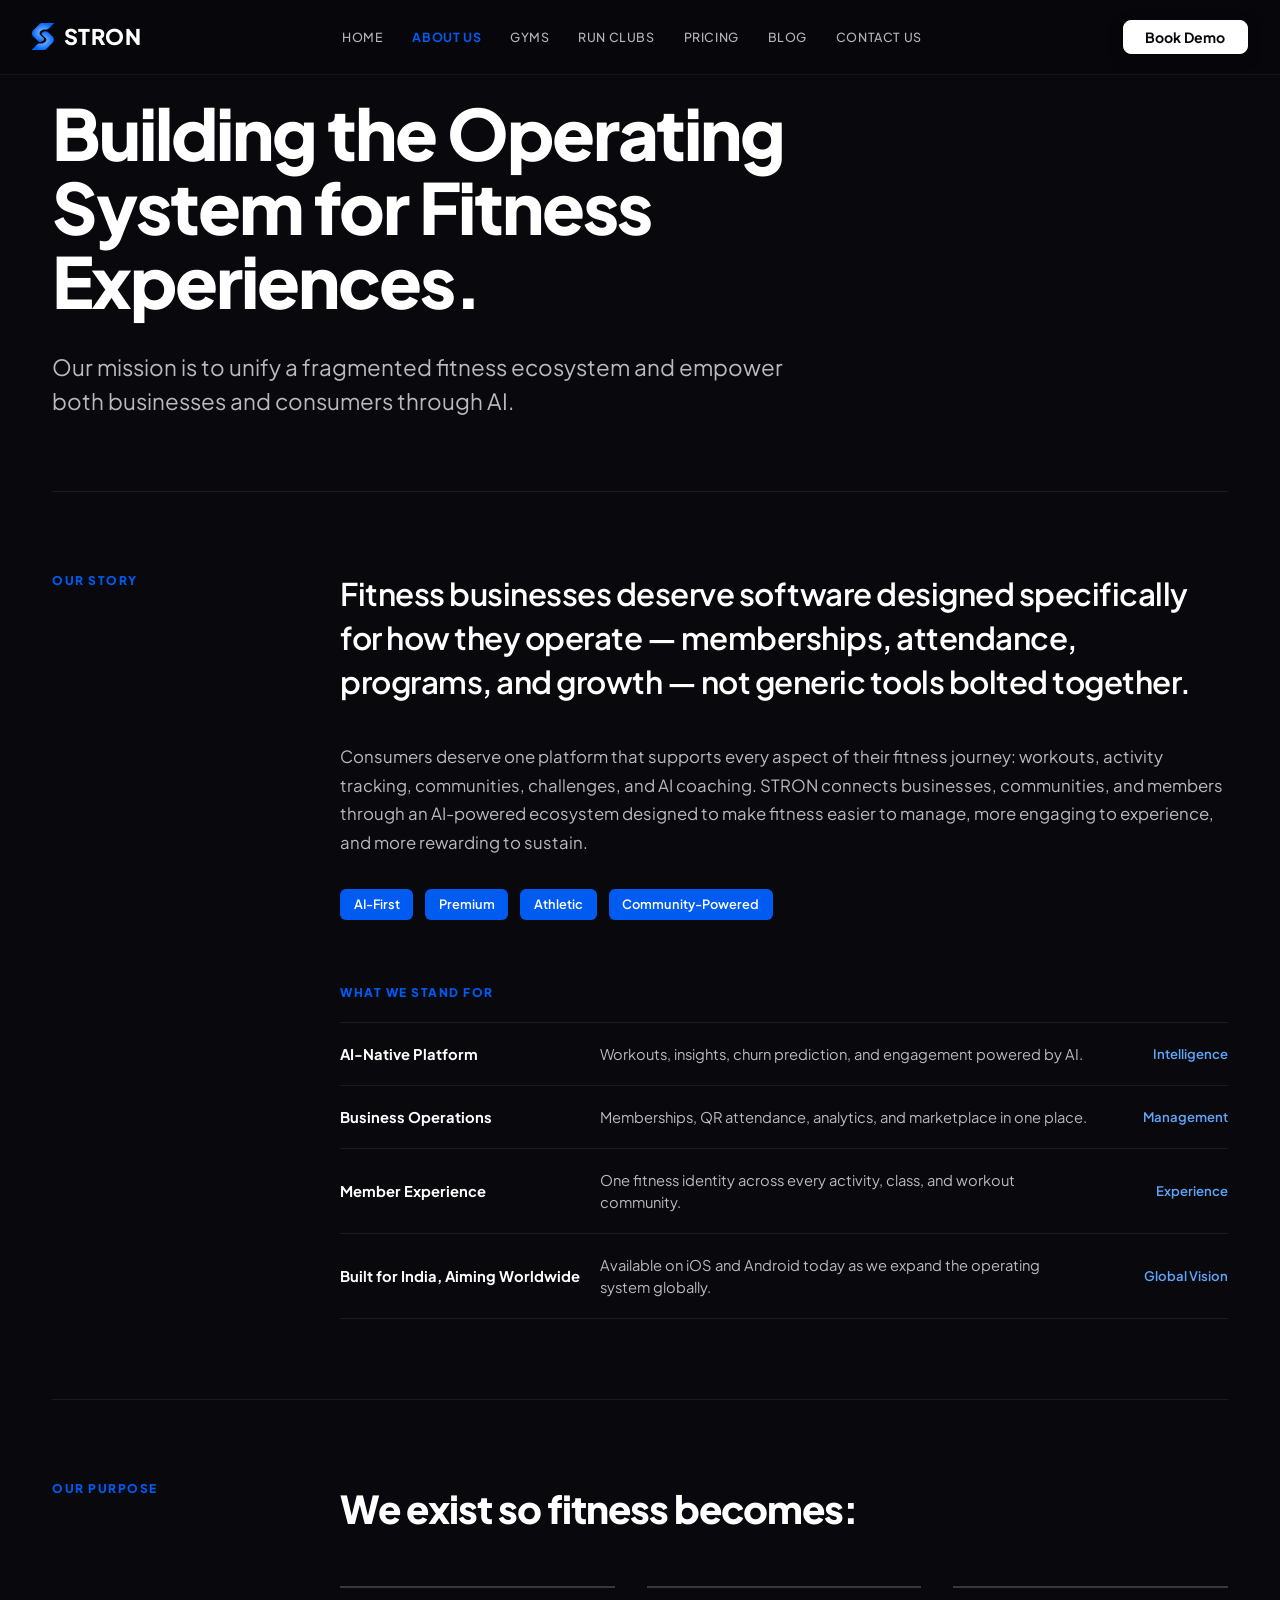
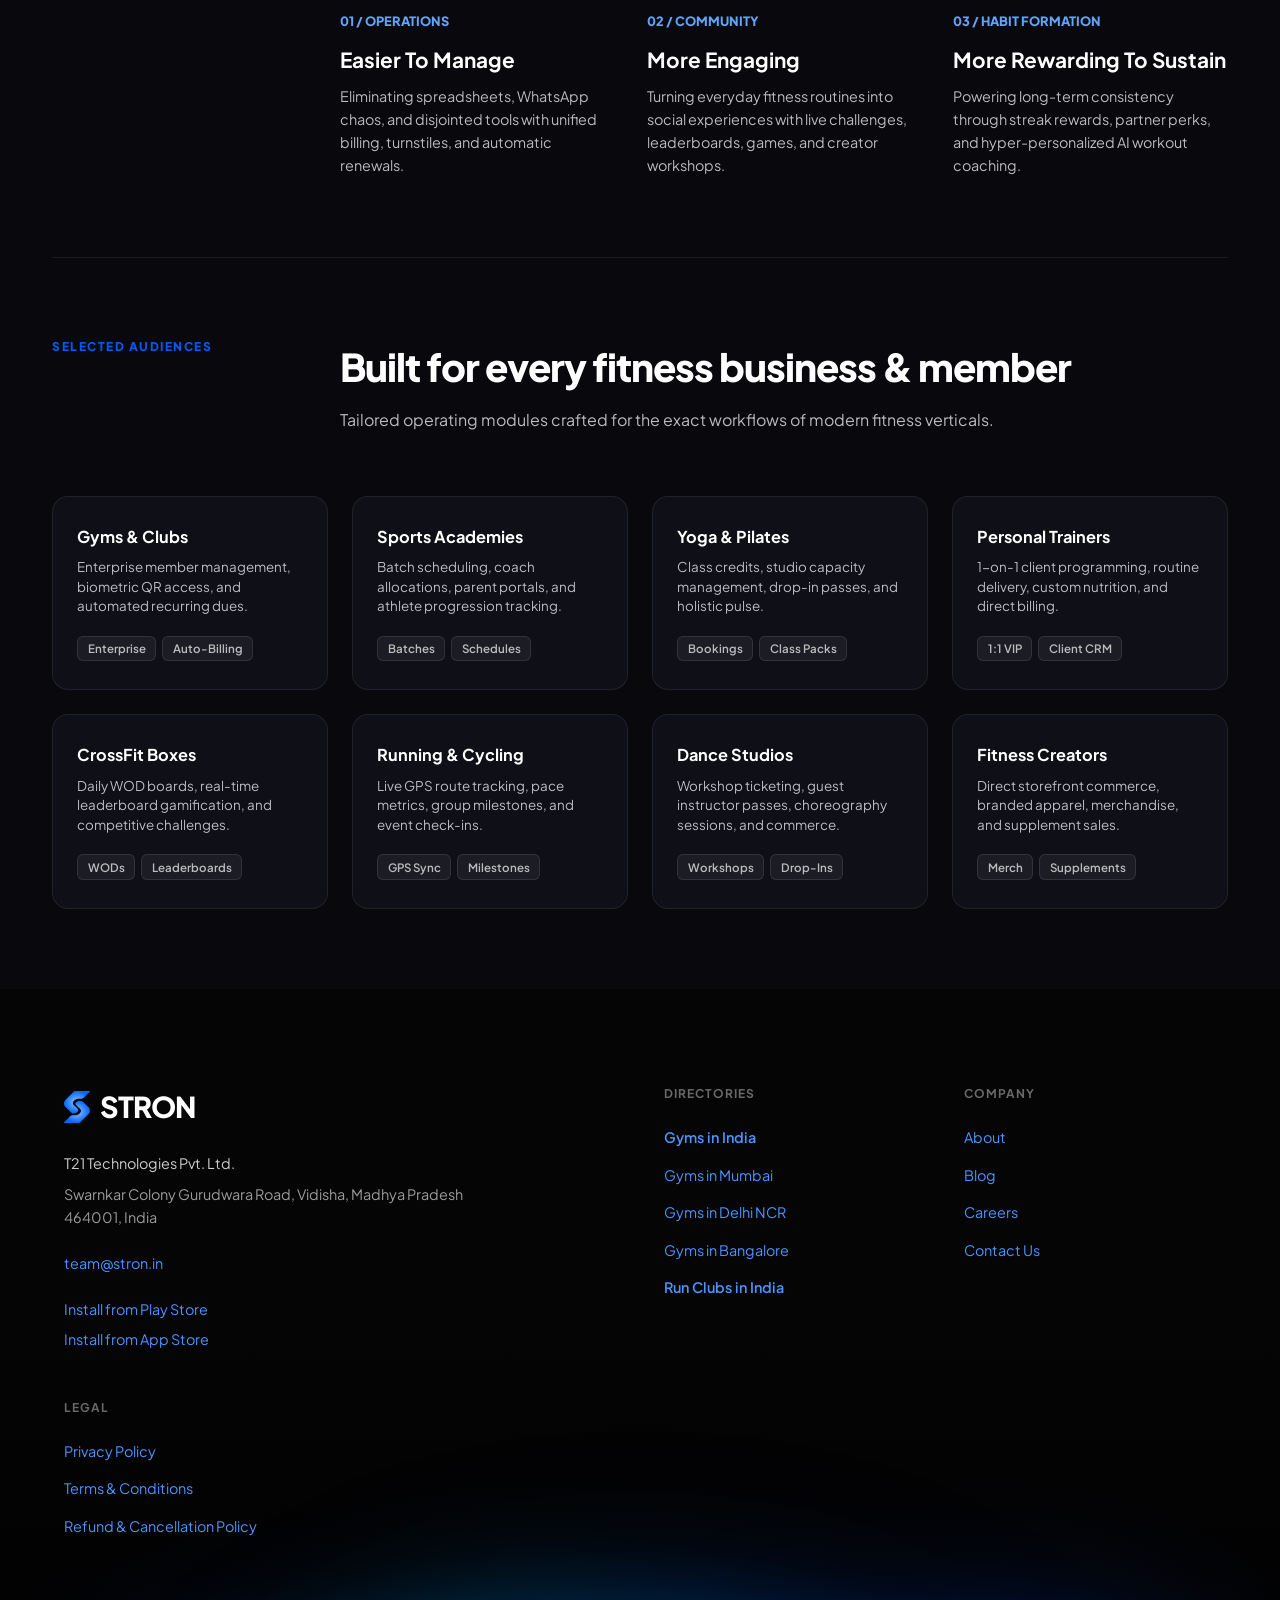
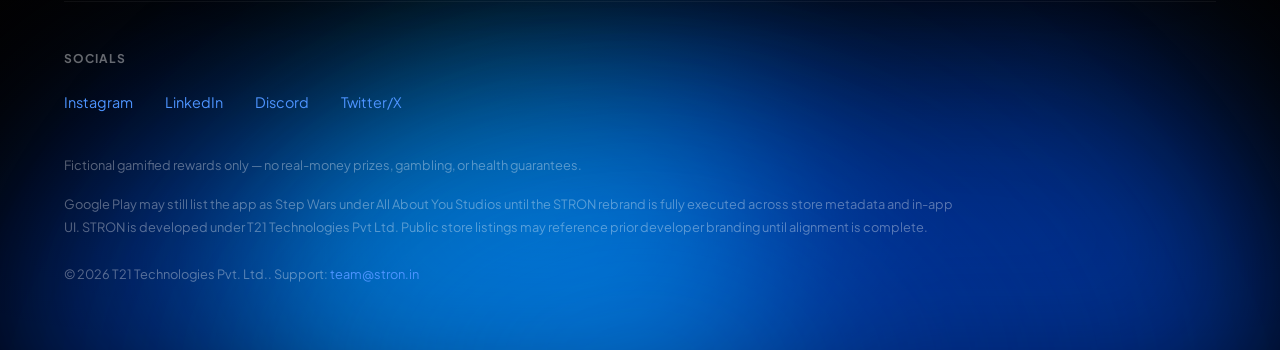
<file: about.html>
<!DOCTYPE html>
<html lang="en">
<head>
    <meta charset="UTF-8">
    <meta name="viewport" content="width=device-width, initial-scale=1.0">
    <title>About — STRON | The Fitness Operating Platform</title>
    <meta name="description" content="Building the Operating System for Fitness Experiences. Unifying a fragmented fitness ecosystem through AI.">

    <link rel="preconnect" href="https://fonts.googleapis.com">
    <link rel="preconnect" href="https://fonts.gstatic.com" crossorigin>
    <link href="https://fonts.googleapis.com/css2?family=Plus+Jakarta+Sans:wght@400;500;600;700;800&family=Instrument+Serif:ital@0;1&display=swap" rel="stylesheet">
    <link rel="stylesheet" href="style.css?v=2">

    <style>
        :root {
            --bg-color: #08080d;
            --card-bg: #0e0f17;
            --card-hover: #141522;
            --text-primary: #ffffff;
            --text-secondary: rgba(255, 255, 255, 0.72);
            --text-muted: rgba(255, 255, 255, 0.45);
            --border-light: rgba(255, 255, 255, 0.08);
            --accent-blue: #005bf0;
            --font-main: 'Plus Jakarta Sans', -apple-system, BlinkMacSystemFont, sans-serif;
        }

        body {
            background-color: var(--bg-color);
            color: var(--text-primary);
            font-family: var(--font-main);
            margin: 0;
            padding: 0;
            -webkit-font-smoothing: antialiased;
        }

        /* Minimal Dark Navigation */
        .about-nav {
            position: sticky;
            top: 0;
            z-index: 1000;
            background: rgba(8, 8, 13, 0.95);
            backdrop-filter: blur(14px);
            -webkit-backdrop-filter: blur(14px);
            border-bottom: 1px solid var(--border-light);
            padding: 1.1rem 2.5rem;
            display: flex;
            justify-content: space-between;
            align-items: center;
        }

        .about-nav-logo {
            font-size: 1.15rem;
            font-weight: 800;
            letter-spacing: -0.5px;
            color: #ffffff;
            text-decoration: none;
            display: inline-flex;
            align-items: center;
            gap: 8px;
        }

        .about-nav-links {
            display: flex;
            align-items: center;
            gap: 2rem;
        }

        .about-nav-link {
            font-size: 0.82rem;
            font-weight: 600;
            color: var(--text-muted);
            text-decoration: none;
            letter-spacing: 0.5px;
            transition: color 0.2s ease;
        }

        .about-nav-link:hover, .about-nav-link.active {
            color: #ffffff;
        }

        .about-nav-cta {
            display: flex;
            align-items: center;
            gap: 10px;
        }

        .btn-white-pill {
            background: #ffffff;
            color: #08080d;
            border-radius: 999px;
            padding: 0.55rem 1.35rem;
            font-size: 0.82rem;
            font-weight: 700;
            text-decoration: none;
            display: inline-flex;
            align-items: center;
            gap: 6px;
            border: none;
            transition: all 0.2s ease;
        }

        .btn-white-pill:hover {
            background: #e2e8f0;
            transform: translateY(-1px);
        }

        /* Container */
        .editorial-container {
            max-width: 1240px;
            margin: 0 auto;
            padding: 0 2rem;
        }

        /* Section Layouts */
        .editorial-section {
            padding: 5rem 0;
            border-bottom: 1px solid var(--border-light);
        }

        .editorial-section:last-child {
            border-bottom: none;
        }

        .section-label {
            font-size: 0.75rem;
            font-weight: 800;
            letter-spacing: 1.5px;
            color: #005bf0;
            text-transform: uppercase;
            margin-bottom: 1.5rem;
            display: block;
        }

        /* Hero Header */
        .hero-statement {
            font-size: clamp(2.5rem, 5.5vw, 4.5rem);
            font-weight: 800;
            line-height: 1.05;
            letter-spacing: -2px;
            margin: 0 0 2rem 0;
            color: #ffffff;
            max-width: 980px;
        }

        .hero-lead {
            font-size: clamp(1.1rem, 2vw, 1.4rem);
            line-height: 1.55;
            color: var(--text-secondary);
            max-width: 780px;
            margin: 0;
            font-weight: 400;
        }

        /* Outcomes / Metrics Grid (Dark Theme) */
        .outcomes-grid {
            display: grid;
            grid-template-columns: repeat(4, 1fr);
            border-top: 1px solid var(--border-light);
            border-left: 1px solid var(--border-light);
            margin-top: 2.5rem;
        }

        .outcome-col {
            border-right: 1px solid var(--border-light);
            border-bottom: 1px solid var(--border-light);
            padding: 3rem 2rem 2.5rem 2rem;
            display: flex;
            flex-direction: column;
            justify-content: space-between;
            min-height: 280px;
            background: var(--card-bg);
            transition: background 0.2s ease;
        }

        .outcome-col:hover {
            background: var(--card-hover);
        }

        .outcome-col-header {
            font-size: 0.8rem;
            font-weight: 700;
            color: var(--text-muted);
            letter-spacing: 0.5px;
            display: flex;
            align-items: center;
            justify-content: space-between;
        }

        .outcome-number {
            font-size: clamp(3rem, 4.5vw, 4.2rem);
            font-weight: 800;
            line-height: 1;
            letter-spacing: -2px;
            color: #ffffff;
            margin: 2rem 0 0.5rem 0;
        }

        .outcome-desc {
            font-size: 0.88rem;
            line-height: 1.45;
            color: var(--text-secondary);
            margin: 0;
            font-weight: 400;
        }

        /* 2-Column Asymmetric Row */
        .asym-row {
            display: grid;
            grid-template-columns: 240px 1fr;
            gap: 3rem;
        }

        .statement-text {
            font-size: clamp(1.4rem, 2.5vw, 1.95rem);
            font-weight: 600;
            line-height: 1.4;
            letter-spacing: -0.5px;
            color: #ffffff;
            margin-bottom: 2.5rem;
        }

        /* Directory / Tabular Roster */
        .roster-table {
            width: 100%;
            border-top: 1px solid var(--border-light);
        }

        .roster-row {
            display: grid;
            grid-template-columns: 260px 1fr 140px;
            padding: 1.25rem 0;
            border-bottom: 1px solid var(--border-light);
            font-size: 0.92rem;
            align-items: center;
            transition: background 0.15s ease;
        }

        .roster-row:hover {
            background: rgba(255, 255, 255, 0.03);
        }

        .roster-title {
            font-weight: 700;
            color: #ffffff;
        }

        .roster-desc {
            color: var(--text-secondary);
            font-weight: 400;
        }

        .roster-tag {
            color: #60a5fa;
            text-align: right;
            font-size: 0.82rem;
            font-weight: 600;
        }

        /* Selected Audiences Grid (Dark Theme) */
        .clients-grid {
            display: grid;
            grid-template-columns: repeat(4, 1fr);
            gap: 1.5rem;
            margin-top: 1rem;
        }

        .client-card {
            background: var(--card-bg);
            border: 1px solid var(--border-light);
            border-radius: 16px;
            padding: 1.75rem 1.5rem;
            display: flex;
            flex-direction: column;
            justify-content: space-between;
            min-height: 190px;
            transition: transform 0.2s ease, border-color 0.2s ease, box-shadow 0.2s ease;
        }

        .client-card:hover {
            border-color: rgba(255, 255, 255, 0.2);
            background: var(--card-hover);
            transform: translateY(-2px);
            box-shadow: 0 10px 30px rgba(0,0,0,0.5);
        }

        .client-icon-title {
            display: flex;
            align-items: center;
            gap: 8px;
            font-weight: 700;
            font-size: 1.02rem;
            color: #ffffff;
            margin-bottom: 0.5rem;
        }

        .client-card p {
            font-size: 0.84rem;
            line-height: 1.45;
            color: var(--text-secondary);
            margin: 0 0 1.25rem 0;
            font-weight: 400;
        }

        .client-tags {
            display: flex;
            flex-wrap: wrap;
            gap: 6px;
        }

        .client-tag {
            font-size: 0.72rem;
            font-weight: 600;
            background: rgba(255, 255, 255, 0.06);
            color: rgba(255, 255, 255, 0.7);
            border: 1px solid rgba(255, 255, 255, 0.1);
            padding: 0.2rem 0.6rem;
            border-radius: 6px;
        }

        /* Philosophy 3-Cols */
        .philosophy-grid {
            display: grid;
            grid-template-columns: repeat(3, 1fr);
            gap: 2rem;
        }

        .philosophy-card {
            border-top: 2px solid rgba(255, 255, 255, 0.2);
            padding-top: 1.5rem;
        }

        .philosophy-num {
            font-size: 0.8rem;
            font-weight: 800;
            color: #60a5fa;
            margin-bottom: 1rem;
            display: block;
        }

        .philosophy-title {
            font-size: 1.3rem;
            font-weight: 700;
            color: #ffffff;
            margin: 0 0 0.75rem 0;
            line-height: 1.25;
        }

        .philosophy-desc {
            font-size: 0.9rem;
            line-height: 1.6;
            color: var(--text-secondary);
            margin: 0;
        }

        /* Legal Box */
        .legal-box {
            background: #0e1019;
            border: 1px solid rgba(255, 255, 255, 0.1);
            color: #ffffff;
            border-radius: 24px;
            padding: 3.5rem;
            display: grid;
            grid-template-columns: 1.2fr 1fr;
            gap: 3rem;
            align-items: center;
        }

        /* Footer minimal */
        .editorial-footer {
            padding: 3.5rem 0 4rem 0;
            border-top: 1px solid var(--border-light);
            display: flex;
            justify-content: space-between;
            align-items: center;
            color: var(--text-muted);
            font-size: 0.82rem;
        }

        /* Mobile Responsive */
        @media (max-width: 960px) {
            .outcomes-grid { grid-template-columns: repeat(2, 1fr); }
            .clients-grid { grid-template-columns: repeat(2, 1fr); }
            .philosophy-grid { grid-template-columns: 1fr; }
            .asym-row { grid-template-columns: 1fr; gap: 1rem; }
            .legal-box { grid-template-columns: 1fr; gap: 2rem; padding: 2rem; }
            .roster-row { grid-template-columns: 1fr; gap: 0.5rem; }
            .roster-tag { text-align: left; }
            .about-nav-links { display: none; }
        }

        @media (max-width: 600px) {
            .outcomes-grid { grid-template-columns: 1fr; }
            .clients-grid { grid-template-columns: 1fr; }
            .about-nav { padding: 1rem 1.5rem; }
            .editorial-section { padding: 3.5rem 0; }
        }
    </style>
            <link rel="icon" type="image/svg+xml" href="assets/stron-logo.svg">
</head>
<body>
    <!-- Minimalist Dark Navigation Bar -->
                <!-- Top Black Navigation Bar -->
        <nav class="nav new-nav">
            <div class="nav-container">
                <a href="index.html" class="logo">
                    <svg class="logo-icon" width="22" height="27" viewBox="0 0 207 254" fill="none" xmlns="http://www.w3.org/2000/svg">
                        <g>
                            <path d="M119.61 254H2.19376C1.37286 253.073 0.592382 252.178 -0.421875 251.452V250.891C3.44531 246.013 8.56581 241.421 13.0834 237.075L31.8728 218.886C38.3569 212.604 47.3205 202.12 54.2921 197.125C57.6344 194.773 61.5206 193.311 65.5843 192.876C68.734 192.508 72.9636 192.65 76.1591 192.638C85.9774 192.605 94.4669 193.851 104.113 190.7C107.746 189.514 109.817 188.971 113.178 186.753C116.354 184.657 119.265 183.018 122 180.5C125.295 177.467 127.652 174.89 130.544 171.37C134.824 166.16 135.874 161.624 135.212 155.003C134.498 147.851 130.367 143.802 125.343 139.053C123.724 137.523 122.715 136.394 120.878 134.917C116.255 131.202 111.481 126.819 107.188 122.747C104.383 120.086 98.19 114.933 96.5099 111.966C93.3748 107.814 89.9271 103.588 90.5 98.5004C90.808 93.0054 97.5716 89.1618 101.73 85.9311C103.238 84.7593 107.549 81.9455 109.344 81.2072C116.141 78.4123 128.041 76.6711 135.212 79.0002C139.656 78.9809 146.045 81.143 149.166 83.9515C153.592 87.9066 157.954 91.933 162.25 96.0294C164.477 98.1724 166.621 100.4 168.835 102.555C170.472 104.136 172.208 105.536 173.851 107.115C180.424 113.431 186.955 119.819 193.508 126.151C195.379 127.959 197.227 129.785 198.705 131.889C204.995 140.827 207.49 151.893 205.643 162.665C203.741 173.518 199.319 180.541 191.128 187.607C190.314 188.308 189.383 189.307 188.604 190.08L167.775 210.587C157.96 220.266 148.639 229.798 138.663 239.42L131.487 246.211C128.523 249.063 126.535 251.624 122.436 252.833C121.597 253.081 120.291 253.481 119.61 254Z" fill="url(#paint0_radial_logo_nav)"/>
                            <path d="M86.3885 0H203.805C204.626 0.927005 205.406 1.82229 206.421 2.54762V3.10913C202.553 7.98727 197.433 12.5793 192.915 16.9249L174.126 35.1137C167.642 41.3963 158.678 51.8801 151.707 56.8751C148.364 59.2269 144.478 60.6892 140.414 61.1239C137.265 61.492 133.035 61.3505 129.84 61.3615C120.021 61.3953 111.532 60.1488 101.886 63.2995C98.2527 64.4864 96.1824 65.0287 92.8213 67.2471C89.6451 69.3434 86.7343 71.482 83.999 74C80.7043 77.0329 78.3469 79.1098 75.4548 82.63C71.1747 87.8398 70.1247 92.3757 70.7866 98.9974C71.5011 106.149 75.6321 110.198 80.6561 114.947C82.2749 116.477 83.2837 117.606 85.121 119.083C89.7435 122.798 94.5177 127.181 98.8107 131.253C101.616 133.914 107.809 139.067 109.489 142.034C112.624 146.186 112.995 150.333 112.422 155.42C112.114 160.915 108.427 164.838 104.269 168.069C102.761 169.241 98.4501 172.055 96.6547 172.793C89.8578 175.588 77.3399 181.262 70.169 178.933C65.7253 178.952 59.9542 172.857 56.8332 170.049C52.407 166.093 48.0452 162.067 43.7493 157.971C41.5223 155.828 39.3785 153.6 37.1642 151.445C35.5273 149.864 33.7911 148.464 32.1477 146.885C25.5751 140.569 19.0443 134.181 12.4911 127.849C10.6202 126.041 8.77172 124.215 7.29434 122.111C1.00402 113.173 -1.49052 102.107 0.356312 91.3347C2.25794 80.482 6.6798 73.459 14.8713 66.3933C15.6846 65.6917 16.6155 64.6929 17.3953 63.92L38.2243 43.413C48.0391 33.734 57.36 24.2024 67.336 14.5802L74.5115 7.78897C77.4759 4.93724 79.4642 2.37637 83.5625 1.16656C84.4022 0.918715 85.7083 0.518667 86.3885 0Z" fill="url(#paint1_radial_logo_nav)"/>
                        </g>
                        <defs>
                            <radialGradient id="paint0_radial_logo_nav" cx="0" cy="0" r="1" gradientUnits="userSpaceOnUse" gradientTransform="translate(102.908 164.26) rotate(90) scale(89.7406 103.33)">
                                <stop stop-color="#96C1FF"/>
                                <stop offset="1" stop-color="#0067FF"/>
                            </radialGradient>
                            <radialGradient id="paint1_radial_logo_nav" cx="0" cy="0" r="1" gradientUnits="userSpaceOnUse" gradientTransform="translate(103.091 89.7406) rotate(90) scale(89.7406 103.33)">
                                <stop stop-color="#96C1FF"/>
                                <stop offset="1" stop-color="#0067FF"/>
                            </radialGradient>
                        </defs>
                    </svg>
                    STRON
                </a>
                <div class="nav-links">
                    <a href="index.html" class="nav-link">HOME</a>
                    <a href="about.html" class="nav-link active">ABOUT US</a>
                    <a href="gyms.html" class="nav-link">GYMS</a>
                    <a href="run-clubs.html" class="nav-link">RUN CLUBS</a>
                    <a href="pricing.html" class="nav-link">PRICING</a>
                    <a href="blog.html" class="nav-link">BLOG</a>
                    <a href="contact.html" class="nav-link">CONTACT US</a>
                </div>
                <div class="nav-cta" style="display: flex; align-items: center;">
                <a href="contact.html" class="nav-pill-btn btn-nav-demo">
                    Book Demo
                </a>
            </div>
            <button class="mobile-menu-toggle" aria-label="Toggle menu">
                    <span></span>
                    <span></span>
                </button>
            </div>
        </nav>

    <main class="editorial-container">
        
        <!-- SECTION 1: HERO HEADER -->
        <section class="editorial-section" style="padding-top: 6rem; padding-bottom: 4.5rem;">
                        <h1 class="hero-statement">
                Building the Operating System for Fitness Experiences.
            </h1>
            <p class="hero-lead">
                Our mission is to unify a fragmented fitness ecosystem and empower both businesses and consumers through AI.
            </p>
        </section>

        <!-- SECTION 3: OUR STORY & WHAT WE STAND FOR (Editorial Two-Column Layout) -->
        <section class="editorial-section">
            <div class="asym-row">
                <div>
                    <span class="section-label">OUR STORY</span>
                </div>
                <div>
                    <div class="statement-text">
                        Fitness businesses deserve software designed specifically for how they operate — memberships, attendance, programs, and growth — not generic tools bolted together.
                    </div>
                    <p style="font-size: 1.05rem; line-height: 1.7; color: var(--text-secondary); margin-bottom: 2rem;">
                        Consumers deserve one platform that supports every aspect of their fitness journey: workouts, activity tracking, communities, challenges, and AI coaching. STRON connects businesses, communities, and members through an AI-powered ecosystem designed to make fitness easier to manage, more engaging to experience, and more rewarding to sustain.
                    </p>
                    
                    <div style="display: flex; gap: 12px; margin-bottom: 4rem; flex-wrap: wrap;">
                        <span class="client-tag" style="padding: 0.35rem 0.85rem; font-size: 0.8rem; background: #005bf0; color: #fff; border: none;">AI-First</span>
                        <span class="client-tag" style="padding: 0.35rem 0.85rem; font-size: 0.8rem; background: #005bf0; color: #fff; border: none;">Premium</span>
                        <span class="client-tag" style="padding: 0.35rem 0.85rem; font-size: 0.8rem; background: #005bf0; color: #fff; border: none;">Athletic</span>
                        <span class="client-tag" style="padding: 0.35rem 0.85rem; font-size: 0.8rem; background: #005bf0; color: #fff; border: none;">Community-Powered</span>
                    </div>

                    <!-- Tabular Directory Structure (What We Stand For) -->
                    <span class="section-label" style="margin-bottom: 1.25rem;">WHAT WE STAND FOR</span>
                    <div class="roster-table">
                        
                        <div class="roster-row">
                            <span class="roster-title">AI-Native Platform</span>
                            <span class="roster-desc">Workouts, insights, churn prediction, and engagement powered by AI.</span>
                            <span class="roster-tag">Intelligence</span>
                        </div>

                        <div class="roster-row">
                            <span class="roster-title">Business Operations</span>
                            <span class="roster-desc">Memberships, QR attendance, analytics, and marketplace in one place.</span>
                            <span class="roster-tag">Management</span>
                        </div>

                        <div class="roster-row">
                            <span class="roster-title">Member Experience</span>
                            <span class="roster-desc">One fitness identity across every activity, class, and workout community.</span>
                            <span class="roster-tag">Experience</span>
                        </div>

                        <div class="roster-row">
                            <span class="roster-title">Built for India, Aiming Worldwide</span>
                            <span class="roster-desc">Available on iOS and Android today as we expand the operating system globally.</span>
                            <span class="roster-tag">Global Vision</span>
                        </div>

                    </div>
                </div>
            </div>
        </section>

        <!-- SECTION 4: OUR PHILOSOPHY (3 Core Pillars) -->
        <section class="editorial-section">
            <div class="asym-row">
                <div>
                    <span class="section-label">OUR PURPOSE</span>
                </div>
                <div>
                    <h2 style="font-size: clamp(1.8rem, 3.2vw, 2.4rem); font-weight: 800; letter-spacing: -1px; margin: 0 0 3rem 0; color: #ffffff;">
                        We exist so fitness becomes:
                    </h2>

                    <div class="philosophy-grid">
                        <div class="philosophy-card">
                            <span class="philosophy-num">01 / OPERATIONS</span>
                            <h3 class="philosophy-title">Easier To Manage</h3>
                            <p class="philosophy-desc">Eliminating spreadsheets, WhatsApp chaos, and disjointed tools with unified billing, turnstiles, and automatic renewals.</p>
                        </div>

                        <div class="philosophy-card">
                            <span class="philosophy-num">02 / COMMUNITY</span>
                            <h3 class="philosophy-title">More Engaging</h3>
                            <p class="philosophy-desc">Turning everyday fitness routines into social experiences with live challenges, leaderboards, games, and creator workshops.</p>
                        </div>

                        <div class="philosophy-card">
                            <span class="philosophy-num">03 / HABIT FORMATION</span>
                            <h3 class="philosophy-title">More Rewarding To Sustain</h3>
                            <p class="philosophy-desc">Powering long-term consistency through streak rewards, partner perks, and hyper-personalized AI workout coaching.</p>
                        </div>
                    </div>
                </div>
            </div>
        </section>

        <!-- SECTION 5: BUILT FOR EVERY FITNESS SEGMENT (Selected Audiences Grid) -->
        <section class="editorial-section">
            <div class="asym-row" style="margin-bottom: 2rem;">
                <div>
                    <span class="section-label">SELECTED AUDIENCES</span>
                </div>
                <div>
                    <h2 style="font-size: clamp(1.8rem, 3.2vw, 2.4rem); font-weight: 800; letter-spacing: -1px; margin: 0 0 0.75rem 0; color: #ffffff;">
                        Built for every fitness business & member
                    </h2>
                    <p style="font-size: 1rem; color: var(--text-secondary); margin: 0 0 2rem 0;">
                        Tailored operating modules crafted for the exact workflows of modern fitness verticals.
                    </p>
                </div>
            </div>

            <div class="clients-grid">
                <!-- Card 1 -->
                <div class="client-card">
                    <div>
                        <div class="client-icon-title">Gyms & Clubs</div>
                        <p>Enterprise member management, biometric QR access, and automated recurring dues.</p>
                    </div>
                    <div class="client-tags">
                        <span class="client-tag">Enterprise</span>
                        <span class="client-tag">Auto-Billing</span>
                    </div>
                </div>

                <!-- Card 2 -->
                <div class="client-card">
                    <div>
                        <div class="client-icon-title">Sports Academies</div>
                        <p>Batch scheduling, coach allocations, parent portals, and athlete progression tracking.</p>
                    </div>
                    <div class="client-tags">
                        <span class="client-tag">Batches</span>
                        <span class="client-tag">Schedules</span>
                    </div>
                </div>

                <!-- Card 3 -->
                <div class="client-card">
                    <div>
                        <div class="client-icon-title">Yoga & Pilates</div>
                        <p>Class credits, studio capacity management, drop-in passes, and holistic pulse.</p>
                    </div>
                    <div class="client-tags">
                        <span class="client-tag">Bookings</span>
                        <span class="client-tag">Class Packs</span>
                    </div>
                </div>

                <!-- Card 4 -->
                <div class="client-card">
                    <div>
                        <div class="client-icon-title">Personal Trainers</div>
                        <p>1-on-1 client programming, routine delivery, custom nutrition, and direct billing.</p>
                    </div>
                    <div class="client-tags">
                        <span class="client-tag">1:1 VIP</span>
                        <span class="client-tag">Client CRM</span>
                    </div>
                </div>

                <!-- Card 5 -->
                <div class="client-card">
                    <div>
                        <div class="client-icon-title">CrossFit Boxes</div>
                        <p>Daily WOD boards, real-time leaderboard gamification, and competitive challenges.</p>
                    </div>
                    <div class="client-tags">
                        <span class="client-tag">WODs</span>
                        <span class="client-tag">Leaderboards</span>
                    </div>
                </div>

                <!-- Card 6 -->
                <div class="client-card">
                    <div>
                        <div class="client-icon-title">Running & Cycling</div>
                        <p>Live GPS route tracking, pace metrics, group milestones, and event check-ins.</p>
                    </div>
                    <div class="client-tags">
                        <span class="client-tag">GPS Sync</span>
                        <span class="client-tag">Milestones</span>
                    </div>
                </div>

                <!-- Card 7 -->
                <div class="client-card">
                    <div>
                        <div class="client-icon-title">Dance Studios</div>
                        <p>Workshop ticketing, guest instructor passes, choreography sessions, and commerce.</p>
                    </div>
                    <div class="client-tags">
                        <span class="client-tag">Workshops</span>
                        <span class="client-tag">Drop-Ins</span>
                    </div>
                </div>

                <!-- Card 8 -->
                <div class="client-card">
                    <div>
                        <div class="client-icon-title">Fitness Creators</div>
                        <p>Direct storefront commerce, branded apparel, merchandise, and supplement sales.</p>
                    </div>
                    <div class="client-tags">
                        <span class="client-tag">Merch</span>
                        <span class="client-tag">Supplements</span>
                    </div>
                </div>
            </div>
        </section>

        </main>

        <footer id="contact" class="new-footer" style="padding: 6rem 4rem 4rem 4rem; min-height: 60vh; display: flex; flex-direction: column; justify-content: flex-end; position: relative; overflow: hidden; background: #000;">
        <div class="footer-blob-container">
            <div class="footer-blob footer-blob-1"></div>
            <div class="footer-blob footer-blob-2"></div>
            <div class="footer-blob footer-blob-3"></div>
            <div class="footer-blob footer-blob-4"></div>
        </div>
        <div class="footer-blobs-overlay"></div>
        <div class="footer-glow"></div>
        
        <div class="footer-content" style="position: relative; z-index: 10; max-width: 1200px; margin: 0 auto; width: 100%; display: flex; flex-direction: column; gap: 4rem;">
            
            <!-- Top 4 Columns -->
            <div style="display: grid; grid-template-columns: repeat(auto-fit, minmax(200px, 1fr)); gap: 3rem;">
                <!-- Col 1 -->
                <div style="grid-column: span 2;">
                    <div style="display: inline-flex; align-items: center; gap: 10px; font-size: 1.8rem; font-weight: 800; letter-spacing: -1px; margin-bottom: 1.5rem; color: #fff;">
                        <svg width="26" height="32" viewBox="0 0 207 254" fill="none" xmlns="http://www.w3.org/2000/svg">
                            <path d="M119.61 254H2.19376C1.37286 253.073 0.592382 252.178 -0.421875 251.452V250.891C3.44531 246.013 8.56581 241.421 13.0834 237.075L31.8728 218.886C38.3569 212.604 47.3205 202.12 54.2921 197.125C57.6344 194.773 61.5206 193.311 65.5843 192.876C68.734 192.508 72.9636 192.65 76.1591 192.638C85.9774 192.605 94.4669 193.851 104.113 190.7C107.746 189.514 109.817 188.971 113.178 186.753C116.354 184.657 119.265 183.018 122 180.5C125.295 177.467 127.652 174.89 130.544 171.37C134.824 166.16 135.874 161.624 135.212 155.003C134.498 147.851 130.367 143.802 125.343 139.053C123.724 137.523 122.715 136.394 120.878 134.917C116.255 131.202 111.481 126.819 107.188 122.747C104.383 120.086 98.19 114.933 96.5099 111.966C93.3748 107.814 89.9271 103.588 90.5 98.5004C90.808 93.0054 97.5716 89.1618 101.73 85.9311C103.238 84.7593 107.549 81.9455 109.344 81.2072C116.141 78.4123 128.041 76.6711 135.212 79.0002C139.656 78.9809 146.045 81.143 149.166 83.9515C153.592 87.9066 157.954 91.933 162.25 96.0294C164.477 98.1724 166.621 100.4 168.835 102.555C170.472 104.136 172.208 105.536 173.851 107.115C180.424 113.431 186.955 119.819 193.508 126.151C195.379 127.959 197.227 129.785 198.705 131.889C204.995 140.827 207.49 151.893 205.643 162.665C203.741 173.518 199.319 180.541 191.128 187.607C190.314 188.308 189.383 189.307 188.604 190.08L167.775 210.587C157.96 220.266 148.639 229.798 138.663 239.42L131.487 246.211C128.523 249.063 126.535 251.624 122.436 252.833C121.597 253.081 120.291 253.481 119.61 254Z" fill="url(#paint0_radial_logo_ft)"/>
                            <path d="M86.3885 0H203.805C204.626 0.927005 205.406 1.82229 206.421 2.54762V3.10913C202.553 7.98727 197.433 12.5793 192.915 16.9249L174.126 35.1137C167.642 41.3963 158.678 51.8801 151.707 56.8751C148.364 59.2269 144.478 60.6892 140.414 61.1239C137.265 61.492 133.035 61.3505 129.84 61.3615C120.021 61.3953 111.532 60.1488 101.886 63.2995C98.2527 64.4864 96.1824 65.0287 92.8213 67.2471C89.6451 69.3434 86.7343 71.482 83.999 74C80.7043 77.0329 78.3469 79.1098 75.4548 82.63C71.1747 87.8398 70.1247 92.3757 70.7866 98.9974C71.5011 106.149 75.6321 110.198 80.6561 114.947C82.2749 116.477 83.2837 117.606 85.121 119.083C89.7435 122.798 94.5177 127.181 98.8107 131.253C101.616 133.914 107.809 139.067 109.489 142.034C112.624 146.186 112.995 150.333 112.422 155.42C112.114 160.915 108.427 164.838 104.269 168.069C102.761 169.241 98.4501 172.055 96.6547 172.793C89.8578 175.588 77.3399 181.262 70.169 178.933C65.7253 178.952 59.9542 172.857 56.8332 170.049C52.407 166.093 48.0452 162.067 43.7493 157.971C41.5223 155.828 39.3785 153.6 37.1642 151.445C35.5273 149.864 33.7911 148.464 32.1477 146.885C25.5751 140.569 19.0443 134.181 12.4911 127.849C10.6202 126.041 8.77172 124.215 7.29434 122.111C1.00402 113.173 -1.49052 102.107 0.356312 91.3347C2.25794 80.482 6.6798 73.459 14.8713 66.3933C15.6846 65.6917 16.6155 64.6929 17.3953 63.92L38.2243 43.413C48.0391 33.734 57.36 24.2024 67.336 14.5802L74.5115 7.78897C77.4759 4.93724 79.4642 2.37637 83.5625 1.16656C84.4022 0.918715 85.7083 0.518667 86.3885 0Z" fill="url(#paint1_radial_logo_ft)"/>
                        <defs>
                            <radialGradient id="paint0_radial_logo_ft" cx="0" cy="0" r="1" gradientUnits="userSpaceOnUse" gradientTransform="translate(102.908 164.26) rotate(90) scale(89.7406 103.33)">
                                <stop stop-color="#96C1FF"/>
                                <stop offset="1" stop-color="#0067FF"/>
                            </radialGradient>
                            <radialGradient id="paint1_radial_logo_ft" cx="0" cy="0" r="1" gradientUnits="userSpaceOnUse" gradientTransform="translate(103.091 89.7406) rotate(90) scale(89.7406 103.33)">
                                <stop stop-color="#96C1FF"/>
                                <stop offset="1" stop-color="#0067FF"/>
                            </radialGradient>
                        </defs>
                    </svg>
                    STRON
                </div>
                    <div style="color: rgba(255,255,255,0.6); font-size: 0.9rem; line-height: 1.6; margin-bottom: 1.5rem;">
                        <div style="color: rgba(255,255,255,0.8); margin-bottom: 0.5rem;">T21 Technologies Pvt. Ltd.</div>
                        Swarnkar Colony Gurudwara Road, Vidisha, Madhya Pradesh<br>
                        464001, India<br><br>
                        <a href="mailto:team@stron.in" style="color: #4d94ff; text-decoration: none;">team@stron.in</a>
                    </div>
                    <div style="display: flex; flex-direction: column; gap: 0.5rem;">
                        <a href="https://play.google.com/store/apps/details?id=com.stepwars.stepwarsnew_app" target="_blank" style="color: #4d94ff; text-decoration: none; font-size: 0.9rem;">Install from Play Store</a>
                        <a href="https://apps.apple.com" target="_blank" style="color: #4d94ff; text-decoration: none; font-size: 0.9rem;">Install from App Store</a>
                    </div>
                </div>

                <!-- Col 2: Directories -->
                <div>
                    <div style="font-size: 0.75rem; font-weight: 700; color: rgba(255,255,255,0.4); letter-spacing: 1px; margin-bottom: 1.5rem; text-transform: uppercase;">Directories</div>
                    <div style="display: flex; flex-direction: column; gap: 1rem;">
                        <a href="gyms.html" style="color: #4d94ff; text-decoration: none; font-size: 0.9rem; font-weight: 600;">Gyms in India</a>
                        <a href="gyms-mumbai.html" style="color: #4d94ff; text-decoration: none; font-size: 0.9rem;">Gyms in Mumbai</a>
                        <a href="gyms-delhi.html" style="color: #4d94ff; text-decoration: none; font-size: 0.9rem;">Gyms in Delhi NCR</a>
                        <a href="gyms-bangalore.html" style="color: #4d94ff; text-decoration: none; font-size: 0.9rem;">Gyms in Bangalore</a>
                        <a href="run-clubs.html" style="color: #4d94ff; text-decoration: none; font-size: 0.9rem; font-weight: 600;">Run Clubs in India</a>
                    </div>
                </div>

                <!-- Col 3 -->
                <div>
                    <div style="font-size: 0.75rem; font-weight: 700; color: rgba(255,255,255,0.4); letter-spacing: 1px; margin-bottom: 1.5rem; text-transform: uppercase;">Company</div>
                    <div style="display: flex; flex-direction: column; gap: 1rem;">
                        <a href="about.html" style="color: #4d94ff; text-decoration: none; font-size: 0.9rem;">About</a>
                        <a href="blog.html" style="color: #4d94ff; text-decoration: none; font-size: 0.9rem;">Blog</a>
                        <a href="#" style="color: #4d94ff; text-decoration: none; font-size: 0.9rem;">Careers</a>
                        <a href="contact.html" style="color: #4d94ff; text-decoration: none; font-size: 0.9rem;">Contact Us</a>
                    </div>
                </div>

                <!-- Col 4 -->
                <div>
                    <div style="font-size: 0.75rem; font-weight: 700; color: rgba(255,255,255,0.4); letter-spacing: 1px; margin-bottom: 1.5rem; text-transform: uppercase;">Legal</div>
                    <div style="display: flex; flex-direction: column; gap: 1rem;">
                        <a href="#" style="color: #4d94ff; text-decoration: none; font-size: 0.9rem;">Privacy Policy</a>
                        <a href="#" style="color: #4d94ff; text-decoration: none; font-size: 0.9rem;">Terms & Conditions</a>
                        <a href="#" style="color: #4d94ff; text-decoration: none; font-size: 0.9rem;">Refund & Cancellation Policy</a>
                    </div>
                </div>
            </div>

            <!-- Bottom Info -->
            <div style="display: flex; flex-direction: column; gap: 2.5rem; border-top: 1px solid rgba(255,255,255,0.05); padding-top: 3rem;">
                <div>
                    <div style="font-size: 0.75rem; font-weight: 700; color: rgba(255,255,255,0.4); letter-spacing: 1px; margin-bottom: 1.5rem; text-transform: uppercase;">Socials</div>
                    <div style="display: flex; gap: 2rem;">
                        <a href="#" style="color: #4d94ff; text-decoration: none; font-size: 0.9rem;">Instagram</a>
                        <a href="#" style="color: #4d94ff; text-decoration: none; font-size: 0.9rem;">LinkedIn</a>
                        <a href="#" style="color: #4d94ff; text-decoration: none; font-size: 0.9rem;">Discord</a>
                        <a href="#" style="color: #4d94ff; text-decoration: none; font-size: 0.9rem;">Twitter/X</a>
                    </div>
                </div>
                
                <div style="color: rgba(255,255,255,0.35); font-size: 0.8rem; line-height: 1.8; max-width: 900px;">
                    <p style="margin-bottom: 1rem;">Fictional gamified rewards only — no real-money prizes, gambling, or health guarantees.</p>
                    <p style="margin-bottom: 1.5rem;">Google Play may still list the app as Step Wars under All About You Studios until the STRON rebrand is fully executed across store metadata and in-app UI. STRON is developed under T21 Technologies Pvt Ltd. Public store listings may reference prior developer branding until alignment is complete.</p>
                    <p>© 2026 T21 Technologies Pvt. Ltd.. Support: <a href="mailto:team@stron.in" style="color: #4d94ff; text-decoration: none;">team@stron.in</a></p>
                </div>
            </div>

        </div>
    </footer>

        <script src="script.js?v=11"></script>
</body>
</html>
</file>
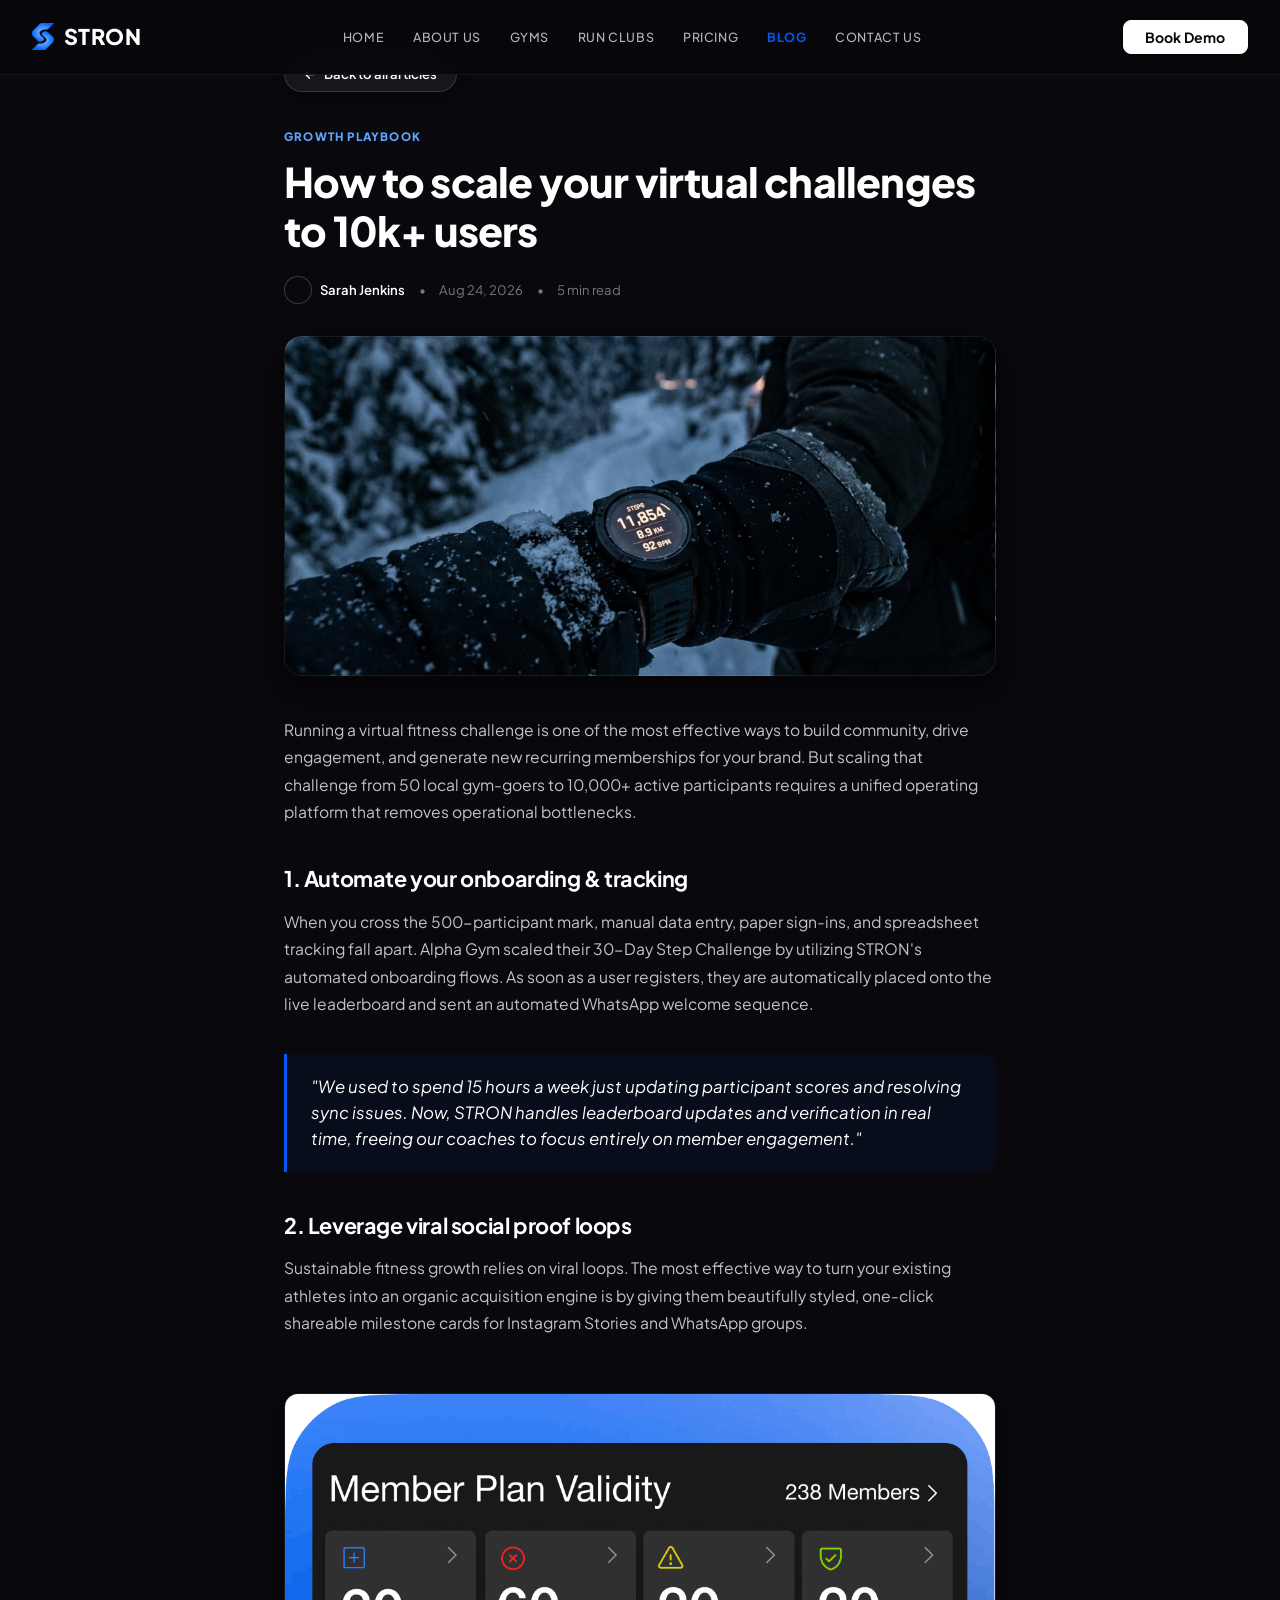
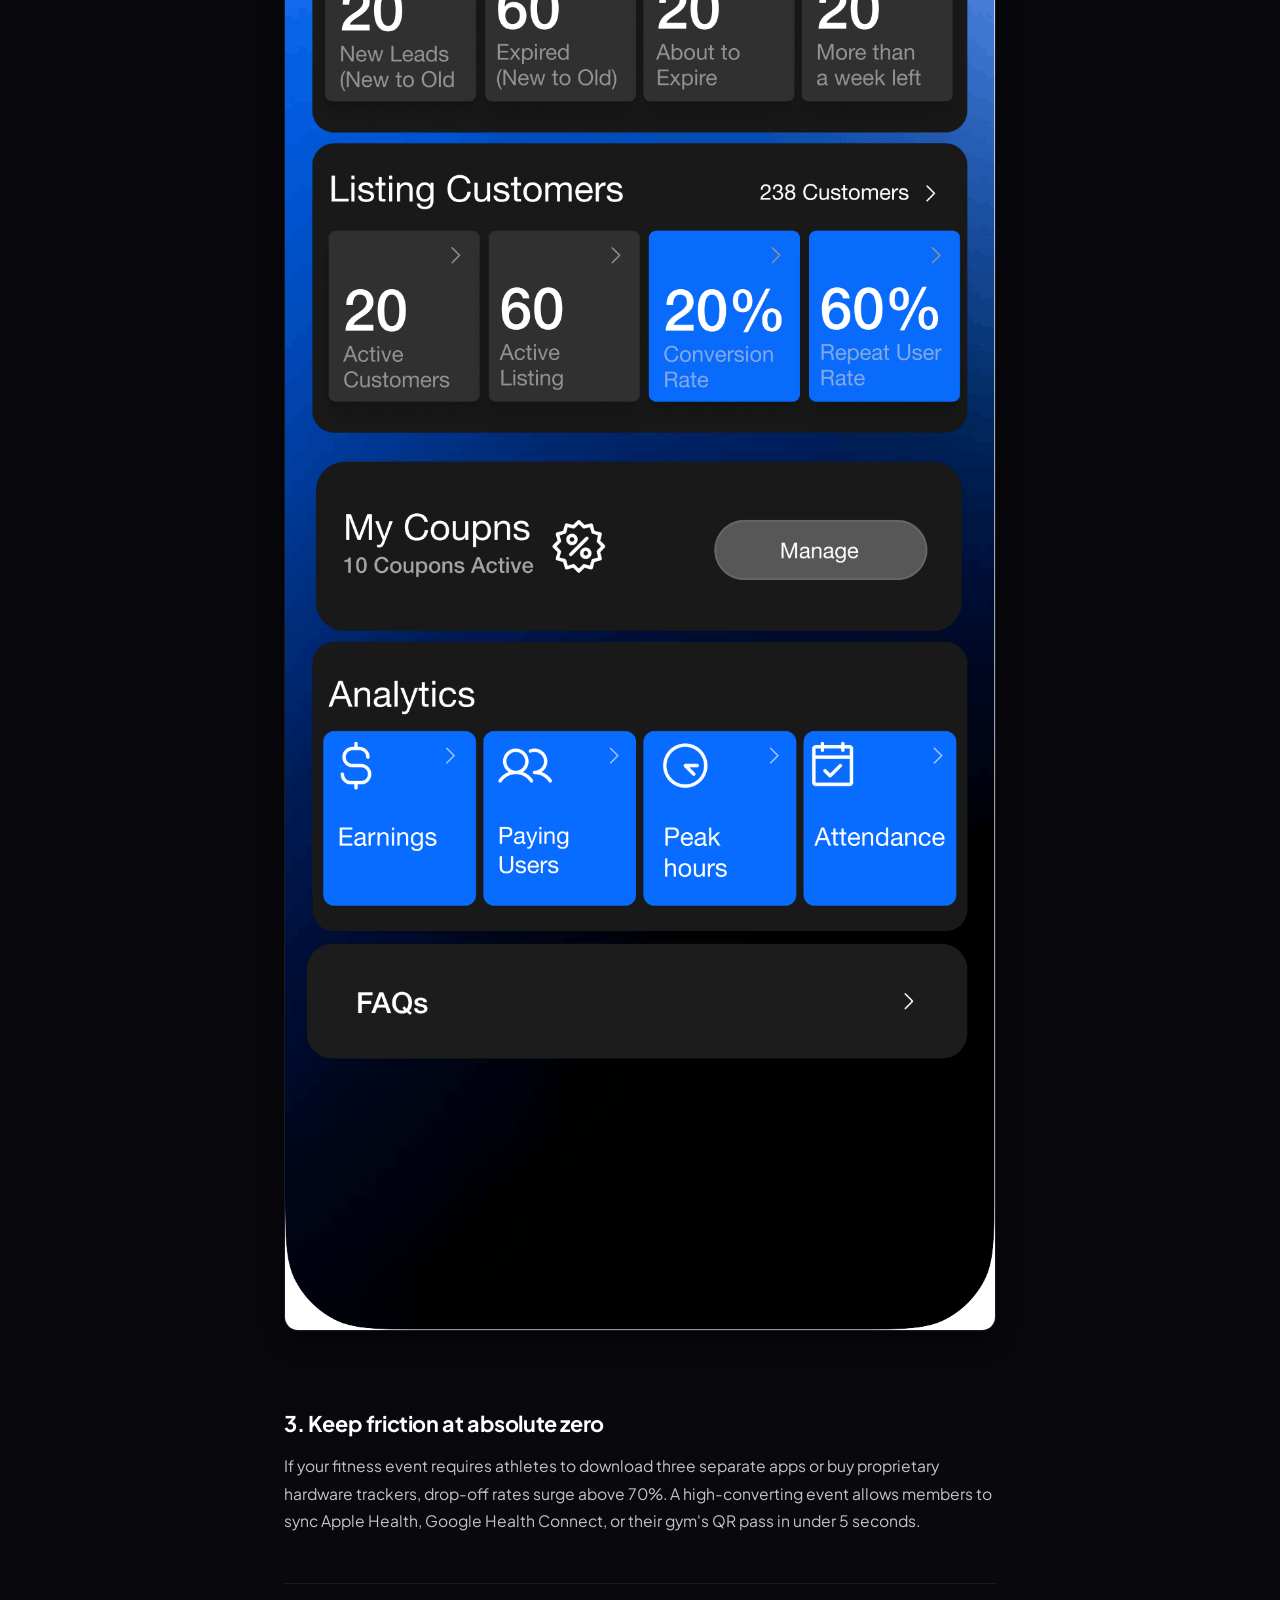
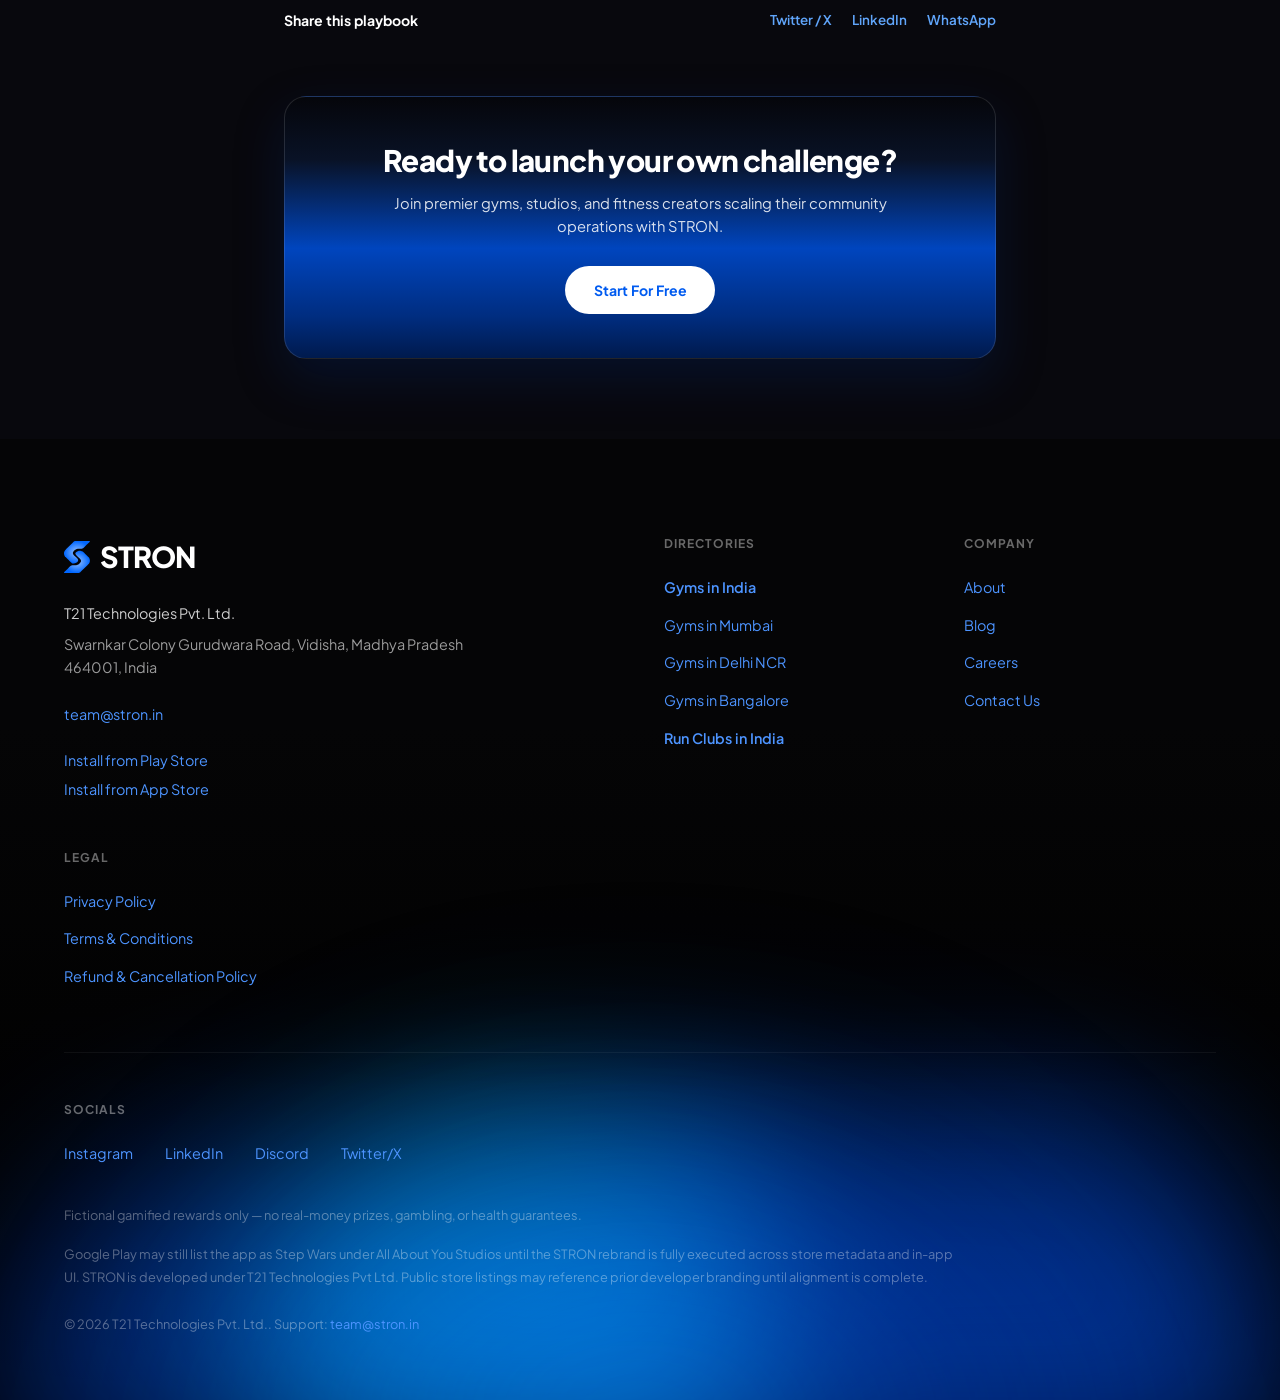
<file: blog-post.html>
<!DOCTYPE html>
<html lang="en">
<head>
    <meta charset="UTF-8">
    <meta name="viewport" content="width=device-width, initial-scale=1.0">
    <title>How to scale your virtual challenges to 10k+ users — STRON Blog</title>
    <meta name="description" content="Learn the exact playbook Alpha Gym used to create a viral step challenge that reached across the globe.">

    <link rel="preconnect" href="https://fonts.googleapis.com">
    <link rel="preconnect" href="https://fonts.gstatic.com" crossorigin>
    <link href="https://fonts.googleapis.com/css2?family=Plus+Jakarta+Sans:wght@400;500;600;700;800&family=Instrument+Serif:ital@0;1&display=swap" rel="stylesheet">
    <link rel="stylesheet" href="style.css?v=2">

    <style>
        :root {
            --bg-color: #08080d;
            --text-primary: #ffffff;
            --text-secondary: rgba(255, 255, 255, 0.76);
            --text-muted: rgba(255, 255, 255, 0.45);
            --accent-blue: #005bf0;
            --font-main: 'Plus Jakarta Sans', -apple-system, BlinkMacSystemFont, sans-serif;
        }

        body {
            background-color: var(--bg-color);
            color: var(--text-primary);
            font-family: var(--font-main);
            margin: 0;
            padding: 0;
            -webkit-font-smoothing: antialiased;
        }

        .article-container {
            max-width: 760px;
            margin: 0 auto;
            padding: 3.5rem 1.5rem 5rem 1.5rem;
            position: relative;
            z-index: 10;
        }

        .article-body {
            font-size: 0.98rem;
            line-height: 1.75;
            color: var(--text-secondary);
        }

        .article-body h2 {
            color: #ffffff;
            font-size: 1.35rem;
            font-weight: 700;
            margin: 2.5rem 0 0.9rem 0;
            letter-spacing: -0.4px;
            line-height: 1.3;
        }

        .article-body p {
            margin-bottom: 1.5rem;
        }

        .article-body blockquote {
            border-left: 3px solid #005bf0;
            background: rgba(0, 91, 240, 0.06);
            border-radius: 0 14px 14px 0;
            padding: 1.25rem 1.5rem;
            margin: 2.25rem 0;
            font-size: 1.05rem;
            font-style: italic;
            color: #ffffff;
            line-height: 1.55;
        }

        .article-hero-img {
            width: 100%;
            height: 340px;
            border-radius: 18px;
            overflow: hidden;
            background-image: url('assets/virtual_challenge_photo_1786782933816.jpg');
            background-size: cover;
            background-position: center;
            margin: 2rem 0 2.5rem 0;
            border: 1px solid rgba(255, 255, 255, 0.08);
            box-shadow: 0 15px 35px rgba(0, 0, 0, 0.45);
        }

        .cta-box {
            background: linear-gradient(180deg, #05060b 0%, #091226 24%, #0045be 58%, #002d80 84%, #001a4d 100%);
            border: 1px solid rgba(255, 255, 255, 0.12);
            border-radius: 22px;
            padding: 2.75rem 2rem;
            text-align: center;
            margin-top: 4rem;
            box-shadow: 0 20px 50px rgba(0, 45, 128, 0.25);
        }

        @media (max-width: 768px) {
            .article-hero-img { height: 220px; }
            .article-container { padding: 2.5rem 1.25rem 3.5rem 1.25rem; }
        }
    </style>
            <link rel="icon" type="image/svg+xml" href="assets/stron-logo.svg">
</head>
<body>
    <!-- Top Black Navigation Bar -->
        <nav class="nav new-nav">
            <div class="nav-container">
                <a href="index.html" class="logo">
                    <svg class="logo-icon" width="22" height="27" viewBox="0 0 207 254" fill="none" xmlns="http://www.w3.org/2000/svg">
                        <g>
                            <path d="M119.61 254H2.19376C1.37286 253.073 0.592382 252.178 -0.421875 251.452V250.891C3.44531 246.013 8.56581 241.421 13.0834 237.075L31.8728 218.886C38.3569 212.604 47.3205 202.12 54.2921 197.125C57.6344 194.773 61.5206 193.311 65.5843 192.876C68.734 192.508 72.9636 192.65 76.1591 192.638C85.9774 192.605 94.4669 193.851 104.113 190.7C107.746 189.514 109.817 188.971 113.178 186.753C116.354 184.657 119.265 183.018 122 180.5C125.295 177.467 127.652 174.89 130.544 171.37C134.824 166.16 135.874 161.624 135.212 155.003C134.498 147.851 130.367 143.802 125.343 139.053C123.724 137.523 122.715 136.394 120.878 134.917C116.255 131.202 111.481 126.819 107.188 122.747C104.383 120.086 98.19 114.933 96.5099 111.966C93.3748 107.814 89.9271 103.588 90.5 98.5004C90.808 93.0054 97.5716 89.1618 101.73 85.9311C103.238 84.7593 107.549 81.9455 109.344 81.2072C116.141 78.4123 128.041 76.6711 135.212 79.0002C139.656 78.9809 146.045 81.143 149.166 83.9515C153.592 87.9066 157.954 91.933 162.25 96.0294C164.477 98.1724 166.621 100.4 168.835 102.555C170.472 104.136 172.208 105.536 173.851 107.115C180.424 113.431 186.955 119.819 193.508 126.151C195.379 127.959 197.227 129.785 198.705 131.889C204.995 140.827 207.49 151.893 205.643 162.665C203.741 173.518 199.319 180.541 191.128 187.607C190.314 188.308 189.383 189.307 188.604 190.08L167.775 210.587C157.96 220.266 148.639 229.798 138.663 239.42L131.487 246.211C128.523 249.063 126.535 251.624 122.436 252.833C121.597 253.081 120.291 253.481 119.61 254Z" fill="url(#paint0_radial_logo_nav)"/>
                            <path d="M86.3885 0H203.805C204.626 0.927005 205.406 1.82229 206.421 2.54762V3.10913C202.553 7.98727 197.433 12.5793 192.915 16.9249L174.126 35.1137C167.642 41.3963 158.678 51.8801 151.707 56.8751C148.364 59.2269 144.478 60.6892 140.414 61.1239C137.265 61.492 133.035 61.3505 129.84 61.3615C120.021 61.3953 111.532 60.1488 101.886 63.2995C98.2527 64.4864 96.1824 65.0287 92.8213 67.2471C89.6451 69.3434 86.7343 71.482 83.999 74C80.7043 77.0329 78.3469 79.1098 75.4548 82.63C71.1747 87.8398 70.1247 92.3757 70.7866 98.9974C71.5011 106.149 75.6321 110.198 80.6561 114.947C82.2749 116.477 83.2837 117.606 85.121 119.083C89.7435 122.798 94.5177 127.181 98.8107 131.253C101.616 133.914 107.809 139.067 109.489 142.034C112.624 146.186 112.995 150.333 112.422 155.42C112.114 160.915 108.427 164.838 104.269 168.069C102.761 169.241 98.4501 172.055 96.6547 172.793C89.8578 175.588 77.3399 181.262 70.169 178.933C65.7253 178.952 59.9542 172.857 56.8332 170.049C52.407 166.093 48.0452 162.067 43.7493 157.971C41.5223 155.828 39.3785 153.6 37.1642 151.445C35.5273 149.864 33.7911 148.464 32.1477 146.885C25.5751 140.569 19.0443 134.181 12.4911 127.849C10.6202 126.041 8.77172 124.215 7.29434 122.111C1.00402 113.173 -1.49052 102.107 0.356312 91.3347C2.25794 80.482 6.6798 73.459 14.8713 66.3933C15.6846 65.6917 16.6155 64.6929 17.3953 63.92L38.2243 43.413C48.0391 33.734 57.36 24.2024 67.336 14.5802L74.5115 7.78897C77.4759 4.93724 79.4642 2.37637 83.5625 1.16656C84.4022 0.918715 85.7083 0.518667 86.3885 0Z" fill="url(#paint1_radial_logo_nav)"/>
                        </g>
                        <defs>
                            <radialGradient id="paint0_radial_logo_nav" cx="0" cy="0" r="1" gradientUnits="userSpaceOnUse" gradientTransform="translate(102.908 164.26) rotate(90) scale(89.7406 103.33)">
                                <stop stop-color="#96C1FF"/>
                                <stop offset="1" stop-color="#0067FF"/>
                            </radialGradient>
                            <radialGradient id="paint1_radial_logo_nav" cx="0" cy="0" r="1" gradientUnits="userSpaceOnUse" gradientTransform="translate(103.091 89.7406) rotate(90) scale(89.7406 103.33)">
                                <stop stop-color="#96C1FF"/>
                                <stop offset="1" stop-color="#0067FF"/>
                            </radialGradient>
                        </defs>
                    </svg>
                    STRON
                </a>
                <div class="nav-links">
                    <a href="index.html" class="nav-link">HOME</a>
                    <a href="about.html" class="nav-link">ABOUT US</a>
                    <a href="gyms.html" class="nav-link">GYMS</a>
                    <a href="run-clubs.html" class="nav-link">RUN CLUBS</a>
                    <a href="pricing.html" class="nav-link">PRICING</a>
                    <a href="blog.html" class="nav-link active">BLOG</a>
                    <a href="contact.html" class="nav-link">CONTACT US</a>
                </div>
                <div class="nav-cta" style="display: flex; align-items: center;">
                <a href="contact.html" class="nav-pill-btn btn-nav-demo">
                    Book Demo
                </a>
            </div>
            <button class="mobile-menu-toggle" aria-label="Toggle menu">
                    <span></span>
                    <span></span>
                </button>
            </div>
        </nav>

    <!-- Main Article Content -->
    <main class="article-container">
        
        <!-- Back Navigation Pill Button -->
        <div style="margin-bottom: 2.25rem;">
            <a href="blog.html" class="nav-pill-btn" style="display: inline-flex; align-items: center; justify-content: center; gap: 8px; background: rgba(255, 255, 255, 0.06); color: #ffffff; border: 1px solid rgba(255, 255, 255, 0.14); border-radius: 999px; font-weight: 600; font-size: 0.82rem; padding: 0.45rem 1.15rem; text-decoration: none; transition: all 0.2s ease; box-shadow: 0 4px 12px rgba(0,0,0,0.2);">
                <svg width="13" height="13" viewBox="0 0 24 24" fill="none" stroke="currentColor" stroke-width="2.5" stroke-linecap="round" stroke-linejoin="round"><line x1="19" y1="12" x2="5" y2="12"></line><polyline points="12 19 5 12 12 5"></polyline></svg>
                Back to all articles
            </a>
        </div>

        <!-- Article Kicker & Refined Title -->
        <div style="font-size: 0.72rem; color: #60a5fa; font-weight: 800; text-transform: uppercase; margin-bottom: 0.75rem; letter-spacing: 1.2px;">Growth Playbook</div>
        <h1 style="font-size: clamp(1.85rem, 3.2vw, 2.6rem); font-weight: 800; letter-spacing: -0.8px; line-height: 1.2; margin: 0 0 1.25rem 0; color: #ffffff;">
            How to scale your virtual challenges to 10k+ users
        </h1>

        <!-- Author & Metadata (Refined Minimal Size) -->
        <div style="display: flex; align-items: center; gap: 0.85rem; color: var(--text-muted); font-size: 0.82rem; margin-bottom: 2rem; flex-wrap: wrap;">
            <div style="display: flex; align-items: center; gap: 0.5rem;">
                <div style="width: 28px; height: 28px; border-radius: 50%; background-image: url('https://images.unsplash.com/photo-1534528741775-53994a69daeb?auto=format&fit=crop&w=80&h=80'); background-size: cover; background-position: center; border: 1px solid rgba(255,255,255,0.2);"></div>
                <span style="color: #ffffff; font-weight: 600;">Sarah Jenkins</span>
            </div>
            <span>•</span>
            <span>Aug 24, 2026</span>
            <span>•</span>
            <span>5 min read</span>
        </div>

        <!-- Featured Cover Image -->
        <div class="article-hero-img"></div>

        <!-- Article Prose Content -->
        <article class="article-body">
            <p>
                Running a virtual fitness challenge is one of the most effective ways to build community, drive engagement, and generate new recurring memberships for your brand. But scaling that challenge from 50 local gym-goers to 10,000+ active participants requires a unified operating platform that removes operational bottlenecks.
            </p>
            
            <h2>1. Automate your onboarding & tracking</h2>
            <p>
                When you cross the 500-participant mark, manual data entry, paper sign-ins, and spreadsheet tracking fall apart. Alpha Gym scaled their 30-Day Step Challenge by utilizing STRON's automated onboarding flows. As soon as a user registers, they are automatically placed onto the live leaderboard and sent an automated WhatsApp welcome sequence.
            </p>
            
            <blockquote>
                "We used to spend 15 hours a week just updating participant scores and resolving sync issues. Now, STRON handles leaderboard updates and verification in real time, freeing our coaches to focus entirely on member engagement."
            </blockquote>
            
            <h2>2. Leverage viral social proof loops</h2>
            <p>
                Sustainable fitness growth relies on viral loops. The most effective way to turn your existing athletes into an organic acquisition engine is by giving them beautifully styled, one-click shareable milestone cards for Instagram Stories and WhatsApp groups.
            </p>

            <img src="assets/3r23-1.png" alt="STRON Analytics Dashboard" style="width: 100%; border-radius: 14px; margin: 2rem 0; border: 1px solid rgba(255,255,255,0.08); box-shadow: 0 10px 25px rgba(0,0,0,0.4);">
            
            <h2>3. Keep friction at absolute zero</h2>
            <p>
                If your fitness event requires athletes to download three separate apps or buy proprietary hardware trackers, drop-off rates surge above 70%. A high-converting event allows members to sync Apple Health, Google Health Connect, or their gym's QR pass in under 5 seconds.
            </p>
            
            <!-- Social Share Bar -->
            <div style="display: flex; justify-content: space-between; align-items: center; border-top: 1px solid rgba(255,255,255,0.08); padding-top: 1.5rem; margin-top: 3rem; flex-wrap: wrap; gap: 1rem;">
                <div style="font-weight: 700; color: #ffffff; font-size: 0.88rem;">Share this playbook</div>
                <div style="display: flex; gap: 1.25rem;">
                    <a href="#" style="color: #60a5fa; text-decoration: none; font-weight: 600; font-size: 0.84rem;">Twitter / X</a>
                    <a href="#" style="color: #60a5fa; text-decoration: none; font-weight: 600; font-size: 0.84rem;">LinkedIn</a>
                    <a href="#" style="color: #60a5fa; text-decoration: none; font-weight: 600; font-size: 0.84rem;">WhatsApp</a>
                </div>
            </div>

            <!-- Bottom Callout Card -->
            <div class="cta-box">
                <h2 style="font-size: clamp(1.4rem, 2.5vw, 1.85rem); font-weight: 800; color: #ffffff; margin: 0 0 0.75rem 0; letter-spacing: -0.6px;">
                    Ready to launch your own challenge?
                </h2>
                <p style="font-size: 0.92rem; color: rgba(255,255,255,0.85); margin: 0 0 1.75rem 0; max-width: 500px; margin-inline: auto; line-height: 1.55;">
                    Join premier gyms, studios, and fitness creators scaling their community operations with STRON.
                </p>
                <a href="pricing.html" style="display: inline-block; background: #ffffff; color: #005bf0; padding: 0.75rem 1.8rem; border-radius: 999px; font-weight: 700; font-size: 0.88rem; text-decoration: none; transition: transform 0.2s ease;">
                    Start For Free
                </a>
            </div>

        </article>

    </main>

    <!-- Glowing Blue Blobs Footer -->
        <footer id="contact" class="new-footer" style="padding: 6rem 4rem 4rem 4rem; min-height: 60vh; display: flex; flex-direction: column; justify-content: flex-end; position: relative; overflow: hidden; background: #000;">
        <div class="footer-blob-container">
            <div class="footer-blob footer-blob-1"></div>
            <div class="footer-blob footer-blob-2"></div>
            <div class="footer-blob footer-blob-3"></div>
            <div class="footer-blob footer-blob-4"></div>
        </div>
        <div class="footer-blobs-overlay"></div>
        <div class="footer-glow"></div>
        
        <div class="footer-content" style="position: relative; z-index: 10; max-width: 1200px; margin: 0 auto; width: 100%; display: flex; flex-direction: column; gap: 4rem;">
            
            <!-- Top 4 Columns -->
            <div style="display: grid; grid-template-columns: repeat(auto-fit, minmax(200px, 1fr)); gap: 3rem;">
                <!-- Col 1 -->
                <div style="grid-column: span 2;">
                    <div style="display: inline-flex; align-items: center; gap: 10px; font-size: 1.8rem; font-weight: 800; letter-spacing: -1px; margin-bottom: 1.5rem; color: #fff;">
                        <svg width="26" height="32" viewBox="0 0 207 254" fill="none" xmlns="http://www.w3.org/2000/svg">
                            <path d="M119.61 254H2.19376C1.37286 253.073 0.592382 252.178 -0.421875 251.452V250.891C3.44531 246.013 8.56581 241.421 13.0834 237.075L31.8728 218.886C38.3569 212.604 47.3205 202.12 54.2921 197.125C57.6344 194.773 61.5206 193.311 65.5843 192.876C68.734 192.508 72.9636 192.65 76.1591 192.638C85.9774 192.605 94.4669 193.851 104.113 190.7C107.746 189.514 109.817 188.971 113.178 186.753C116.354 184.657 119.265 183.018 122 180.5C125.295 177.467 127.652 174.89 130.544 171.37C134.824 166.16 135.874 161.624 135.212 155.003C134.498 147.851 130.367 143.802 125.343 139.053C123.724 137.523 122.715 136.394 120.878 134.917C116.255 131.202 111.481 126.819 107.188 122.747C104.383 120.086 98.19 114.933 96.5099 111.966C93.3748 107.814 89.9271 103.588 90.5 98.5004C90.808 93.0054 97.5716 89.1618 101.73 85.9311C103.238 84.7593 107.549 81.9455 109.344 81.2072C116.141 78.4123 128.041 76.6711 135.212 79.0002C139.656 78.9809 146.045 81.143 149.166 83.9515C153.592 87.9066 157.954 91.933 162.25 96.0294C164.477 98.1724 166.621 100.4 168.835 102.555C170.472 104.136 172.208 105.536 173.851 107.115C180.424 113.431 186.955 119.819 193.508 126.151C195.379 127.959 197.227 129.785 198.705 131.889C204.995 140.827 207.49 151.893 205.643 162.665C203.741 173.518 199.319 180.541 191.128 187.607C190.314 188.308 189.383 189.307 188.604 190.08L167.775 210.587C157.96 220.266 148.639 229.798 138.663 239.42L131.487 246.211C128.523 249.063 126.535 251.624 122.436 252.833C121.597 253.081 120.291 253.481 119.61 254Z" fill="url(#paint0_radial_logo_ft)"/>
                            <path d="M86.3885 0H203.805C204.626 0.927005 205.406 1.82229 206.421 2.54762V3.10913C202.553 7.98727 197.433 12.5793 192.915 16.9249L174.126 35.1137C167.642 41.3963 158.678 51.8801 151.707 56.8751C148.364 59.2269 144.478 60.6892 140.414 61.1239C137.265 61.492 133.035 61.3505 129.84 61.3615C120.021 61.3953 111.532 60.1488 101.886 63.2995C98.2527 64.4864 96.1824 65.0287 92.8213 67.2471C89.6451 69.3434 86.7343 71.482 83.999 74C80.7043 77.0329 78.3469 79.1098 75.4548 82.63C71.1747 87.8398 70.1247 92.3757 70.7866 98.9974C71.5011 106.149 75.6321 110.198 80.6561 114.947C82.2749 116.477 83.2837 117.606 85.121 119.083C89.7435 122.798 94.5177 127.181 98.8107 131.253C101.616 133.914 107.809 139.067 109.489 142.034C112.624 146.186 112.995 150.333 112.422 155.42C112.114 160.915 108.427 164.838 104.269 168.069C102.761 169.241 98.4501 172.055 96.6547 172.793C89.8578 175.588 77.3399 181.262 70.169 178.933C65.7253 178.952 59.9542 172.857 56.8332 170.049C52.407 166.093 48.0452 162.067 43.7493 157.971C41.5223 155.828 39.3785 153.6 37.1642 151.445C35.5273 149.864 33.7911 148.464 32.1477 146.885C25.5751 140.569 19.0443 134.181 12.4911 127.849C10.6202 126.041 8.77172 124.215 7.29434 122.111C1.00402 113.173 -1.49052 102.107 0.356312 91.3347C2.25794 80.482 6.6798 73.459 14.8713 66.3933C15.6846 65.6917 16.6155 64.6929 17.3953 63.92L38.2243 43.413C48.0391 33.734 57.36 24.2024 67.336 14.5802L74.5115 7.78897C77.4759 4.93724 79.4642 2.37637 83.5625 1.16656C84.4022 0.918715 85.7083 0.518667 86.3885 0Z" fill="url(#paint1_radial_logo_ft)"/>
                        <defs>
                            <radialGradient id="paint0_radial_logo_ft" cx="0" cy="0" r="1" gradientUnits="userSpaceOnUse" gradientTransform="translate(102.908 164.26) rotate(90) scale(89.7406 103.33)">
                                <stop stop-color="#96C1FF"/>
                                <stop offset="1" stop-color="#0067FF"/>
                            </radialGradient>
                            <radialGradient id="paint1_radial_logo_ft" cx="0" cy="0" r="1" gradientUnits="userSpaceOnUse" gradientTransform="translate(103.091 89.7406) rotate(90) scale(89.7406 103.33)">
                                <stop stop-color="#96C1FF"/>
                                <stop offset="1" stop-color="#0067FF"/>
                            </radialGradient>
                        </defs>
                    </svg>
                    STRON
                </div>
                    <div style="color: rgba(255,255,255,0.6); font-size: 0.9rem; line-height: 1.6; margin-bottom: 1.5rem;">
                        <div style="color: rgba(255,255,255,0.8); margin-bottom: 0.5rem;">T21 Technologies Pvt. Ltd.</div>
                        Swarnkar Colony Gurudwara Road, Vidisha, Madhya Pradesh<br>
                        464001, India<br><br>
                        <a href="mailto:team@stron.in" style="color: #4d94ff; text-decoration: none;">team@stron.in</a>
                    </div>
                    <div style="display: flex; flex-direction: column; gap: 0.5rem;">
                        <a href="https://play.google.com/store/apps/details?id=com.stepwars.stepwarsnew_app" target="_blank" style="color: #4d94ff; text-decoration: none; font-size: 0.9rem;">Install from Play Store</a>
                        <a href="https://apps.apple.com" target="_blank" style="color: #4d94ff; text-decoration: none; font-size: 0.9rem;">Install from App Store</a>
                    </div>
                </div>

                <!-- Col 2: Directories -->
                <div>
                    <div style="font-size: 0.75rem; font-weight: 700; color: rgba(255,255,255,0.4); letter-spacing: 1px; margin-bottom: 1.5rem; text-transform: uppercase;">Directories</div>
                    <div style="display: flex; flex-direction: column; gap: 1rem;">
                        <a href="gyms.html" style="color: #4d94ff; text-decoration: none; font-size: 0.9rem; font-weight: 600;">Gyms in India</a>
                        <a href="gyms-mumbai.html" style="color: #4d94ff; text-decoration: none; font-size: 0.9rem;">Gyms in Mumbai</a>
                        <a href="gyms-delhi.html" style="color: #4d94ff; text-decoration: none; font-size: 0.9rem;">Gyms in Delhi NCR</a>
                        <a href="gyms-bangalore.html" style="color: #4d94ff; text-decoration: none; font-size: 0.9rem;">Gyms in Bangalore</a>
                        <a href="run-clubs.html" style="color: #4d94ff; text-decoration: none; font-size: 0.9rem; font-weight: 600;">Run Clubs in India</a>
                    </div>
                </div>

                <!-- Col 3 -->
                <div>
                    <div style="font-size: 0.75rem; font-weight: 700; color: rgba(255,255,255,0.4); letter-spacing: 1px; margin-bottom: 1.5rem; text-transform: uppercase;">Company</div>
                    <div style="display: flex; flex-direction: column; gap: 1rem;">
                        <a href="about.html" style="color: #4d94ff; text-decoration: none; font-size: 0.9rem;">About</a>
                        <a href="blog.html" style="color: #4d94ff; text-decoration: none; font-size: 0.9rem;">Blog</a>
                        <a href="#" style="color: #4d94ff; text-decoration: none; font-size: 0.9rem;">Careers</a>
                        <a href="contact.html" style="color: #4d94ff; text-decoration: none; font-size: 0.9rem;">Contact Us</a>
                    </div>
                </div>

                <!-- Col 4 -->
                <div>
                    <div style="font-size: 0.75rem; font-weight: 700; color: rgba(255,255,255,0.4); letter-spacing: 1px; margin-bottom: 1.5rem; text-transform: uppercase;">Legal</div>
                    <div style="display: flex; flex-direction: column; gap: 1rem;">
                        <a href="#" style="color: #4d94ff; text-decoration: none; font-size: 0.9rem;">Privacy Policy</a>
                        <a href="#" style="color: #4d94ff; text-decoration: none; font-size: 0.9rem;">Terms & Conditions</a>
                        <a href="#" style="color: #4d94ff; text-decoration: none; font-size: 0.9rem;">Refund & Cancellation Policy</a>
                    </div>
                </div>
            </div>

            <!-- Bottom Info -->
            <div style="display: flex; flex-direction: column; gap: 2.5rem; border-top: 1px solid rgba(255,255,255,0.05); padding-top: 3rem;">
                <div>
                    <div style="font-size: 0.75rem; font-weight: 700; color: rgba(255,255,255,0.4); letter-spacing: 1px; margin-bottom: 1.5rem; text-transform: uppercase;">Socials</div>
                    <div style="display: flex; gap: 2rem;">
                        <a href="#" style="color: #4d94ff; text-decoration: none; font-size: 0.9rem;">Instagram</a>
                        <a href="#" style="color: #4d94ff; text-decoration: none; font-size: 0.9rem;">LinkedIn</a>
                        <a href="#" style="color: #4d94ff; text-decoration: none; font-size: 0.9rem;">Discord</a>
                        <a href="#" style="color: #4d94ff; text-decoration: none; font-size: 0.9rem;">Twitter/X</a>
                    </div>
                </div>
                
                <div style="color: rgba(255,255,255,0.35); font-size: 0.8rem; line-height: 1.8; max-width: 900px;">
                    <p style="margin-bottom: 1rem;">Fictional gamified rewards only — no real-money prizes, gambling, or health guarantees.</p>
                    <p style="margin-bottom: 1.5rem;">Google Play may still list the app as Step Wars under All About You Studios until the STRON rebrand is fully executed across store metadata and in-app UI. STRON is developed under T21 Technologies Pvt Ltd. Public store listings may reference prior developer branding until alignment is complete.</p>
                    <p>© 2026 T21 Technologies Pvt. Ltd.. Support: <a href="mailto:team@stron.in" style="color: #4d94ff; text-decoration: none;">team@stron.in</a></p>
                </div>
            </div>

        </div>
    </footer>

        <script src="script.js?v=11"></script>
</body>
</html>
</file>
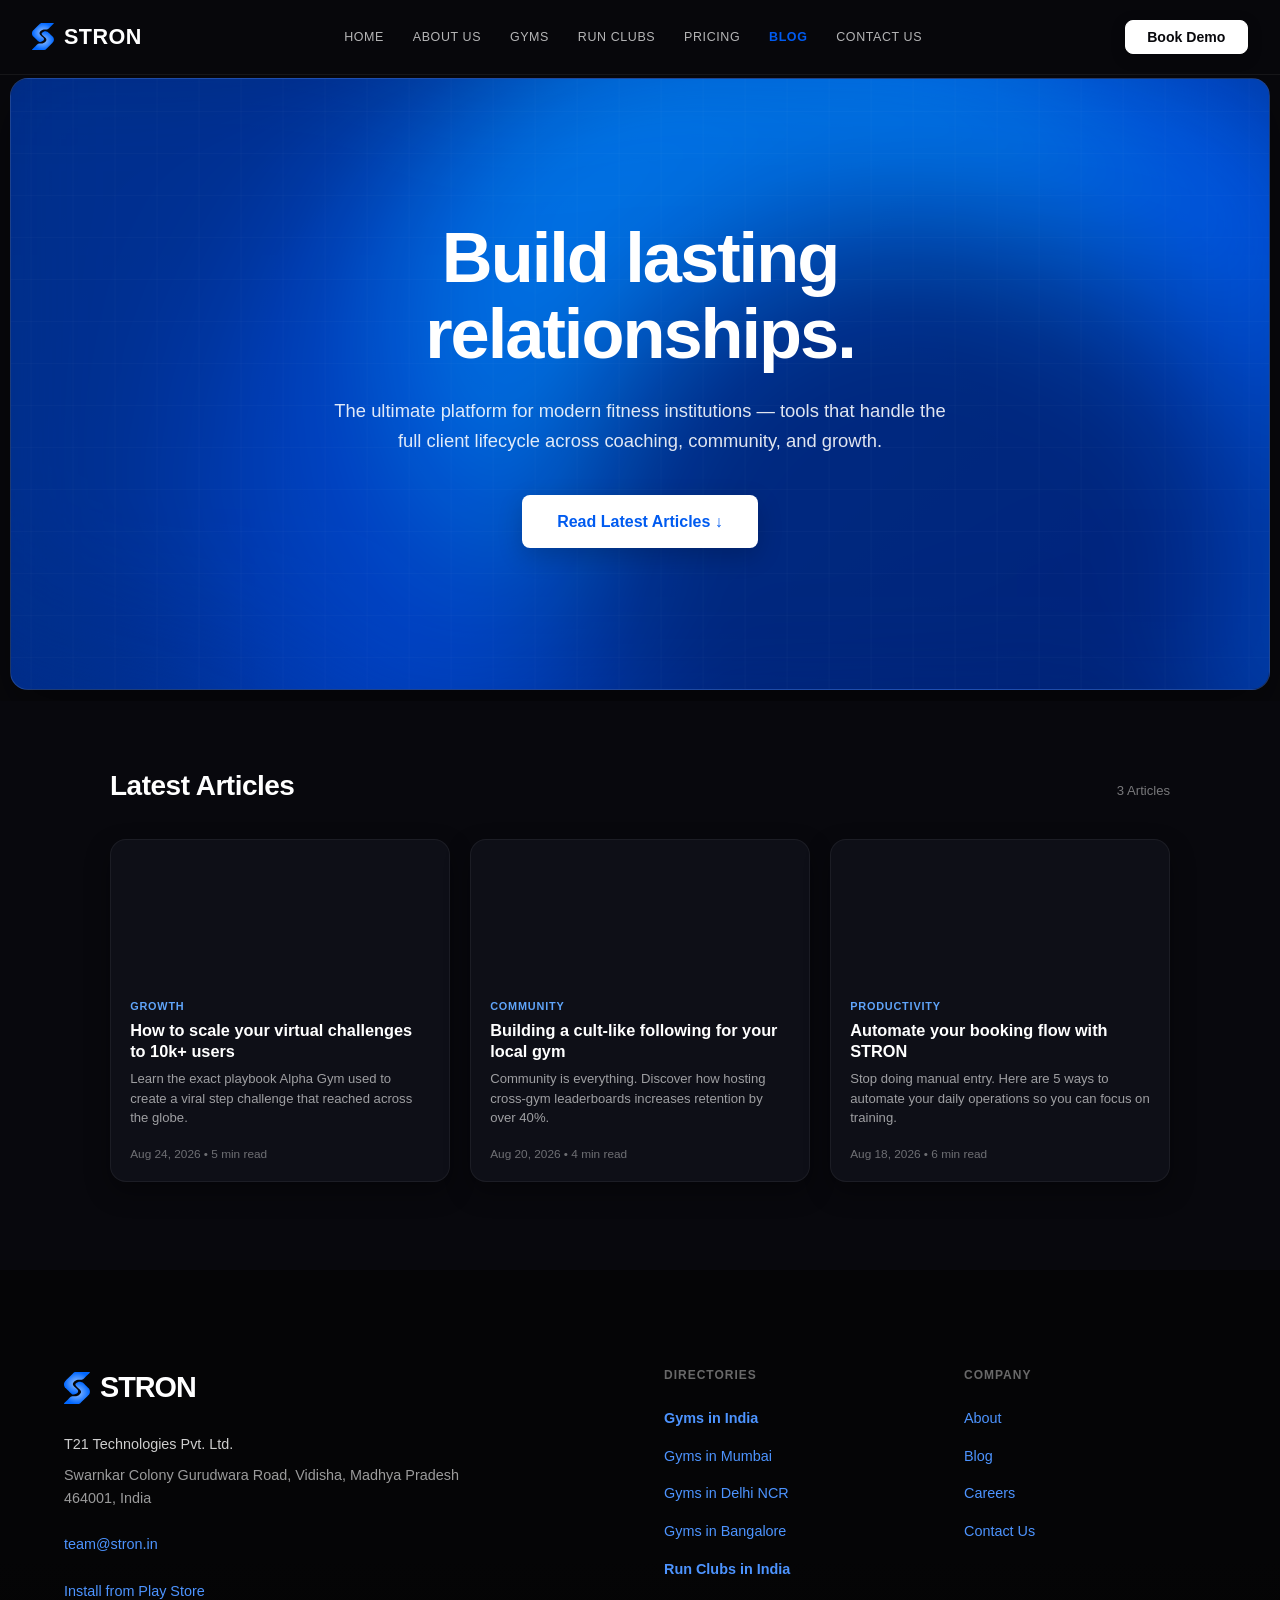
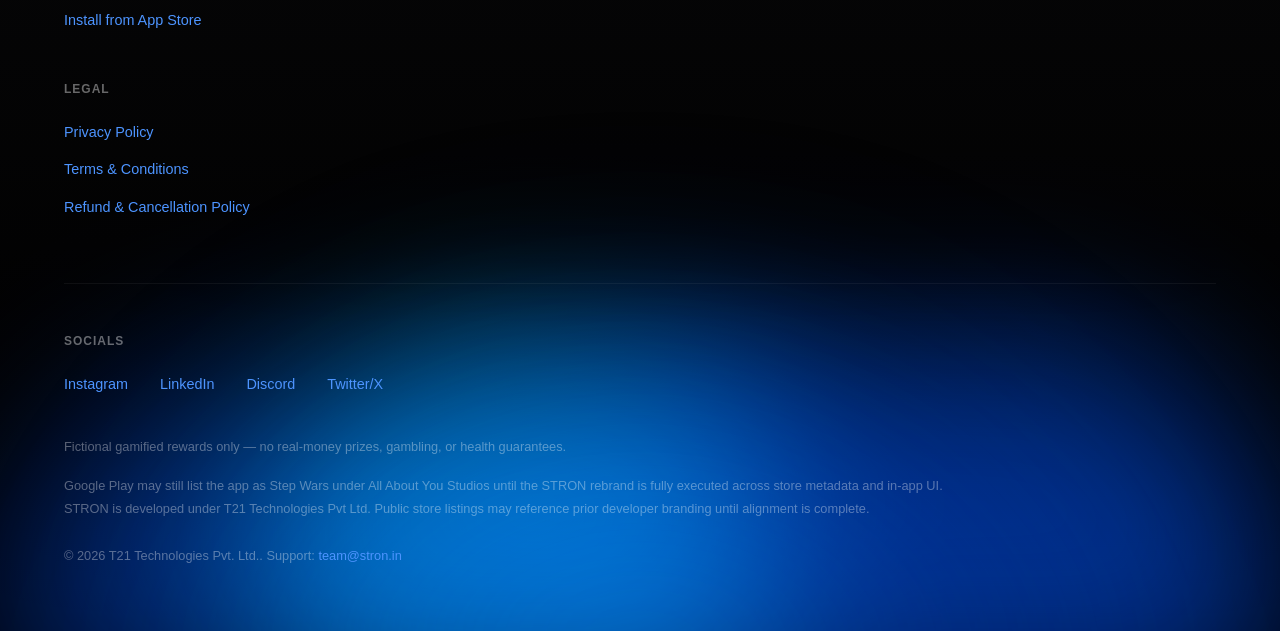
<file: blog.html>
<!DOCTYPE html>
<html lang="en">
<head>
    <meta charset="UTF-8">
    <meta name="viewport" content="width=device-width, initial-scale=1.0">
    <title>Blog — STRON | The Fitness Operating Platform</title>
    <meta name="description" content="One platform for every fitness experience. Run your fitness business, organize events and track every workout.">

    <link rel="preconnect" href="https://fonts.googleapis.com">
    <link rel="preconnect" href="https://fonts.gstatic.com" crossorigin>
    <link href="https://fonts.googleapis.com/css2?family=Plus+Jakarta+Sans:wght@400;500;600;700;800&family=Instrument+Serif:ital@0;1&display=swap" rel="stylesheet">
    <link rel="stylesheet" href="style.css?v=2">
            <link rel="icon" type="image/svg+xml" href="assets/stron-logo.svg">
</head>
<body class="theme-dark" style="background: #08080d; color: #fff;">
    <!-- Top Black Navigation Bar -->
        <nav class="nav new-nav">
            <div class="nav-container">
                <a href="index.html" class="logo">
                    <svg class="logo-icon" width="22" height="27" viewBox="0 0 207 254" fill="none" xmlns="http://www.w3.org/2000/svg">
                        <g>
                            <path d="M119.61 254H2.19376C1.37286 253.073 0.592382 252.178 -0.421875 251.452V250.891C3.44531 246.013 8.56581 241.421 13.0834 237.075L31.8728 218.886C38.3569 212.604 47.3205 202.12 54.2921 197.125C57.6344 194.773 61.5206 193.311 65.5843 192.876C68.734 192.508 72.9636 192.65 76.1591 192.638C85.9774 192.605 94.4669 193.851 104.113 190.7C107.746 189.514 109.817 188.971 113.178 186.753C116.354 184.657 119.265 183.018 122 180.5C125.295 177.467 127.652 174.89 130.544 171.37C134.824 166.16 135.874 161.624 135.212 155.003C134.498 147.851 130.367 143.802 125.343 139.053C123.724 137.523 122.715 136.394 120.878 134.917C116.255 131.202 111.481 126.819 107.188 122.747C104.383 120.086 98.19 114.933 96.5099 111.966C93.3748 107.814 89.9271 103.588 90.5 98.5004C90.808 93.0054 97.5716 89.1618 101.73 85.9311C103.238 84.7593 107.549 81.9455 109.344 81.2072C116.141 78.4123 128.041 76.6711 135.212 79.0002C139.656 78.9809 146.045 81.143 149.166 83.9515C153.592 87.9066 157.954 91.933 162.25 96.0294C164.477 98.1724 166.621 100.4 168.835 102.555C170.472 104.136 172.208 105.536 173.851 107.115C180.424 113.431 186.955 119.819 193.508 126.151C195.379 127.959 197.227 129.785 198.705 131.889C204.995 140.827 207.49 151.893 205.643 162.665C203.741 173.518 199.319 180.541 191.128 187.607C190.314 188.308 189.383 189.307 188.604 190.08L167.775 210.587C157.96 220.266 148.639 229.798 138.663 239.42L131.487 246.211C128.523 249.063 126.535 251.624 122.436 252.833C121.597 253.081 120.291 253.481 119.61 254Z" fill="url(#paint0_radial_logo_nav)"/>
                            <path d="M86.3885 0H203.805C204.626 0.927005 205.406 1.82229 206.421 2.54762V3.10913C202.553 7.98727 197.433 12.5793 192.915 16.9249L174.126 35.1137C167.642 41.3963 158.678 51.8801 151.707 56.8751C148.364 59.2269 144.478 60.6892 140.414 61.1239C137.265 61.492 133.035 61.3505 129.84 61.3615C120.021 61.3953 111.532 60.1488 101.886 63.2995C98.2527 64.4864 96.1824 65.0287 92.8213 67.2471C89.6451 69.3434 86.7343 71.482 83.999 74C80.7043 77.0329 78.3469 79.1098 75.4548 82.63C71.1747 87.8398 70.1247 92.3757 70.7866 98.9974C71.5011 106.149 75.6321 110.198 80.6561 114.947C82.2749 116.477 83.2837 117.606 85.121 119.083C89.7435 122.798 94.5177 127.181 98.8107 131.253C101.616 133.914 107.809 139.067 109.489 142.034C112.624 146.186 112.995 150.333 112.422 155.42C112.114 160.915 108.427 164.838 104.269 168.069C102.761 169.241 98.4501 172.055 96.6547 172.793C89.8578 175.588 77.3399 181.262 70.169 178.933C65.7253 178.952 59.9542 172.857 56.8332 170.049C52.407 166.093 48.0452 162.067 43.7493 157.971C41.5223 155.828 39.3785 153.6 37.1642 151.445C35.5273 149.864 33.7911 148.464 32.1477 146.885C25.5751 140.569 19.0443 134.181 12.4911 127.849C10.6202 126.041 8.77172 124.215 7.29434 122.111C1.00402 113.173 -1.49052 102.107 0.356312 91.3347C2.25794 80.482 6.6798 73.459 14.8713 66.3933C15.6846 65.6917 16.6155 64.6929 17.3953 63.92L38.2243 43.413C48.0391 33.734 57.36 24.2024 67.336 14.5802L74.5115 7.78897C77.4759 4.93724 79.4642 2.37637 83.5625 1.16656C84.4022 0.918715 85.7083 0.518667 86.3885 0Z" fill="url(#paint1_radial_logo_nav)"/>
                        </g>
                        <defs>
                            <radialGradient id="paint0_radial_logo_nav" cx="0" cy="0" r="1" gradientUnits="userSpaceOnUse" gradientTransform="translate(102.908 164.26) rotate(90) scale(89.7406 103.33)">
                                <stop stop-color="#96C1FF"/>
                                <stop offset="1" stop-color="#0067FF"/>
                            </radialGradient>
                            <radialGradient id="paint1_radial_logo_nav" cx="0" cy="0" r="1" gradientUnits="userSpaceOnUse" gradientTransform="translate(103.091 89.7406) rotate(90) scale(89.7406 103.33)">
                                <stop stop-color="#96C1FF"/>
                                <stop offset="1" stop-color="#0067FF"/>
                            </radialGradient>
                        </defs>
                    </svg>
                    STRON
                </a>
                <div class="nav-links">
                    <a href="index.html" class="nav-link">HOME</a>
                    <a href="about.html" class="nav-link">ABOUT US</a>
                    <a href="gyms.html" class="nav-link">GYMS</a>
                    <a href="run-clubs.html" class="nav-link">RUN CLUBS</a>
                    <a href="pricing.html" class="nav-link">PRICING</a>
                    <a href="blog.html" class="nav-link active">BLOG</a>
                    <a href="contact.html" class="nav-link">CONTACT US</a>
                </div>
                <div class="nav-cta" style="display: flex; align-items: center;">
                <a href="contact.html" class="nav-pill-btn btn-nav-demo">
                    Book Demo
                </a>
            </div>
            <button class="mobile-menu-toggle" aria-label="Toggle menu">
                    <span></span>
                    <span></span>
                </button>
            </div>
        </nav>

    <!-- HERO CARD WRAPPER WITH MOVING BLUE GRADIENT AND GRID (CENTERED CLEAN) -->
    <div class="hero-card-wrapper">
        <div class="hero-card" style="min-height: 68vh; display: flex; align-items: center; justify-content: center; text-align: center; padding: 4.5rem 2rem;">
            <!-- Organic Moving Blue Gradient Blobs -->
            <div class="hero-blob-container">
                <div class="hero-blob hero-blob-1"></div>
                <div class="hero-blob hero-blob-2"></div>
                <div class="hero-blob hero-blob-3"></div>
                <div class="hero-blob hero-blob-4"></div>
                <div class="hero-blob hero-blob-5"></div>
            </div>
            <div class="hero-blobs-overlay"></div>

            <!-- Centered Content: Heading, Subheading & CTA Only -->
            <div style="position: relative; z-index: 10; max-width: 820px; margin: 0 auto; display: flex; flex-direction: column; align-items: center; justify-content: center; text-align: center;">
                <h1 style="font-size: clamp(2.8rem, 5.5vw, 5rem); font-weight: 700; letter-spacing: -2px; line-height: 1.08; margin: 0 0 1.5rem 0; color: #ffffff;">
                    Build lasting<br>relationships.
                </h1>
                <p style="font-size: 1.15rem; color: rgba(255, 255, 255, 0.88); margin: 0 0 2.5rem 0; max-width: 620px; line-height: 1.6; font-weight: 400;">
                    The ultimate platform for modern fitness institutions — tools that handle the full client lifecycle across coaching, community, and growth.
                </p>
                <a href="#articles" style="display: inline-flex; align-items: center; justify-content: center; background: #ffffff; color: #005bf0; padding: 0.9rem 2.2rem; border-radius: 8px; font-weight: 700; font-size: 1rem; text-decoration: none; box-shadow: 0 8px 25px rgba(0,0,0,0.18); transition: transform 0.2s ease;">
                    Read Latest Articles &darr;
                </a>
            </div>
        </div>
    </div>

        <!-- Blog Articles Grid Section (Minimal & Compact) -->
    <section id="articles" style="padding: 4rem 1.5rem 5.5rem; background: #08080d; position: relative; z-index: 10;">
        <div style="max-width: 1060px; margin: 0 auto;">
            <div style="display: flex; justify-content: space-between; align-items: baseline; margin-bottom: 2rem;">
                <h2 style="font-size: 1.75rem; font-weight: 700; color: #fff; letter-spacing: -0.5px; margin: 0;">Latest Articles</h2>
                <span style="font-size: 0.82rem; color: rgba(255,255,255,0.45); font-weight: 500;">3 Articles</span>
            </div>
            
            <div style="display: grid; grid-template-columns: repeat(auto-fill, minmax(290px, 1fr)); gap: 1.25rem;">
                
                <!-- Article Card 1 -->
                <a href="blog-post.html" class="blog-card" style="background: #0e0f17; border: 1px solid rgba(255,255,255,0.06); border-radius: 16px; overflow: hidden; text-decoration: none; color: inherit; display: flex; flex-direction: column; justify-content: space-between; transition: transform 0.25s ease, border-color 0.25s ease, box-shadow 0.25s ease; box-shadow: 0 10px 25px rgba(0,0,0,0.35);">
                    <div>
                        <div style="width: 100%; height: 140px; background-image: url('https://images.unsplash.com/photo-1552674605-db6ffd4facb5?w=700&q=80'); background-size: cover; background-position: center;"></div>
                        <div style="padding: 1.15rem 1.2rem 0.6rem 1.2rem;">
                            <div style="font-size: 0.68rem; color: #60a5fa; font-weight: 700; text-transform: uppercase; margin-bottom: 0.35rem; letter-spacing: 0.8px;">Growth</div>
                            <h3 style="font-size: 1.02rem; font-weight: 700; color: #fff; margin: 0 0 0.45rem 0; line-height: 1.3;">How to scale your virtual challenges to 10k+ users</h3>
                            <p style="color: rgba(255,255,255,0.6); font-size: 0.82rem; line-height: 1.45; margin: 0;">Learn the exact playbook Alpha Gym used to create a viral step challenge that reached across the globe.</p>
                        </div>
                    </div>
                    <div style="padding: 0.6rem 1.2rem 1.1rem 1.2rem; font-size: 0.74rem; color: rgba(255,255,255,0.4); font-weight: 500;">
                        Aug 24, 2026 • 5 min read
                    </div>
                </a>
                
                <!-- Article Card 2 -->
                <a href="blog-post.html" class="blog-card" style="background: #0e0f17; border: 1px solid rgba(255,255,255,0.06); border-radius: 16px; overflow: hidden; text-decoration: none; color: inherit; display: flex; flex-direction: column; justify-content: space-between; transition: transform 0.25s ease, border-color 0.25s ease, box-shadow 0.25s ease; box-shadow: 0 10px 25px rgba(0,0,0,0.35);">
                    <div>
                        <div style="width: 100%; height: 140px; background-image: url('https://images.unsplash.com/photo-1534438327276-14e5300c3a48?w=700&q=80'); background-size: cover; background-position: center;"></div>
                        <div style="padding: 1.15rem 1.2rem 0.6rem 1.2rem;">
                            <div style="font-size: 0.68rem; color: #60a5fa; font-weight: 700; text-transform: uppercase; margin-bottom: 0.35rem; letter-spacing: 0.8px;">Community</div>
                            <h3 style="font-size: 1.02rem; font-weight: 700; color: #fff; margin: 0 0 0.45rem 0; line-height: 1.3;">Building a cult-like following for your local gym</h3>
                            <p style="color: rgba(255,255,255,0.6); font-size: 0.82rem; line-height: 1.45; margin: 0;">Community is everything. Discover how hosting cross-gym leaderboards increases retention by over 40%.</p>
                        </div>
                    </div>
                    <div style="padding: 0.6rem 1.2rem 1.1rem 1.2rem; font-size: 0.74rem; color: rgba(255,255,255,0.4); font-weight: 500;">
                        Aug 20, 2026 • 4 min read
                    </div>
                </a>

                <!-- Article Card 3 -->
                <a href="blog-post.html" class="blog-card" style="background: #0e0f17; border: 1px solid rgba(255,255,255,0.06); border-radius: 16px; overflow: hidden; text-decoration: none; color: inherit; display: flex; flex-direction: column; justify-content: space-between; transition: transform 0.25s ease, border-color 0.25s ease, box-shadow 0.25s ease; box-shadow: 0 10px 25px rgba(0,0,0,0.35);">
                    <div>
                        <div style="width: 100%; height: 140px; background-image: url('https://images.unsplash.com/photo-1517838277536-f5f99be501cd?w=700&q=80'); background-size: cover; background-position: center;"></div>
                        <div style="padding: 1.15rem 1.2rem 0.6rem 1.2rem;">
                            <div style="font-size: 0.68rem; color: #60a5fa; font-weight: 700; text-transform: uppercase; margin-bottom: 0.35rem; letter-spacing: 0.8px;">Productivity</div>
                            <h3 style="font-size: 1.02rem; font-weight: 700; color: #fff; margin: 0 0 0.45rem 0; line-height: 1.3;">Automate your booking flow with STRON</h3>
                            <p style="color: rgba(255,255,255,0.6); font-size: 0.82rem; line-height: 1.45; margin: 0;">Stop doing manual entry. Here are 5 ways to automate your daily operations so you can focus on training.</p>
                        </div>
                    </div>
                    <div style="padding: 0.6rem 1.2rem 1.1rem 1.2rem; font-size: 0.74rem; color: rgba(255,255,255,0.4); font-weight: 500;">
                        Aug 18, 2026 • 6 min read
                    </div>
                </a>

            </div>
        </div>
    </section>

    <!-- Glowing Blue Blobs Footer -->
        <footer id="contact" class="new-footer" style="padding: 6rem 4rem 4rem 4rem; min-height: 60vh; display: flex; flex-direction: column; justify-content: flex-end; position: relative; overflow: hidden; background: #000;">
        <div class="footer-blob-container">
            <div class="footer-blob footer-blob-1"></div>
            <div class="footer-blob footer-blob-2"></div>
            <div class="footer-blob footer-blob-3"></div>
            <div class="footer-blob footer-blob-4"></div>
        </div>
        <div class="footer-blobs-overlay"></div>
        <div class="footer-glow"></div>
        
        <div class="footer-content" style="position: relative; z-index: 10; max-width: 1200px; margin: 0 auto; width: 100%; display: flex; flex-direction: column; gap: 4rem;">
            
            <!-- Top 4 Columns -->
            <div style="display: grid; grid-template-columns: repeat(auto-fit, minmax(200px, 1fr)); gap: 3rem;">
                <!-- Col 1 -->
                <div style="grid-column: span 2;">
                    <div style="display: inline-flex; align-items: center; gap: 10px; font-size: 1.8rem; font-weight: 800; letter-spacing: -1px; margin-bottom: 1.5rem; color: #fff;">
                        <svg width="26" height="32" viewBox="0 0 207 254" fill="none" xmlns="http://www.w3.org/2000/svg">
                            <path d="M119.61 254H2.19376C1.37286 253.073 0.592382 252.178 -0.421875 251.452V250.891C3.44531 246.013 8.56581 241.421 13.0834 237.075L31.8728 218.886C38.3569 212.604 47.3205 202.12 54.2921 197.125C57.6344 194.773 61.5206 193.311 65.5843 192.876C68.734 192.508 72.9636 192.65 76.1591 192.638C85.9774 192.605 94.4669 193.851 104.113 190.7C107.746 189.514 109.817 188.971 113.178 186.753C116.354 184.657 119.265 183.018 122 180.5C125.295 177.467 127.652 174.89 130.544 171.37C134.824 166.16 135.874 161.624 135.212 155.003C134.498 147.851 130.367 143.802 125.343 139.053C123.724 137.523 122.715 136.394 120.878 134.917C116.255 131.202 111.481 126.819 107.188 122.747C104.383 120.086 98.19 114.933 96.5099 111.966C93.3748 107.814 89.9271 103.588 90.5 98.5004C90.808 93.0054 97.5716 89.1618 101.73 85.9311C103.238 84.7593 107.549 81.9455 109.344 81.2072C116.141 78.4123 128.041 76.6711 135.212 79.0002C139.656 78.9809 146.045 81.143 149.166 83.9515C153.592 87.9066 157.954 91.933 162.25 96.0294C164.477 98.1724 166.621 100.4 168.835 102.555C170.472 104.136 172.208 105.536 173.851 107.115C180.424 113.431 186.955 119.819 193.508 126.151C195.379 127.959 197.227 129.785 198.705 131.889C204.995 140.827 207.49 151.893 205.643 162.665C203.741 173.518 199.319 180.541 191.128 187.607C190.314 188.308 189.383 189.307 188.604 190.08L167.775 210.587C157.96 220.266 148.639 229.798 138.663 239.42L131.487 246.211C128.523 249.063 126.535 251.624 122.436 252.833C121.597 253.081 120.291 253.481 119.61 254Z" fill="url(#paint0_radial_logo_ft)"/>
                            <path d="M86.3885 0H203.805C204.626 0.927005 205.406 1.82229 206.421 2.54762V3.10913C202.553 7.98727 197.433 12.5793 192.915 16.9249L174.126 35.1137C167.642 41.3963 158.678 51.8801 151.707 56.8751C148.364 59.2269 144.478 60.6892 140.414 61.1239C137.265 61.492 133.035 61.3505 129.84 61.3615C120.021 61.3953 111.532 60.1488 101.886 63.2995C98.2527 64.4864 96.1824 65.0287 92.8213 67.2471C89.6451 69.3434 86.7343 71.482 83.999 74C80.7043 77.0329 78.3469 79.1098 75.4548 82.63C71.1747 87.8398 70.1247 92.3757 70.7866 98.9974C71.5011 106.149 75.6321 110.198 80.6561 114.947C82.2749 116.477 83.2837 117.606 85.121 119.083C89.7435 122.798 94.5177 127.181 98.8107 131.253C101.616 133.914 107.809 139.067 109.489 142.034C112.624 146.186 112.995 150.333 112.422 155.42C112.114 160.915 108.427 164.838 104.269 168.069C102.761 169.241 98.4501 172.055 96.6547 172.793C89.8578 175.588 77.3399 181.262 70.169 178.933C65.7253 178.952 59.9542 172.857 56.8332 170.049C52.407 166.093 48.0452 162.067 43.7493 157.971C41.5223 155.828 39.3785 153.6 37.1642 151.445C35.5273 149.864 33.7911 148.464 32.1477 146.885C25.5751 140.569 19.0443 134.181 12.4911 127.849C10.6202 126.041 8.77172 124.215 7.29434 122.111C1.00402 113.173 -1.49052 102.107 0.356312 91.3347C2.25794 80.482 6.6798 73.459 14.8713 66.3933C15.6846 65.6917 16.6155 64.6929 17.3953 63.92L38.2243 43.413C48.0391 33.734 57.36 24.2024 67.336 14.5802L74.5115 7.78897C77.4759 4.93724 79.4642 2.37637 83.5625 1.16656C84.4022 0.918715 85.7083 0.518667 86.3885 0Z" fill="url(#paint1_radial_logo_ft)"/>
                        <defs>
                            <radialGradient id="paint0_radial_logo_ft" cx="0" cy="0" r="1" gradientUnits="userSpaceOnUse" gradientTransform="translate(102.908 164.26) rotate(90) scale(89.7406 103.33)">
                                <stop stop-color="#96C1FF"/>
                                <stop offset="1" stop-color="#0067FF"/>
                            </radialGradient>
                            <radialGradient id="paint1_radial_logo_ft" cx="0" cy="0" r="1" gradientUnits="userSpaceOnUse" gradientTransform="translate(103.091 89.7406) rotate(90) scale(89.7406 103.33)">
                                <stop stop-color="#96C1FF"/>
                                <stop offset="1" stop-color="#0067FF"/>
                            </radialGradient>
                        </defs>
                    </svg>
                    STRON
                </div>
                    <div style="color: rgba(255,255,255,0.6); font-size: 0.9rem; line-height: 1.6; margin-bottom: 1.5rem;">
                        <div style="color: rgba(255,255,255,0.8); margin-bottom: 0.5rem;">T21 Technologies Pvt. Ltd.</div>
                        Swarnkar Colony Gurudwara Road, Vidisha, Madhya Pradesh<br>
                        464001, India<br><br>
                        <a href="mailto:team@stron.in" style="color: #4d94ff; text-decoration: none;">team@stron.in</a>
                    </div>
                    <div style="display: flex; flex-direction: column; gap: 0.5rem;">
                        <a href="https://play.google.com/store/apps/details?id=com.stepwars.stepwarsnew_app" target="_blank" style="color: #4d94ff; text-decoration: none; font-size: 0.9rem;">Install from Play Store</a>
                        <a href="https://apps.apple.com" target="_blank" style="color: #4d94ff; text-decoration: none; font-size: 0.9rem;">Install from App Store</a>
                    </div>
                </div>

                <!-- Col 2: Directories -->
                <div>
                    <div style="font-size: 0.75rem; font-weight: 700; color: rgba(255,255,255,0.4); letter-spacing: 1px; margin-bottom: 1.5rem; text-transform: uppercase;">Directories</div>
                    <div style="display: flex; flex-direction: column; gap: 1rem;">
                        <a href="gyms.html" style="color: #4d94ff; text-decoration: none; font-size: 0.9rem; font-weight: 600;">Gyms in India</a>
                        <a href="gyms-mumbai.html" style="color: #4d94ff; text-decoration: none; font-size: 0.9rem;">Gyms in Mumbai</a>
                        <a href="gyms-delhi.html" style="color: #4d94ff; text-decoration: none; font-size: 0.9rem;">Gyms in Delhi NCR</a>
                        <a href="gyms-bangalore.html" style="color: #4d94ff; text-decoration: none; font-size: 0.9rem;">Gyms in Bangalore</a>
                        <a href="run-clubs.html" style="color: #4d94ff; text-decoration: none; font-size: 0.9rem; font-weight: 600;">Run Clubs in India</a>
                    </div>
                </div>

                <!-- Col 3 -->
                <div>
                    <div style="font-size: 0.75rem; font-weight: 700; color: rgba(255,255,255,0.4); letter-spacing: 1px; margin-bottom: 1.5rem; text-transform: uppercase;">Company</div>
                    <div style="display: flex; flex-direction: column; gap: 1rem;">
                        <a href="about.html" style="color: #4d94ff; text-decoration: none; font-size: 0.9rem;">About</a>
                        <a href="blog.html" style="color: #4d94ff; text-decoration: none; font-size: 0.9rem;">Blog</a>
                        <a href="#" style="color: #4d94ff; text-decoration: none; font-size: 0.9rem;">Careers</a>
                        <a href="contact.html" style="color: #4d94ff; text-decoration: none; font-size: 0.9rem;">Contact Us</a>
                    </div>
                </div>

                <!-- Col 4 -->
                <div>
                    <div style="font-size: 0.75rem; font-weight: 700; color: rgba(255,255,255,0.4); letter-spacing: 1px; margin-bottom: 1.5rem; text-transform: uppercase;">Legal</div>
                    <div style="display: flex; flex-direction: column; gap: 1rem;">
                        <a href="#" style="color: #4d94ff; text-decoration: none; font-size: 0.9rem;">Privacy Policy</a>
                        <a href="#" style="color: #4d94ff; text-decoration: none; font-size: 0.9rem;">Terms & Conditions</a>
                        <a href="#" style="color: #4d94ff; text-decoration: none; font-size: 0.9rem;">Refund & Cancellation Policy</a>
                    </div>
                </div>
            </div>

            <!-- Bottom Info -->
            <div style="display: flex; flex-direction: column; gap: 2.5rem; border-top: 1px solid rgba(255,255,255,0.05); padding-top: 3rem;">
                <div>
                    <div style="font-size: 0.75rem; font-weight: 700; color: rgba(255,255,255,0.4); letter-spacing: 1px; margin-bottom: 1.5rem; text-transform: uppercase;">Socials</div>
                    <div style="display: flex; gap: 2rem;">
                        <a href="#" style="color: #4d94ff; text-decoration: none; font-size: 0.9rem;">Instagram</a>
                        <a href="#" style="color: #4d94ff; text-decoration: none; font-size: 0.9rem;">LinkedIn</a>
                        <a href="#" style="color: #4d94ff; text-decoration: none; font-size: 0.9rem;">Discord</a>
                        <a href="#" style="color: #4d94ff; text-decoration: none; font-size: 0.9rem;">Twitter/X</a>
                    </div>
                </div>
                
                <div style="color: rgba(255,255,255,0.35); font-size: 0.8rem; line-height: 1.8; max-width: 900px;">
                    <p style="margin-bottom: 1rem;">Fictional gamified rewards only — no real-money prizes, gambling, or health guarantees.</p>
                    <p style="margin-bottom: 1.5rem;">Google Play may still list the app as Step Wars under All About You Studios until the STRON rebrand is fully executed across store metadata and in-app UI. STRON is developed under T21 Technologies Pvt Ltd. Public store listings may reference prior developer branding until alignment is complete.</p>
                    <p>© 2026 T21 Technologies Pvt. Ltd.. Support: <a href="mailto:team@stron.in" style="color: #4d94ff; text-decoration: none;">team@stron.in</a></p>
                </div>
            </div>

        </div>
    </footer>

        <script src="script.js?v=11"></script>
</body>
</html>
</file>
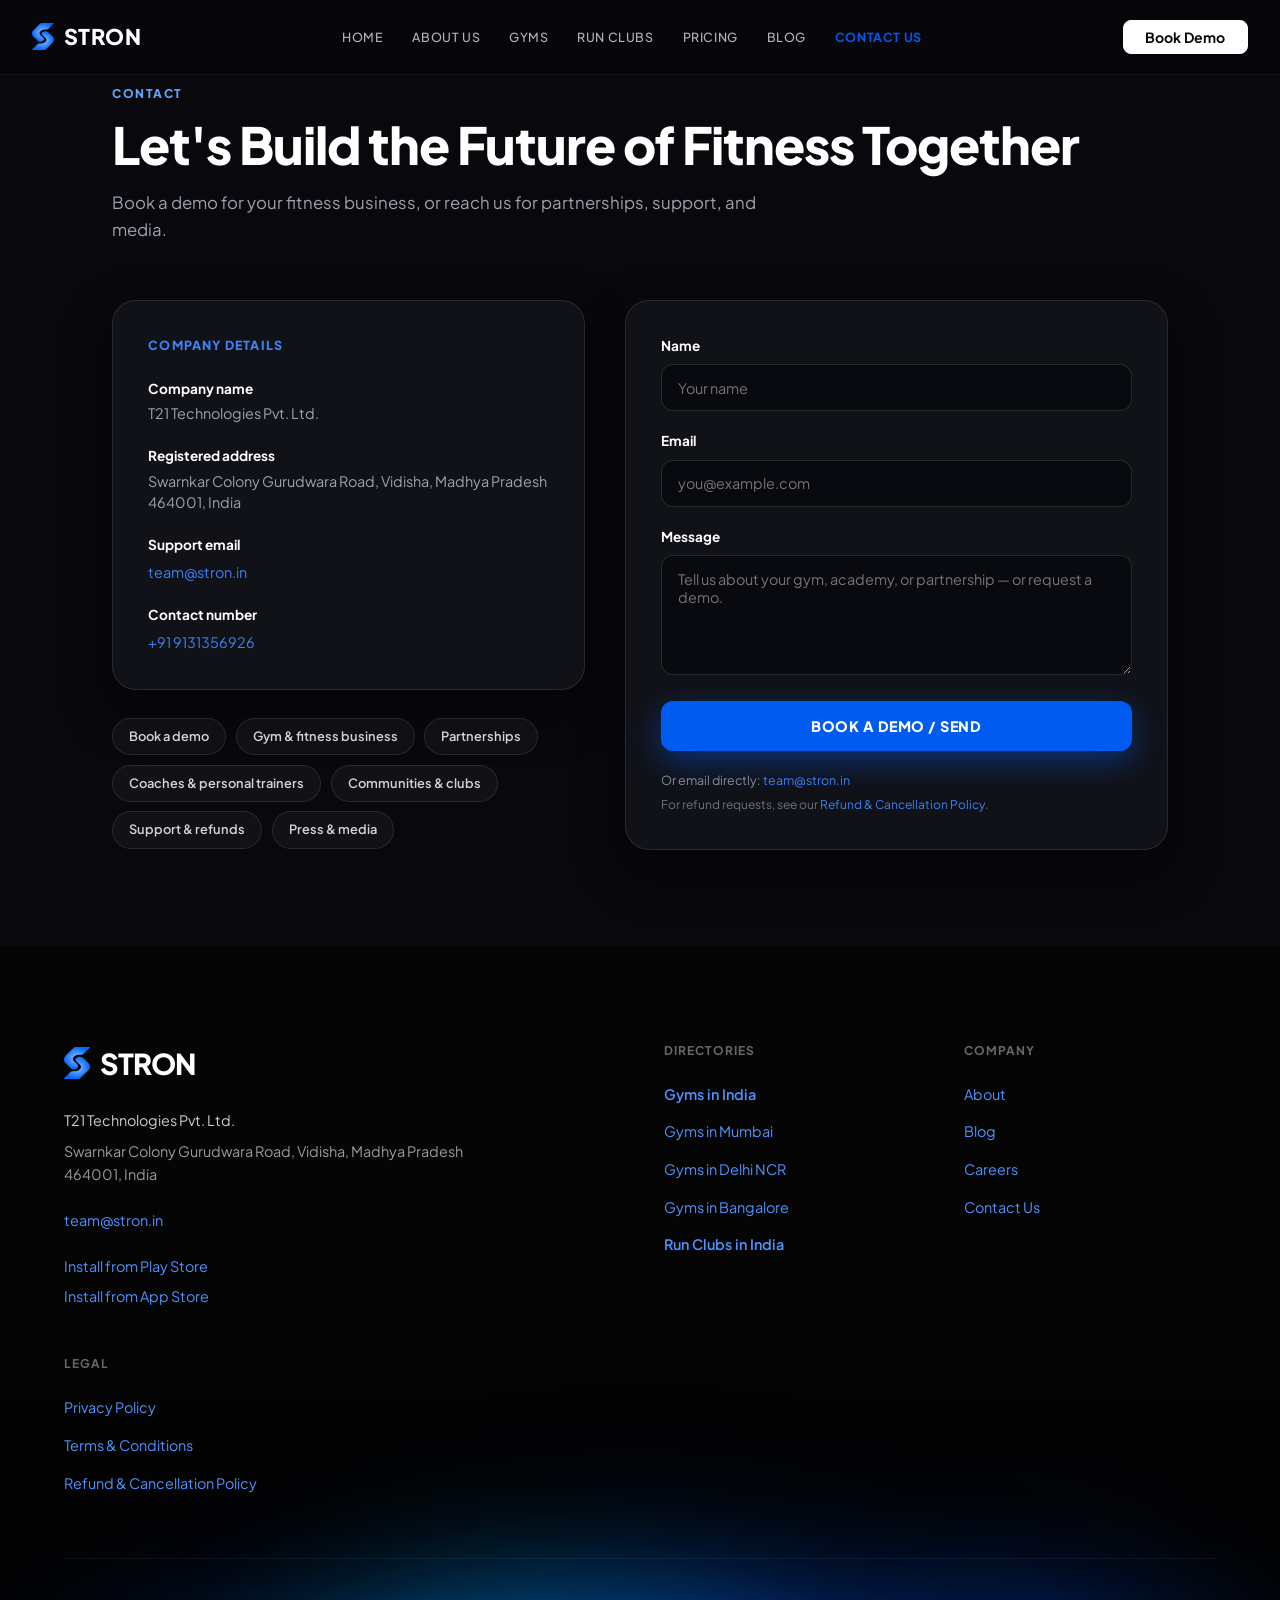
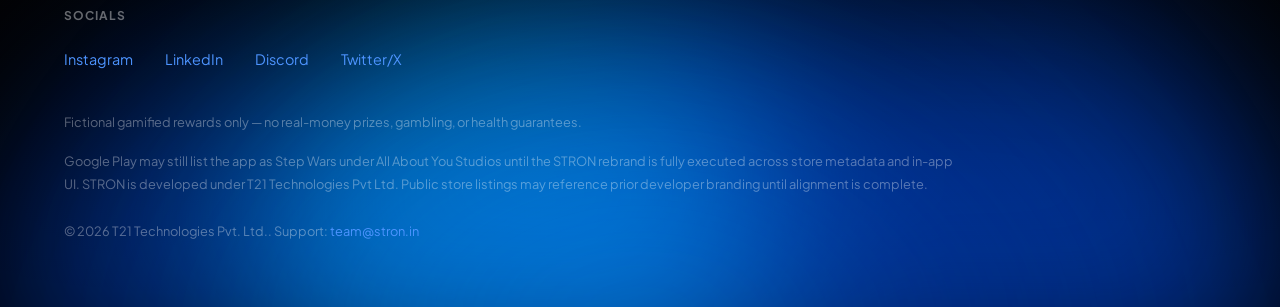
<file: contact.html>
<!DOCTYPE html>
<html lang="en">
<head>
    <meta charset="UTF-8">
    <meta name="viewport" content="width=device-width, initial-scale=1.0">
    <title>Contact Us — STRON | Build the Future of Fitness Together</title>
    <meta name="description" content="Book a demo for your fitness business, or reach us for partnerships, support, and media.">

    <link rel="icon" type="image/svg+xml" href="assets/stron-logo.svg">
    <link rel="preconnect" href="https://fonts.googleapis.com">
    <link rel="preconnect" href="https://fonts.gstatic.com" crossorigin>
    <link href="https://fonts.googleapis.com/css2?family=Plus+Jakarta+Sans:wght@400;500;600;700;800&family=Instrument+Serif:ital@0;1&display=swap" rel="stylesheet">
    <link rel="stylesheet" href="style.css?v=2">

    <style>
        :root {
            --bg-color: #08080d;
            --card-bg: #111218;
            --text-primary: #ffffff;
            --text-muted: #9ca3af;
            --border-light: rgba(255, 255, 255, 0.1);
            --accent-blue: #005bf0;
            --font-main: 'Plus Jakarta Sans', -apple-system, BlinkMacSystemFont, sans-serif;
        }

        body {
            background-color: var(--bg-color);
            color: var(--text-primary);
            font-family: var(--font-main);
            margin: 0;
            padding: 0;
            -webkit-font-smoothing: antialiased;
        }

        .contact-container {
            max-width: 1120px;
            margin: 0 auto;
            padding: 5rem 2rem 6rem;
        }

        .contact-grid {
            display: grid;
            grid-template-columns: 1fr 1.15fr;
            gap: 2.5rem;
            align-items: start;
        }

        .contact-card {
            background: var(--card-bg);
            border: 1px solid var(--border-light);
            border-radius: 24px;
            padding: 2.2rem;
            box-shadow: 0 20px 50px rgba(0, 0, 0, 0.4);
        }

        .category-pill {
            background: rgba(255, 255, 255, 0.04);
            border: 1px solid rgba(255, 255, 255, 0.1);
            color: #d1d5db;
            font-size: 0.8rem;
            font-weight: 600;
            padding: 0.5rem 1rem;
            border-radius: 999px;
            cursor: pointer;
            transition: all 0.2s ease;
            text-decoration: none;
            display: inline-block;
        }

        .category-pill:hover {
            background: rgba(0, 91, 240, 0.15);
            border-color: rgba(0, 91, 240, 0.4);
            color: #ffffff;
            transform: translateY(-1px);
        }

        .form-input, .form-textarea {
            width: 100%;
            background: #090a0f;
            border: 1px solid rgba(255, 255, 255, 0.12);
            border-radius: 12px;
            padding: 0.85rem 1rem;
            color: #ffffff;
            font-family: inherit;
            font-size: 0.9rem;
            margin-bottom: 1.25rem;
            outline: none;
            box-sizing: border-box;
            transition: border-color 0.2s, box-shadow 0.2s;
        }

        .form-input:focus, .form-textarea:focus {
            border-color: #005bf0;
            box-shadow: 0 0 0 3px rgba(0, 91, 240, 0.2);
        }

        .btn-submit {
            width: 100%;
            background: #005bf0;
            color: #ffffff;
            border: none;
            border-radius: 12px;
            padding: 1rem;
            font-size: 0.9rem;
            font-weight: 800;
            letter-spacing: 0.5px;
            cursor: pointer;
            box-shadow: 0 10px 30px rgba(0, 91, 240, 0.45);
            transition: transform 0.2s, background 0.2s, box-shadow 0.2s;
        }

        .btn-submit:hover {
            background: #004ecc;
            transform: translateY(-2px);
            box-shadow: 0 14px 35px rgba(0, 91, 240, 0.6);
        }

        @media (max-width: 860px) {
            .contact-grid {
                grid-template-columns: 1fr;
                gap: 2rem;
            }
            .contact-container {
                padding-top: 3.5rem;
            }
        }
    </style>
</head>
<body>
    <!-- Top Black Navigation Bar -->
        <nav class="nav new-nav">
            <div class="nav-container">
                <a href="index.html" class="logo">
                    <svg class="logo-icon" width="22" height="27" viewBox="0 0 207 254" fill="none" xmlns="http://www.w3.org/2000/svg">
                        <g>
                            <path d="M119.61 254H2.19376C1.37286 253.073 0.592382 252.178 -0.421875 251.452V250.891C3.44531 246.013 8.56581 241.421 13.0834 237.075L31.8728 218.886C38.3569 212.604 47.3205 202.12 54.2921 197.125C57.6344 194.773 61.5206 193.311 65.5843 192.876C68.734 192.508 72.9636 192.65 76.1591 192.638C85.9774 192.605 94.4669 193.851 104.113 190.7C107.746 189.514 109.817 188.971 113.178 186.753C116.354 184.657 119.265 183.018 122 180.5C125.295 177.467 127.652 174.89 130.544 171.37C134.824 166.16 135.874 161.624 135.212 155.003C134.498 147.851 130.367 143.802 125.343 139.053C123.724 137.523 122.715 136.394 120.878 134.917C116.255 131.202 111.481 126.819 107.188 122.747C104.383 120.086 98.19 114.933 96.5099 111.966C93.3748 107.814 89.9271 103.588 90.5 98.5004C90.808 93.0054 97.5716 89.1618 101.73 85.9311C103.238 84.7593 107.549 81.9455 109.344 81.2072C116.141 78.4123 128.041 76.6711 135.212 79.0002C139.656 78.9809 146.045 81.143 149.166 83.9515C153.592 87.9066 157.954 91.933 162.25 96.0294C164.477 98.1724 166.621 100.4 168.835 102.555C170.472 104.136 172.208 105.536 173.851 107.115C180.424 113.431 186.955 119.819 193.508 126.151C195.379 127.959 197.227 129.785 198.705 131.889C204.995 140.827 207.49 151.893 205.643 162.665C203.741 173.518 199.319 180.541 191.128 187.607C190.314 188.308 189.383 189.307 188.604 190.08L167.775 210.587C157.96 220.266 148.639 229.798 138.663 239.42L131.487 246.211C128.523 249.063 126.535 251.624 122.436 252.833C121.597 253.081 120.291 253.481 119.61 254Z" fill="url(#paint0_radial_logo_nav)"/>
                            <path d="M86.3885 0H203.805C204.626 0.927005 205.406 1.82229 206.421 2.54762V3.10913C202.553 7.98727 197.433 12.5793 192.915 16.9249L174.126 35.1137C167.642 41.3963 158.678 51.8801 151.707 56.8751C148.364 59.2269 144.478 60.6892 140.414 61.1239C137.265 61.492 133.035 61.3505 129.84 61.3615C120.021 61.3953 111.532 60.1488 101.886 63.2995C98.2527 64.4864 96.1824 65.0287 92.8213 67.2471C89.6451 69.3434 86.7343 71.482 83.999 74C80.7043 77.0329 78.3469 79.1098 75.4548 82.63C71.1747 87.8398 70.1247 92.3757 70.7866 98.9974C71.5011 106.149 75.6321 110.198 80.6561 114.947C82.2749 116.477 83.2837 117.606 85.121 119.083C89.7435 122.798 94.5177 127.181 98.8107 131.253C101.616 133.914 107.809 139.067 109.489 142.034C112.624 146.186 112.995 150.333 112.422 155.42C112.114 160.915 108.427 164.838 104.269 168.069C102.761 169.241 98.4501 172.055 96.6547 172.793C89.8578 175.588 77.3399 181.262 70.169 178.933C65.7253 178.952 59.9542 172.857 56.8332 170.049C52.407 166.093 48.0452 162.067 43.7493 157.971C41.5223 155.828 39.3785 153.6 37.1642 151.445C35.5273 149.864 33.7911 148.464 32.1477 146.885C25.5751 140.569 19.0443 134.181 12.4911 127.849C10.6202 126.041 8.77172 124.215 7.29434 122.111C1.00402 113.173 -1.49052 102.107 0.356312 91.3347C2.25794 80.482 6.6798 73.459 14.8713 66.3933C15.6846 65.6917 16.6155 64.6929 17.3953 63.92L38.2243 43.413C48.0391 33.734 57.36 24.2024 67.336 14.5802L74.5115 7.78897C77.4759 4.93724 79.4642 2.37637 83.5625 1.16656C84.4022 0.918715 85.7083 0.518667 86.3885 0Z" fill="url(#paint1_radial_logo_nav)"/>
                        </g>
                        <defs>
                            <radialGradient id="paint0_radial_logo_nav" cx="0" cy="0" r="1" gradientUnits="userSpaceOnUse" gradientTransform="translate(102.908 164.26) rotate(90) scale(89.7406 103.33)">
                                <stop stop-color="#96C1FF"/>
                                <stop offset="1" stop-color="#0067FF"/>
                            </radialGradient>
                            <radialGradient id="paint1_radial_logo_nav" cx="0" cy="0" r="1" gradientUnits="userSpaceOnUse" gradientTransform="translate(103.091 89.7406) rotate(90) scale(89.7406 103.33)">
                                <stop stop-color="#96C1FF"/>
                                <stop offset="1" stop-color="#0067FF"/>
                            </radialGradient>
                        </defs>
                    </svg>
                    STRON
                </a>
                <div class="nav-links">
                    <a href="index.html" class="nav-link">HOME</a>
                    <a href="about.html" class="nav-link">ABOUT US</a>
                    <a href="gyms.html" class="nav-link">GYMS</a>
                    <a href="run-clubs.html" class="nav-link">RUN CLUBS</a>
                    <a href="pricing.html" class="nav-link">PRICING</a>
                    <a href="blog.html" class="nav-link">BLOG</a>
                    <a href="contact.html" class="nav-link active">CONTACT US</a>
                </div>
                <div class="nav-cta" style="display: flex; align-items: center;">
                <a href="contact.html" class="nav-pill-btn btn-nav-demo">
                    Book Demo
                </a>
            </div>
            <button class="mobile-menu-toggle" aria-label="Toggle menu">
                    <span></span>
                    <span></span>
                </button>
            </div>
        </nav>

    <!-- Main Content -->
    <main class="contact-container">
        <div style="margin-bottom: 3.5rem;">
            <span style="font-size: 0.75rem; font-weight: 800; color: #60a5fa; letter-spacing: 1.5px; text-transform: uppercase; margin-bottom: 0.75rem; display: inline-block;">CONTACT</span>
            <h1 style="font-size: clamp(2rem, 4vw, 3.4rem); font-weight: 800; color: #ffffff; letter-spacing: -1px; line-height: 1.15; margin: 0 0 1rem 0;">Let's Build the Future of Fitness Together</h1>
            <p style="font-size: 1.05rem; color: #9ca3af; max-width: 650px; line-height: 1.6; margin: 0;">Book a demo for your fitness business, or reach us for partnerships, support, and media.</p>
        </div>

        <div class="contact-grid">
            <!-- Left Column: Company Details -->
            <div>
                <div class="contact-card">
                    <div style="font-size: 0.78rem; font-weight: 800; color: #3b82f6; letter-spacing: 1.2px; text-transform: uppercase; margin-bottom: 1.5rem;">COMPANY DETAILS</div>
                    
                    <div style="margin-bottom: 1.35rem;">
                        <div style="font-size: 0.85rem; font-weight: 700; color: #ffffff; margin-bottom: 0.25rem;">Company name</div>
                        <div style="font-size: 0.9rem; color: #9ca3af;">T21 Technologies Pvt. Ltd.</div>
                    </div>

                    <div style="margin-bottom: 1.35rem;">
                        <div style="font-size: 0.85rem; font-weight: 700; color: #ffffff; margin-bottom: 0.25rem;">Registered address</div>
                        <div style="font-size: 0.9rem; color: #9ca3af; line-height: 1.5;">Swarnkar Colony Gurudwara Road, Vidisha, Madhya Pradesh 464001, India</div>
                    </div>

                    <div style="margin-bottom: 1.35rem;">
                        <div style="font-size: 0.85rem; font-weight: 700; color: #ffffff; margin-bottom: 0.25rem;">Support email</div>
                        <a href="mailto:team@stron.in" style="font-size: 0.9rem; color: #3b82f6; text-decoration: none;">team@stron.in</a>
                    </div>

                    <div>
                        <div style="font-size: 0.85rem; font-weight: 700; color: #ffffff; margin-bottom: 0.25rem;">Contact number</div>
                        <a href="tel:+919131356926" style="font-size: 0.9rem; color: #3b82f6; text-decoration: none;">+91 9131356926</a>
                    </div>
                </div>

                <!-- Category Tags -->
                <div style="display: flex; flex-wrap: wrap; gap: 0.6rem; margin-top: 1.75rem;">
                    <span class="category-pill">Book a demo</span>
                    <span class="category-pill">Gym & fitness business</span>
                    <span class="category-pill">Partnerships</span>
                    <span class="category-pill">Coaches & personal trainers</span>
                    <span class="category-pill">Communities & clubs</span>
                    <span class="category-pill">Support & refunds</span>
                    <span class="category-pill">Press & media</span>
                </div>
            </div>

            <!-- Right Column: Form -->
            <div>
                <div class="contact-card">
                    <form onsubmit="alert('Thank you for reaching out! The STRON team will get back to you shortly.'); return false;">
                        <div>
                            <label style="font-size: 0.85rem; font-weight: 700; color: #ffffff; display: block; margin-bottom: 0.5rem;">Name</label>
                            <input type="text" required class="form-input" placeholder="Your name">
                        </div>

                        <div>
                            <label style="font-size: 0.85rem; font-weight: 700; color: #ffffff; display: block; margin-bottom: 0.5rem;">Email</label>
                            <input type="email" required class="form-input" placeholder="you@example.com">
                        </div>

                        <div>
                            <label style="font-size: 0.85rem; font-weight: 700; color: #ffffff; display: block; margin-bottom: 0.5rem;">Message</label>
                            <textarea rows="5" required class="form-textarea" placeholder="Tell us about your gym, academy, or partnership — or request a demo."></textarea>
                        </div>

                        <button type="submit" class="btn-submit">BOOK A DEMO / SEND</button>

                        <div style="font-size: 0.78rem; color: #888b9c; margin-top: 1.25rem; text-align: left;">
                            Or email directly: <a href="mailto:team@stron.in" style="color: #3b82f6; text-decoration: none;">team@stron.in</a>
                        </div>
                        <div style="font-size: 0.75rem; color: #6b7280; margin-top: 0.4rem; text-align: left;">
                            For refund requests, see our <a href="#" style="color: #3b82f6; text-decoration: none;">Refund & Cancellation Policy</a>.
                        </div>
                    </form>
                </div>
            </div>
        </div>
    </main>

    <!-- Glowing Blue STRON Footer -->
        <footer id="contact" class="new-footer" style="padding: 6rem 4rem 4rem 4rem; min-height: 60vh; display: flex; flex-direction: column; justify-content: flex-end; position: relative; overflow: hidden; background: #000;">
        <div class="footer-blob-container">
            <div class="footer-blob footer-blob-1"></div>
            <div class="footer-blob footer-blob-2"></div>
            <div class="footer-blob footer-blob-3"></div>
            <div class="footer-blob footer-blob-4"></div>
        </div>
        <div class="footer-blobs-overlay"></div>
        <div class="footer-glow"></div>
        
        <div class="footer-content" style="position: relative; z-index: 10; max-width: 1200px; margin: 0 auto; width: 100%; display: flex; flex-direction: column; gap: 4rem;">
            
            <!-- Top 4 Columns -->
            <div style="display: grid; grid-template-columns: repeat(auto-fit, minmax(200px, 1fr)); gap: 3rem;">
                <!-- Col 1 -->
                <div style="grid-column: span 2;">
                    <div style="display: inline-flex; align-items: center; gap: 10px; font-size: 1.8rem; font-weight: 800; letter-spacing: -1px; margin-bottom: 1.5rem; color: #fff;">
                        <svg width="26" height="32" viewBox="0 0 207 254" fill="none" xmlns="http://www.w3.org/2000/svg">
                            <path d="M119.61 254H2.19376C1.37286 253.073 0.592382 252.178 -0.421875 251.452V250.891C3.44531 246.013 8.56581 241.421 13.0834 237.075L31.8728 218.886C38.3569 212.604 47.3205 202.12 54.2921 197.125C57.6344 194.773 61.5206 193.311 65.5843 192.876C68.734 192.508 72.9636 192.65 76.1591 192.638C85.9774 192.605 94.4669 193.851 104.113 190.7C107.746 189.514 109.817 188.971 113.178 186.753C116.354 184.657 119.265 183.018 122 180.5C125.295 177.467 127.652 174.89 130.544 171.37C134.824 166.16 135.874 161.624 135.212 155.003C134.498 147.851 130.367 143.802 125.343 139.053C123.724 137.523 122.715 136.394 120.878 134.917C116.255 131.202 111.481 126.819 107.188 122.747C104.383 120.086 98.19 114.933 96.5099 111.966C93.3748 107.814 89.9271 103.588 90.5 98.5004C90.808 93.0054 97.5716 89.1618 101.73 85.9311C103.238 84.7593 107.549 81.9455 109.344 81.2072C116.141 78.4123 128.041 76.6711 135.212 79.0002C139.656 78.9809 146.045 81.143 149.166 83.9515C153.592 87.9066 157.954 91.933 162.25 96.0294C164.477 98.1724 166.621 100.4 168.835 102.555C170.472 104.136 172.208 105.536 173.851 107.115C180.424 113.431 186.955 119.819 193.508 126.151C195.379 127.959 197.227 129.785 198.705 131.889C204.995 140.827 207.49 151.893 205.643 162.665C203.741 173.518 199.319 180.541 191.128 187.607C190.314 188.308 189.383 189.307 188.604 190.08L167.775 210.587C157.96 220.266 148.639 229.798 138.663 239.42L131.487 246.211C128.523 249.063 126.535 251.624 122.436 252.833C121.597 253.081 120.291 253.481 119.61 254Z" fill="url(#paint0_radial_logo_ft)"/>
                            <path d="M86.3885 0H203.805C204.626 0.927005 205.406 1.82229 206.421 2.54762V3.10913C202.553 7.98727 197.433 12.5793 192.915 16.9249L174.126 35.1137C167.642 41.3963 158.678 51.8801 151.707 56.8751C148.364 59.2269 144.478 60.6892 140.414 61.1239C137.265 61.492 133.035 61.3505 129.84 61.3615C120.021 61.3953 111.532 60.1488 101.886 63.2995C98.2527 64.4864 96.1824 65.0287 92.8213 67.2471C89.6451 69.3434 86.7343 71.482 83.999 74C80.7043 77.0329 78.3469 79.1098 75.4548 82.63C71.1747 87.8398 70.1247 92.3757 70.7866 98.9974C71.5011 106.149 75.6321 110.198 80.6561 114.947C82.2749 116.477 83.2837 117.606 85.121 119.083C89.7435 122.798 94.5177 127.181 98.8107 131.253C101.616 133.914 107.809 139.067 109.489 142.034C112.624 146.186 112.995 150.333 112.422 155.42C112.114 160.915 108.427 164.838 104.269 168.069C102.761 169.241 98.4501 172.055 96.6547 172.793C89.8578 175.588 77.3399 181.262 70.169 178.933C65.7253 178.952 59.9542 172.857 56.8332 170.049C52.407 166.093 48.0452 162.067 43.7493 157.971C41.5223 155.828 39.3785 153.6 37.1642 151.445C35.5273 149.864 33.7911 148.464 32.1477 146.885C25.5751 140.569 19.0443 134.181 12.4911 127.849C10.6202 126.041 8.77172 124.215 7.29434 122.111C1.00402 113.173 -1.49052 102.107 0.356312 91.3347C2.25794 80.482 6.6798 73.459 14.8713 66.3933C15.6846 65.6917 16.6155 64.6929 17.3953 63.92L38.2243 43.413C48.0391 33.734 57.36 24.2024 67.336 14.5802L74.5115 7.78897C77.4759 4.93724 79.4642 2.37637 83.5625 1.16656C84.4022 0.918715 85.7083 0.518667 86.3885 0Z" fill="url(#paint1_radial_logo_ft)"/>
                        <defs>
                            <radialGradient id="paint0_radial_logo_ft" cx="0" cy="0" r="1" gradientUnits="userSpaceOnUse" gradientTransform="translate(102.908 164.26) rotate(90) scale(89.7406 103.33)">
                                <stop stop-color="#96C1FF"/>
                                <stop offset="1" stop-color="#0067FF"/>
                            </radialGradient>
                            <radialGradient id="paint1_radial_logo_ft" cx="0" cy="0" r="1" gradientUnits="userSpaceOnUse" gradientTransform="translate(103.091 89.7406) rotate(90) scale(89.7406 103.33)">
                                <stop stop-color="#96C1FF"/>
                                <stop offset="1" stop-color="#0067FF"/>
                            </radialGradient>
                        </defs>
                    </svg>
                    STRON
                </div>
                    <div style="color: rgba(255,255,255,0.6); font-size: 0.9rem; line-height: 1.6; margin-bottom: 1.5rem;">
                        <div style="color: rgba(255,255,255,0.8); margin-bottom: 0.5rem;">T21 Technologies Pvt. Ltd.</div>
                        Swarnkar Colony Gurudwara Road, Vidisha, Madhya Pradesh<br>
                        464001, India<br><br>
                        <a href="mailto:team@stron.in" style="color: #4d94ff; text-decoration: none;">team@stron.in</a>
                    </div>
                    <div style="display: flex; flex-direction: column; gap: 0.5rem;">
                        <a href="https://play.google.com/store/apps/details?id=com.stepwars.stepwarsnew_app" target="_blank" style="color: #4d94ff; text-decoration: none; font-size: 0.9rem;">Install from Play Store</a>
                        <a href="https://apps.apple.com" target="_blank" style="color: #4d94ff; text-decoration: none; font-size: 0.9rem;">Install from App Store</a>
                    </div>
                </div>

                <!-- Col 2: Directories -->
                <div>
                    <div style="font-size: 0.75rem; font-weight: 700; color: rgba(255,255,255,0.4); letter-spacing: 1px; margin-bottom: 1.5rem; text-transform: uppercase;">Directories</div>
                    <div style="display: flex; flex-direction: column; gap: 1rem;">
                        <a href="gyms.html" style="color: #4d94ff; text-decoration: none; font-size: 0.9rem; font-weight: 600;">Gyms in India</a>
                        <a href="gyms-mumbai.html" style="color: #4d94ff; text-decoration: none; font-size: 0.9rem;">Gyms in Mumbai</a>
                        <a href="gyms-delhi.html" style="color: #4d94ff; text-decoration: none; font-size: 0.9rem;">Gyms in Delhi NCR</a>
                        <a href="gyms-bangalore.html" style="color: #4d94ff; text-decoration: none; font-size: 0.9rem;">Gyms in Bangalore</a>
                        <a href="run-clubs.html" style="color: #4d94ff; text-decoration: none; font-size: 0.9rem; font-weight: 600;">Run Clubs in India</a>
                    </div>
                </div>

                <!-- Col 3 -->
                <div>
                    <div style="font-size: 0.75rem; font-weight: 700; color: rgba(255,255,255,0.4); letter-spacing: 1px; margin-bottom: 1.5rem; text-transform: uppercase;">Company</div>
                    <div style="display: flex; flex-direction: column; gap: 1rem;">
                        <a href="about.html" style="color: #4d94ff; text-decoration: none; font-size: 0.9rem;">About</a>
                        <a href="blog.html" style="color: #4d94ff; text-decoration: none; font-size: 0.9rem;">Blog</a>
                        <a href="#" style="color: #4d94ff; text-decoration: none; font-size: 0.9rem;">Careers</a>
                        <a href="contact.html" style="color: #4d94ff; text-decoration: none; font-size: 0.9rem;">Contact Us</a>
                    </div>
                </div>

                <!-- Col 4 -->
                <div>
                    <div style="font-size: 0.75rem; font-weight: 700; color: rgba(255,255,255,0.4); letter-spacing: 1px; margin-bottom: 1.5rem; text-transform: uppercase;">Legal</div>
                    <div style="display: flex; flex-direction: column; gap: 1rem;">
                        <a href="#" style="color: #4d94ff; text-decoration: none; font-size: 0.9rem;">Privacy Policy</a>
                        <a href="#" style="color: #4d94ff; text-decoration: none; font-size: 0.9rem;">Terms & Conditions</a>
                        <a href="#" style="color: #4d94ff; text-decoration: none; font-size: 0.9rem;">Refund & Cancellation Policy</a>
                    </div>
                </div>
            </div>

            <!-- Bottom Info -->
            <div style="display: flex; flex-direction: column; gap: 2.5rem; border-top: 1px solid rgba(255,255,255,0.05); padding-top: 3rem;">
                <div>
                    <div style="font-size: 0.75rem; font-weight: 700; color: rgba(255,255,255,0.4); letter-spacing: 1px; margin-bottom: 1.5rem; text-transform: uppercase;">Socials</div>
                    <div style="display: flex; gap: 2rem;">
                        <a href="#" style="color: #4d94ff; text-decoration: none; font-size: 0.9rem;">Instagram</a>
                        <a href="#" style="color: #4d94ff; text-decoration: none; font-size: 0.9rem;">LinkedIn</a>
                        <a href="#" style="color: #4d94ff; text-decoration: none; font-size: 0.9rem;">Discord</a>
                        <a href="#" style="color: #4d94ff; text-decoration: none; font-size: 0.9rem;">Twitter/X</a>
                    </div>
                </div>
                
                <div style="color: rgba(255,255,255,0.35); font-size: 0.8rem; line-height: 1.8; max-width: 900px;">
                    <p style="margin-bottom: 1rem;">Fictional gamified rewards only — no real-money prizes, gambling, or health guarantees.</p>
                    <p style="margin-bottom: 1.5rem;">Google Play may still list the app as Step Wars under All About You Studios until the STRON rebrand is fully executed across store metadata and in-app UI. STRON is developed under T21 Technologies Pvt Ltd. Public store listings may reference prior developer branding until alignment is complete.</p>
                    <p>© 2026 T21 Technologies Pvt. Ltd.. Support: <a href="mailto:team@stron.in" style="color: #4d94ff; text-decoration: none;">team@stron.in</a></p>
                </div>
            </div>

        </div>
    </footer>

        <script src="script.js?v=11"></script>
</body>
</html>
</file>
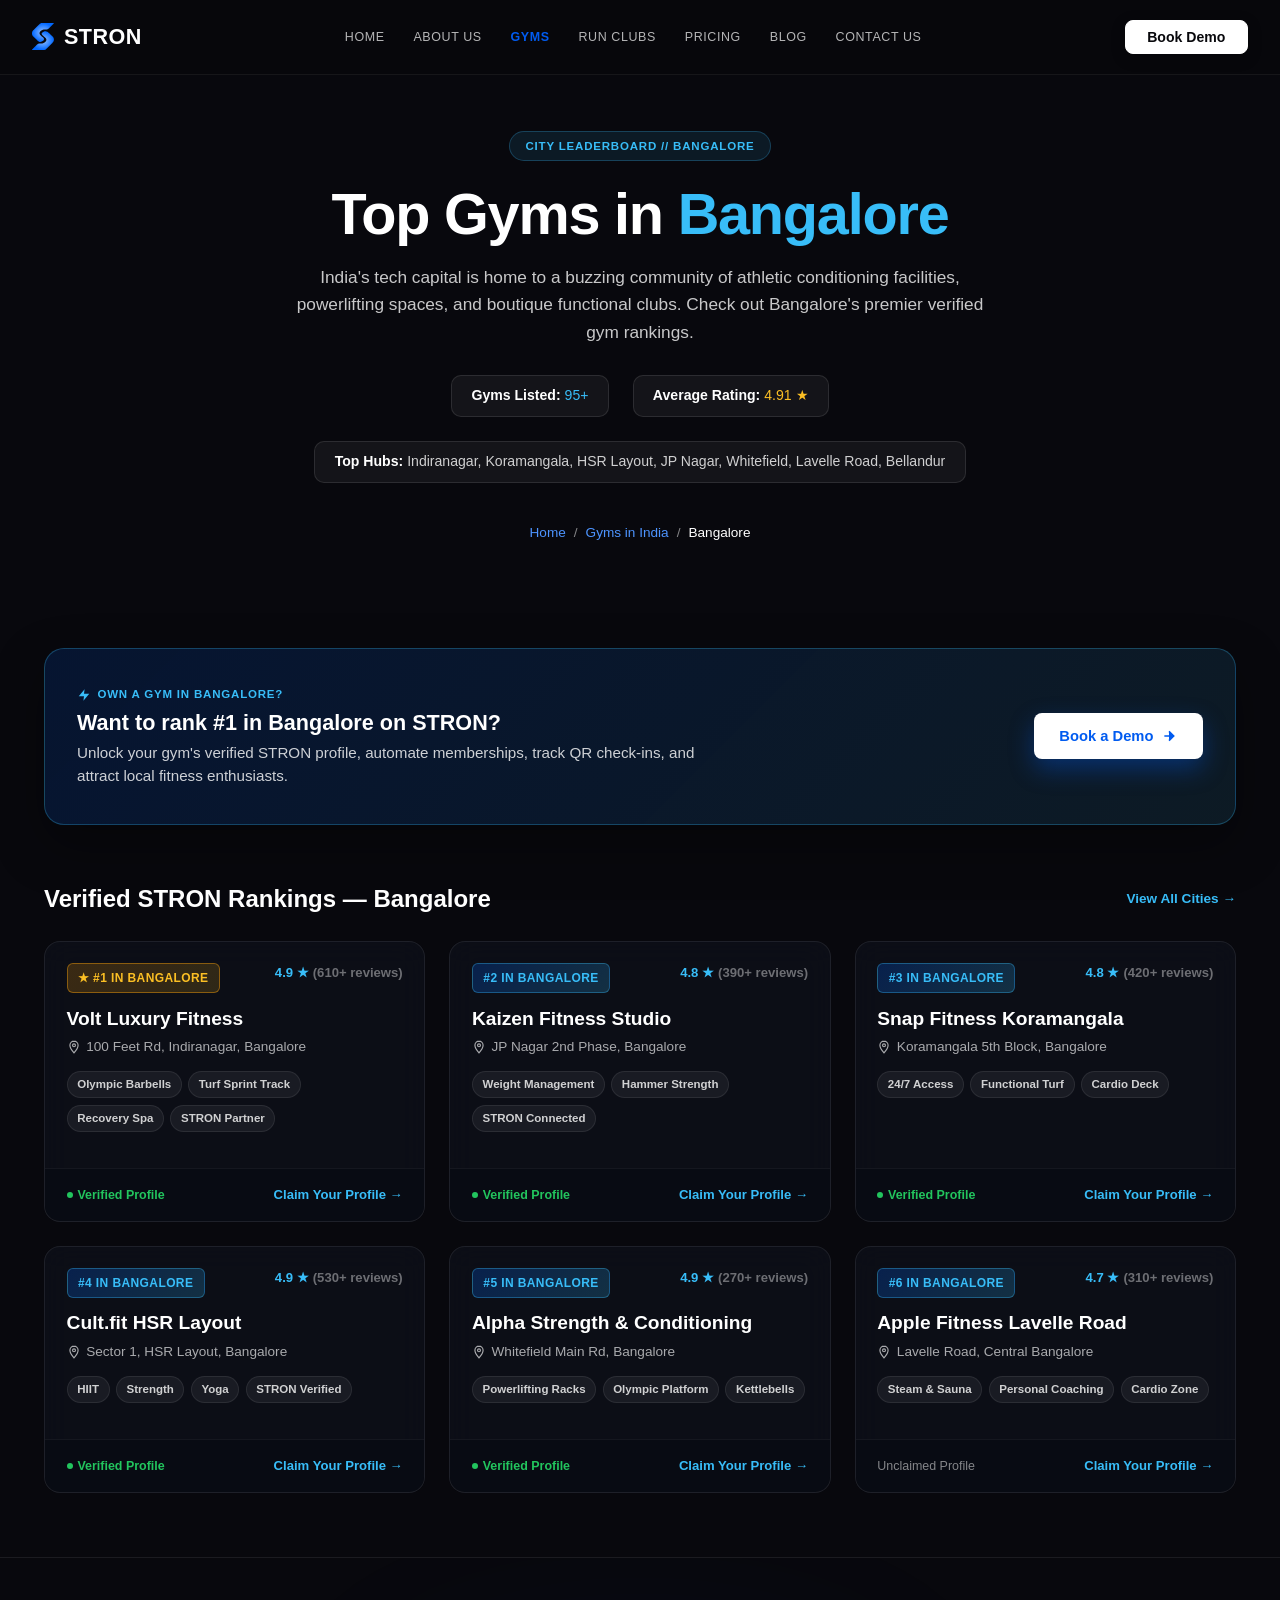
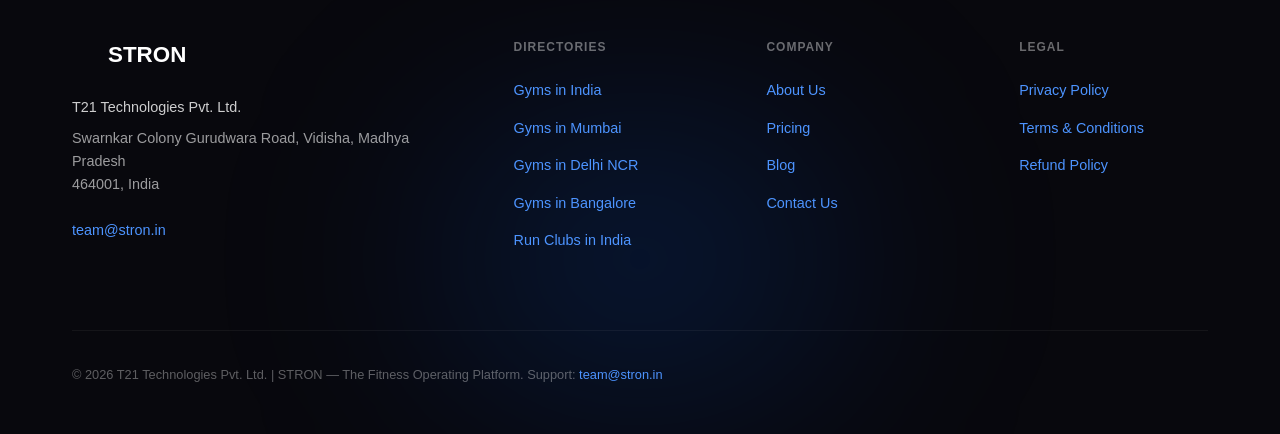
<file: gyms-bangalore.html>
<!DOCTYPE html>
<html lang="en">

<head>
    <meta charset="UTF-8">
    <meta name="viewport" content="width=device-width, initial-scale=1.0">
    <title>Top Gyms in Bangalore — STRON City Rankings & Guide | STRON</title>
    <meta name="description" content="Discover the top gyms in Bangalore ranked by STRON. Find best fitness studios in Indiranagar, Koramangala, HSR Layout, Whitefield, and JP Nagar.">
    <meta name="keywords" content="top gyms in Bangalore, best gyms Bangalore, fitness centers Bangalore, stron rankings Bangalore">
    
    <!-- Open Graph -->
    <meta property="og:title" content="Top Gyms in Bangalore — STRON City Rankings & Guide | STRON">
    <meta property="og:description" content="Discover the top gyms in Bangalore ranked by STRON. Find best fitness studios in Indiranagar, Koramangala, HSR Layout, Whitefield, and JP Nagar.">
    <meta property="og:type" content="website">
    <meta property="og:url" content="https://stron-website.vercel.app/gyms-bangalore.html">
    <meta property="og:image" content="assets/Frame%2012270.svg">

    <!-- Fonts & CSS -->
    <link rel="preconnect" href="https://fonts.googleapis.com">
    <link rel="preconnect" href="https://fonts.gstatic.com" crossorigin>
    <link href="https://fonts.googleapis.com/css2?family=Plus+Jakarta+Sans:wght@300;400;500;600;700;800&display=swap" rel="stylesheet">
    <link rel="stylesheet" href="style.css?v=12">
    <link rel="icon" type="image/svg+xml" href="assets/stron-logo.svg">
</head>

<body class="theme-dark" style="background: #08080d; color: #fff;">

    <!-- Single Global Fixed Navigation Bar -->
    <nav class="nav new-nav">
        <div class="nav-container">
            <a href="index.html" class="logo">
                <svg class="logo-icon" width="22" height="27" viewBox="0 0 207 254" fill="none" xmlns="http://www.w3.org/2000/svg">
                    <g>
                        <path d="M119.61 254H2.19376C1.37286 253.073 0.592382 252.178 -0.421875 251.452V250.891C3.44531 246.013 8.56581 241.421 13.0834 237.075L31.8728 218.886C38.3569 212.604 47.3205 202.12 54.2921 197.125C57.6344 194.773 61.5206 193.311 65.5843 192.876C68.734 192.508 72.9636 192.65 76.1591 192.638C85.9774 192.605 94.4669 193.851 104.113 190.7C107.746 189.514 109.817 188.971 113.178 186.753C116.354 184.657 119.265 183.018 122 180.5C125.295 177.467 127.652 174.89 130.544 171.37C134.824 166.16 135.874 161.624 135.212 155.003C134.498 147.851 130.367 143.802 125.343 139.053C123.724 137.523 122.715 136.394 120.878 134.917C116.255 131.202 111.481 126.819 107.188 122.747C104.383 120.086 98.19 114.933 96.5099 111.966C93.3748 107.814 89.9271 103.588 90.5 98.5004C90.808 93.0054 97.5716 89.1618 101.73 85.9311C103.238 84.7593 107.549 81.9455 109.344 81.2072C116.141 78.4123 128.041 76.6711 135.212 79.0002C139.656 78.9809 146.045 81.143 149.166 83.9515C153.592 87.9066 157.954 91.933 162.25 96.0294C164.477 98.1724 166.621 100.4 168.835 102.555C170.472 104.136 172.208 105.536 173.851 107.115C180.424 113.431 186.955 119.819 193.508 126.151C195.379 127.959 197.227 129.785 198.705 131.889C204.995 140.827 207.49 151.893 205.643 162.665C203.741 173.518 199.319 180.541 191.128 187.607C190.314 188.308 189.383 189.307 188.604 190.08L167.775 210.587C157.96 220.266 148.639 229.798 138.663 239.42L131.487 246.211C128.523 249.063 126.535 251.624 122.436 252.833C121.597 253.081 120.291 253.481 119.61 254Z" fill="url(#paint0_radial_logo_nav)"/>
                        <path d="M86.3885 0H203.805C204.626 0.927005 205.406 1.82229 206.421 2.54762V3.10913C202.553 7.98727 197.433 12.5793 192.915 16.9249L174.126 35.1137C167.642 41.3963 158.678 51.8801 151.707 56.8751C148.364 59.2269 144.478 60.6892 140.414 61.1239C137.265 61.492 133.035 61.3505 129.84 61.3615C120.021 61.3953 111.532 60.1488 101.886 63.2995C98.2527 64.4864 96.1824 65.0287 92.8213 67.2471C89.6451 69.3434 86.7343 71.482 83.999 74C80.7043 77.0329 78.3469 79.1098 75.4548 82.63C71.1747 87.8398 70.1247 92.3757 70.7866 98.9974C71.5011 106.149 75.6321 110.198 80.6561 114.947C82.2749 116.477 83.2837 117.606 85.121 119.083C89.7435 122.798 94.5177 127.181 98.8107 131.253C101.616 133.914 107.809 139.067 109.489 142.034C112.624 146.186 112.995 150.333 112.422 155.42C112.114 160.915 108.427 164.838 104.269 168.069C102.761 169.241 98.4501 172.055 96.6547 172.793C89.8578 175.588 77.3399 181.262 70.169 178.933C65.7253 178.952 59.9542 172.857 56.8332 170.049C52.407 166.093 48.0452 162.067 43.7493 157.971C41.5223 155.828 39.3785 153.6 37.1642 151.445C35.5273 149.864 33.7911 148.464 32.1477 146.885C25.5751 140.569 19.0443 134.181 12.4911 127.849C10.6202 126.041 8.77172 124.215 7.29434 122.111C1.00402 113.173 -1.49052 102.107 0.356312 91.3347C2.25794 80.482 6.6798 73.459 14.8713 66.3933C15.6846 65.6917 16.6155 64.6929 17.3953 63.92L38.2243 43.413C48.0391 33.734 57.36 24.2024 67.336 14.5802L74.5115 7.78897C77.4759 4.93724 79.4642 2.37637 83.5625 1.16656C84.4022 0.918715 85.7083 0.518667 86.3885 0Z" fill="url(#paint1_radial_logo_nav)"/>
                    </g>
                    <defs>
                        <radialGradient id="paint0_radial_logo_nav" cx="0" cy="0" r="1" gradientUnits="userSpaceOnUse" gradientTransform="translate(102.908 164.26) rotate(90) scale(89.7406 103.33)">
                            <stop stop-color="#96C1FF"/>
                            <stop offset="1" stop-color="#0067FF"/>
                        </radialGradient>
                        <radialGradient id="paint1_radial_logo_nav" cx="0" cy="0" r="1" gradientUnits="userSpaceOnUse" gradientTransform="translate(103.091 89.7406) rotate(90) scale(89.7406 103.33)">
                            <stop stop-color="#96C1FF"/>
                            <stop offset="1" stop-color="#0067FF"/>
                        </radialGradient>
                    </defs>
                </svg>
                STRON
            </a>
            <div class="nav-links">
                <a href="index.html" class="nav-link">HOME</a>
                <a href="about.html" class="nav-link">ABOUT US</a>
                <a href="gyms.html" class="nav-link active">GYMS</a>
                <a href="run-clubs.html" class="nav-link">RUN CLUBS</a>
                <a href="pricing.html" class="nav-link">PRICING</a>
                <a href="blog.html" class="nav-link">BLOG</a>
                <a href="contact.html" class="nav-link">CONTACT US</a>
            </div>
            <div class="nav-cta" style="display: flex; align-items: center;">
                <a href="contact.html" class="nav-pill-btn btn-nav-demo">
                    Book Demo
                </a>
            </div>
            <button class="mobile-menu-toggle" aria-label="Toggle menu">
                <span></span>
                <span></span>
            </button>
        </div>
    </nav>

    <!-- Main Content -->
    <main class="editorial-container" style="padding-top: 75px; max-width: 1240px; margin: 0 auto; padding-left: 1.5rem; padding-right: 1.5rem;">
        
        <!-- CITY HEADER -->
        <section class="directory-hero-section">
            <div style="display: inline-flex; align-items: center; gap: 0.5rem; padding: 0.35rem 0.95rem; border-radius: 999px; background: rgba(56, 189, 248, 0.1); border: 1px solid rgba(56, 189, 248, 0.25); margin-bottom: 1.25rem;">
                <span style="font-size: 0.72rem; font-weight: 700; color: #38bdf8; letter-spacing: 0.8px; text-transform: uppercase;">
                    CITY LEADERBOARD // Bangalore
                </span>
            </div>
            
            <h1 style="font-size: clamp(2.2rem, 4.5vw, 3.8rem); font-weight: 800; color: #ffffff; letter-spacing: -1.2px; line-height: 1.15; margin: 0 0 1rem 0;">
                Top Gyms in <span style="color: #38bdf8;">Bangalore</span>
            </h1>
            
            <p style="font-size: 1.08rem; color: rgba(255, 255, 255, 0.78); max-width: 720px; margin: 0 auto 1.75rem auto; line-height: 1.6;">
                India's tech capital is home to a buzzing community of athletic conditioning facilities, powerlifting spaces, and boutique functional clubs. Check out Bangalore's premier verified gym rankings.
            </p>

            <div style="display: flex; gap: 1.5rem; justify-content: center; flex-wrap: wrap; margin-bottom: 2.5rem;">
                <div style="background: rgba(255,255,255,0.05); border: 1px solid rgba(255,255,255,0.1); padding: 0.6rem 1.2rem; border-radius: 10px; font-size: 0.88rem;">
                    <strong>Gyms Listed:</strong> <span style="color: #38bdf8;">95+</span>
                </div>
                <div style="background: rgba(255,255,255,0.05); border: 1px solid rgba(255,255,255,0.1); padding: 0.6rem 1.2rem; border-radius: 10px; font-size: 0.88rem;">
                    <strong>Average Rating:</strong> <span style="color: #fbbf24;">4.91 ★</span>
                </div>
                <div style="background: rgba(255,255,255,0.05); border: 1px solid rgba(255,255,255,0.1); padding: 0.6rem 1.2rem; border-radius: 10px; font-size: 0.88rem;">
                    <strong>Top Hubs:</strong> <span style="color: rgba(255,255,255,0.8);">Indiranagar, Koramangala, HSR Layout, JP Nagar, Whitefield, Lavelle Road, Bellandur</span>
                </div>
            </div>

            <!-- Breadcrumb Navigation -->
            <div style="display: flex; justify-content: center; align-items: center; gap: 0.5rem; font-size: 0.85rem; color: rgba(255,255,255,0.5); margin-bottom: 1.5rem;">
                <a href="index.html" style="color: #4d94ff; text-decoration: none;">Home</a>
                <span>/</span>
                <a href="gyms.html" style="color: #4d94ff; text-decoration: none;">Gyms in India</a>
                <span>/</span>
                <span style="color: #ffffff;">Bangalore</span>
            </div>
        </section>

        <!-- LOCAL GYM OWNER CONVERSION BANNER -->
        <div class="directory-lead-banner">
            <div>
                <div style="display: inline-flex; align-items: center; gap: 0.4rem; font-size: 0.72rem; font-weight: 800; color: #38bdf8; letter-spacing: 0.8px; text-transform: uppercase; margin-bottom: 0.4rem;">
                    <svg viewBox="0 0 24 24" width="14" height="14" fill="currentColor"><path d="M13 2L3 14h9l-1 8 10-12h-9l1-8z"/></svg>
                    OWN A GYM IN Bangalore?
                </div>
                <h3 style="font-size: 1.35rem; font-weight: 800; color: #ffffff; margin: 0 0 0.35rem 0; line-height: 1.25;">
                    Want to rank #1 in Bangalore on STRON?
                </h3>
                <p style="font-size: 0.95rem; color: rgba(255, 255, 255, 0.8); margin: 0; max-width: 620px; line-height: 1.5;">
                    Unlock your gym's verified STRON profile, automate memberships, track QR check-ins, and attract local fitness enthusiasts.
                </p>
            </div>
            <div>
                <a href="contact.html" class="hero-store-btn" style="background: #ffffff; color: #005bf0; font-weight: 800; padding: 0.75rem 1.6rem; border-radius: 8px; text-decoration: none; display: inline-flex; align-items: center; gap: 0.5rem; white-space: nowrap; box-shadow: 0 10px 25px rgba(0, 91, 240, 0.35);">
                    Book a Demo
                    <svg viewBox="0 0 24 24" width="16" height="16" fill="none" stroke="currentColor" stroke-width="2.5"><path d="M5 12h14M12 5l7 7-7 7"/></svg>
                </a>
            </div>
        </div>

        <!-- RANKINGS GRID -->
        <section style="margin-bottom: 4rem;">
            <div style="display: flex; justify-content: space-between; align-items: center; margin-bottom: 1.5rem;">
                <h2 style="font-size: 1.5rem; font-weight: 800; color: #ffffff; margin: 0;">Verified STRON Rankings — Bangalore</h2>
                <a href="gyms.html" style="font-size: 0.85rem; color: #38bdf8; text-decoration: none; font-weight: 700;">View All Cities →</a>
            </div>

            <div class="directory-grid">
                <div class="directory-card">
                    <div>
                        <div class="directory-card-header">
                            <div>
                                <span class="stron-rank-badge top-rank">★ #1 in Bangalore</span>
                            </div>
                            <div style="font-size: 0.82rem; font-weight: 700; color: #38bdf8; display: flex; align-items: center; gap: 0.25rem;">
                                4.9 ★ <span style="color: rgba(255,255,255,0.4);">(610+ reviews)</span>
                            </div>
                        </div>
                        <div class="directory-card-body">
                            <h3 class="directory-card-title">Volt Luxury Fitness</h3>
                            <div class="directory-card-location">
                                <svg viewBox="0 0 24 24" width="14" height="14" fill="none" stroke="currentColor" stroke-width="2"><path d="M12 2C8.13 2 5 5.13 5 9c0 5.25 7 13 7 13s7-7.75 7-13c0-3.87-3.13-7-7-7z"/><circle cx="12" cy="9" r="2.5"/></svg>
                                100 Feet Rd, Indiranagar, Bangalore
                            </div>
                            <div class="directory-card-tags">
                                <span class="directory-tag">Olympic Barbells</span><span class="directory-tag">Turf Sprint Track</span><span class="directory-tag">Recovery Spa</span><span class="directory-tag">STRON Partner</span>
                            </div>
                        </div>
                    </div>
                    <div class="directory-card-footer">
                        <span style="font-size: 0.78rem; color: #22c55e; font-weight: 700; display: inline-flex; align-items: center; gap: 0.3rem;"><span style="width: 6px; height: 6px; border-radius: 50%; background: #22c55e;"></span> Verified Profile</span>
                        <a href="contact.html" style="color: #38bdf8; font-size: 0.82rem; font-weight: 700; text-decoration: none;">Claim Your Profile →</a>
                    </div>
                </div>
                <div class="directory-card">
                    <div>
                        <div class="directory-card-header">
                            <div>
                                <span class="stron-rank-badge">#2 in Bangalore</span>
                            </div>
                            <div style="font-size: 0.82rem; font-weight: 700; color: #38bdf8; display: flex; align-items: center; gap: 0.25rem;">
                                4.8 ★ <span style="color: rgba(255,255,255,0.4);">(390+ reviews)</span>
                            </div>
                        </div>
                        <div class="directory-card-body">
                            <h3 class="directory-card-title">Kaizen Fitness Studio</h3>
                            <div class="directory-card-location">
                                <svg viewBox="0 0 24 24" width="14" height="14" fill="none" stroke="currentColor" stroke-width="2"><path d="M12 2C8.13 2 5 5.13 5 9c0 5.25 7 13 7 13s7-7.75 7-13c0-3.87-3.13-7-7-7z"/><circle cx="12" cy="9" r="2.5"/></svg>
                                JP Nagar 2nd Phase, Bangalore
                            </div>
                            <div class="directory-card-tags">
                                <span class="directory-tag">Weight Management</span><span class="directory-tag">Hammer Strength</span><span class="directory-tag">STRON Connected</span>
                            </div>
                        </div>
                    </div>
                    <div class="directory-card-footer">
                        <span style="font-size: 0.78rem; color: #22c55e; font-weight: 700; display: inline-flex; align-items: center; gap: 0.3rem;"><span style="width: 6px; height: 6px; border-radius: 50%; background: #22c55e;"></span> Verified Profile</span>
                        <a href="contact.html" style="color: #38bdf8; font-size: 0.82rem; font-weight: 700; text-decoration: none;">Claim Your Profile →</a>
                    </div>
                </div>
                <div class="directory-card">
                    <div>
                        <div class="directory-card-header">
                            <div>
                                <span class="stron-rank-badge">#3 in Bangalore</span>
                            </div>
                            <div style="font-size: 0.82rem; font-weight: 700; color: #38bdf8; display: flex; align-items: center; gap: 0.25rem;">
                                4.8 ★ <span style="color: rgba(255,255,255,0.4);">(420+ reviews)</span>
                            </div>
                        </div>
                        <div class="directory-card-body">
                            <h3 class="directory-card-title">Snap Fitness Koramangala</h3>
                            <div class="directory-card-location">
                                <svg viewBox="0 0 24 24" width="14" height="14" fill="none" stroke="currentColor" stroke-width="2"><path d="M12 2C8.13 2 5 5.13 5 9c0 5.25 7 13 7 13s7-7.75 7-13c0-3.87-3.13-7-7-7z"/><circle cx="12" cy="9" r="2.5"/></svg>
                                Koramangala 5th Block, Bangalore
                            </div>
                            <div class="directory-card-tags">
                                <span class="directory-tag">24/7 Access</span><span class="directory-tag">Functional Turf</span><span class="directory-tag">Cardio Deck</span>
                            </div>
                        </div>
                    </div>
                    <div class="directory-card-footer">
                        <span style="font-size: 0.78rem; color: #22c55e; font-weight: 700; display: inline-flex; align-items: center; gap: 0.3rem;"><span style="width: 6px; height: 6px; border-radius: 50%; background: #22c55e;"></span> Verified Profile</span>
                        <a href="contact.html" style="color: #38bdf8; font-size: 0.82rem; font-weight: 700; text-decoration: none;">Claim Your Profile →</a>
                    </div>
                </div>
                <div class="directory-card">
                    <div>
                        <div class="directory-card-header">
                            <div>
                                <span class="stron-rank-badge">#4 in Bangalore</span>
                            </div>
                            <div style="font-size: 0.82rem; font-weight: 700; color: #38bdf8; display: flex; align-items: center; gap: 0.25rem;">
                                4.9 ★ <span style="color: rgba(255,255,255,0.4);">(530+ reviews)</span>
                            </div>
                        </div>
                        <div class="directory-card-body">
                            <h3 class="directory-card-title">Cult.fit HSR Layout</h3>
                            <div class="directory-card-location">
                                <svg viewBox="0 0 24 24" width="14" height="14" fill="none" stroke="currentColor" stroke-width="2"><path d="M12 2C8.13 2 5 5.13 5 9c0 5.25 7 13 7 13s7-7.75 7-13c0-3.87-3.13-7-7-7z"/><circle cx="12" cy="9" r="2.5"/></svg>
                                Sector 1, HSR Layout, Bangalore
                            </div>
                            <div class="directory-card-tags">
                                <span class="directory-tag">HIIT</span><span class="directory-tag">Strength</span><span class="directory-tag">Yoga</span><span class="directory-tag">STRON Verified</span>
                            </div>
                        </div>
                    </div>
                    <div class="directory-card-footer">
                        <span style="font-size: 0.78rem; color: #22c55e; font-weight: 700; display: inline-flex; align-items: center; gap: 0.3rem;"><span style="width: 6px; height: 6px; border-radius: 50%; background: #22c55e;"></span> Verified Profile</span>
                        <a href="contact.html" style="color: #38bdf8; font-size: 0.82rem; font-weight: 700; text-decoration: none;">Claim Your Profile →</a>
                    </div>
                </div>
                <div class="directory-card">
                    <div>
                        <div class="directory-card-header">
                            <div>
                                <span class="stron-rank-badge">#5 in Bangalore</span>
                            </div>
                            <div style="font-size: 0.82rem; font-weight: 700; color: #38bdf8; display: flex; align-items: center; gap: 0.25rem;">
                                4.9 ★ <span style="color: rgba(255,255,255,0.4);">(270+ reviews)</span>
                            </div>
                        </div>
                        <div class="directory-card-body">
                            <h3 class="directory-card-title">Alpha Strength & Conditioning</h3>
                            <div class="directory-card-location">
                                <svg viewBox="0 0 24 24" width="14" height="14" fill="none" stroke="currentColor" stroke-width="2"><path d="M12 2C8.13 2 5 5.13 5 9c0 5.25 7 13 7 13s7-7.75 7-13c0-3.87-3.13-7-7-7z"/><circle cx="12" cy="9" r="2.5"/></svg>
                                Whitefield Main Rd, Bangalore
                            </div>
                            <div class="directory-card-tags">
                                <span class="directory-tag">Powerlifting Racks</span><span class="directory-tag">Olympic Platform</span><span class="directory-tag">Kettlebells</span>
                            </div>
                        </div>
                    </div>
                    <div class="directory-card-footer">
                        <span style="font-size: 0.78rem; color: #22c55e; font-weight: 700; display: inline-flex; align-items: center; gap: 0.3rem;"><span style="width: 6px; height: 6px; border-radius: 50%; background: #22c55e;"></span> Verified Profile</span>
                        <a href="contact.html" style="color: #38bdf8; font-size: 0.82rem; font-weight: 700; text-decoration: none;">Claim Your Profile →</a>
                    </div>
                </div>
                <div class="directory-card">
                    <div>
                        <div class="directory-card-header">
                            <div>
                                <span class="stron-rank-badge">#6 in Bangalore</span>
                            </div>
                            <div style="font-size: 0.82rem; font-weight: 700; color: #38bdf8; display: flex; align-items: center; gap: 0.25rem;">
                                4.7 ★ <span style="color: rgba(255,255,255,0.4);">(310+ reviews)</span>
                            </div>
                        </div>
                        <div class="directory-card-body">
                            <h3 class="directory-card-title">Apple Fitness Lavelle Road</h3>
                            <div class="directory-card-location">
                                <svg viewBox="0 0 24 24" width="14" height="14" fill="none" stroke="currentColor" stroke-width="2"><path d="M12 2C8.13 2 5 5.13 5 9c0 5.25 7 13 7 13s7-7.75 7-13c0-3.87-3.13-7-7-7z"/><circle cx="12" cy="9" r="2.5"/></svg>
                                Lavelle Road, Central Bangalore
                            </div>
                            <div class="directory-card-tags">
                                <span class="directory-tag">Steam & Sauna</span><span class="directory-tag">Personal Coaching</span><span class="directory-tag">Cardio Zone</span>
                            </div>
                        </div>
                    </div>
                    <div class="directory-card-footer">
                        <span style="font-size: 0.78rem; color: rgba(255,255,255,0.5);">Unclaimed Profile</span>
                        <a href="contact.html" style="color: #38bdf8; font-size: 0.82rem; font-weight: 700; text-decoration: none;">Claim Your Profile →</a>
                    </div>
                </div>

            </div>
        </section>

    </main>

    <!-- Glowing Footer -->
    <footer class="new-footer" style="background: #08080d; border-top: 1px solid rgba(255,255,255,0.08); padding: 5rem 0 3rem 0; position: relative; overflow: hidden;">
        <div style="position: absolute; bottom: 0; left: 50%; transform: translateX(-50%); width: 800px; height: 350px; background: radial-gradient(circle, rgba(0,91,240,0.2) 0%, rgba(0,0,0,0) 70%); filter: blur(90px); pointer-events: none; z-index: 0;"></div>

        <div style="max-width: 1200px; margin: 0 auto; padding: 0 2rem; position: relative; z-index: 1;">
            
            <div style="display: grid; grid-template-columns: 2fr 1fr 1fr 1fr; gap: 4rem; margin-bottom: 4rem;">
                <!-- Col 1 -->
                <div>
                    <div style="display: flex; align-items: center; gap: 0.75rem; font-weight: 800; font-size: 1.4rem; color: #fff; margin-bottom: 1.5rem;">
                        <svg class="logo-icon" width="24" height="30" viewBox="0 0 207 254" fill="none">
                            <path d="M119.61 254H2.19376C1.37286 253.073 0.592382 252.178 -0.421875 251.452V250.891C3.44531 246.013 8.56581 241.421 13.0834 237.075L31.8728 218.886C38.3569 212.604 47.3205 202.12 54.2921 197.125C57.6344 194.773 61.5206 193.311 65.5843 192.876C68.734 192.508 72.9636 192.65 76.1591 192.638C85.9774 192.605 94.4669 193.851 104.113 190.7C107.746 189.514 109.817 188.971 113.178 186.753C116.354 184.657 119.265 183.018 122 180.5C125.295 177.467 127.652 174.89 130.544 171.37C134.824 166.16 135.874 161.624 135.212 155.003C134.498 147.851 130.367 143.802 125.343 139.053C123.724 137.523 122.715 136.394 120.878 134.917C116.255 131.202 111.481 126.819 107.188 122.747C104.383 120.086 98.19 114.933 96.5099 111.966C93.3748 107.814 89.9271 103.588 90.5 98.5004C90.808 93.0054 97.5716 89.1618 101.73 85.9311C103.238 84.7593 107.549 81.9455 109.344 81.2072C116.141 78.4123 128.041 76.6711 135.212 79.0002C139.656 78.9809 146.045 81.143 149.166 83.9515C153.592 87.9066 157.954 91.933 162.25 96.0294C164.477 98.1724 166.621 100.4 168.835 102.555C170.472 104.136 172.208 105.536 173.851 107.115C180.424 113.431 186.955 119.819 193.508 126.151C195.379 127.959 197.227 129.785 198.705 131.889C204.995 140.827 207.49 151.893 205.643 162.665C203.741 173.518 199.319 180.541 191.128 187.607C190.314 188.308 189.383 189.307 188.604 190.08L167.775 210.587C157.96 220.266 148.639 229.798 138.663 239.42L131.487 246.211C128.523 249.063 126.535 251.624 122.436 252.833C121.597 253.081 120.291 253.481 119.61 254Z" fill="url(#paint0_radial_logo_ft)"/>
                            <path d="M86.3885 0H203.805C204.626 0.927005 205.406 1.82229 206.421 2.54762V3.10913C202.553 7.98727 197.433 12.5793 192.915 16.9249L174.126 35.1137C167.642 41.3963 158.678 51.8801 151.707 56.8751C148.364 59.2269 144.478 60.6892 140.414 61.1239C137.265 61.492 133.035 61.3505 129.84 61.3615C120.021 61.3953 111.532 60.1488 101.886 63.2995C98.2527 64.4864 96.1824 65.0287 92.8213 67.2471C89.6451 69.3434 86.7343 71.482 83.999 74C80.7043 77.0329 78.3469 79.1098 75.4548 82.63C71.1747 87.8398 70.1247 92.3757 70.7866 98.9974C71.5011 106.149 75.6321 110.198 80.6561 114.947C82.2749 116.477 83.2837 117.606 85.121 119.083C89.7435 122.798 94.5177 127.181 98.8107 131.253C101.616 133.914 107.809 139.067 109.489 142.034C112.624 146.186 112.995 150.333 112.422 155.42C112.114 160.915 108.427 164.838 104.269 168.069C102.761 169.241 98.4501 172.055 96.6547 172.793C89.8578 175.588 77.3399 181.262 70.169 178.933C65.7253 178.952 59.9542 172.857 56.8332 170.049C52.407 166.093 48.0452 162.067 43.7493 157.971C41.5223 155.828 39.3785 153.6 37.1642 151.445C35.5273 149.864 33.7911 148.464 32.1477 146.885C25.5751 140.569 19.0443 134.181 12.4911 127.849C10.6202 126.041 8.77172 124.215 7.29434 122.111C1.00402 113.173 -1.49052 102.107 0.356312 91.3347C2.25794 80.482 6.6798 73.459 14.8713 66.3933C15.6846 65.6917 16.6155 64.6929 17.3953 63.92L38.2243 43.413C48.0391 33.734 57.36 24.2024 67.336 14.5802L74.5115 7.78897C77.4759 4.93724 79.4642 2.37637 83.5625 1.16656C84.4022 0.918715 85.7083 0.518667 86.3885 0Z" fill="url(#paint1_radial_logo_ft)"/>
                        </svg>
                        STRON
                    </div>
                    <div style="color: rgba(255,255,255,0.6); font-size: 0.9rem; line-height: 1.6; margin-bottom: 1.5rem;">
                        <div style="color: rgba(255,255,255,0.8); margin-bottom: 0.5rem;">T21 Technologies Pvt. Ltd.</div>
                        Swarnkar Colony Gurudwara Road, Vidisha, Madhya Pradesh<br>
                        464001, India<br><br>
                        <a href="mailto:team@stron.in" style="color: #4d94ff; text-decoration: none;">team@stron.in</a>
                    </div>
                </div>

                <!-- Col 2: Directories -->
                <div>
                    <div style="font-size: 0.75rem; font-weight: 700; color: rgba(255,255,255,0.4); letter-spacing: 1px; margin-bottom: 1.5rem; text-transform: uppercase;">Directories</div>
                    <div style="display: flex; flex-direction: column; gap: 1rem;">
                        <a href="gyms.html" style="color: #4d94ff; text-decoration: none; font-size: 0.9rem;">Gyms in India</a>
                        <a href="gyms-mumbai.html" style="color: #4d94ff; text-decoration: none; font-size: 0.9rem;">Gyms in Mumbai</a>
                        <a href="gyms-delhi.html" style="color: #4d94ff; text-decoration: none; font-size: 0.9rem;">Gyms in Delhi NCR</a>
                        <a href="gyms-bangalore.html" style="color: #4d94ff; text-decoration: none; font-size: 0.9rem;">Gyms in Bangalore</a>
                        <a href="run-clubs.html" style="color: #4d94ff; text-decoration: none; font-size: 0.9rem;">Run Clubs in India</a>
                    </div>
                </div>

                <!-- Col 3: Company -->
                <div>
                    <div style="font-size: 0.75rem; font-weight: 700; color: rgba(255,255,255,0.4); letter-spacing: 1px; margin-bottom: 1.5rem; text-transform: uppercase;">Company</div>
                    <div style="display: flex; flex-direction: column; gap: 1rem;">
                        <a href="about.html" style="color: #4d94ff; text-decoration: none; font-size: 0.9rem;">About Us</a>
                        <a href="pricing.html" style="color: #4d94ff; text-decoration: none; font-size: 0.9rem;">Pricing</a>
                        <a href="blog.html" style="color: #4d94ff; text-decoration: none; font-size: 0.9rem;">Blog</a>
                        <a href="contact.html" style="color: #4d94ff; text-decoration: none; font-size: 0.9rem;">Contact Us</a>
                    </div>
                </div>

                <!-- Col 4: Legal -->
                <div>
                    <div style="font-size: 0.75rem; font-weight: 700; color: rgba(255,255,255,0.4); letter-spacing: 1px; margin-bottom: 1.5rem; text-transform: uppercase;">Legal</div>
                    <div style="display: flex; flex-direction: column; gap: 1rem;">
                        <a href="#" style="color: #4d94ff; text-decoration: none; font-size: 0.9rem;">Privacy Policy</a>
                        <a href="#" style="color: #4d94ff; text-decoration: none; font-size: 0.9rem;">Terms & Conditions</a>
                        <a href="#" style="color: #4d94ff; text-decoration: none; font-size: 0.9rem;">Refund Policy</a>
                    </div>
                </div>
            </div>

            <!-- Bottom Info -->
            <div style="display: flex; flex-direction: column; gap: 1.5rem; border-top: 1px solid rgba(255,255,255,0.05); padding-top: 2rem;">
                <div style="color: rgba(255,255,255,0.35); font-size: 0.8rem; line-height: 1.8;">
                    <p>© 2026 T21 Technologies Pvt. Ltd. | STRON — The Fitness Operating Platform. Support: <a href="mailto:team@stron.in" style="color: #4d94ff; text-decoration: none;">team@stron.in</a></p>
                </div>
            </div>

        </div>
    </footer>

    <script src="script.js?v=12"></script>
</body>
</html>
</file>
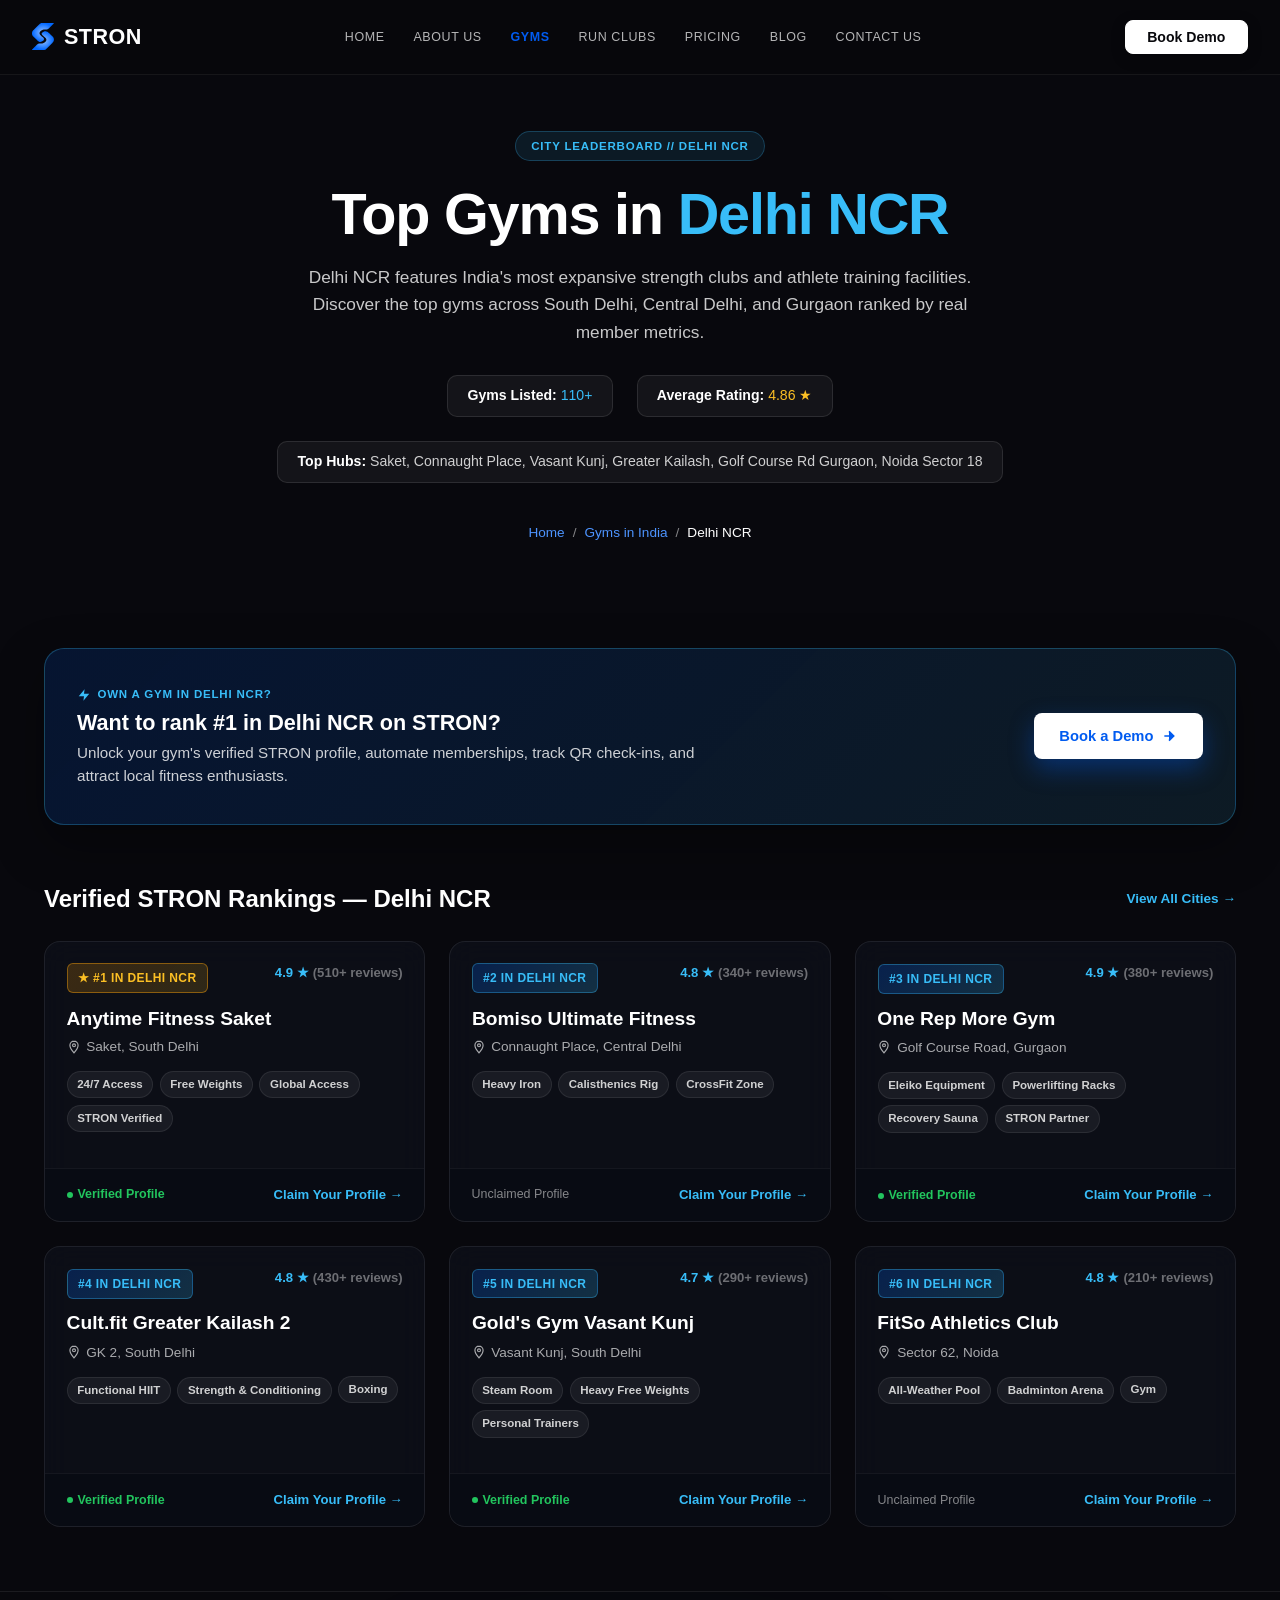
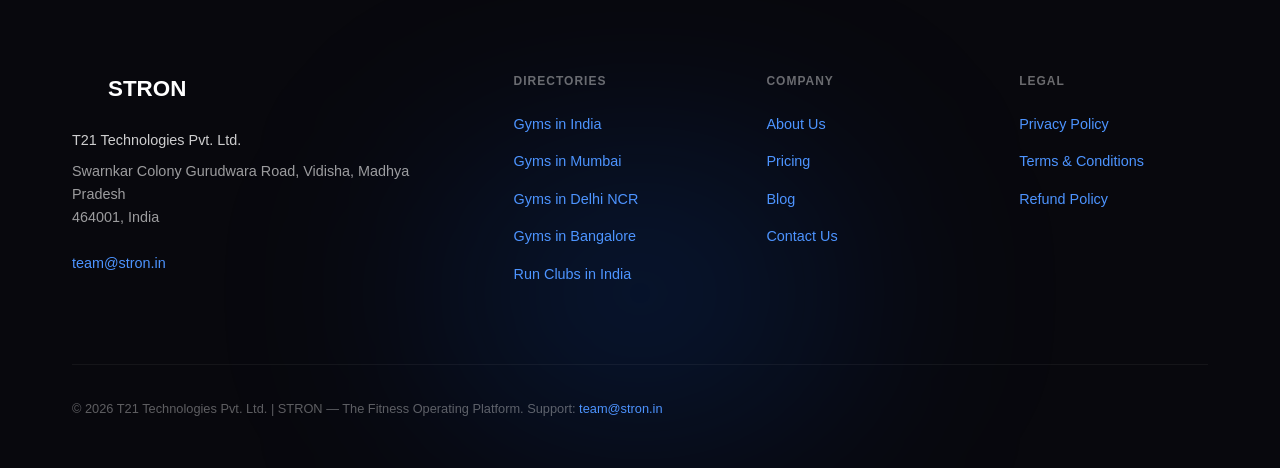
<file: gyms-delhi.html>
<!DOCTYPE html>
<html lang="en">

<head>
    <meta charset="UTF-8">
    <meta name="viewport" content="width=device-width, initial-scale=1.0">
    <title>Top Gyms in Delhi NCR — STRON City Rankings & Guide | STRON</title>
    <meta name="description" content="Explore top gyms in Delhi NCR ranked by STRON. Discover best fitness centers in Saket, Connaught Place, Gurgaon Golf Course Rd, and South Delhi.">
    <meta name="keywords" content="top gyms in Delhi NCR, best gyms Delhi NCR, fitness centers Delhi NCR, stron rankings Delhi NCR">
    
    <!-- Open Graph -->
    <meta property="og:title" content="Top Gyms in Delhi NCR — STRON City Rankings & Guide | STRON">
    <meta property="og:description" content="Explore top gyms in Delhi NCR ranked by STRON. Discover best fitness centers in Saket, Connaught Place, Gurgaon Golf Course Rd, and South Delhi.">
    <meta property="og:type" content="website">
    <meta property="og:url" content="https://stron-website.vercel.app/gyms-delhi.html">
    <meta property="og:image" content="assets/Frame%2012270.svg">

    <!-- Fonts & CSS -->
    <link rel="preconnect" href="https://fonts.googleapis.com">
    <link rel="preconnect" href="https://fonts.gstatic.com" crossorigin>
    <link href="https://fonts.googleapis.com/css2?family=Plus+Jakarta+Sans:wght@300;400;500;600;700;800&display=swap" rel="stylesheet">
    <link rel="stylesheet" href="style.css?v=12">
    <link rel="icon" type="image/svg+xml" href="assets/stron-logo.svg">
</head>

<body class="theme-dark" style="background: #08080d; color: #fff;">

    <!-- Single Global Fixed Navigation Bar -->
    <nav class="nav new-nav">
        <div class="nav-container">
            <a href="index.html" class="logo">
                <svg class="logo-icon" width="22" height="27" viewBox="0 0 207 254" fill="none" xmlns="http://www.w3.org/2000/svg">
                    <g>
                        <path d="M119.61 254H2.19376C1.37286 253.073 0.592382 252.178 -0.421875 251.452V250.891C3.44531 246.013 8.56581 241.421 13.0834 237.075L31.8728 218.886C38.3569 212.604 47.3205 202.12 54.2921 197.125C57.6344 194.773 61.5206 193.311 65.5843 192.876C68.734 192.508 72.9636 192.65 76.1591 192.638C85.9774 192.605 94.4669 193.851 104.113 190.7C107.746 189.514 109.817 188.971 113.178 186.753C116.354 184.657 119.265 183.018 122 180.5C125.295 177.467 127.652 174.89 130.544 171.37C134.824 166.16 135.874 161.624 135.212 155.003C134.498 147.851 130.367 143.802 125.343 139.053C123.724 137.523 122.715 136.394 120.878 134.917C116.255 131.202 111.481 126.819 107.188 122.747C104.383 120.086 98.19 114.933 96.5099 111.966C93.3748 107.814 89.9271 103.588 90.5 98.5004C90.808 93.0054 97.5716 89.1618 101.73 85.9311C103.238 84.7593 107.549 81.9455 109.344 81.2072C116.141 78.4123 128.041 76.6711 135.212 79.0002C139.656 78.9809 146.045 81.143 149.166 83.9515C153.592 87.9066 157.954 91.933 162.25 96.0294C164.477 98.1724 166.621 100.4 168.835 102.555C170.472 104.136 172.208 105.536 173.851 107.115C180.424 113.431 186.955 119.819 193.508 126.151C195.379 127.959 197.227 129.785 198.705 131.889C204.995 140.827 207.49 151.893 205.643 162.665C203.741 173.518 199.319 180.541 191.128 187.607C190.314 188.308 189.383 189.307 188.604 190.08L167.775 210.587C157.96 220.266 148.639 229.798 138.663 239.42L131.487 246.211C128.523 249.063 126.535 251.624 122.436 252.833C121.597 253.081 120.291 253.481 119.61 254Z" fill="url(#paint0_radial_logo_nav)"/>
                        <path d="M86.3885 0H203.805C204.626 0.927005 205.406 1.82229 206.421 2.54762V3.10913C202.553 7.98727 197.433 12.5793 192.915 16.9249L174.126 35.1137C167.642 41.3963 158.678 51.8801 151.707 56.8751C148.364 59.2269 144.478 60.6892 140.414 61.1239C137.265 61.492 133.035 61.3505 129.84 61.3615C120.021 61.3953 111.532 60.1488 101.886 63.2995C98.2527 64.4864 96.1824 65.0287 92.8213 67.2471C89.6451 69.3434 86.7343 71.482 83.999 74C80.7043 77.0329 78.3469 79.1098 75.4548 82.63C71.1747 87.8398 70.1247 92.3757 70.7866 98.9974C71.5011 106.149 75.6321 110.198 80.6561 114.947C82.2749 116.477 83.2837 117.606 85.121 119.083C89.7435 122.798 94.5177 127.181 98.8107 131.253C101.616 133.914 107.809 139.067 109.489 142.034C112.624 146.186 112.995 150.333 112.422 155.42C112.114 160.915 108.427 164.838 104.269 168.069C102.761 169.241 98.4501 172.055 96.6547 172.793C89.8578 175.588 77.3399 181.262 70.169 178.933C65.7253 178.952 59.9542 172.857 56.8332 170.049C52.407 166.093 48.0452 162.067 43.7493 157.971C41.5223 155.828 39.3785 153.6 37.1642 151.445C35.5273 149.864 33.7911 148.464 32.1477 146.885C25.5751 140.569 19.0443 134.181 12.4911 127.849C10.6202 126.041 8.77172 124.215 7.29434 122.111C1.00402 113.173 -1.49052 102.107 0.356312 91.3347C2.25794 80.482 6.6798 73.459 14.8713 66.3933C15.6846 65.6917 16.6155 64.6929 17.3953 63.92L38.2243 43.413C48.0391 33.734 57.36 24.2024 67.336 14.5802L74.5115 7.78897C77.4759 4.93724 79.4642 2.37637 83.5625 1.16656C84.4022 0.918715 85.7083 0.518667 86.3885 0Z" fill="url(#paint1_radial_logo_nav)"/>
                    </g>
                    <defs>
                        <radialGradient id="paint0_radial_logo_nav" cx="0" cy="0" r="1" gradientUnits="userSpaceOnUse" gradientTransform="translate(102.908 164.26) rotate(90) scale(89.7406 103.33)">
                            <stop stop-color="#96C1FF"/>
                            <stop offset="1" stop-color="#0067FF"/>
                        </radialGradient>
                        <radialGradient id="paint1_radial_logo_nav" cx="0" cy="0" r="1" gradientUnits="userSpaceOnUse" gradientTransform="translate(103.091 89.7406) rotate(90) scale(89.7406 103.33)">
                            <stop stop-color="#96C1FF"/>
                            <stop offset="1" stop-color="#0067FF"/>
                        </radialGradient>
                    </defs>
                </svg>
                STRON
            </a>
            <div class="nav-links">
                <a href="index.html" class="nav-link">HOME</a>
                <a href="about.html" class="nav-link">ABOUT US</a>
                <a href="gyms.html" class="nav-link active">GYMS</a>
                <a href="run-clubs.html" class="nav-link">RUN CLUBS</a>
                <a href="pricing.html" class="nav-link">PRICING</a>
                <a href="blog.html" class="nav-link">BLOG</a>
                <a href="contact.html" class="nav-link">CONTACT US</a>
            </div>
            <div class="nav-cta" style="display: flex; align-items: center;">
                <a href="contact.html" class="nav-pill-btn btn-nav-demo">
                    Book Demo
                </a>
            </div>
            <button class="mobile-menu-toggle" aria-label="Toggle menu">
                <span></span>
                <span></span>
            </button>
        </div>
    </nav>

    <!-- Main Content -->
    <main class="editorial-container" style="padding-top: 75px; max-width: 1240px; margin: 0 auto; padding-left: 1.5rem; padding-right: 1.5rem;">
        
        <!-- CITY HEADER -->
        <section class="directory-hero-section">
            <div style="display: inline-flex; align-items: center; gap: 0.5rem; padding: 0.35rem 0.95rem; border-radius: 999px; background: rgba(56, 189, 248, 0.1); border: 1px solid rgba(56, 189, 248, 0.25); margin-bottom: 1.25rem;">
                <span style="font-size: 0.72rem; font-weight: 700; color: #38bdf8; letter-spacing: 0.8px; text-transform: uppercase;">
                    CITY LEADERBOARD // Delhi NCR
                </span>
            </div>
            
            <h1 style="font-size: clamp(2.2rem, 4.5vw, 3.8rem); font-weight: 800; color: #ffffff; letter-spacing: -1.2px; line-height: 1.15; margin: 0 0 1rem 0;">
                Top Gyms in <span style="color: #38bdf8;">Delhi NCR</span>
            </h1>
            
            <p style="font-size: 1.08rem; color: rgba(255, 255, 255, 0.78); max-width: 720px; margin: 0 auto 1.75rem auto; line-height: 1.6;">
                Delhi NCR features India's most expansive strength clubs and athlete training facilities. Discover the top gyms across South Delhi, Central Delhi, and Gurgaon ranked by real member metrics.
            </p>

            <div style="display: flex; gap: 1.5rem; justify-content: center; flex-wrap: wrap; margin-bottom: 2.5rem;">
                <div style="background: rgba(255,255,255,0.05); border: 1px solid rgba(255,255,255,0.1); padding: 0.6rem 1.2rem; border-radius: 10px; font-size: 0.88rem;">
                    <strong>Gyms Listed:</strong> <span style="color: #38bdf8;">110+</span>
                </div>
                <div style="background: rgba(255,255,255,0.05); border: 1px solid rgba(255,255,255,0.1); padding: 0.6rem 1.2rem; border-radius: 10px; font-size: 0.88rem;">
                    <strong>Average Rating:</strong> <span style="color: #fbbf24;">4.86 ★</span>
                </div>
                <div style="background: rgba(255,255,255,0.05); border: 1px solid rgba(255,255,255,0.1); padding: 0.6rem 1.2rem; border-radius: 10px; font-size: 0.88rem;">
                    <strong>Top Hubs:</strong> <span style="color: rgba(255,255,255,0.8);">Saket, Connaught Place, Vasant Kunj, Greater Kailash, Golf Course Rd Gurgaon, Noida Sector 18</span>
                </div>
            </div>

            <!-- Breadcrumb Navigation -->
            <div style="display: flex; justify-content: center; align-items: center; gap: 0.5rem; font-size: 0.85rem; color: rgba(255,255,255,0.5); margin-bottom: 1.5rem;">
                <a href="index.html" style="color: #4d94ff; text-decoration: none;">Home</a>
                <span>/</span>
                <a href="gyms.html" style="color: #4d94ff; text-decoration: none;">Gyms in India</a>
                <span>/</span>
                <span style="color: #ffffff;">Delhi NCR</span>
            </div>
        </section>

        <!-- LOCAL GYM OWNER CONVERSION BANNER -->
        <div class="directory-lead-banner">
            <div>
                <div style="display: inline-flex; align-items: center; gap: 0.4rem; font-size: 0.72rem; font-weight: 800; color: #38bdf8; letter-spacing: 0.8px; text-transform: uppercase; margin-bottom: 0.4rem;">
                    <svg viewBox="0 0 24 24" width="14" height="14" fill="currentColor"><path d="M13 2L3 14h9l-1 8 10-12h-9l1-8z"/></svg>
                    OWN A GYM IN Delhi NCR?
                </div>
                <h3 style="font-size: 1.35rem; font-weight: 800; color: #ffffff; margin: 0 0 0.35rem 0; line-height: 1.25;">
                    Want to rank #1 in Delhi NCR on STRON?
                </h3>
                <p style="font-size: 0.95rem; color: rgba(255, 255, 255, 0.8); margin: 0; max-width: 620px; line-height: 1.5;">
                    Unlock your gym's verified STRON profile, automate memberships, track QR check-ins, and attract local fitness enthusiasts.
                </p>
            </div>
            <div>
                <a href="contact.html" class="hero-store-btn" style="background: #ffffff; color: #005bf0; font-weight: 800; padding: 0.75rem 1.6rem; border-radius: 8px; text-decoration: none; display: inline-flex; align-items: center; gap: 0.5rem; white-space: nowrap; box-shadow: 0 10px 25px rgba(0, 91, 240, 0.35);">
                    Book a Demo
                    <svg viewBox="0 0 24 24" width="16" height="16" fill="none" stroke="currentColor" stroke-width="2.5"><path d="M5 12h14M12 5l7 7-7 7"/></svg>
                </a>
            </div>
        </div>

        <!-- RANKINGS GRID -->
        <section style="margin-bottom: 4rem;">
            <div style="display: flex; justify-content: space-between; align-items: center; margin-bottom: 1.5rem;">
                <h2 style="font-size: 1.5rem; font-weight: 800; color: #ffffff; margin: 0;">Verified STRON Rankings — Delhi NCR</h2>
                <a href="gyms.html" style="font-size: 0.85rem; color: #38bdf8; text-decoration: none; font-weight: 700;">View All Cities →</a>
            </div>

            <div class="directory-grid">
                <div class="directory-card">
                    <div>
                        <div class="directory-card-header">
                            <div>
                                <span class="stron-rank-badge top-rank">★ #1 in Delhi NCR</span>
                            </div>
                            <div style="font-size: 0.82rem; font-weight: 700; color: #38bdf8; display: flex; align-items: center; gap: 0.25rem;">
                                4.9 ★ <span style="color: rgba(255,255,255,0.4);">(510+ reviews)</span>
                            </div>
                        </div>
                        <div class="directory-card-body">
                            <h3 class="directory-card-title">Anytime Fitness Saket</h3>
                            <div class="directory-card-location">
                                <svg viewBox="0 0 24 24" width="14" height="14" fill="none" stroke="currentColor" stroke-width="2"><path d="M12 2C8.13 2 5 5.13 5 9c0 5.25 7 13 7 13s7-7.75 7-13c0-3.87-3.13-7-7-7z"/><circle cx="12" cy="9" r="2.5"/></svg>
                                Saket, South Delhi
                            </div>
                            <div class="directory-card-tags">
                                <span class="directory-tag">24/7 Access</span><span class="directory-tag">Free Weights</span><span class="directory-tag">Global Access</span><span class="directory-tag">STRON Verified</span>
                            </div>
                        </div>
                    </div>
                    <div class="directory-card-footer">
                        <span style="font-size: 0.78rem; color: #22c55e; font-weight: 700; display: inline-flex; align-items: center; gap: 0.3rem;"><span style="width: 6px; height: 6px; border-radius: 50%; background: #22c55e;"></span> Verified Profile</span>
                        <a href="contact.html" style="color: #38bdf8; font-size: 0.82rem; font-weight: 700; text-decoration: none;">Claim Your Profile →</a>
                    </div>
                </div>
                <div class="directory-card">
                    <div>
                        <div class="directory-card-header">
                            <div>
                                <span class="stron-rank-badge">#2 in Delhi NCR</span>
                            </div>
                            <div style="font-size: 0.82rem; font-weight: 700; color: #38bdf8; display: flex; align-items: center; gap: 0.25rem;">
                                4.8 ★ <span style="color: rgba(255,255,255,0.4);">(340+ reviews)</span>
                            </div>
                        </div>
                        <div class="directory-card-body">
                            <h3 class="directory-card-title">Bomiso Ultimate Fitness</h3>
                            <div class="directory-card-location">
                                <svg viewBox="0 0 24 24" width="14" height="14" fill="none" stroke="currentColor" stroke-width="2"><path d="M12 2C8.13 2 5 5.13 5 9c0 5.25 7 13 7 13s7-7.75 7-13c0-3.87-3.13-7-7-7z"/><circle cx="12" cy="9" r="2.5"/></svg>
                                Connaught Place, Central Delhi
                            </div>
                            <div class="directory-card-tags">
                                <span class="directory-tag">Heavy Iron</span><span class="directory-tag">Calisthenics Rig</span><span class="directory-tag">CrossFit Zone</span>
                            </div>
                        </div>
                    </div>
                    <div class="directory-card-footer">
                        <span style="font-size: 0.78rem; color: rgba(255,255,255,0.5);">Unclaimed Profile</span>
                        <a href="contact.html" style="color: #38bdf8; font-size: 0.82rem; font-weight: 700; text-decoration: none;">Claim Your Profile →</a>
                    </div>
                </div>
                <div class="directory-card">
                    <div>
                        <div class="directory-card-header">
                            <div>
                                <span class="stron-rank-badge">#3 in Delhi NCR</span>
                            </div>
                            <div style="font-size: 0.82rem; font-weight: 700; color: #38bdf8; display: flex; align-items: center; gap: 0.25rem;">
                                4.9 ★ <span style="color: rgba(255,255,255,0.4);">(380+ reviews)</span>
                            </div>
                        </div>
                        <div class="directory-card-body">
                            <h3 class="directory-card-title">One Rep More Gym</h3>
                            <div class="directory-card-location">
                                <svg viewBox="0 0 24 24" width="14" height="14" fill="none" stroke="currentColor" stroke-width="2"><path d="M12 2C8.13 2 5 5.13 5 9c0 5.25 7 13 7 13s7-7.75 7-13c0-3.87-3.13-7-7-7z"/><circle cx="12" cy="9" r="2.5"/></svg>
                                Golf Course Road, Gurgaon
                            </div>
                            <div class="directory-card-tags">
                                <span class="directory-tag">Eleiko Equipment</span><span class="directory-tag">Powerlifting Racks</span><span class="directory-tag">Recovery Sauna</span><span class="directory-tag">STRON Partner</span>
                            </div>
                        </div>
                    </div>
                    <div class="directory-card-footer">
                        <span style="font-size: 0.78rem; color: #22c55e; font-weight: 700; display: inline-flex; align-items: center; gap: 0.3rem;"><span style="width: 6px; height: 6px; border-radius: 50%; background: #22c55e;"></span> Verified Profile</span>
                        <a href="contact.html" style="color: #38bdf8; font-size: 0.82rem; font-weight: 700; text-decoration: none;">Claim Your Profile →</a>
                    </div>
                </div>
                <div class="directory-card">
                    <div>
                        <div class="directory-card-header">
                            <div>
                                <span class="stron-rank-badge">#4 in Delhi NCR</span>
                            </div>
                            <div style="font-size: 0.82rem; font-weight: 700; color: #38bdf8; display: flex; align-items: center; gap: 0.25rem;">
                                4.8 ★ <span style="color: rgba(255,255,255,0.4);">(430+ reviews)</span>
                            </div>
                        </div>
                        <div class="directory-card-body">
                            <h3 class="directory-card-title">Cult.fit Greater Kailash 2</h3>
                            <div class="directory-card-location">
                                <svg viewBox="0 0 24 24" width="14" height="14" fill="none" stroke="currentColor" stroke-width="2"><path d="M12 2C8.13 2 5 5.13 5 9c0 5.25 7 13 7 13s7-7.75 7-13c0-3.87-3.13-7-7-7z"/><circle cx="12" cy="9" r="2.5"/></svg>
                                GK 2, South Delhi
                            </div>
                            <div class="directory-card-tags">
                                <span class="directory-tag">Functional HIIT</span><span class="directory-tag">Strength & Conditioning</span><span class="directory-tag">Boxing</span>
                            </div>
                        </div>
                    </div>
                    <div class="directory-card-footer">
                        <span style="font-size: 0.78rem; color: #22c55e; font-weight: 700; display: inline-flex; align-items: center; gap: 0.3rem;"><span style="width: 6px; height: 6px; border-radius: 50%; background: #22c55e;"></span> Verified Profile</span>
                        <a href="contact.html" style="color: #38bdf8; font-size: 0.82rem; font-weight: 700; text-decoration: none;">Claim Your Profile →</a>
                    </div>
                </div>
                <div class="directory-card">
                    <div>
                        <div class="directory-card-header">
                            <div>
                                <span class="stron-rank-badge">#5 in Delhi NCR</span>
                            </div>
                            <div style="font-size: 0.82rem; font-weight: 700; color: #38bdf8; display: flex; align-items: center; gap: 0.25rem;">
                                4.7 ★ <span style="color: rgba(255,255,255,0.4);">(290+ reviews)</span>
                            </div>
                        </div>
                        <div class="directory-card-body">
                            <h3 class="directory-card-title">Gold's Gym Vasant Kunj</h3>
                            <div class="directory-card-location">
                                <svg viewBox="0 0 24 24" width="14" height="14" fill="none" stroke="currentColor" stroke-width="2"><path d="M12 2C8.13 2 5 5.13 5 9c0 5.25 7 13 7 13s7-7.75 7-13c0-3.87-3.13-7-7-7z"/><circle cx="12" cy="9" r="2.5"/></svg>
                                Vasant Kunj, South Delhi
                            </div>
                            <div class="directory-card-tags">
                                <span class="directory-tag">Steam Room</span><span class="directory-tag">Heavy Free Weights</span><span class="directory-tag">Personal Trainers</span>
                            </div>
                        </div>
                    </div>
                    <div class="directory-card-footer">
                        <span style="font-size: 0.78rem; color: #22c55e; font-weight: 700; display: inline-flex; align-items: center; gap: 0.3rem;"><span style="width: 6px; height: 6px; border-radius: 50%; background: #22c55e;"></span> Verified Profile</span>
                        <a href="contact.html" style="color: #38bdf8; font-size: 0.82rem; font-weight: 700; text-decoration: none;">Claim Your Profile →</a>
                    </div>
                </div>
                <div class="directory-card">
                    <div>
                        <div class="directory-card-header">
                            <div>
                                <span class="stron-rank-badge">#6 in Delhi NCR</span>
                            </div>
                            <div style="font-size: 0.82rem; font-weight: 700; color: #38bdf8; display: flex; align-items: center; gap: 0.25rem;">
                                4.8 ★ <span style="color: rgba(255,255,255,0.4);">(210+ reviews)</span>
                            </div>
                        </div>
                        <div class="directory-card-body">
                            <h3 class="directory-card-title">FitSo Athletics Club</h3>
                            <div class="directory-card-location">
                                <svg viewBox="0 0 24 24" width="14" height="14" fill="none" stroke="currentColor" stroke-width="2"><path d="M12 2C8.13 2 5 5.13 5 9c0 5.25 7 13 7 13s7-7.75 7-13c0-3.87-3.13-7-7-7z"/><circle cx="12" cy="9" r="2.5"/></svg>
                                Sector 62, Noida
                            </div>
                            <div class="directory-card-tags">
                                <span class="directory-tag">All-Weather Pool</span><span class="directory-tag">Badminton Arena</span><span class="directory-tag">Gym</span>
                            </div>
                        </div>
                    </div>
                    <div class="directory-card-footer">
                        <span style="font-size: 0.78rem; color: rgba(255,255,255,0.5);">Unclaimed Profile</span>
                        <a href="contact.html" style="color: #38bdf8; font-size: 0.82rem; font-weight: 700; text-decoration: none;">Claim Your Profile →</a>
                    </div>
                </div>

            </div>
        </section>

    </main>

    <!-- Glowing Footer -->
    <footer class="new-footer" style="background: #08080d; border-top: 1px solid rgba(255,255,255,0.08); padding: 5rem 0 3rem 0; position: relative; overflow: hidden;">
        <div style="position: absolute; bottom: 0; left: 50%; transform: translateX(-50%); width: 800px; height: 350px; background: radial-gradient(circle, rgba(0,91,240,0.2) 0%, rgba(0,0,0,0) 70%); filter: blur(90px); pointer-events: none; z-index: 0;"></div>

        <div style="max-width: 1200px; margin: 0 auto; padding: 0 2rem; position: relative; z-index: 1;">
            
            <div style="display: grid; grid-template-columns: 2fr 1fr 1fr 1fr; gap: 4rem; margin-bottom: 4rem;">
                <!-- Col 1 -->
                <div>
                    <div style="display: flex; align-items: center; gap: 0.75rem; font-weight: 800; font-size: 1.4rem; color: #fff; margin-bottom: 1.5rem;">
                        <svg class="logo-icon" width="24" height="30" viewBox="0 0 207 254" fill="none">
                            <path d="M119.61 254H2.19376C1.37286 253.073 0.592382 252.178 -0.421875 251.452V250.891C3.44531 246.013 8.56581 241.421 13.0834 237.075L31.8728 218.886C38.3569 212.604 47.3205 202.12 54.2921 197.125C57.6344 194.773 61.5206 193.311 65.5843 192.876C68.734 192.508 72.9636 192.65 76.1591 192.638C85.9774 192.605 94.4669 193.851 104.113 190.7C107.746 189.514 109.817 188.971 113.178 186.753C116.354 184.657 119.265 183.018 122 180.5C125.295 177.467 127.652 174.89 130.544 171.37C134.824 166.16 135.874 161.624 135.212 155.003C134.498 147.851 130.367 143.802 125.343 139.053C123.724 137.523 122.715 136.394 120.878 134.917C116.255 131.202 111.481 126.819 107.188 122.747C104.383 120.086 98.19 114.933 96.5099 111.966C93.3748 107.814 89.9271 103.588 90.5 98.5004C90.808 93.0054 97.5716 89.1618 101.73 85.9311C103.238 84.7593 107.549 81.9455 109.344 81.2072C116.141 78.4123 128.041 76.6711 135.212 79.0002C139.656 78.9809 146.045 81.143 149.166 83.9515C153.592 87.9066 157.954 91.933 162.25 96.0294C164.477 98.1724 166.621 100.4 168.835 102.555C170.472 104.136 172.208 105.536 173.851 107.115C180.424 113.431 186.955 119.819 193.508 126.151C195.379 127.959 197.227 129.785 198.705 131.889C204.995 140.827 207.49 151.893 205.643 162.665C203.741 173.518 199.319 180.541 191.128 187.607C190.314 188.308 189.383 189.307 188.604 190.08L167.775 210.587C157.96 220.266 148.639 229.798 138.663 239.42L131.487 246.211C128.523 249.063 126.535 251.624 122.436 252.833C121.597 253.081 120.291 253.481 119.61 254Z" fill="url(#paint0_radial_logo_ft)"/>
                            <path d="M86.3885 0H203.805C204.626 0.927005 205.406 1.82229 206.421 2.54762V3.10913C202.553 7.98727 197.433 12.5793 192.915 16.9249L174.126 35.1137C167.642 41.3963 158.678 51.8801 151.707 56.8751C148.364 59.2269 144.478 60.6892 140.414 61.1239C137.265 61.492 133.035 61.3505 129.84 61.3615C120.021 61.3953 111.532 60.1488 101.886 63.2995C98.2527 64.4864 96.1824 65.0287 92.8213 67.2471C89.6451 69.3434 86.7343 71.482 83.999 74C80.7043 77.0329 78.3469 79.1098 75.4548 82.63C71.1747 87.8398 70.1247 92.3757 70.7866 98.9974C71.5011 106.149 75.6321 110.198 80.6561 114.947C82.2749 116.477 83.2837 117.606 85.121 119.083C89.7435 122.798 94.5177 127.181 98.8107 131.253C101.616 133.914 107.809 139.067 109.489 142.034C112.624 146.186 112.995 150.333 112.422 155.42C112.114 160.915 108.427 164.838 104.269 168.069C102.761 169.241 98.4501 172.055 96.6547 172.793C89.8578 175.588 77.3399 181.262 70.169 178.933C65.7253 178.952 59.9542 172.857 56.8332 170.049C52.407 166.093 48.0452 162.067 43.7493 157.971C41.5223 155.828 39.3785 153.6 37.1642 151.445C35.5273 149.864 33.7911 148.464 32.1477 146.885C25.5751 140.569 19.0443 134.181 12.4911 127.849C10.6202 126.041 8.77172 124.215 7.29434 122.111C1.00402 113.173 -1.49052 102.107 0.356312 91.3347C2.25794 80.482 6.6798 73.459 14.8713 66.3933C15.6846 65.6917 16.6155 64.6929 17.3953 63.92L38.2243 43.413C48.0391 33.734 57.36 24.2024 67.336 14.5802L74.5115 7.78897C77.4759 4.93724 79.4642 2.37637 83.5625 1.16656C84.4022 0.918715 85.7083 0.518667 86.3885 0Z" fill="url(#paint1_radial_logo_ft)"/>
                        </svg>
                        STRON
                    </div>
                    <div style="color: rgba(255,255,255,0.6); font-size: 0.9rem; line-height: 1.6; margin-bottom: 1.5rem;">
                        <div style="color: rgba(255,255,255,0.8); margin-bottom: 0.5rem;">T21 Technologies Pvt. Ltd.</div>
                        Swarnkar Colony Gurudwara Road, Vidisha, Madhya Pradesh<br>
                        464001, India<br><br>
                        <a href="mailto:team@stron.in" style="color: #4d94ff; text-decoration: none;">team@stron.in</a>
                    </div>
                </div>

                <!-- Col 2: Directories -->
                <div>
                    <div style="font-size: 0.75rem; font-weight: 700; color: rgba(255,255,255,0.4); letter-spacing: 1px; margin-bottom: 1.5rem; text-transform: uppercase;">Directories</div>
                    <div style="display: flex; flex-direction: column; gap: 1rem;">
                        <a href="gyms.html" style="color: #4d94ff; text-decoration: none; font-size: 0.9rem;">Gyms in India</a>
                        <a href="gyms-mumbai.html" style="color: #4d94ff; text-decoration: none; font-size: 0.9rem;">Gyms in Mumbai</a>
                        <a href="gyms-delhi.html" style="color: #4d94ff; text-decoration: none; font-size: 0.9rem;">Gyms in Delhi NCR</a>
                        <a href="gyms-bangalore.html" style="color: #4d94ff; text-decoration: none; font-size: 0.9rem;">Gyms in Bangalore</a>
                        <a href="run-clubs.html" style="color: #4d94ff; text-decoration: none; font-size: 0.9rem;">Run Clubs in India</a>
                    </div>
                </div>

                <!-- Col 3: Company -->
                <div>
                    <div style="font-size: 0.75rem; font-weight: 700; color: rgba(255,255,255,0.4); letter-spacing: 1px; margin-bottom: 1.5rem; text-transform: uppercase;">Company</div>
                    <div style="display: flex; flex-direction: column; gap: 1rem;">
                        <a href="about.html" style="color: #4d94ff; text-decoration: none; font-size: 0.9rem;">About Us</a>
                        <a href="pricing.html" style="color: #4d94ff; text-decoration: none; font-size: 0.9rem;">Pricing</a>
                        <a href="blog.html" style="color: #4d94ff; text-decoration: none; font-size: 0.9rem;">Blog</a>
                        <a href="contact.html" style="color: #4d94ff; text-decoration: none; font-size: 0.9rem;">Contact Us</a>
                    </div>
                </div>

                <!-- Col 4: Legal -->
                <div>
                    <div style="font-size: 0.75rem; font-weight: 700; color: rgba(255,255,255,0.4); letter-spacing: 1px; margin-bottom: 1.5rem; text-transform: uppercase;">Legal</div>
                    <div style="display: flex; flex-direction: column; gap: 1rem;">
                        <a href="#" style="color: #4d94ff; text-decoration: none; font-size: 0.9rem;">Privacy Policy</a>
                        <a href="#" style="color: #4d94ff; text-decoration: none; font-size: 0.9rem;">Terms & Conditions</a>
                        <a href="#" style="color: #4d94ff; text-decoration: none; font-size: 0.9rem;">Refund Policy</a>
                    </div>
                </div>
            </div>

            <!-- Bottom Info -->
            <div style="display: flex; flex-direction: column; gap: 1.5rem; border-top: 1px solid rgba(255,255,255,0.05); padding-top: 2rem;">
                <div style="color: rgba(255,255,255,0.35); font-size: 0.8rem; line-height: 1.8;">
                    <p>© 2026 T21 Technologies Pvt. Ltd. | STRON — The Fitness Operating Platform. Support: <a href="mailto:team@stron.in" style="color: #4d94ff; text-decoration: none;">team@stron.in</a></p>
                </div>
            </div>

        </div>
    </footer>

    <script src="script.js?v=12"></script>
</body>
</html>
</file>
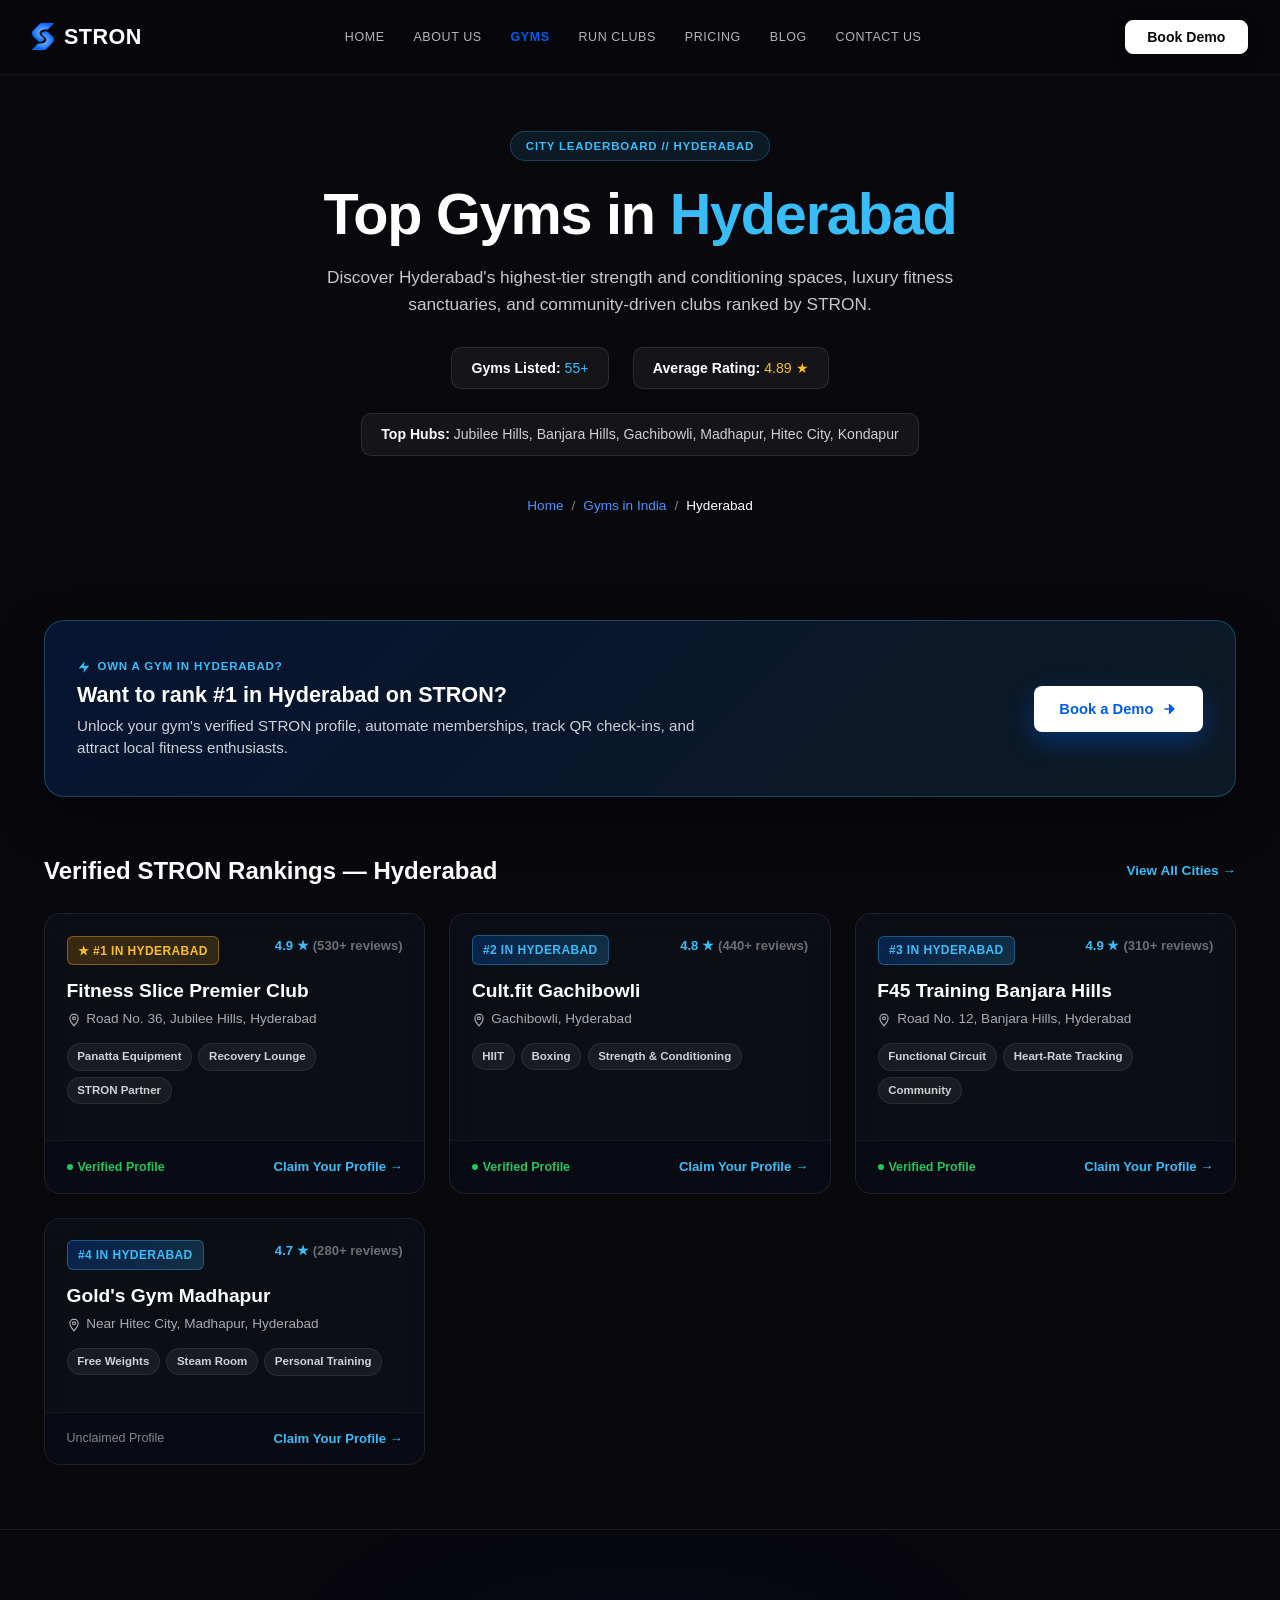
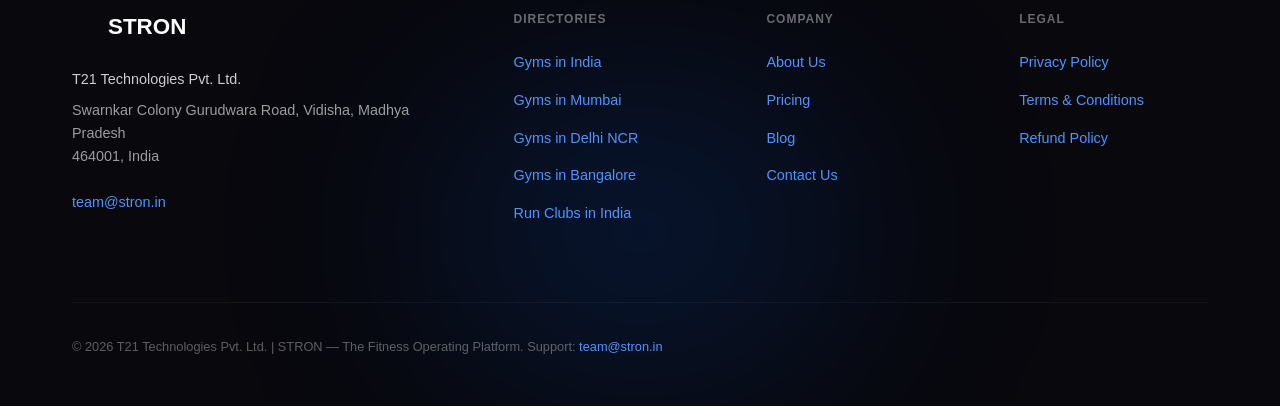
<file: gyms-hyderabad.html>
<!DOCTYPE html>
<html lang="en">

<head>
    <meta charset="UTF-8">
    <meta name="viewport" content="width=device-width, initial-scale=1.0">
    <title>Top Gyms in Hyderabad — STRON City Rankings & Guide | STRON</title>
    <meta name="description" content="Discover top gyms in Hyderabad ranked by STRON. Find premier fitness centers in Jubilee Hills, Banjara Hills, Gachibowli, Madhapur, and Hitec City.">
    <meta name="keywords" content="top gyms in Hyderabad, best gyms Hyderabad, fitness centers Hyderabad, stron rankings Hyderabad">
    
    <!-- Open Graph -->
    <meta property="og:title" content="Top Gyms in Hyderabad — STRON City Rankings & Guide | STRON">
    <meta property="og:description" content="Discover top gyms in Hyderabad ranked by STRON. Find premier fitness centers in Jubilee Hills, Banjara Hills, Gachibowli, Madhapur, and Hitec City.">
    <meta property="og:type" content="website">
    <meta property="og:url" content="https://stron-website.vercel.app/gyms-hyderabad.html">
    <meta property="og:image" content="assets/Frame%2012270.svg">

    <!-- Fonts & CSS -->
    <link rel="preconnect" href="https://fonts.googleapis.com">
    <link rel="preconnect" href="https://fonts.gstatic.com" crossorigin>
    <link href="https://fonts.googleapis.com/css2?family=Plus+Jakarta+Sans:wght@300;400;500;600;700;800&display=swap" rel="stylesheet">
    <link rel="stylesheet" href="style.css?v=12">
    <link rel="icon" type="image/svg+xml" href="assets/stron-logo.svg">
</head>

<body class="theme-dark" style="background: #08080d; color: #fff;">

    <!-- Single Global Fixed Navigation Bar -->
    <nav class="nav new-nav">
        <div class="nav-container">
            <a href="index.html" class="logo">
                <svg class="logo-icon" width="22" height="27" viewBox="0 0 207 254" fill="none" xmlns="http://www.w3.org/2000/svg">
                    <g>
                        <path d="M119.61 254H2.19376C1.37286 253.073 0.592382 252.178 -0.421875 251.452V250.891C3.44531 246.013 8.56581 241.421 13.0834 237.075L31.8728 218.886C38.3569 212.604 47.3205 202.12 54.2921 197.125C57.6344 194.773 61.5206 193.311 65.5843 192.876C68.734 192.508 72.9636 192.65 76.1591 192.638C85.9774 192.605 94.4669 193.851 104.113 190.7C107.746 189.514 109.817 188.971 113.178 186.753C116.354 184.657 119.265 183.018 122 180.5C125.295 177.467 127.652 174.89 130.544 171.37C134.824 166.16 135.874 161.624 135.212 155.003C134.498 147.851 130.367 143.802 125.343 139.053C123.724 137.523 122.715 136.394 120.878 134.917C116.255 131.202 111.481 126.819 107.188 122.747C104.383 120.086 98.19 114.933 96.5099 111.966C93.3748 107.814 89.9271 103.588 90.5 98.5004C90.808 93.0054 97.5716 89.1618 101.73 85.9311C103.238 84.7593 107.549 81.9455 109.344 81.2072C116.141 78.4123 128.041 76.6711 135.212 79.0002C139.656 78.9809 146.045 81.143 149.166 83.9515C153.592 87.9066 157.954 91.933 162.25 96.0294C164.477 98.1724 166.621 100.4 168.835 102.555C170.472 104.136 172.208 105.536 173.851 107.115C180.424 113.431 186.955 119.819 193.508 126.151C195.379 127.959 197.227 129.785 198.705 131.889C204.995 140.827 207.49 151.893 205.643 162.665C203.741 173.518 199.319 180.541 191.128 187.607C190.314 188.308 189.383 189.307 188.604 190.08L167.775 210.587C157.96 220.266 148.639 229.798 138.663 239.42L131.487 246.211C128.523 249.063 126.535 251.624 122.436 252.833C121.597 253.081 120.291 253.481 119.61 254Z" fill="url(#paint0_radial_logo_nav)"/>
                        <path d="M86.3885 0H203.805C204.626 0.927005 205.406 1.82229 206.421 2.54762V3.10913C202.553 7.98727 197.433 12.5793 192.915 16.9249L174.126 35.1137C167.642 41.3963 158.678 51.8801 151.707 56.8751C148.364 59.2269 144.478 60.6892 140.414 61.1239C137.265 61.492 133.035 61.3505 129.84 61.3615C120.021 61.3953 111.532 60.1488 101.886 63.2995C98.2527 64.4864 96.1824 65.0287 92.8213 67.2471C89.6451 69.3434 86.7343 71.482 83.999 74C80.7043 77.0329 78.3469 79.1098 75.4548 82.63C71.1747 87.8398 70.1247 92.3757 70.7866 98.9974C71.5011 106.149 75.6321 110.198 80.6561 114.947C82.2749 116.477 83.2837 117.606 85.121 119.083C89.7435 122.798 94.5177 127.181 98.8107 131.253C101.616 133.914 107.809 139.067 109.489 142.034C112.624 146.186 112.995 150.333 112.422 155.42C112.114 160.915 108.427 164.838 104.269 168.069C102.761 169.241 98.4501 172.055 96.6547 172.793C89.8578 175.588 77.3399 181.262 70.169 178.933C65.7253 178.952 59.9542 172.857 56.8332 170.049C52.407 166.093 48.0452 162.067 43.7493 157.971C41.5223 155.828 39.3785 153.6 37.1642 151.445C35.5273 149.864 33.7911 148.464 32.1477 146.885C25.5751 140.569 19.0443 134.181 12.4911 127.849C10.6202 126.041 8.77172 124.215 7.29434 122.111C1.00402 113.173 -1.49052 102.107 0.356312 91.3347C2.25794 80.482 6.6798 73.459 14.8713 66.3933C15.6846 65.6917 16.6155 64.6929 17.3953 63.92L38.2243 43.413C48.0391 33.734 57.36 24.2024 67.336 14.5802L74.5115 7.78897C77.4759 4.93724 79.4642 2.37637 83.5625 1.16656C84.4022 0.918715 85.7083 0.518667 86.3885 0Z" fill="url(#paint1_radial_logo_nav)"/>
                    </g>
                    <defs>
                        <radialGradient id="paint0_radial_logo_nav" cx="0" cy="0" r="1" gradientUnits="userSpaceOnUse" gradientTransform="translate(102.908 164.26) rotate(90) scale(89.7406 103.33)">
                            <stop stop-color="#96C1FF"/>
                            <stop offset="1" stop-color="#0067FF"/>
                        </radialGradient>
                        <radialGradient id="paint1_radial_logo_nav" cx="0" cy="0" r="1" gradientUnits="userSpaceOnUse" gradientTransform="translate(103.091 89.7406) rotate(90) scale(89.7406 103.33)">
                            <stop stop-color="#96C1FF"/>
                            <stop offset="1" stop-color="#0067FF"/>
                        </radialGradient>
                    </defs>
                </svg>
                STRON
            </a>
            <div class="nav-links">
                <a href="index.html" class="nav-link">HOME</a>
                <a href="about.html" class="nav-link">ABOUT US</a>
                <a href="gyms.html" class="nav-link active">GYMS</a>
                <a href="run-clubs.html" class="nav-link">RUN CLUBS</a>
                <a href="pricing.html" class="nav-link">PRICING</a>
                <a href="blog.html" class="nav-link">BLOG</a>
                <a href="contact.html" class="nav-link">CONTACT US</a>
            </div>
            <div class="nav-cta" style="display: flex; align-items: center;">
                <a href="contact.html" class="nav-pill-btn btn-nav-demo">
                    Book Demo
                </a>
            </div>
            <button class="mobile-menu-toggle" aria-label="Toggle menu">
                <span></span>
                <span></span>
            </button>
        </div>
    </nav>

    <!-- Main Content -->
    <main class="editorial-container" style="padding-top: 75px; max-width: 1240px; margin: 0 auto; padding-left: 1.5rem; padding-right: 1.5rem;">
        
        <!-- CITY HEADER -->
        <section class="directory-hero-section">
            <div style="display: inline-flex; align-items: center; gap: 0.5rem; padding: 0.35rem 0.95rem; border-radius: 999px; background: rgba(56, 189, 248, 0.1); border: 1px solid rgba(56, 189, 248, 0.25); margin-bottom: 1.25rem;">
                <span style="font-size: 0.72rem; font-weight: 700; color: #38bdf8; letter-spacing: 0.8px; text-transform: uppercase;">
                    CITY LEADERBOARD // Hyderabad
                </span>
            </div>
            
            <h1 style="font-size: clamp(2.2rem, 4.5vw, 3.8rem); font-weight: 800; color: #ffffff; letter-spacing: -1.2px; line-height: 1.15; margin: 0 0 1rem 0;">
                Top Gyms in <span style="color: #38bdf8;">Hyderabad</span>
            </h1>
            
            <p style="font-size: 1.08rem; color: rgba(255, 255, 255, 0.78); max-width: 720px; margin: 0 auto 1.75rem auto; line-height: 1.6;">
                Discover Hyderabad's highest-tier strength and conditioning spaces, luxury fitness sanctuaries, and community-driven clubs ranked by STRON.
            </p>

            <div style="display: flex; gap: 1.5rem; justify-content: center; flex-wrap: wrap; margin-bottom: 2.5rem;">
                <div style="background: rgba(255,255,255,0.05); border: 1px solid rgba(255,255,255,0.1); padding: 0.6rem 1.2rem; border-radius: 10px; font-size: 0.88rem;">
                    <strong>Gyms Listed:</strong> <span style="color: #38bdf8;">55+</span>
                </div>
                <div style="background: rgba(255,255,255,0.05); border: 1px solid rgba(255,255,255,0.1); padding: 0.6rem 1.2rem; border-radius: 10px; font-size: 0.88rem;">
                    <strong>Average Rating:</strong> <span style="color: #fbbf24;">4.89 ★</span>
                </div>
                <div style="background: rgba(255,255,255,0.05); border: 1px solid rgba(255,255,255,0.1); padding: 0.6rem 1.2rem; border-radius: 10px; font-size: 0.88rem;">
                    <strong>Top Hubs:</strong> <span style="color: rgba(255,255,255,0.8);">Jubilee Hills, Banjara Hills, Gachibowli, Madhapur, Hitec City, Kondapur</span>
                </div>
            </div>

            <!-- Breadcrumb Navigation -->
            <div style="display: flex; justify-content: center; align-items: center; gap: 0.5rem; font-size: 0.85rem; color: rgba(255,255,255,0.5); margin-bottom: 1.5rem;">
                <a href="index.html" style="color: #4d94ff; text-decoration: none;">Home</a>
                <span>/</span>
                <a href="gyms.html" style="color: #4d94ff; text-decoration: none;">Gyms in India</a>
                <span>/</span>
                <span style="color: #ffffff;">Hyderabad</span>
            </div>
        </section>

        <!-- LOCAL GYM OWNER CONVERSION BANNER -->
        <div class="directory-lead-banner">
            <div>
                <div style="display: inline-flex; align-items: center; gap: 0.4rem; font-size: 0.72rem; font-weight: 800; color: #38bdf8; letter-spacing: 0.8px; text-transform: uppercase; margin-bottom: 0.4rem;">
                    <svg viewBox="0 0 24 24" width="14" height="14" fill="currentColor"><path d="M13 2L3 14h9l-1 8 10-12h-9l1-8z"/></svg>
                    OWN A GYM IN Hyderabad?
                </div>
                <h3 style="font-size: 1.35rem; font-weight: 800; color: #ffffff; margin: 0 0 0.35rem 0; line-height: 1.25;">
                    Want to rank #1 in Hyderabad on STRON?
                </h3>
                <p style="font-size: 0.95rem; color: rgba(255, 255, 255, 0.8); margin: 0; max-width: 620px; line-height: 1.5;">
                    Unlock your gym's verified STRON profile, automate memberships, track QR check-ins, and attract local fitness enthusiasts.
                </p>
            </div>
            <div>
                <a href="contact.html" class="hero-store-btn" style="background: #ffffff; color: #005bf0; font-weight: 800; padding: 0.75rem 1.6rem; border-radius: 8px; text-decoration: none; display: inline-flex; align-items: center; gap: 0.5rem; white-space: nowrap; box-shadow: 0 10px 25px rgba(0, 91, 240, 0.35);">
                    Book a Demo
                    <svg viewBox="0 0 24 24" width="16" height="16" fill="none" stroke="currentColor" stroke-width="2.5"><path d="M5 12h14M12 5l7 7-7 7"/></svg>
                </a>
            </div>
        </div>

        <!-- RANKINGS GRID -->
        <section style="margin-bottom: 4rem;">
            <div style="display: flex; justify-content: space-between; align-items: center; margin-bottom: 1.5rem;">
                <h2 style="font-size: 1.5rem; font-weight: 800; color: #ffffff; margin: 0;">Verified STRON Rankings — Hyderabad</h2>
                <a href="gyms.html" style="font-size: 0.85rem; color: #38bdf8; text-decoration: none; font-weight: 700;">View All Cities →</a>
            </div>

            <div class="directory-grid">
                <div class="directory-card">
                    <div>
                        <div class="directory-card-header">
                            <div>
                                <span class="stron-rank-badge top-rank">★ #1 in Hyderabad</span>
                            </div>
                            <div style="font-size: 0.82rem; font-weight: 700; color: #38bdf8; display: flex; align-items: center; gap: 0.25rem;">
                                4.9 ★ <span style="color: rgba(255,255,255,0.4);">(530+ reviews)</span>
                            </div>
                        </div>
                        <div class="directory-card-body">
                            <h3 class="directory-card-title">Fitness Slice Premier Club</h3>
                            <div class="directory-card-location">
                                <svg viewBox="0 0 24 24" width="14" height="14" fill="none" stroke="currentColor" stroke-width="2"><path d="M12 2C8.13 2 5 5.13 5 9c0 5.25 7 13 7 13s7-7.75 7-13c0-3.87-3.13-7-7-7z"/><circle cx="12" cy="9" r="2.5"/></svg>
                                Road No. 36, Jubilee Hills, Hyderabad
                            </div>
                            <div class="directory-card-tags">
                                <span class="directory-tag">Panatta Equipment</span><span class="directory-tag">Recovery Lounge</span><span class="directory-tag">STRON Partner</span>
                            </div>
                        </div>
                    </div>
                    <div class="directory-card-footer">
                        <span style="font-size: 0.78rem; color: #22c55e; font-weight: 700; display: inline-flex; align-items: center; gap: 0.3rem;"><span style="width: 6px; height: 6px; border-radius: 50%; background: #22c55e;"></span> Verified Profile</span>
                        <a href="contact.html" style="color: #38bdf8; font-size: 0.82rem; font-weight: 700; text-decoration: none;">Claim Your Profile →</a>
                    </div>
                </div>
                <div class="directory-card">
                    <div>
                        <div class="directory-card-header">
                            <div>
                                <span class="stron-rank-badge">#2 in Hyderabad</span>
                            </div>
                            <div style="font-size: 0.82rem; font-weight: 700; color: #38bdf8; display: flex; align-items: center; gap: 0.25rem;">
                                4.8 ★ <span style="color: rgba(255,255,255,0.4);">(440+ reviews)</span>
                            </div>
                        </div>
                        <div class="directory-card-body">
                            <h3 class="directory-card-title">Cult.fit Gachibowli</h3>
                            <div class="directory-card-location">
                                <svg viewBox="0 0 24 24" width="14" height="14" fill="none" stroke="currentColor" stroke-width="2"><path d="M12 2C8.13 2 5 5.13 5 9c0 5.25 7 13 7 13s7-7.75 7-13c0-3.87-3.13-7-7-7z"/><circle cx="12" cy="9" r="2.5"/></svg>
                                Gachibowli, Hyderabad
                            </div>
                            <div class="directory-card-tags">
                                <span class="directory-tag">HIIT</span><span class="directory-tag">Boxing</span><span class="directory-tag">Strength & Conditioning</span>
                            </div>
                        </div>
                    </div>
                    <div class="directory-card-footer">
                        <span style="font-size: 0.78rem; color: #22c55e; font-weight: 700; display: inline-flex; align-items: center; gap: 0.3rem;"><span style="width: 6px; height: 6px; border-radius: 50%; background: #22c55e;"></span> Verified Profile</span>
                        <a href="contact.html" style="color: #38bdf8; font-size: 0.82rem; font-weight: 700; text-decoration: none;">Claim Your Profile →</a>
                    </div>
                </div>
                <div class="directory-card">
                    <div>
                        <div class="directory-card-header">
                            <div>
                                <span class="stron-rank-badge">#3 in Hyderabad</span>
                            </div>
                            <div style="font-size: 0.82rem; font-weight: 700; color: #38bdf8; display: flex; align-items: center; gap: 0.25rem;">
                                4.9 ★ <span style="color: rgba(255,255,255,0.4);">(310+ reviews)</span>
                            </div>
                        </div>
                        <div class="directory-card-body">
                            <h3 class="directory-card-title">F45 Training Banjara Hills</h3>
                            <div class="directory-card-location">
                                <svg viewBox="0 0 24 24" width="14" height="14" fill="none" stroke="currentColor" stroke-width="2"><path d="M12 2C8.13 2 5 5.13 5 9c0 5.25 7 13 7 13s7-7.75 7-13c0-3.87-3.13-7-7-7z"/><circle cx="12" cy="9" r="2.5"/></svg>
                                Road No. 12, Banjara Hills, Hyderabad
                            </div>
                            <div class="directory-card-tags">
                                <span class="directory-tag">Functional Circuit</span><span class="directory-tag">Heart-Rate Tracking</span><span class="directory-tag">Community</span>
                            </div>
                        </div>
                    </div>
                    <div class="directory-card-footer">
                        <span style="font-size: 0.78rem; color: #22c55e; font-weight: 700; display: inline-flex; align-items: center; gap: 0.3rem;"><span style="width: 6px; height: 6px; border-radius: 50%; background: #22c55e;"></span> Verified Profile</span>
                        <a href="contact.html" style="color: #38bdf8; font-size: 0.82rem; font-weight: 700; text-decoration: none;">Claim Your Profile →</a>
                    </div>
                </div>
                <div class="directory-card">
                    <div>
                        <div class="directory-card-header">
                            <div>
                                <span class="stron-rank-badge">#4 in Hyderabad</span>
                            </div>
                            <div style="font-size: 0.82rem; font-weight: 700; color: #38bdf8; display: flex; align-items: center; gap: 0.25rem;">
                                4.7 ★ <span style="color: rgba(255,255,255,0.4);">(280+ reviews)</span>
                            </div>
                        </div>
                        <div class="directory-card-body">
                            <h3 class="directory-card-title">Gold's Gym Madhapur</h3>
                            <div class="directory-card-location">
                                <svg viewBox="0 0 24 24" width="14" height="14" fill="none" stroke="currentColor" stroke-width="2"><path d="M12 2C8.13 2 5 5.13 5 9c0 5.25 7 13 7 13s7-7.75 7-13c0-3.87-3.13-7-7-7z"/><circle cx="12" cy="9" r="2.5"/></svg>
                                Near Hitec City, Madhapur, Hyderabad
                            </div>
                            <div class="directory-card-tags">
                                <span class="directory-tag">Free Weights</span><span class="directory-tag">Steam Room</span><span class="directory-tag">Personal Training</span>
                            </div>
                        </div>
                    </div>
                    <div class="directory-card-footer">
                        <span style="font-size: 0.78rem; color: rgba(255,255,255,0.5);">Unclaimed Profile</span>
                        <a href="contact.html" style="color: #38bdf8; font-size: 0.82rem; font-weight: 700; text-decoration: none;">Claim Your Profile →</a>
                    </div>
                </div>

            </div>
        </section>

    </main>

    <!-- Glowing Footer -->
    <footer class="new-footer" style="background: #08080d; border-top: 1px solid rgba(255,255,255,0.08); padding: 5rem 0 3rem 0; position: relative; overflow: hidden;">
        <div style="position: absolute; bottom: 0; left: 50%; transform: translateX(-50%); width: 800px; height: 350px; background: radial-gradient(circle, rgba(0,91,240,0.2) 0%, rgba(0,0,0,0) 70%); filter: blur(90px); pointer-events: none; z-index: 0;"></div>

        <div style="max-width: 1200px; margin: 0 auto; padding: 0 2rem; position: relative; z-index: 1;">
            
            <div style="display: grid; grid-template-columns: 2fr 1fr 1fr 1fr; gap: 4rem; margin-bottom: 4rem;">
                <!-- Col 1 -->
                <div>
                    <div style="display: flex; align-items: center; gap: 0.75rem; font-weight: 800; font-size: 1.4rem; color: #fff; margin-bottom: 1.5rem;">
                        <svg class="logo-icon" width="24" height="30" viewBox="0 0 207 254" fill="none">
                            <path d="M119.61 254H2.19376C1.37286 253.073 0.592382 252.178 -0.421875 251.452V250.891C3.44531 246.013 8.56581 241.421 13.0834 237.075L31.8728 218.886C38.3569 212.604 47.3205 202.12 54.2921 197.125C57.6344 194.773 61.5206 193.311 65.5843 192.876C68.734 192.508 72.9636 192.65 76.1591 192.638C85.9774 192.605 94.4669 193.851 104.113 190.7C107.746 189.514 109.817 188.971 113.178 186.753C116.354 184.657 119.265 183.018 122 180.5C125.295 177.467 127.652 174.89 130.544 171.37C134.824 166.16 135.874 161.624 135.212 155.003C134.498 147.851 130.367 143.802 125.343 139.053C123.724 137.523 122.715 136.394 120.878 134.917C116.255 131.202 111.481 126.819 107.188 122.747C104.383 120.086 98.19 114.933 96.5099 111.966C93.3748 107.814 89.9271 103.588 90.5 98.5004C90.808 93.0054 97.5716 89.1618 101.73 85.9311C103.238 84.7593 107.549 81.9455 109.344 81.2072C116.141 78.4123 128.041 76.6711 135.212 79.0002C139.656 78.9809 146.045 81.143 149.166 83.9515C153.592 87.9066 157.954 91.933 162.25 96.0294C164.477 98.1724 166.621 100.4 168.835 102.555C170.472 104.136 172.208 105.536 173.851 107.115C180.424 113.431 186.955 119.819 193.508 126.151C195.379 127.959 197.227 129.785 198.705 131.889C204.995 140.827 207.49 151.893 205.643 162.665C203.741 173.518 199.319 180.541 191.128 187.607C190.314 188.308 189.383 189.307 188.604 190.08L167.775 210.587C157.96 220.266 148.639 229.798 138.663 239.42L131.487 246.211C128.523 249.063 126.535 251.624 122.436 252.833C121.597 253.081 120.291 253.481 119.61 254Z" fill="url(#paint0_radial_logo_ft)"/>
                            <path d="M86.3885 0H203.805C204.626 0.927005 205.406 1.82229 206.421 2.54762V3.10913C202.553 7.98727 197.433 12.5793 192.915 16.9249L174.126 35.1137C167.642 41.3963 158.678 51.8801 151.707 56.8751C148.364 59.2269 144.478 60.6892 140.414 61.1239C137.265 61.492 133.035 61.3505 129.84 61.3615C120.021 61.3953 111.532 60.1488 101.886 63.2995C98.2527 64.4864 96.1824 65.0287 92.8213 67.2471C89.6451 69.3434 86.7343 71.482 83.999 74C80.7043 77.0329 78.3469 79.1098 75.4548 82.63C71.1747 87.8398 70.1247 92.3757 70.7866 98.9974C71.5011 106.149 75.6321 110.198 80.6561 114.947C82.2749 116.477 83.2837 117.606 85.121 119.083C89.7435 122.798 94.5177 127.181 98.8107 131.253C101.616 133.914 107.809 139.067 109.489 142.034C112.624 146.186 112.995 150.333 112.422 155.42C112.114 160.915 108.427 164.838 104.269 168.069C102.761 169.241 98.4501 172.055 96.6547 172.793C89.8578 175.588 77.3399 181.262 70.169 178.933C65.7253 178.952 59.9542 172.857 56.8332 170.049C52.407 166.093 48.0452 162.067 43.7493 157.971C41.5223 155.828 39.3785 153.6 37.1642 151.445C35.5273 149.864 33.7911 148.464 32.1477 146.885C25.5751 140.569 19.0443 134.181 12.4911 127.849C10.6202 126.041 8.77172 124.215 7.29434 122.111C1.00402 113.173 -1.49052 102.107 0.356312 91.3347C2.25794 80.482 6.6798 73.459 14.8713 66.3933C15.6846 65.6917 16.6155 64.6929 17.3953 63.92L38.2243 43.413C48.0391 33.734 57.36 24.2024 67.336 14.5802L74.5115 7.78897C77.4759 4.93724 79.4642 2.37637 83.5625 1.16656C84.4022 0.918715 85.7083 0.518667 86.3885 0Z" fill="url(#paint1_radial_logo_ft)"/>
                        </svg>
                        STRON
                    </div>
                    <div style="color: rgba(255,255,255,0.6); font-size: 0.9rem; line-height: 1.6; margin-bottom: 1.5rem;">
                        <div style="color: rgba(255,255,255,0.8); margin-bottom: 0.5rem;">T21 Technologies Pvt. Ltd.</div>
                        Swarnkar Colony Gurudwara Road, Vidisha, Madhya Pradesh<br>
                        464001, India<br><br>
                        <a href="mailto:team@stron.in" style="color: #4d94ff; text-decoration: none;">team@stron.in</a>
                    </div>
                </div>

                <!-- Col 2: Directories -->
                <div>
                    <div style="font-size: 0.75rem; font-weight: 700; color: rgba(255,255,255,0.4); letter-spacing: 1px; margin-bottom: 1.5rem; text-transform: uppercase;">Directories</div>
                    <div style="display: flex; flex-direction: column; gap: 1rem;">
                        <a href="gyms.html" style="color: #4d94ff; text-decoration: none; font-size: 0.9rem;">Gyms in India</a>
                        <a href="gyms-mumbai.html" style="color: #4d94ff; text-decoration: none; font-size: 0.9rem;">Gyms in Mumbai</a>
                        <a href="gyms-delhi.html" style="color: #4d94ff; text-decoration: none; font-size: 0.9rem;">Gyms in Delhi NCR</a>
                        <a href="gyms-bangalore.html" style="color: #4d94ff; text-decoration: none; font-size: 0.9rem;">Gyms in Bangalore</a>
                        <a href="run-clubs.html" style="color: #4d94ff; text-decoration: none; font-size: 0.9rem;">Run Clubs in India</a>
                    </div>
                </div>

                <!-- Col 3: Company -->
                <div>
                    <div style="font-size: 0.75rem; font-weight: 700; color: rgba(255,255,255,0.4); letter-spacing: 1px; margin-bottom: 1.5rem; text-transform: uppercase;">Company</div>
                    <div style="display: flex; flex-direction: column; gap: 1rem;">
                        <a href="about.html" style="color: #4d94ff; text-decoration: none; font-size: 0.9rem;">About Us</a>
                        <a href="pricing.html" style="color: #4d94ff; text-decoration: none; font-size: 0.9rem;">Pricing</a>
                        <a href="blog.html" style="color: #4d94ff; text-decoration: none; font-size: 0.9rem;">Blog</a>
                        <a href="contact.html" style="color: #4d94ff; text-decoration: none; font-size: 0.9rem;">Contact Us</a>
                    </div>
                </div>

                <!-- Col 4: Legal -->
                <div>
                    <div style="font-size: 0.75rem; font-weight: 700; color: rgba(255,255,255,0.4); letter-spacing: 1px; margin-bottom: 1.5rem; text-transform: uppercase;">Legal</div>
                    <div style="display: flex; flex-direction: column; gap: 1rem;">
                        <a href="#" style="color: #4d94ff; text-decoration: none; font-size: 0.9rem;">Privacy Policy</a>
                        <a href="#" style="color: #4d94ff; text-decoration: none; font-size: 0.9rem;">Terms & Conditions</a>
                        <a href="#" style="color: #4d94ff; text-decoration: none; font-size: 0.9rem;">Refund Policy</a>
                    </div>
                </div>
            </div>

            <!-- Bottom Info -->
            <div style="display: flex; flex-direction: column; gap: 1.5rem; border-top: 1px solid rgba(255,255,255,0.05); padding-top: 2rem;">
                <div style="color: rgba(255,255,255,0.35); font-size: 0.8rem; line-height: 1.8;">
                    <p>© 2026 T21 Technologies Pvt. Ltd. | STRON — The Fitness Operating Platform. Support: <a href="mailto:team@stron.in" style="color: #4d94ff; text-decoration: none;">team@stron.in</a></p>
                </div>
            </div>

        </div>
    </footer>

    <script src="script.js?v=12"></script>
</body>
</html>
</file>
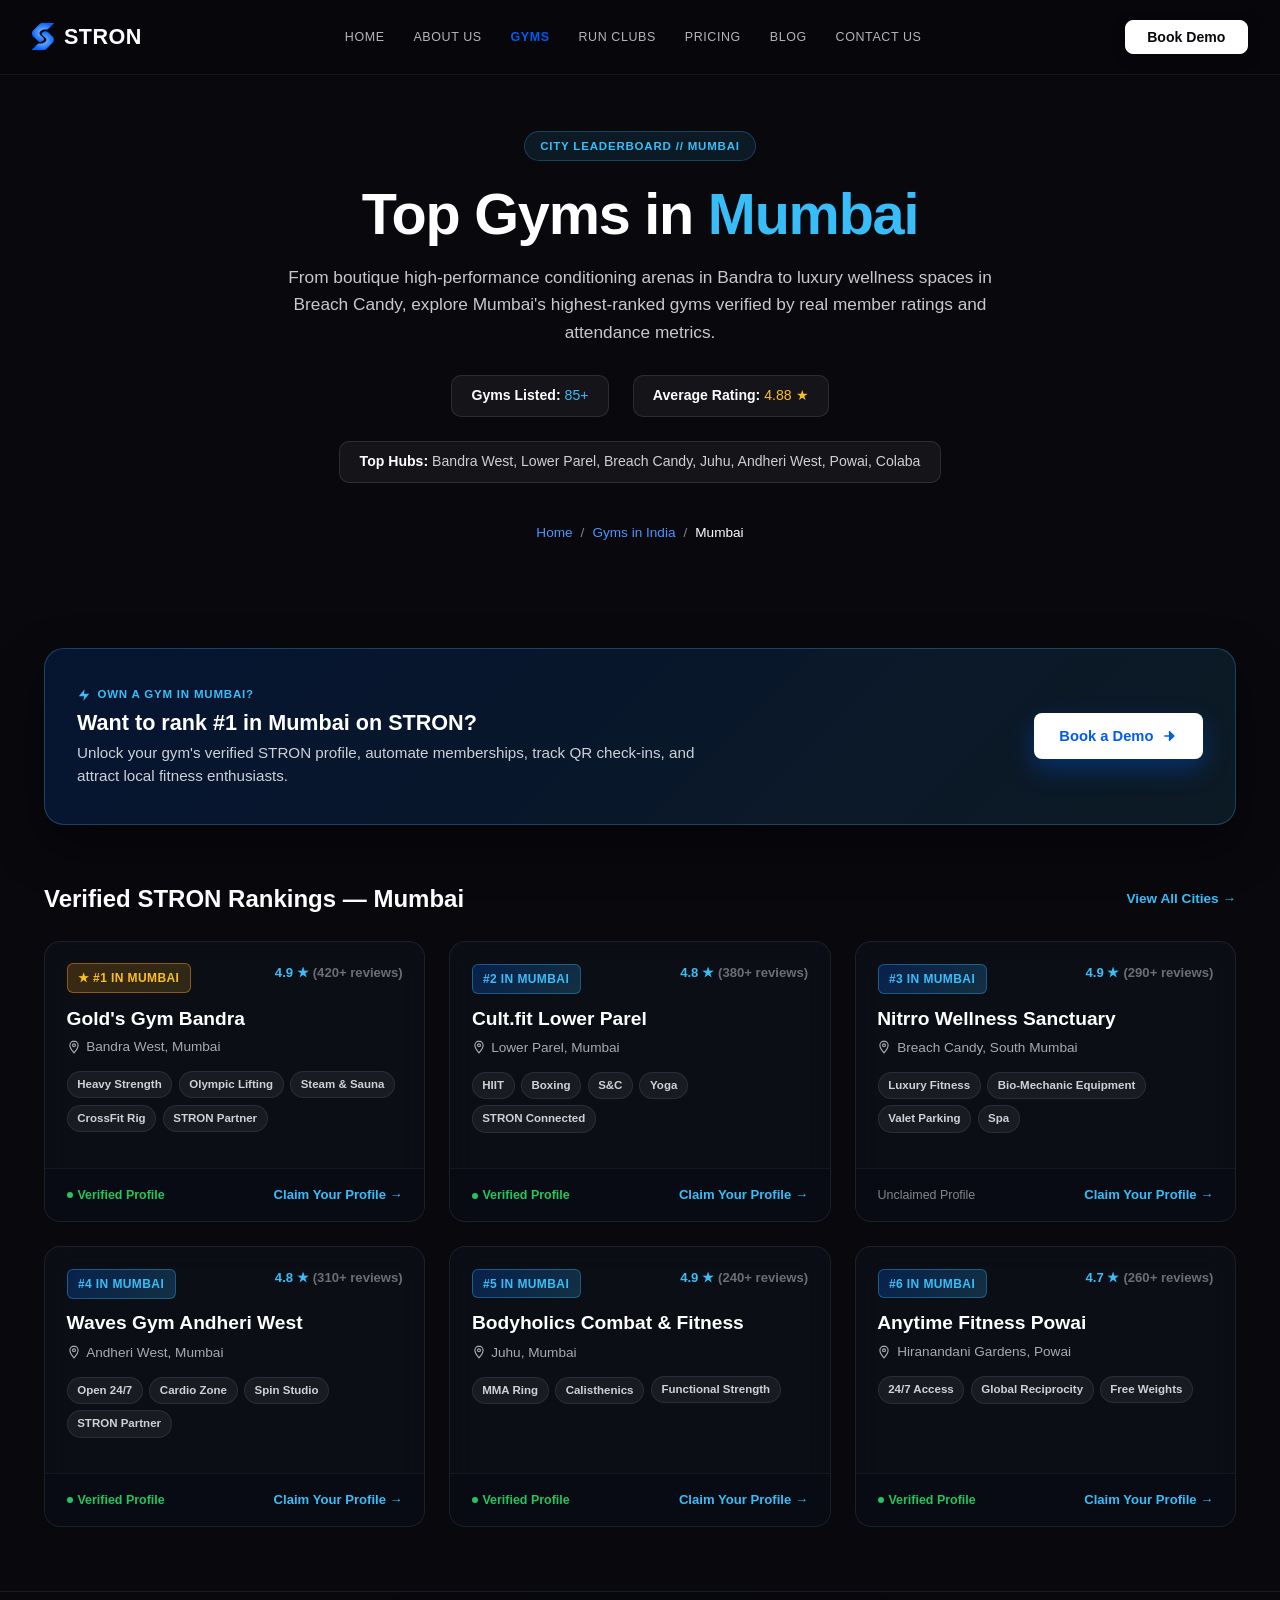
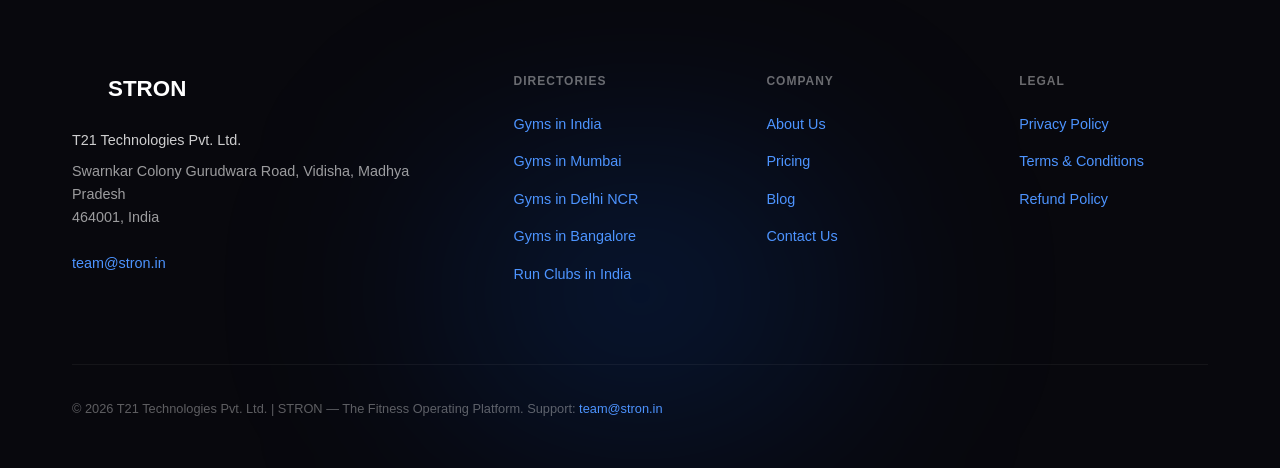
<file: gyms-mumbai.html>
<!DOCTYPE html>
<html lang="en">

<head>
    <meta charset="UTF-8">
    <meta name="viewport" content="width=device-width, initial-scale=1.0">
    <title>Top Gyms in Mumbai — STRON City Rankings & Guide | STRON</title>
    <meta name="description" content="Discover the top gyms in Mumbai ranked by STRON. Find best gyms in Bandra, Lower Parel, Juhu, Andheri, and South Mumbai with ratings, amenities & memberships.">
    <meta name="keywords" content="top gyms in Mumbai, best gyms Mumbai, fitness centers Mumbai, stron rankings Mumbai">
    
    <!-- Open Graph -->
    <meta property="og:title" content="Top Gyms in Mumbai — STRON City Rankings & Guide | STRON">
    <meta property="og:description" content="Discover the top gyms in Mumbai ranked by STRON. Find best gyms in Bandra, Lower Parel, Juhu, Andheri, and South Mumbai with ratings, amenities & memberships.">
    <meta property="og:type" content="website">
    <meta property="og:url" content="https://stron-website.vercel.app/gyms-mumbai.html">
    <meta property="og:image" content="assets/Frame%2012270.svg">

    <!-- Fonts & CSS -->
    <link rel="preconnect" href="https://fonts.googleapis.com">
    <link rel="preconnect" href="https://fonts.gstatic.com" crossorigin>
    <link href="https://fonts.googleapis.com/css2?family=Plus+Jakarta+Sans:wght@300;400;500;600;700;800&display=swap" rel="stylesheet">
    <link rel="stylesheet" href="style.css?v=12">
    <link rel="icon" type="image/svg+xml" href="assets/stron-logo.svg">
</head>

<body class="theme-dark" style="background: #08080d; color: #fff;">

    <!-- Single Global Fixed Navigation Bar -->
    <nav class="nav new-nav">
        <div class="nav-container">
            <a href="index.html" class="logo">
                <svg class="logo-icon" width="22" height="27" viewBox="0 0 207 254" fill="none" xmlns="http://www.w3.org/2000/svg">
                    <g>
                        <path d="M119.61 254H2.19376C1.37286 253.073 0.592382 252.178 -0.421875 251.452V250.891C3.44531 246.013 8.56581 241.421 13.0834 237.075L31.8728 218.886C38.3569 212.604 47.3205 202.12 54.2921 197.125C57.6344 194.773 61.5206 193.311 65.5843 192.876C68.734 192.508 72.9636 192.65 76.1591 192.638C85.9774 192.605 94.4669 193.851 104.113 190.7C107.746 189.514 109.817 188.971 113.178 186.753C116.354 184.657 119.265 183.018 122 180.5C125.295 177.467 127.652 174.89 130.544 171.37C134.824 166.16 135.874 161.624 135.212 155.003C134.498 147.851 130.367 143.802 125.343 139.053C123.724 137.523 122.715 136.394 120.878 134.917C116.255 131.202 111.481 126.819 107.188 122.747C104.383 120.086 98.19 114.933 96.5099 111.966C93.3748 107.814 89.9271 103.588 90.5 98.5004C90.808 93.0054 97.5716 89.1618 101.73 85.9311C103.238 84.7593 107.549 81.9455 109.344 81.2072C116.141 78.4123 128.041 76.6711 135.212 79.0002C139.656 78.9809 146.045 81.143 149.166 83.9515C153.592 87.9066 157.954 91.933 162.25 96.0294C164.477 98.1724 166.621 100.4 168.835 102.555C170.472 104.136 172.208 105.536 173.851 107.115C180.424 113.431 186.955 119.819 193.508 126.151C195.379 127.959 197.227 129.785 198.705 131.889C204.995 140.827 207.49 151.893 205.643 162.665C203.741 173.518 199.319 180.541 191.128 187.607C190.314 188.308 189.383 189.307 188.604 190.08L167.775 210.587C157.96 220.266 148.639 229.798 138.663 239.42L131.487 246.211C128.523 249.063 126.535 251.624 122.436 252.833C121.597 253.081 120.291 253.481 119.61 254Z" fill="url(#paint0_radial_logo_nav)"/>
                        <path d="M86.3885 0H203.805C204.626 0.927005 205.406 1.82229 206.421 2.54762V3.10913C202.553 7.98727 197.433 12.5793 192.915 16.9249L174.126 35.1137C167.642 41.3963 158.678 51.8801 151.707 56.8751C148.364 59.2269 144.478 60.6892 140.414 61.1239C137.265 61.492 133.035 61.3505 129.84 61.3615C120.021 61.3953 111.532 60.1488 101.886 63.2995C98.2527 64.4864 96.1824 65.0287 92.8213 67.2471C89.6451 69.3434 86.7343 71.482 83.999 74C80.7043 77.0329 78.3469 79.1098 75.4548 82.63C71.1747 87.8398 70.1247 92.3757 70.7866 98.9974C71.5011 106.149 75.6321 110.198 80.6561 114.947C82.2749 116.477 83.2837 117.606 85.121 119.083C89.7435 122.798 94.5177 127.181 98.8107 131.253C101.616 133.914 107.809 139.067 109.489 142.034C112.624 146.186 112.995 150.333 112.422 155.42C112.114 160.915 108.427 164.838 104.269 168.069C102.761 169.241 98.4501 172.055 96.6547 172.793C89.8578 175.588 77.3399 181.262 70.169 178.933C65.7253 178.952 59.9542 172.857 56.8332 170.049C52.407 166.093 48.0452 162.067 43.7493 157.971C41.5223 155.828 39.3785 153.6 37.1642 151.445C35.5273 149.864 33.7911 148.464 32.1477 146.885C25.5751 140.569 19.0443 134.181 12.4911 127.849C10.6202 126.041 8.77172 124.215 7.29434 122.111C1.00402 113.173 -1.49052 102.107 0.356312 91.3347C2.25794 80.482 6.6798 73.459 14.8713 66.3933C15.6846 65.6917 16.6155 64.6929 17.3953 63.92L38.2243 43.413C48.0391 33.734 57.36 24.2024 67.336 14.5802L74.5115 7.78897C77.4759 4.93724 79.4642 2.37637 83.5625 1.16656C84.4022 0.918715 85.7083 0.518667 86.3885 0Z" fill="url(#paint1_radial_logo_nav)"/>
                    </g>
                    <defs>
                        <radialGradient id="paint0_radial_logo_nav" cx="0" cy="0" r="1" gradientUnits="userSpaceOnUse" gradientTransform="translate(102.908 164.26) rotate(90) scale(89.7406 103.33)">
                            <stop stop-color="#96C1FF"/>
                            <stop offset="1" stop-color="#0067FF"/>
                        </radialGradient>
                        <radialGradient id="paint1_radial_logo_nav" cx="0" cy="0" r="1" gradientUnits="userSpaceOnUse" gradientTransform="translate(103.091 89.7406) rotate(90) scale(89.7406 103.33)">
                            <stop stop-color="#96C1FF"/>
                            <stop offset="1" stop-color="#0067FF"/>
                        </radialGradient>
                    </defs>
                </svg>
                STRON
            </a>
            <div class="nav-links">
                <a href="index.html" class="nav-link">HOME</a>
                <a href="about.html" class="nav-link">ABOUT US</a>
                <a href="gyms.html" class="nav-link active">GYMS</a>
                <a href="run-clubs.html" class="nav-link">RUN CLUBS</a>
                <a href="pricing.html" class="nav-link">PRICING</a>
                <a href="blog.html" class="nav-link">BLOG</a>
                <a href="contact.html" class="nav-link">CONTACT US</a>
            </div>
            <div class="nav-cta" style="display: flex; align-items: center;">
                <a href="contact.html" class="nav-pill-btn btn-nav-demo">
                    Book Demo
                </a>
            </div>
            <button class="mobile-menu-toggle" aria-label="Toggle menu">
                <span></span>
                <span></span>
            </button>
        </div>
    </nav>

    <!-- Main Content -->
    <main class="editorial-container" style="padding-top: 75px; max-width: 1240px; margin: 0 auto; padding-left: 1.5rem; padding-right: 1.5rem;">
        
        <!-- CITY HEADER -->
        <section class="directory-hero-section">
            <div style="display: inline-flex; align-items: center; gap: 0.5rem; padding: 0.35rem 0.95rem; border-radius: 999px; background: rgba(56, 189, 248, 0.1); border: 1px solid rgba(56, 189, 248, 0.25); margin-bottom: 1.25rem;">
                <span style="font-size: 0.72rem; font-weight: 700; color: #38bdf8; letter-spacing: 0.8px; text-transform: uppercase;">
                    CITY LEADERBOARD // Mumbai
                </span>
            </div>
            
            <h1 style="font-size: clamp(2.2rem, 4.5vw, 3.8rem); font-weight: 800; color: #ffffff; letter-spacing: -1.2px; line-height: 1.15; margin: 0 0 1rem 0;">
                Top Gyms in <span style="color: #38bdf8;">Mumbai</span>
            </h1>
            
            <p style="font-size: 1.08rem; color: rgba(255, 255, 255, 0.78); max-width: 720px; margin: 0 auto 1.75rem auto; line-height: 1.6;">
                From boutique high-performance conditioning arenas in Bandra to luxury wellness spaces in Breach Candy, explore Mumbai's highest-ranked gyms verified by real member ratings and attendance metrics.
            </p>

            <div style="display: flex; gap: 1.5rem; justify-content: center; flex-wrap: wrap; margin-bottom: 2.5rem;">
                <div style="background: rgba(255,255,255,0.05); border: 1px solid rgba(255,255,255,0.1); padding: 0.6rem 1.2rem; border-radius: 10px; font-size: 0.88rem;">
                    <strong>Gyms Listed:</strong> <span style="color: #38bdf8;">85+</span>
                </div>
                <div style="background: rgba(255,255,255,0.05); border: 1px solid rgba(255,255,255,0.1); padding: 0.6rem 1.2rem; border-radius: 10px; font-size: 0.88rem;">
                    <strong>Average Rating:</strong> <span style="color: #fbbf24;">4.88 ★</span>
                </div>
                <div style="background: rgba(255,255,255,0.05); border: 1px solid rgba(255,255,255,0.1); padding: 0.6rem 1.2rem; border-radius: 10px; font-size: 0.88rem;">
                    <strong>Top Hubs:</strong> <span style="color: rgba(255,255,255,0.8);">Bandra West, Lower Parel, Breach Candy, Juhu, Andheri West, Powai, Colaba</span>
                </div>
            </div>

            <!-- Breadcrumb Navigation -->
            <div style="display: flex; justify-content: center; align-items: center; gap: 0.5rem; font-size: 0.85rem; color: rgba(255,255,255,0.5); margin-bottom: 1.5rem;">
                <a href="index.html" style="color: #4d94ff; text-decoration: none;">Home</a>
                <span>/</span>
                <a href="gyms.html" style="color: #4d94ff; text-decoration: none;">Gyms in India</a>
                <span>/</span>
                <span style="color: #ffffff;">Mumbai</span>
            </div>
        </section>

        <!-- LOCAL GYM OWNER CONVERSION BANNER -->
        <div class="directory-lead-banner">
            <div>
                <div style="display: inline-flex; align-items: center; gap: 0.4rem; font-size: 0.72rem; font-weight: 800; color: #38bdf8; letter-spacing: 0.8px; text-transform: uppercase; margin-bottom: 0.4rem;">
                    <svg viewBox="0 0 24 24" width="14" height="14" fill="currentColor"><path d="M13 2L3 14h9l-1 8 10-12h-9l1-8z"/></svg>
                    OWN A GYM IN Mumbai?
                </div>
                <h3 style="font-size: 1.35rem; font-weight: 800; color: #ffffff; margin: 0 0 0.35rem 0; line-height: 1.25;">
                    Want to rank #1 in Mumbai on STRON?
                </h3>
                <p style="font-size: 0.95rem; color: rgba(255, 255, 255, 0.8); margin: 0; max-width: 620px; line-height: 1.5;">
                    Unlock your gym's verified STRON profile, automate memberships, track QR check-ins, and attract local fitness enthusiasts.
                </p>
            </div>
            <div>
                <a href="contact.html" class="hero-store-btn" style="background: #ffffff; color: #005bf0; font-weight: 800; padding: 0.75rem 1.6rem; border-radius: 8px; text-decoration: none; display: inline-flex; align-items: center; gap: 0.5rem; white-space: nowrap; box-shadow: 0 10px 25px rgba(0, 91, 240, 0.35);">
                    Book a Demo
                    <svg viewBox="0 0 24 24" width="16" height="16" fill="none" stroke="currentColor" stroke-width="2.5"><path d="M5 12h14M12 5l7 7-7 7"/></svg>
                </a>
            </div>
        </div>

        <!-- RANKINGS GRID -->
        <section style="margin-bottom: 4rem;">
            <div style="display: flex; justify-content: space-between; align-items: center; margin-bottom: 1.5rem;">
                <h2 style="font-size: 1.5rem; font-weight: 800; color: #ffffff; margin: 0;">Verified STRON Rankings — Mumbai</h2>
                <a href="gyms.html" style="font-size: 0.85rem; color: #38bdf8; text-decoration: none; font-weight: 700;">View All Cities →</a>
            </div>

            <div class="directory-grid">
                <div class="directory-card">
                    <div>
                        <div class="directory-card-header">
                            <div>
                                <span class="stron-rank-badge top-rank">★ #1 in Mumbai</span>
                            </div>
                            <div style="font-size: 0.82rem; font-weight: 700; color: #38bdf8; display: flex; align-items: center; gap: 0.25rem;">
                                4.9 ★ <span style="color: rgba(255,255,255,0.4);">(420+ reviews)</span>
                            </div>
                        </div>
                        <div class="directory-card-body">
                            <h3 class="directory-card-title">Gold's Gym Bandra</h3>
                            <div class="directory-card-location">
                                <svg viewBox="0 0 24 24" width="14" height="14" fill="none" stroke="currentColor" stroke-width="2"><path d="M12 2C8.13 2 5 5.13 5 9c0 5.25 7 13 7 13s7-7.75 7-13c0-3.87-3.13-7-7-7z"/><circle cx="12" cy="9" r="2.5"/></svg>
                                Bandra West, Mumbai
                            </div>
                            <div class="directory-card-tags">
                                <span class="directory-tag">Heavy Strength</span><span class="directory-tag">Olympic Lifting</span><span class="directory-tag">Steam & Sauna</span><span class="directory-tag">CrossFit Rig</span><span class="directory-tag">STRON Partner</span>
                            </div>
                        </div>
                    </div>
                    <div class="directory-card-footer">
                        <span style="font-size: 0.78rem; color: #22c55e; font-weight: 700; display: inline-flex; align-items: center; gap: 0.3rem;"><span style="width: 6px; height: 6px; border-radius: 50%; background: #22c55e;"></span> Verified Profile</span>
                        <a href="contact.html" style="color: #38bdf8; font-size: 0.82rem; font-weight: 700; text-decoration: none;">Claim Your Profile →</a>
                    </div>
                </div>
                <div class="directory-card">
                    <div>
                        <div class="directory-card-header">
                            <div>
                                <span class="stron-rank-badge">#2 in Mumbai</span>
                            </div>
                            <div style="font-size: 0.82rem; font-weight: 700; color: #38bdf8; display: flex; align-items: center; gap: 0.25rem;">
                                4.8 ★ <span style="color: rgba(255,255,255,0.4);">(380+ reviews)</span>
                            </div>
                        </div>
                        <div class="directory-card-body">
                            <h3 class="directory-card-title">Cult.fit Lower Parel</h3>
                            <div class="directory-card-location">
                                <svg viewBox="0 0 24 24" width="14" height="14" fill="none" stroke="currentColor" stroke-width="2"><path d="M12 2C8.13 2 5 5.13 5 9c0 5.25 7 13 7 13s7-7.75 7-13c0-3.87-3.13-7-7-7z"/><circle cx="12" cy="9" r="2.5"/></svg>
                                Lower Parel, Mumbai
                            </div>
                            <div class="directory-card-tags">
                                <span class="directory-tag">HIIT</span><span class="directory-tag">Boxing</span><span class="directory-tag">S&C</span><span class="directory-tag">Yoga</span><span class="directory-tag">STRON Connected</span>
                            </div>
                        </div>
                    </div>
                    <div class="directory-card-footer">
                        <span style="font-size: 0.78rem; color: #22c55e; font-weight: 700; display: inline-flex; align-items: center; gap: 0.3rem;"><span style="width: 6px; height: 6px; border-radius: 50%; background: #22c55e;"></span> Verified Profile</span>
                        <a href="contact.html" style="color: #38bdf8; font-size: 0.82rem; font-weight: 700; text-decoration: none;">Claim Your Profile →</a>
                    </div>
                </div>
                <div class="directory-card">
                    <div>
                        <div class="directory-card-header">
                            <div>
                                <span class="stron-rank-badge">#3 in Mumbai</span>
                            </div>
                            <div style="font-size: 0.82rem; font-weight: 700; color: #38bdf8; display: flex; align-items: center; gap: 0.25rem;">
                                4.9 ★ <span style="color: rgba(255,255,255,0.4);">(290+ reviews)</span>
                            </div>
                        </div>
                        <div class="directory-card-body">
                            <h3 class="directory-card-title">Nitrro Wellness Sanctuary</h3>
                            <div class="directory-card-location">
                                <svg viewBox="0 0 24 24" width="14" height="14" fill="none" stroke="currentColor" stroke-width="2"><path d="M12 2C8.13 2 5 5.13 5 9c0 5.25 7 13 7 13s7-7.75 7-13c0-3.87-3.13-7-7-7z"/><circle cx="12" cy="9" r="2.5"/></svg>
                                Breach Candy, South Mumbai
                            </div>
                            <div class="directory-card-tags">
                                <span class="directory-tag">Luxury Fitness</span><span class="directory-tag">Bio-Mechanic Equipment</span><span class="directory-tag">Valet Parking</span><span class="directory-tag">Spa</span>
                            </div>
                        </div>
                    </div>
                    <div class="directory-card-footer">
                        <span style="font-size: 0.78rem; color: rgba(255,255,255,0.5);">Unclaimed Profile</span>
                        <a href="contact.html" style="color: #38bdf8; font-size: 0.82rem; font-weight: 700; text-decoration: none;">Claim Your Profile →</a>
                    </div>
                </div>
                <div class="directory-card">
                    <div>
                        <div class="directory-card-header">
                            <div>
                                <span class="stron-rank-badge">#4 in Mumbai</span>
                            </div>
                            <div style="font-size: 0.82rem; font-weight: 700; color: #38bdf8; display: flex; align-items: center; gap: 0.25rem;">
                                4.8 ★ <span style="color: rgba(255,255,255,0.4);">(310+ reviews)</span>
                            </div>
                        </div>
                        <div class="directory-card-body">
                            <h3 class="directory-card-title">Waves Gym Andheri West</h3>
                            <div class="directory-card-location">
                                <svg viewBox="0 0 24 24" width="14" height="14" fill="none" stroke="currentColor" stroke-width="2"><path d="M12 2C8.13 2 5 5.13 5 9c0 5.25 7 13 7 13s7-7.75 7-13c0-3.87-3.13-7-7-7z"/><circle cx="12" cy="9" r="2.5"/></svg>
                                Andheri West, Mumbai
                            </div>
                            <div class="directory-card-tags">
                                <span class="directory-tag">Open 24/7</span><span class="directory-tag">Cardio Zone</span><span class="directory-tag">Spin Studio</span><span class="directory-tag">STRON Partner</span>
                            </div>
                        </div>
                    </div>
                    <div class="directory-card-footer">
                        <span style="font-size: 0.78rem; color: #22c55e; font-weight: 700; display: inline-flex; align-items: center; gap: 0.3rem;"><span style="width: 6px; height: 6px; border-radius: 50%; background: #22c55e;"></span> Verified Profile</span>
                        <a href="contact.html" style="color: #38bdf8; font-size: 0.82rem; font-weight: 700; text-decoration: none;">Claim Your Profile →</a>
                    </div>
                </div>
                <div class="directory-card">
                    <div>
                        <div class="directory-card-header">
                            <div>
                                <span class="stron-rank-badge">#5 in Mumbai</span>
                            </div>
                            <div style="font-size: 0.82rem; font-weight: 700; color: #38bdf8; display: flex; align-items: center; gap: 0.25rem;">
                                4.9 ★ <span style="color: rgba(255,255,255,0.4);">(240+ reviews)</span>
                            </div>
                        </div>
                        <div class="directory-card-body">
                            <h3 class="directory-card-title">Bodyholics Combat & Fitness</h3>
                            <div class="directory-card-location">
                                <svg viewBox="0 0 24 24" width="14" height="14" fill="none" stroke="currentColor" stroke-width="2"><path d="M12 2C8.13 2 5 5.13 5 9c0 5.25 7 13 7 13s7-7.75 7-13c0-3.87-3.13-7-7-7z"/><circle cx="12" cy="9" r="2.5"/></svg>
                                Juhu, Mumbai
                            </div>
                            <div class="directory-card-tags">
                                <span class="directory-tag">MMA Ring</span><span class="directory-tag">Calisthenics</span><span class="directory-tag">Functional Strength</span>
                            </div>
                        </div>
                    </div>
                    <div class="directory-card-footer">
                        <span style="font-size: 0.78rem; color: #22c55e; font-weight: 700; display: inline-flex; align-items: center; gap: 0.3rem;"><span style="width: 6px; height: 6px; border-radius: 50%; background: #22c55e;"></span> Verified Profile</span>
                        <a href="contact.html" style="color: #38bdf8; font-size: 0.82rem; font-weight: 700; text-decoration: none;">Claim Your Profile →</a>
                    </div>
                </div>
                <div class="directory-card">
                    <div>
                        <div class="directory-card-header">
                            <div>
                                <span class="stron-rank-badge">#6 in Mumbai</span>
                            </div>
                            <div style="font-size: 0.82rem; font-weight: 700; color: #38bdf8; display: flex; align-items: center; gap: 0.25rem;">
                                4.7 ★ <span style="color: rgba(255,255,255,0.4);">(260+ reviews)</span>
                            </div>
                        </div>
                        <div class="directory-card-body">
                            <h3 class="directory-card-title">Anytime Fitness Powai</h3>
                            <div class="directory-card-location">
                                <svg viewBox="0 0 24 24" width="14" height="14" fill="none" stroke="currentColor" stroke-width="2"><path d="M12 2C8.13 2 5 5.13 5 9c0 5.25 7 13 7 13s7-7.75 7-13c0-3.87-3.13-7-7-7z"/><circle cx="12" cy="9" r="2.5"/></svg>
                                Hiranandani Gardens, Powai
                            </div>
                            <div class="directory-card-tags">
                                <span class="directory-tag">24/7 Access</span><span class="directory-tag">Global Reciprocity</span><span class="directory-tag">Free Weights</span>
                            </div>
                        </div>
                    </div>
                    <div class="directory-card-footer">
                        <span style="font-size: 0.78rem; color: #22c55e; font-weight: 700; display: inline-flex; align-items: center; gap: 0.3rem;"><span style="width: 6px; height: 6px; border-radius: 50%; background: #22c55e;"></span> Verified Profile</span>
                        <a href="contact.html" style="color: #38bdf8; font-size: 0.82rem; font-weight: 700; text-decoration: none;">Claim Your Profile →</a>
                    </div>
                </div>

            </div>
        </section>

    </main>

    <!-- Glowing Footer -->
    <footer class="new-footer" style="background: #08080d; border-top: 1px solid rgba(255,255,255,0.08); padding: 5rem 0 3rem 0; position: relative; overflow: hidden;">
        <div style="position: absolute; bottom: 0; left: 50%; transform: translateX(-50%); width: 800px; height: 350px; background: radial-gradient(circle, rgba(0,91,240,0.2) 0%, rgba(0,0,0,0) 70%); filter: blur(90px); pointer-events: none; z-index: 0;"></div>

        <div style="max-width: 1200px; margin: 0 auto; padding: 0 2rem; position: relative; z-index: 1;">
            
            <div style="display: grid; grid-template-columns: 2fr 1fr 1fr 1fr; gap: 4rem; margin-bottom: 4rem;">
                <!-- Col 1 -->
                <div>
                    <div style="display: flex; align-items: center; gap: 0.75rem; font-weight: 800; font-size: 1.4rem; color: #fff; margin-bottom: 1.5rem;">
                        <svg class="logo-icon" width="24" height="30" viewBox="0 0 207 254" fill="none">
                            <path d="M119.61 254H2.19376C1.37286 253.073 0.592382 252.178 -0.421875 251.452V250.891C3.44531 246.013 8.56581 241.421 13.0834 237.075L31.8728 218.886C38.3569 212.604 47.3205 202.12 54.2921 197.125C57.6344 194.773 61.5206 193.311 65.5843 192.876C68.734 192.508 72.9636 192.65 76.1591 192.638C85.9774 192.605 94.4669 193.851 104.113 190.7C107.746 189.514 109.817 188.971 113.178 186.753C116.354 184.657 119.265 183.018 122 180.5C125.295 177.467 127.652 174.89 130.544 171.37C134.824 166.16 135.874 161.624 135.212 155.003C134.498 147.851 130.367 143.802 125.343 139.053C123.724 137.523 122.715 136.394 120.878 134.917C116.255 131.202 111.481 126.819 107.188 122.747C104.383 120.086 98.19 114.933 96.5099 111.966C93.3748 107.814 89.9271 103.588 90.5 98.5004C90.808 93.0054 97.5716 89.1618 101.73 85.9311C103.238 84.7593 107.549 81.9455 109.344 81.2072C116.141 78.4123 128.041 76.6711 135.212 79.0002C139.656 78.9809 146.045 81.143 149.166 83.9515C153.592 87.9066 157.954 91.933 162.25 96.0294C164.477 98.1724 166.621 100.4 168.835 102.555C170.472 104.136 172.208 105.536 173.851 107.115C180.424 113.431 186.955 119.819 193.508 126.151C195.379 127.959 197.227 129.785 198.705 131.889C204.995 140.827 207.49 151.893 205.643 162.665C203.741 173.518 199.319 180.541 191.128 187.607C190.314 188.308 189.383 189.307 188.604 190.08L167.775 210.587C157.96 220.266 148.639 229.798 138.663 239.42L131.487 246.211C128.523 249.063 126.535 251.624 122.436 252.833C121.597 253.081 120.291 253.481 119.61 254Z" fill="url(#paint0_radial_logo_ft)"/>
                            <path d="M86.3885 0H203.805C204.626 0.927005 205.406 1.82229 206.421 2.54762V3.10913C202.553 7.98727 197.433 12.5793 192.915 16.9249L174.126 35.1137C167.642 41.3963 158.678 51.8801 151.707 56.8751C148.364 59.2269 144.478 60.6892 140.414 61.1239C137.265 61.492 133.035 61.3505 129.84 61.3615C120.021 61.3953 111.532 60.1488 101.886 63.2995C98.2527 64.4864 96.1824 65.0287 92.8213 67.2471C89.6451 69.3434 86.7343 71.482 83.999 74C80.7043 77.0329 78.3469 79.1098 75.4548 82.63C71.1747 87.8398 70.1247 92.3757 70.7866 98.9974C71.5011 106.149 75.6321 110.198 80.6561 114.947C82.2749 116.477 83.2837 117.606 85.121 119.083C89.7435 122.798 94.5177 127.181 98.8107 131.253C101.616 133.914 107.809 139.067 109.489 142.034C112.624 146.186 112.995 150.333 112.422 155.42C112.114 160.915 108.427 164.838 104.269 168.069C102.761 169.241 98.4501 172.055 96.6547 172.793C89.8578 175.588 77.3399 181.262 70.169 178.933C65.7253 178.952 59.9542 172.857 56.8332 170.049C52.407 166.093 48.0452 162.067 43.7493 157.971C41.5223 155.828 39.3785 153.6 37.1642 151.445C35.5273 149.864 33.7911 148.464 32.1477 146.885C25.5751 140.569 19.0443 134.181 12.4911 127.849C10.6202 126.041 8.77172 124.215 7.29434 122.111C1.00402 113.173 -1.49052 102.107 0.356312 91.3347C2.25794 80.482 6.6798 73.459 14.8713 66.3933C15.6846 65.6917 16.6155 64.6929 17.3953 63.92L38.2243 43.413C48.0391 33.734 57.36 24.2024 67.336 14.5802L74.5115 7.78897C77.4759 4.93724 79.4642 2.37637 83.5625 1.16656C84.4022 0.918715 85.7083 0.518667 86.3885 0Z" fill="url(#paint1_radial_logo_ft)"/>
                        </svg>
                        STRON
                    </div>
                    <div style="color: rgba(255,255,255,0.6); font-size: 0.9rem; line-height: 1.6; margin-bottom: 1.5rem;">
                        <div style="color: rgba(255,255,255,0.8); margin-bottom: 0.5rem;">T21 Technologies Pvt. Ltd.</div>
                        Swarnkar Colony Gurudwara Road, Vidisha, Madhya Pradesh<br>
                        464001, India<br><br>
                        <a href="mailto:team@stron.in" style="color: #4d94ff; text-decoration: none;">team@stron.in</a>
                    </div>
                </div>

                <!-- Col 2: Directories -->
                <div>
                    <div style="font-size: 0.75rem; font-weight: 700; color: rgba(255,255,255,0.4); letter-spacing: 1px; margin-bottom: 1.5rem; text-transform: uppercase;">Directories</div>
                    <div style="display: flex; flex-direction: column; gap: 1rem;">
                        <a href="gyms.html" style="color: #4d94ff; text-decoration: none; font-size: 0.9rem;">Gyms in India</a>
                        <a href="gyms-mumbai.html" style="color: #4d94ff; text-decoration: none; font-size: 0.9rem;">Gyms in Mumbai</a>
                        <a href="gyms-delhi.html" style="color: #4d94ff; text-decoration: none; font-size: 0.9rem;">Gyms in Delhi NCR</a>
                        <a href="gyms-bangalore.html" style="color: #4d94ff; text-decoration: none; font-size: 0.9rem;">Gyms in Bangalore</a>
                        <a href="run-clubs.html" style="color: #4d94ff; text-decoration: none; font-size: 0.9rem;">Run Clubs in India</a>
                    </div>
                </div>

                <!-- Col 3: Company -->
                <div>
                    <div style="font-size: 0.75rem; font-weight: 700; color: rgba(255,255,255,0.4); letter-spacing: 1px; margin-bottom: 1.5rem; text-transform: uppercase;">Company</div>
                    <div style="display: flex; flex-direction: column; gap: 1rem;">
                        <a href="about.html" style="color: #4d94ff; text-decoration: none; font-size: 0.9rem;">About Us</a>
                        <a href="pricing.html" style="color: #4d94ff; text-decoration: none; font-size: 0.9rem;">Pricing</a>
                        <a href="blog.html" style="color: #4d94ff; text-decoration: none; font-size: 0.9rem;">Blog</a>
                        <a href="contact.html" style="color: #4d94ff; text-decoration: none; font-size: 0.9rem;">Contact Us</a>
                    </div>
                </div>

                <!-- Col 4: Legal -->
                <div>
                    <div style="font-size: 0.75rem; font-weight: 700; color: rgba(255,255,255,0.4); letter-spacing: 1px; margin-bottom: 1.5rem; text-transform: uppercase;">Legal</div>
                    <div style="display: flex; flex-direction: column; gap: 1rem;">
                        <a href="#" style="color: #4d94ff; text-decoration: none; font-size: 0.9rem;">Privacy Policy</a>
                        <a href="#" style="color: #4d94ff; text-decoration: none; font-size: 0.9rem;">Terms & Conditions</a>
                        <a href="#" style="color: #4d94ff; text-decoration: none; font-size: 0.9rem;">Refund Policy</a>
                    </div>
                </div>
            </div>

            <!-- Bottom Info -->
            <div style="display: flex; flex-direction: column; gap: 1.5rem; border-top: 1px solid rgba(255,255,255,0.05); padding-top: 2rem;">
                <div style="color: rgba(255,255,255,0.35); font-size: 0.8rem; line-height: 1.8;">
                    <p>© 2026 T21 Technologies Pvt. Ltd. | STRON — The Fitness Operating Platform. Support: <a href="mailto:team@stron.in" style="color: #4d94ff; text-decoration: none;">team@stron.in</a></p>
                </div>
            </div>

        </div>
    </footer>

    <script src="script.js?v=12"></script>
</body>
</html>
</file>
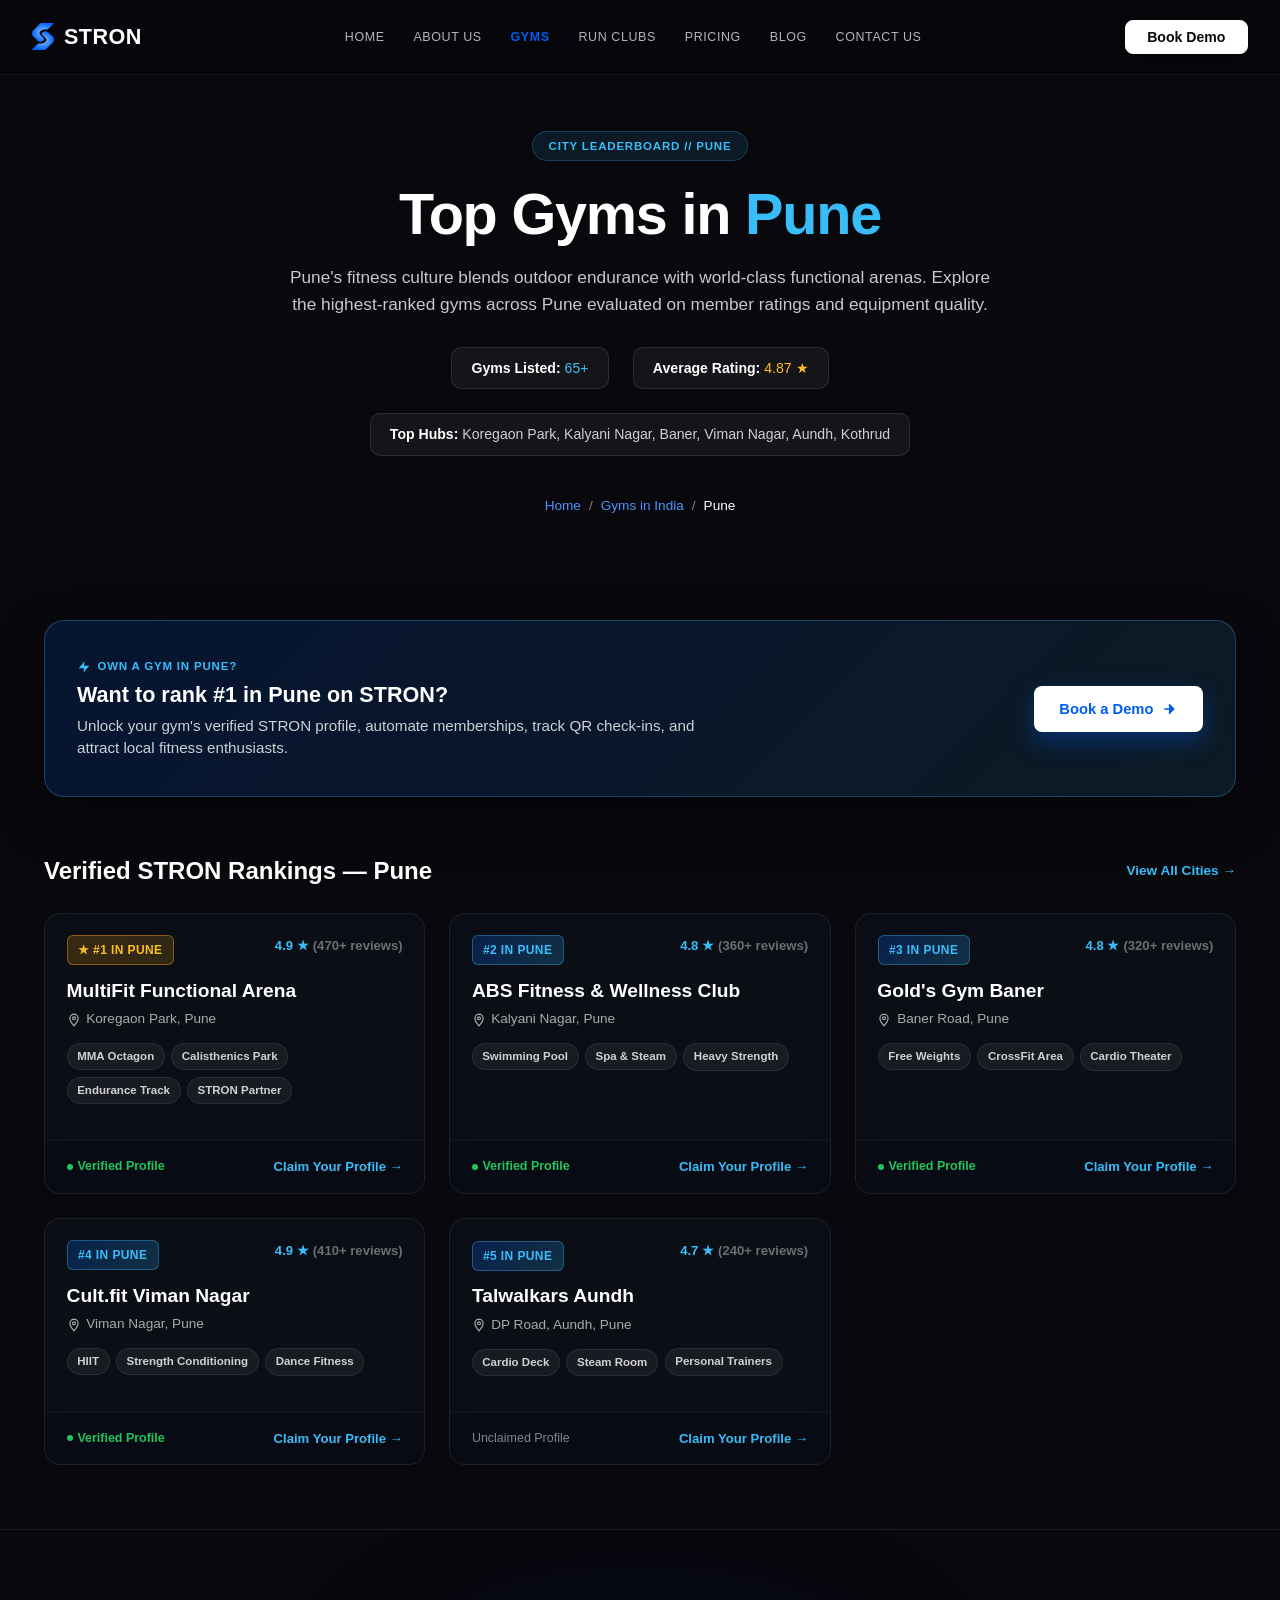
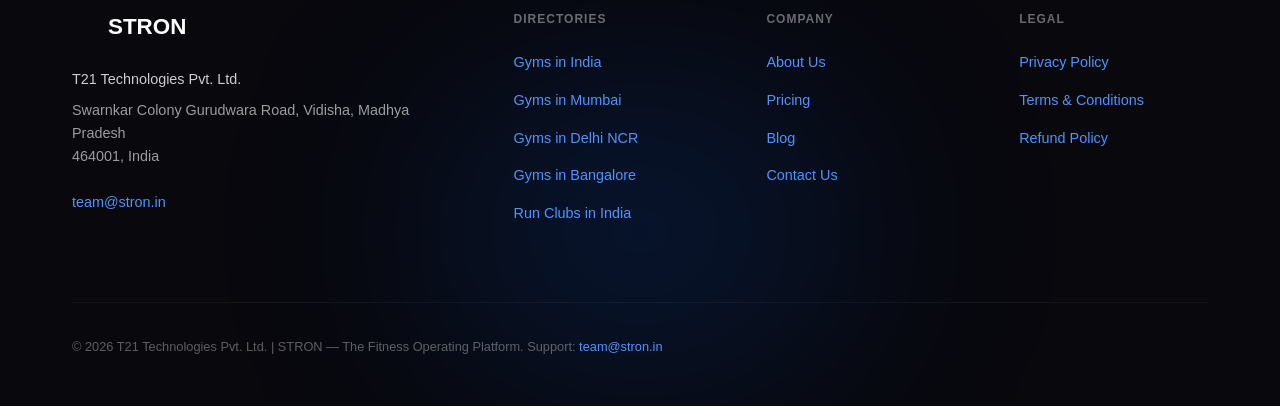
<file: gyms-pune.html>
<!DOCTYPE html>
<html lang="en">

<head>
    <meta charset="UTF-8">
    <meta name="viewport" content="width=device-width, initial-scale=1.0">
    <title>Top Gyms in Pune — STRON City Rankings & Guide | STRON</title>
    <meta name="description" content="Find top gyms in Pune ranked by STRON. Discover best fitness and crossfit centers in Koregaon Park, Kalyani Nagar, Baner, Viman Nagar, and Aundh.">
    <meta name="keywords" content="top gyms in Pune, best gyms Pune, fitness centers Pune, stron rankings Pune">
    
    <!-- Open Graph -->
    <meta property="og:title" content="Top Gyms in Pune — STRON City Rankings & Guide | STRON">
    <meta property="og:description" content="Find top gyms in Pune ranked by STRON. Discover best fitness and crossfit centers in Koregaon Park, Kalyani Nagar, Baner, Viman Nagar, and Aundh.">
    <meta property="og:type" content="website">
    <meta property="og:url" content="https://stron-website.vercel.app/gyms-pune.html">
    <meta property="og:image" content="assets/Frame%2012270.svg">

    <!-- Fonts & CSS -->
    <link rel="preconnect" href="https://fonts.googleapis.com">
    <link rel="preconnect" href="https://fonts.gstatic.com" crossorigin>
    <link href="https://fonts.googleapis.com/css2?family=Plus+Jakarta+Sans:wght@300;400;500;600;700;800&display=swap" rel="stylesheet">
    <link rel="stylesheet" href="style.css?v=12">
    <link rel="icon" type="image/svg+xml" href="assets/stron-logo.svg">
</head>

<body class="theme-dark" style="background: #08080d; color: #fff;">

    <!-- Single Global Fixed Navigation Bar -->
    <nav class="nav new-nav">
        <div class="nav-container">
            <a href="index.html" class="logo">
                <svg class="logo-icon" width="22" height="27" viewBox="0 0 207 254" fill="none" xmlns="http://www.w3.org/2000/svg">
                    <g>
                        <path d="M119.61 254H2.19376C1.37286 253.073 0.592382 252.178 -0.421875 251.452V250.891C3.44531 246.013 8.56581 241.421 13.0834 237.075L31.8728 218.886C38.3569 212.604 47.3205 202.12 54.2921 197.125C57.6344 194.773 61.5206 193.311 65.5843 192.876C68.734 192.508 72.9636 192.65 76.1591 192.638C85.9774 192.605 94.4669 193.851 104.113 190.7C107.746 189.514 109.817 188.971 113.178 186.753C116.354 184.657 119.265 183.018 122 180.5C125.295 177.467 127.652 174.89 130.544 171.37C134.824 166.16 135.874 161.624 135.212 155.003C134.498 147.851 130.367 143.802 125.343 139.053C123.724 137.523 122.715 136.394 120.878 134.917C116.255 131.202 111.481 126.819 107.188 122.747C104.383 120.086 98.19 114.933 96.5099 111.966C93.3748 107.814 89.9271 103.588 90.5 98.5004C90.808 93.0054 97.5716 89.1618 101.73 85.9311C103.238 84.7593 107.549 81.9455 109.344 81.2072C116.141 78.4123 128.041 76.6711 135.212 79.0002C139.656 78.9809 146.045 81.143 149.166 83.9515C153.592 87.9066 157.954 91.933 162.25 96.0294C164.477 98.1724 166.621 100.4 168.835 102.555C170.472 104.136 172.208 105.536 173.851 107.115C180.424 113.431 186.955 119.819 193.508 126.151C195.379 127.959 197.227 129.785 198.705 131.889C204.995 140.827 207.49 151.893 205.643 162.665C203.741 173.518 199.319 180.541 191.128 187.607C190.314 188.308 189.383 189.307 188.604 190.08L167.775 210.587C157.96 220.266 148.639 229.798 138.663 239.42L131.487 246.211C128.523 249.063 126.535 251.624 122.436 252.833C121.597 253.081 120.291 253.481 119.61 254Z" fill="url(#paint0_radial_logo_nav)"/>
                        <path d="M86.3885 0H203.805C204.626 0.927005 205.406 1.82229 206.421 2.54762V3.10913C202.553 7.98727 197.433 12.5793 192.915 16.9249L174.126 35.1137C167.642 41.3963 158.678 51.8801 151.707 56.8751C148.364 59.2269 144.478 60.6892 140.414 61.1239C137.265 61.492 133.035 61.3505 129.84 61.3615C120.021 61.3953 111.532 60.1488 101.886 63.2995C98.2527 64.4864 96.1824 65.0287 92.8213 67.2471C89.6451 69.3434 86.7343 71.482 83.999 74C80.7043 77.0329 78.3469 79.1098 75.4548 82.63C71.1747 87.8398 70.1247 92.3757 70.7866 98.9974C71.5011 106.149 75.6321 110.198 80.6561 114.947C82.2749 116.477 83.2837 117.606 85.121 119.083C89.7435 122.798 94.5177 127.181 98.8107 131.253C101.616 133.914 107.809 139.067 109.489 142.034C112.624 146.186 112.995 150.333 112.422 155.42C112.114 160.915 108.427 164.838 104.269 168.069C102.761 169.241 98.4501 172.055 96.6547 172.793C89.8578 175.588 77.3399 181.262 70.169 178.933C65.7253 178.952 59.9542 172.857 56.8332 170.049C52.407 166.093 48.0452 162.067 43.7493 157.971C41.5223 155.828 39.3785 153.6 37.1642 151.445C35.5273 149.864 33.7911 148.464 32.1477 146.885C25.5751 140.569 19.0443 134.181 12.4911 127.849C10.6202 126.041 8.77172 124.215 7.29434 122.111C1.00402 113.173 -1.49052 102.107 0.356312 91.3347C2.25794 80.482 6.6798 73.459 14.8713 66.3933C15.6846 65.6917 16.6155 64.6929 17.3953 63.92L38.2243 43.413C48.0391 33.734 57.36 24.2024 67.336 14.5802L74.5115 7.78897C77.4759 4.93724 79.4642 2.37637 83.5625 1.16656C84.4022 0.918715 85.7083 0.518667 86.3885 0Z" fill="url(#paint1_radial_logo_nav)"/>
                    </g>
                    <defs>
                        <radialGradient id="paint0_radial_logo_nav" cx="0" cy="0" r="1" gradientUnits="userSpaceOnUse" gradientTransform="translate(102.908 164.26) rotate(90) scale(89.7406 103.33)">
                            <stop stop-color="#96C1FF"/>
                            <stop offset="1" stop-color="#0067FF"/>
                        </radialGradient>
                        <radialGradient id="paint1_radial_logo_nav" cx="0" cy="0" r="1" gradientUnits="userSpaceOnUse" gradientTransform="translate(103.091 89.7406) rotate(90) scale(89.7406 103.33)">
                            <stop stop-color="#96C1FF"/>
                            <stop offset="1" stop-color="#0067FF"/>
                        </radialGradient>
                    </defs>
                </svg>
                STRON
            </a>
            <div class="nav-links">
                <a href="index.html" class="nav-link">HOME</a>
                <a href="about.html" class="nav-link">ABOUT US</a>
                <a href="gyms.html" class="nav-link active">GYMS</a>
                <a href="run-clubs.html" class="nav-link">RUN CLUBS</a>
                <a href="pricing.html" class="nav-link">PRICING</a>
                <a href="blog.html" class="nav-link">BLOG</a>
                <a href="contact.html" class="nav-link">CONTACT US</a>
            </div>
            <div class="nav-cta" style="display: flex; align-items: center;">
                <a href="contact.html" class="nav-pill-btn btn-nav-demo">
                    Book Demo
                </a>
            </div>
            <button class="mobile-menu-toggle" aria-label="Toggle menu">
                <span></span>
                <span></span>
            </button>
        </div>
    </nav>

    <!-- Main Content -->
    <main class="editorial-container" style="padding-top: 75px; max-width: 1240px; margin: 0 auto; padding-left: 1.5rem; padding-right: 1.5rem;">
        
        <!-- CITY HEADER -->
        <section class="directory-hero-section">
            <div style="display: inline-flex; align-items: center; gap: 0.5rem; padding: 0.35rem 0.95rem; border-radius: 999px; background: rgba(56, 189, 248, 0.1); border: 1px solid rgba(56, 189, 248, 0.25); margin-bottom: 1.25rem;">
                <span style="font-size: 0.72rem; font-weight: 700; color: #38bdf8; letter-spacing: 0.8px; text-transform: uppercase;">
                    CITY LEADERBOARD // Pune
                </span>
            </div>
            
            <h1 style="font-size: clamp(2.2rem, 4.5vw, 3.8rem); font-weight: 800; color: #ffffff; letter-spacing: -1.2px; line-height: 1.15; margin: 0 0 1rem 0;">
                Top Gyms in <span style="color: #38bdf8;">Pune</span>
            </h1>
            
            <p style="font-size: 1.08rem; color: rgba(255, 255, 255, 0.78); max-width: 720px; margin: 0 auto 1.75rem auto; line-height: 1.6;">
                Pune's fitness culture blends outdoor endurance with world-class functional arenas. Explore the highest-ranked gyms across Pune evaluated on member ratings and equipment quality.
            </p>

            <div style="display: flex; gap: 1.5rem; justify-content: center; flex-wrap: wrap; margin-bottom: 2.5rem;">
                <div style="background: rgba(255,255,255,0.05); border: 1px solid rgba(255,255,255,0.1); padding: 0.6rem 1.2rem; border-radius: 10px; font-size: 0.88rem;">
                    <strong>Gyms Listed:</strong> <span style="color: #38bdf8;">65+</span>
                </div>
                <div style="background: rgba(255,255,255,0.05); border: 1px solid rgba(255,255,255,0.1); padding: 0.6rem 1.2rem; border-radius: 10px; font-size: 0.88rem;">
                    <strong>Average Rating:</strong> <span style="color: #fbbf24;">4.87 ★</span>
                </div>
                <div style="background: rgba(255,255,255,0.05); border: 1px solid rgba(255,255,255,0.1); padding: 0.6rem 1.2rem; border-radius: 10px; font-size: 0.88rem;">
                    <strong>Top Hubs:</strong> <span style="color: rgba(255,255,255,0.8);">Koregaon Park, Kalyani Nagar, Baner, Viman Nagar, Aundh, Kothrud</span>
                </div>
            </div>

            <!-- Breadcrumb Navigation -->
            <div style="display: flex; justify-content: center; align-items: center; gap: 0.5rem; font-size: 0.85rem; color: rgba(255,255,255,0.5); margin-bottom: 1.5rem;">
                <a href="index.html" style="color: #4d94ff; text-decoration: none;">Home</a>
                <span>/</span>
                <a href="gyms.html" style="color: #4d94ff; text-decoration: none;">Gyms in India</a>
                <span>/</span>
                <span style="color: #ffffff;">Pune</span>
            </div>
        </section>

        <!-- LOCAL GYM OWNER CONVERSION BANNER -->
        <div class="directory-lead-banner">
            <div>
                <div style="display: inline-flex; align-items: center; gap: 0.4rem; font-size: 0.72rem; font-weight: 800; color: #38bdf8; letter-spacing: 0.8px; text-transform: uppercase; margin-bottom: 0.4rem;">
                    <svg viewBox="0 0 24 24" width="14" height="14" fill="currentColor"><path d="M13 2L3 14h9l-1 8 10-12h-9l1-8z"/></svg>
                    OWN A GYM IN Pune?
                </div>
                <h3 style="font-size: 1.35rem; font-weight: 800; color: #ffffff; margin: 0 0 0.35rem 0; line-height: 1.25;">
                    Want to rank #1 in Pune on STRON?
                </h3>
                <p style="font-size: 0.95rem; color: rgba(255, 255, 255, 0.8); margin: 0; max-width: 620px; line-height: 1.5;">
                    Unlock your gym's verified STRON profile, automate memberships, track QR check-ins, and attract local fitness enthusiasts.
                </p>
            </div>
            <div>
                <a href="contact.html" class="hero-store-btn" style="background: #ffffff; color: #005bf0; font-weight: 800; padding: 0.75rem 1.6rem; border-radius: 8px; text-decoration: none; display: inline-flex; align-items: center; gap: 0.5rem; white-space: nowrap; box-shadow: 0 10px 25px rgba(0, 91, 240, 0.35);">
                    Book a Demo
                    <svg viewBox="0 0 24 24" width="16" height="16" fill="none" stroke="currentColor" stroke-width="2.5"><path d="M5 12h14M12 5l7 7-7 7"/></svg>
                </a>
            </div>
        </div>

        <!-- RANKINGS GRID -->
        <section style="margin-bottom: 4rem;">
            <div style="display: flex; justify-content: space-between; align-items: center; margin-bottom: 1.5rem;">
                <h2 style="font-size: 1.5rem; font-weight: 800; color: #ffffff; margin: 0;">Verified STRON Rankings — Pune</h2>
                <a href="gyms.html" style="font-size: 0.85rem; color: #38bdf8; text-decoration: none; font-weight: 700;">View All Cities →</a>
            </div>

            <div class="directory-grid">
                <div class="directory-card">
                    <div>
                        <div class="directory-card-header">
                            <div>
                                <span class="stron-rank-badge top-rank">★ #1 in Pune</span>
                            </div>
                            <div style="font-size: 0.82rem; font-weight: 700; color: #38bdf8; display: flex; align-items: center; gap: 0.25rem;">
                                4.9 ★ <span style="color: rgba(255,255,255,0.4);">(470+ reviews)</span>
                            </div>
                        </div>
                        <div class="directory-card-body">
                            <h3 class="directory-card-title">MultiFit Functional Arena</h3>
                            <div class="directory-card-location">
                                <svg viewBox="0 0 24 24" width="14" height="14" fill="none" stroke="currentColor" stroke-width="2"><path d="M12 2C8.13 2 5 5.13 5 9c0 5.25 7 13 7 13s7-7.75 7-13c0-3.87-3.13-7-7-7z"/><circle cx="12" cy="9" r="2.5"/></svg>
                                Koregaon Park, Pune
                            </div>
                            <div class="directory-card-tags">
                                <span class="directory-tag">MMA Octagon</span><span class="directory-tag">Calisthenics Park</span><span class="directory-tag">Endurance Track</span><span class="directory-tag">STRON Partner</span>
                            </div>
                        </div>
                    </div>
                    <div class="directory-card-footer">
                        <span style="font-size: 0.78rem; color: #22c55e; font-weight: 700; display: inline-flex; align-items: center; gap: 0.3rem;"><span style="width: 6px; height: 6px; border-radius: 50%; background: #22c55e;"></span> Verified Profile</span>
                        <a href="contact.html" style="color: #38bdf8; font-size: 0.82rem; font-weight: 700; text-decoration: none;">Claim Your Profile →</a>
                    </div>
                </div>
                <div class="directory-card">
                    <div>
                        <div class="directory-card-header">
                            <div>
                                <span class="stron-rank-badge">#2 in Pune</span>
                            </div>
                            <div style="font-size: 0.82rem; font-weight: 700; color: #38bdf8; display: flex; align-items: center; gap: 0.25rem;">
                                4.8 ★ <span style="color: rgba(255,255,255,0.4);">(360+ reviews)</span>
                            </div>
                        </div>
                        <div class="directory-card-body">
                            <h3 class="directory-card-title">ABS Fitness & Wellness Club</h3>
                            <div class="directory-card-location">
                                <svg viewBox="0 0 24 24" width="14" height="14" fill="none" stroke="currentColor" stroke-width="2"><path d="M12 2C8.13 2 5 5.13 5 9c0 5.25 7 13 7 13s7-7.75 7-13c0-3.87-3.13-7-7-7z"/><circle cx="12" cy="9" r="2.5"/></svg>
                                Kalyani Nagar, Pune
                            </div>
                            <div class="directory-card-tags">
                                <span class="directory-tag">Swimming Pool</span><span class="directory-tag">Spa & Steam</span><span class="directory-tag">Heavy Strength</span>
                            </div>
                        </div>
                    </div>
                    <div class="directory-card-footer">
                        <span style="font-size: 0.78rem; color: #22c55e; font-weight: 700; display: inline-flex; align-items: center; gap: 0.3rem;"><span style="width: 6px; height: 6px; border-radius: 50%; background: #22c55e;"></span> Verified Profile</span>
                        <a href="contact.html" style="color: #38bdf8; font-size: 0.82rem; font-weight: 700; text-decoration: none;">Claim Your Profile →</a>
                    </div>
                </div>
                <div class="directory-card">
                    <div>
                        <div class="directory-card-header">
                            <div>
                                <span class="stron-rank-badge">#3 in Pune</span>
                            </div>
                            <div style="font-size: 0.82rem; font-weight: 700; color: #38bdf8; display: flex; align-items: center; gap: 0.25rem;">
                                4.8 ★ <span style="color: rgba(255,255,255,0.4);">(320+ reviews)</span>
                            </div>
                        </div>
                        <div class="directory-card-body">
                            <h3 class="directory-card-title">Gold's Gym Baner</h3>
                            <div class="directory-card-location">
                                <svg viewBox="0 0 24 24" width="14" height="14" fill="none" stroke="currentColor" stroke-width="2"><path d="M12 2C8.13 2 5 5.13 5 9c0 5.25 7 13 7 13s7-7.75 7-13c0-3.87-3.13-7-7-7z"/><circle cx="12" cy="9" r="2.5"/></svg>
                                Baner Road, Pune
                            </div>
                            <div class="directory-card-tags">
                                <span class="directory-tag">Free Weights</span><span class="directory-tag">CrossFit Area</span><span class="directory-tag">Cardio Theater</span>
                            </div>
                        </div>
                    </div>
                    <div class="directory-card-footer">
                        <span style="font-size: 0.78rem; color: #22c55e; font-weight: 700; display: inline-flex; align-items: center; gap: 0.3rem;"><span style="width: 6px; height: 6px; border-radius: 50%; background: #22c55e;"></span> Verified Profile</span>
                        <a href="contact.html" style="color: #38bdf8; font-size: 0.82rem; font-weight: 700; text-decoration: none;">Claim Your Profile →</a>
                    </div>
                </div>
                <div class="directory-card">
                    <div>
                        <div class="directory-card-header">
                            <div>
                                <span class="stron-rank-badge">#4 in Pune</span>
                            </div>
                            <div style="font-size: 0.82rem; font-weight: 700; color: #38bdf8; display: flex; align-items: center; gap: 0.25rem;">
                                4.9 ★ <span style="color: rgba(255,255,255,0.4);">(410+ reviews)</span>
                            </div>
                        </div>
                        <div class="directory-card-body">
                            <h3 class="directory-card-title">Cult.fit Viman Nagar</h3>
                            <div class="directory-card-location">
                                <svg viewBox="0 0 24 24" width="14" height="14" fill="none" stroke="currentColor" stroke-width="2"><path d="M12 2C8.13 2 5 5.13 5 9c0 5.25 7 13 7 13s7-7.75 7-13c0-3.87-3.13-7-7-7z"/><circle cx="12" cy="9" r="2.5"/></svg>
                                Viman Nagar, Pune
                            </div>
                            <div class="directory-card-tags">
                                <span class="directory-tag">HIIT</span><span class="directory-tag">Strength Conditioning</span><span class="directory-tag">Dance Fitness</span>
                            </div>
                        </div>
                    </div>
                    <div class="directory-card-footer">
                        <span style="font-size: 0.78rem; color: #22c55e; font-weight: 700; display: inline-flex; align-items: center; gap: 0.3rem;"><span style="width: 6px; height: 6px; border-radius: 50%; background: #22c55e;"></span> Verified Profile</span>
                        <a href="contact.html" style="color: #38bdf8; font-size: 0.82rem; font-weight: 700; text-decoration: none;">Claim Your Profile →</a>
                    </div>
                </div>
                <div class="directory-card">
                    <div>
                        <div class="directory-card-header">
                            <div>
                                <span class="stron-rank-badge">#5 in Pune</span>
                            </div>
                            <div style="font-size: 0.82rem; font-weight: 700; color: #38bdf8; display: flex; align-items: center; gap: 0.25rem;">
                                4.7 ★ <span style="color: rgba(255,255,255,0.4);">(240+ reviews)</span>
                            </div>
                        </div>
                        <div class="directory-card-body">
                            <h3 class="directory-card-title">Talwalkars Aundh</h3>
                            <div class="directory-card-location">
                                <svg viewBox="0 0 24 24" width="14" height="14" fill="none" stroke="currentColor" stroke-width="2"><path d="M12 2C8.13 2 5 5.13 5 9c0 5.25 7 13 7 13s7-7.75 7-13c0-3.87-3.13-7-7-7z"/><circle cx="12" cy="9" r="2.5"/></svg>
                                DP Road, Aundh, Pune
                            </div>
                            <div class="directory-card-tags">
                                <span class="directory-tag">Cardio Deck</span><span class="directory-tag">Steam Room</span><span class="directory-tag">Personal Trainers</span>
                            </div>
                        </div>
                    </div>
                    <div class="directory-card-footer">
                        <span style="font-size: 0.78rem; color: rgba(255,255,255,0.5);">Unclaimed Profile</span>
                        <a href="contact.html" style="color: #38bdf8; font-size: 0.82rem; font-weight: 700; text-decoration: none;">Claim Your Profile →</a>
                    </div>
                </div>

            </div>
        </section>

    </main>

    <!-- Glowing Footer -->
    <footer class="new-footer" style="background: #08080d; border-top: 1px solid rgba(255,255,255,0.08); padding: 5rem 0 3rem 0; position: relative; overflow: hidden;">
        <div style="position: absolute; bottom: 0; left: 50%; transform: translateX(-50%); width: 800px; height: 350px; background: radial-gradient(circle, rgba(0,91,240,0.2) 0%, rgba(0,0,0,0) 70%); filter: blur(90px); pointer-events: none; z-index: 0;"></div>

        <div style="max-width: 1200px; margin: 0 auto; padding: 0 2rem; position: relative; z-index: 1;">
            
            <div style="display: grid; grid-template-columns: 2fr 1fr 1fr 1fr; gap: 4rem; margin-bottom: 4rem;">
                <!-- Col 1 -->
                <div>
                    <div style="display: flex; align-items: center; gap: 0.75rem; font-weight: 800; font-size: 1.4rem; color: #fff; margin-bottom: 1.5rem;">
                        <svg class="logo-icon" width="24" height="30" viewBox="0 0 207 254" fill="none">
                            <path d="M119.61 254H2.19376C1.37286 253.073 0.592382 252.178 -0.421875 251.452V250.891C3.44531 246.013 8.56581 241.421 13.0834 237.075L31.8728 218.886C38.3569 212.604 47.3205 202.12 54.2921 197.125C57.6344 194.773 61.5206 193.311 65.5843 192.876C68.734 192.508 72.9636 192.65 76.1591 192.638C85.9774 192.605 94.4669 193.851 104.113 190.7C107.746 189.514 109.817 188.971 113.178 186.753C116.354 184.657 119.265 183.018 122 180.5C125.295 177.467 127.652 174.89 130.544 171.37C134.824 166.16 135.874 161.624 135.212 155.003C134.498 147.851 130.367 143.802 125.343 139.053C123.724 137.523 122.715 136.394 120.878 134.917C116.255 131.202 111.481 126.819 107.188 122.747C104.383 120.086 98.19 114.933 96.5099 111.966C93.3748 107.814 89.9271 103.588 90.5 98.5004C90.808 93.0054 97.5716 89.1618 101.73 85.9311C103.238 84.7593 107.549 81.9455 109.344 81.2072C116.141 78.4123 128.041 76.6711 135.212 79.0002C139.656 78.9809 146.045 81.143 149.166 83.9515C153.592 87.9066 157.954 91.933 162.25 96.0294C164.477 98.1724 166.621 100.4 168.835 102.555C170.472 104.136 172.208 105.536 173.851 107.115C180.424 113.431 186.955 119.819 193.508 126.151C195.379 127.959 197.227 129.785 198.705 131.889C204.995 140.827 207.49 151.893 205.643 162.665C203.741 173.518 199.319 180.541 191.128 187.607C190.314 188.308 189.383 189.307 188.604 190.08L167.775 210.587C157.96 220.266 148.639 229.798 138.663 239.42L131.487 246.211C128.523 249.063 126.535 251.624 122.436 252.833C121.597 253.081 120.291 253.481 119.61 254Z" fill="url(#paint0_radial_logo_ft)"/>
                            <path d="M86.3885 0H203.805C204.626 0.927005 205.406 1.82229 206.421 2.54762V3.10913C202.553 7.98727 197.433 12.5793 192.915 16.9249L174.126 35.1137C167.642 41.3963 158.678 51.8801 151.707 56.8751C148.364 59.2269 144.478 60.6892 140.414 61.1239C137.265 61.492 133.035 61.3505 129.84 61.3615C120.021 61.3953 111.532 60.1488 101.886 63.2995C98.2527 64.4864 96.1824 65.0287 92.8213 67.2471C89.6451 69.3434 86.7343 71.482 83.999 74C80.7043 77.0329 78.3469 79.1098 75.4548 82.63C71.1747 87.8398 70.1247 92.3757 70.7866 98.9974C71.5011 106.149 75.6321 110.198 80.6561 114.947C82.2749 116.477 83.2837 117.606 85.121 119.083C89.7435 122.798 94.5177 127.181 98.8107 131.253C101.616 133.914 107.809 139.067 109.489 142.034C112.624 146.186 112.995 150.333 112.422 155.42C112.114 160.915 108.427 164.838 104.269 168.069C102.761 169.241 98.4501 172.055 96.6547 172.793C89.8578 175.588 77.3399 181.262 70.169 178.933C65.7253 178.952 59.9542 172.857 56.8332 170.049C52.407 166.093 48.0452 162.067 43.7493 157.971C41.5223 155.828 39.3785 153.6 37.1642 151.445C35.5273 149.864 33.7911 148.464 32.1477 146.885C25.5751 140.569 19.0443 134.181 12.4911 127.849C10.6202 126.041 8.77172 124.215 7.29434 122.111C1.00402 113.173 -1.49052 102.107 0.356312 91.3347C2.25794 80.482 6.6798 73.459 14.8713 66.3933C15.6846 65.6917 16.6155 64.6929 17.3953 63.92L38.2243 43.413C48.0391 33.734 57.36 24.2024 67.336 14.5802L74.5115 7.78897C77.4759 4.93724 79.4642 2.37637 83.5625 1.16656C84.4022 0.918715 85.7083 0.518667 86.3885 0Z" fill="url(#paint1_radial_logo_ft)"/>
                        </svg>
                        STRON
                    </div>
                    <div style="color: rgba(255,255,255,0.6); font-size: 0.9rem; line-height: 1.6; margin-bottom: 1.5rem;">
                        <div style="color: rgba(255,255,255,0.8); margin-bottom: 0.5rem;">T21 Technologies Pvt. Ltd.</div>
                        Swarnkar Colony Gurudwara Road, Vidisha, Madhya Pradesh<br>
                        464001, India<br><br>
                        <a href="mailto:team@stron.in" style="color: #4d94ff; text-decoration: none;">team@stron.in</a>
                    </div>
                </div>

                <!-- Col 2: Directories -->
                <div>
                    <div style="font-size: 0.75rem; font-weight: 700; color: rgba(255,255,255,0.4); letter-spacing: 1px; margin-bottom: 1.5rem; text-transform: uppercase;">Directories</div>
                    <div style="display: flex; flex-direction: column; gap: 1rem;">
                        <a href="gyms.html" style="color: #4d94ff; text-decoration: none; font-size: 0.9rem;">Gyms in India</a>
                        <a href="gyms-mumbai.html" style="color: #4d94ff; text-decoration: none; font-size: 0.9rem;">Gyms in Mumbai</a>
                        <a href="gyms-delhi.html" style="color: #4d94ff; text-decoration: none; font-size: 0.9rem;">Gyms in Delhi NCR</a>
                        <a href="gyms-bangalore.html" style="color: #4d94ff; text-decoration: none; font-size: 0.9rem;">Gyms in Bangalore</a>
                        <a href="run-clubs.html" style="color: #4d94ff; text-decoration: none; font-size: 0.9rem;">Run Clubs in India</a>
                    </div>
                </div>

                <!-- Col 3: Company -->
                <div>
                    <div style="font-size: 0.75rem; font-weight: 700; color: rgba(255,255,255,0.4); letter-spacing: 1px; margin-bottom: 1.5rem; text-transform: uppercase;">Company</div>
                    <div style="display: flex; flex-direction: column; gap: 1rem;">
                        <a href="about.html" style="color: #4d94ff; text-decoration: none; font-size: 0.9rem;">About Us</a>
                        <a href="pricing.html" style="color: #4d94ff; text-decoration: none; font-size: 0.9rem;">Pricing</a>
                        <a href="blog.html" style="color: #4d94ff; text-decoration: none; font-size: 0.9rem;">Blog</a>
                        <a href="contact.html" style="color: #4d94ff; text-decoration: none; font-size: 0.9rem;">Contact Us</a>
                    </div>
                </div>

                <!-- Col 4: Legal -->
                <div>
                    <div style="font-size: 0.75rem; font-weight: 700; color: rgba(255,255,255,0.4); letter-spacing: 1px; margin-bottom: 1.5rem; text-transform: uppercase;">Legal</div>
                    <div style="display: flex; flex-direction: column; gap: 1rem;">
                        <a href="#" style="color: #4d94ff; text-decoration: none; font-size: 0.9rem;">Privacy Policy</a>
                        <a href="#" style="color: #4d94ff; text-decoration: none; font-size: 0.9rem;">Terms & Conditions</a>
                        <a href="#" style="color: #4d94ff; text-decoration: none; font-size: 0.9rem;">Refund Policy</a>
                    </div>
                </div>
            </div>

            <!-- Bottom Info -->
            <div style="display: flex; flex-direction: column; gap: 1.5rem; border-top: 1px solid rgba(255,255,255,0.05); padding-top: 2rem;">
                <div style="color: rgba(255,255,255,0.35); font-size: 0.8rem; line-height: 1.8;">
                    <p>© 2026 T21 Technologies Pvt. Ltd. | STRON — The Fitness Operating Platform. Support: <a href="mailto:team@stron.in" style="color: #4d94ff; text-decoration: none;">team@stron.in</a></p>
                </div>
            </div>

        </div>
    </footer>

    <script src="script.js?v=12"></script>
</body>
</html>
</file>
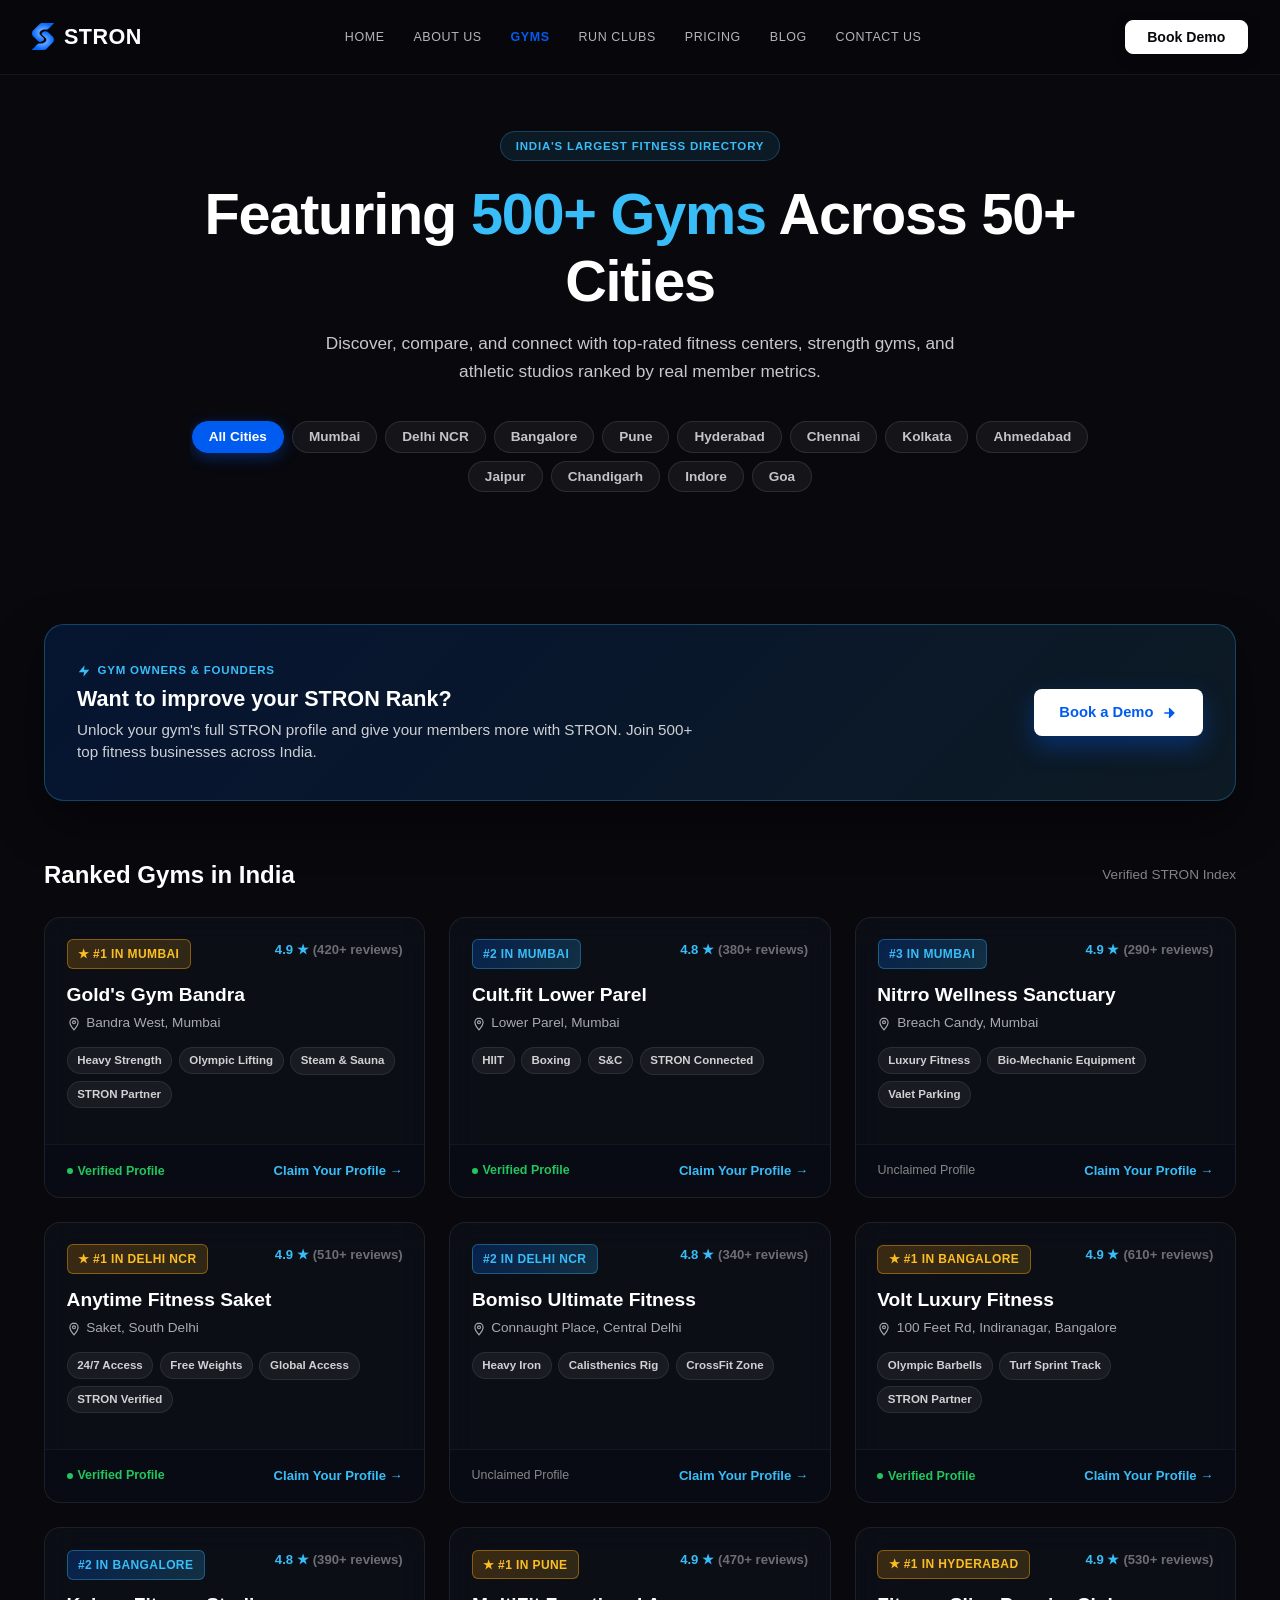
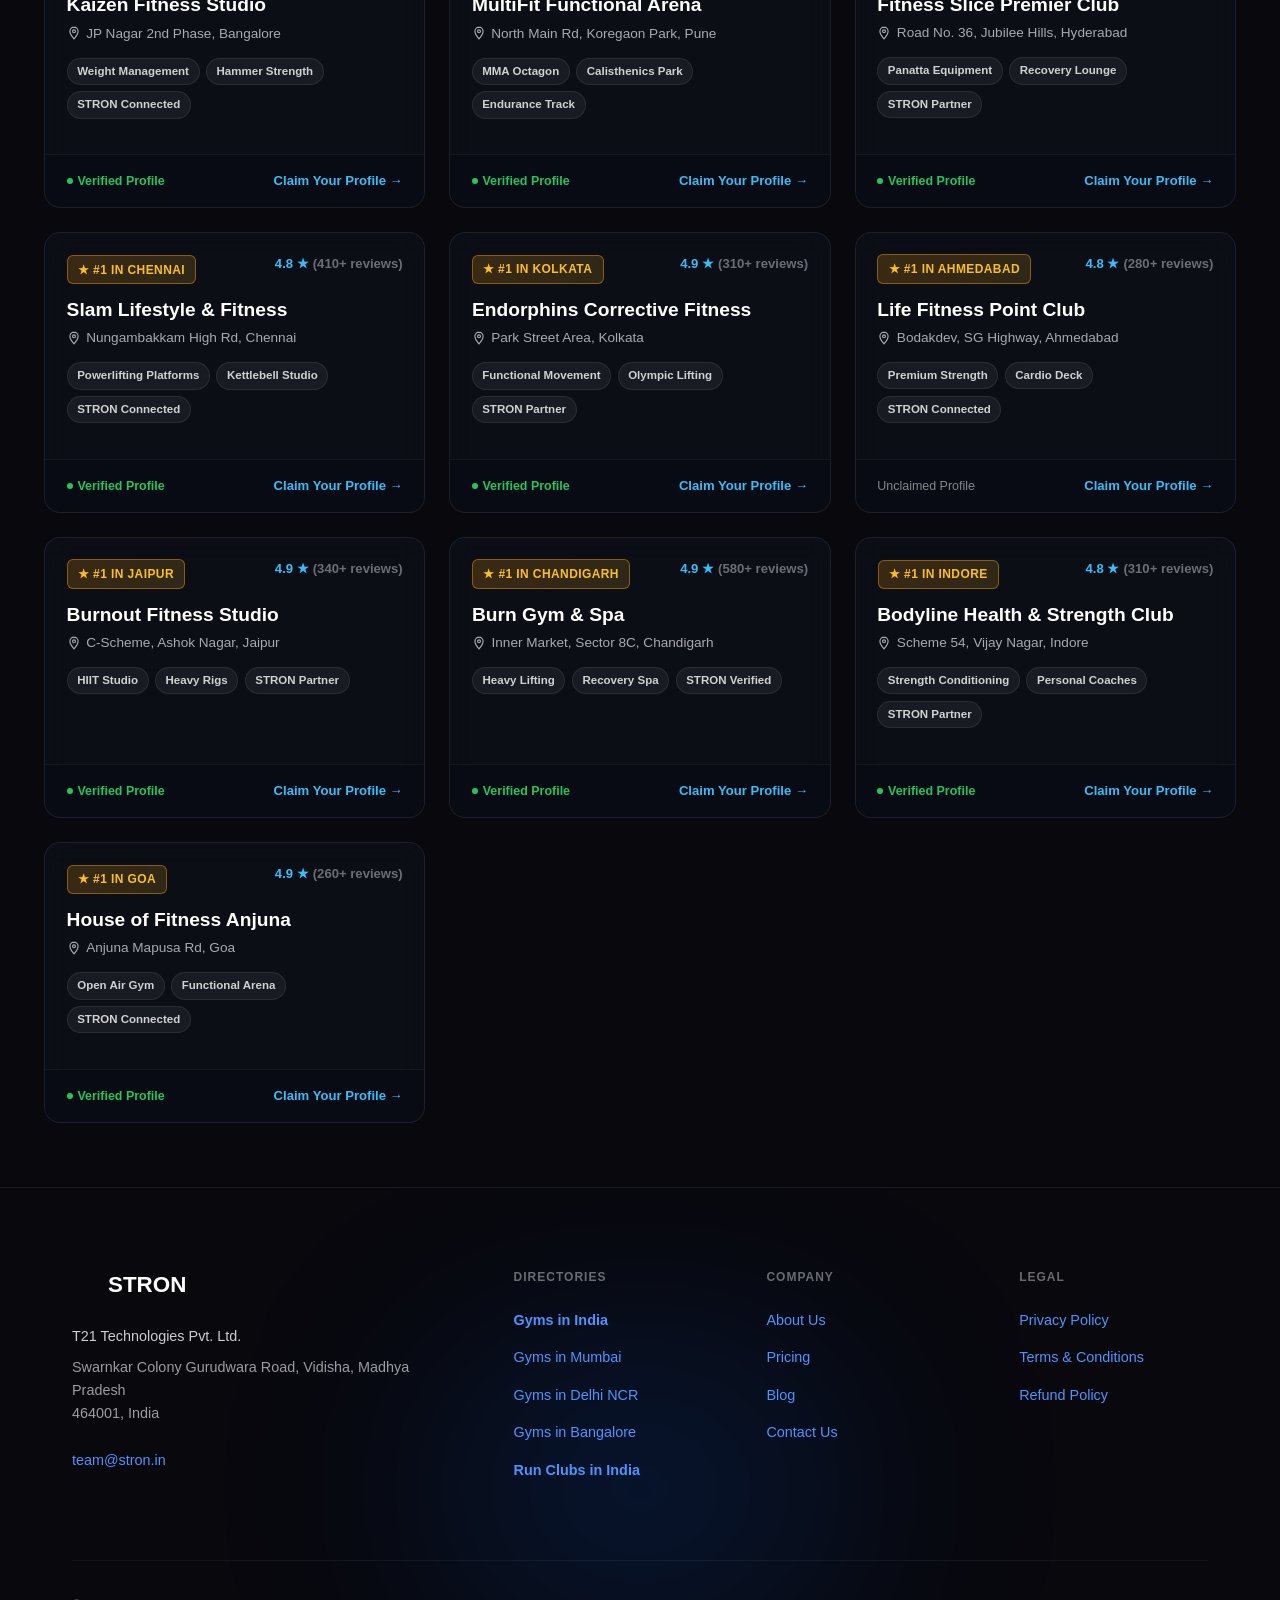
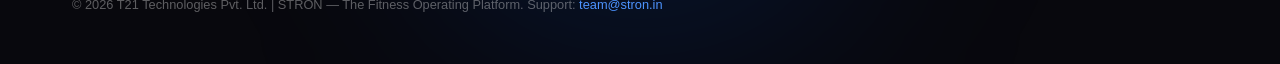
<file: gyms.html>
<!DOCTYPE html>
<html lang="en">

<head>
    <meta charset="UTF-8">
    <meta name="viewport" content="width=device-width, initial-scale=1.0">
    <title>Gyms in India — Featuring 500+ Gyms Across 50+ Cities | STRON</title>
    <meta name="description" content="Discover top gyms across India ranked by STRON. Search gyms in Mumbai, Delhi NCR, Bangalore, Pune, Hyderabad, and 50+ cities. Unlock your gym's STRON Rank.">
    <meta name="keywords" content="gyms in india, top gyms mumbai, best gyms bangalore, gyms in delhi ncr, gym rankings india, fitness centers, stron rank">
    
    <!-- Open Graph -->
    <meta property="og:title" content="Gyms in India — Featuring 500+ Gyms Across 50+ Cities | STRON">
    <meta property="og:description" content="Search top fitness centers and strength clubs across 50+ Indian cities. Compare STRON Rankings and unlock verified gym profiles.">
    <meta property="og:type" content="website">
    <meta property="og:url" content="https://stron-website.vercel.app/gyms.html">
    <meta property="og:image" content="assets/Frame%2012270.svg">

    <!-- Fonts & CSS -->
    <link rel="preconnect" href="https://fonts.googleapis.com">
    <link rel="preconnect" href="https://fonts.gstatic.com" crossorigin>
    <link href="https://fonts.googleapis.com/css2?family=Plus+Jakarta+Sans:wght@300;400;500;600;700;800&display=swap" rel="stylesheet">
    <link rel="stylesheet" href="style.css?v=12">
    <link rel="icon" type="image/svg+xml" href="assets/stron-logo.svg">
</head>

<body class="theme-dark" style="background: #08080d; color: #fff;">

    <!-- Single Global Fixed Navigation Bar -->
    <nav class="nav new-nav">
        <div class="nav-container">
            <a href="index.html" class="logo">
                <svg class="logo-icon" width="22" height="27" viewBox="0 0 207 254" fill="none" xmlns="http://www.w3.org/2000/svg">
                    <g>
                        <path d="M119.61 254H2.19376C1.37286 253.073 0.592382 252.178 -0.421875 251.452V250.891C3.44531 246.013 8.56581 241.421 13.0834 237.075L31.8728 218.886C38.3569 212.604 47.3205 202.12 54.2921 197.125C57.6344 194.773 61.5206 193.311 65.5843 192.876C68.734 192.508 72.9636 192.65 76.1591 192.638C85.9774 192.605 94.4669 193.851 104.113 190.7C107.746 189.514 109.817 188.971 113.178 186.753C116.354 184.657 119.265 183.018 122 180.5C125.295 177.467 127.652 174.89 130.544 171.37C134.824 166.16 135.874 161.624 135.212 155.003C134.498 147.851 130.367 143.802 125.343 139.053C123.724 137.523 122.715 136.394 120.878 134.917C116.255 131.202 111.481 126.819 107.188 122.747C104.383 120.086 98.19 114.933 96.5099 111.966C93.3748 107.814 89.9271 103.588 90.5 98.5004C90.808 93.0054 97.5716 89.1618 101.73 85.9311C103.238 84.7593 107.549 81.9455 109.344 81.2072C116.141 78.4123 128.041 76.6711 135.212 79.0002C139.656 78.9809 146.045 81.143 149.166 83.9515C153.592 87.9066 157.954 91.933 162.25 96.0294C164.477 98.1724 166.621 100.4 168.835 102.555C170.472 104.136 172.208 105.536 173.851 107.115C180.424 113.431 186.955 119.819 193.508 126.151C195.379 127.959 197.227 129.785 198.705 131.889C204.995 140.827 207.49 151.893 205.643 162.665C203.741 173.518 199.319 180.541 191.128 187.607C190.314 188.308 189.383 189.307 188.604 190.08L167.775 210.587C157.96 220.266 148.639 229.798 138.663 239.42L131.487 246.211C128.523 249.063 126.535 251.624 122.436 252.833C121.597 253.081 120.291 253.481 119.61 254Z" fill="url(#paint0_radial_logo_nav)"/>
                        <path d="M86.3885 0H203.805C204.626 0.927005 205.406 1.82229 206.421 2.54762V3.10913C202.553 7.98727 197.433 12.5793 192.915 16.9249L174.126 35.1137C167.642 41.3963 158.678 51.8801 151.707 56.8751C148.364 59.2269 144.478 60.6892 140.414 61.1239C137.265 61.492 133.035 61.3505 129.84 61.3615C120.021 61.3953 111.532 60.1488 101.886 63.2995C98.2527 64.4864 96.1824 65.0287 92.8213 67.2471C89.6451 69.3434 86.7343 71.482 83.999 74C80.7043 77.0329 78.3469 79.1098 75.4548 82.63C71.1747 87.8398 70.1247 92.3757 70.7866 98.9974C71.5011 106.149 75.6321 110.198 80.6561 114.947C82.2749 116.477 83.2837 117.606 85.121 119.083C89.7435 122.798 94.5177 127.181 98.8107 131.253C101.616 133.914 107.809 139.067 109.489 142.034C112.624 146.186 112.995 150.333 112.422 155.42C112.114 160.915 108.427 164.838 104.269 168.069C102.761 169.241 98.4501 172.055 96.6547 172.793C89.8578 175.588 77.3399 181.262 70.169 178.933C65.7253 178.952 59.9542 172.857 56.8332 170.049C52.407 166.093 48.0452 162.067 43.7493 157.971C41.5223 155.828 39.3785 153.6 37.1642 151.445C35.5273 149.864 33.7911 148.464 32.1477 146.885C25.5751 140.569 19.0443 134.181 12.4911 127.849C10.6202 126.041 8.77172 124.215 7.29434 122.111C1.00402 113.173 -1.49052 102.107 0.356312 91.3347C2.25794 80.482 6.6798 73.459 14.8713 66.3933C15.6846 65.6917 16.6155 64.6929 17.3953 63.92L38.2243 43.413C48.0391 33.734 57.36 24.2024 67.336 14.5802L74.5115 7.78897C77.4759 4.93724 79.4642 2.37637 83.5625 1.16656C84.4022 0.918715 85.7083 0.518667 86.3885 0Z" fill="url(#paint1_radial_logo_nav)"/>
                    </g>
                    <defs>
                        <radialGradient id="paint0_radial_logo_nav" cx="0" cy="0" r="1" gradientUnits="userSpaceOnUse" gradientTransform="translate(102.908 164.26) rotate(90) scale(89.7406 103.33)">
                            <stop stop-color="#96C1FF"/>
                            <stop offset="1" stop-color="#0067FF"/>
                        </radialGradient>
                        <radialGradient id="paint1_radial_logo_nav" cx="0" cy="0" r="1" gradientUnits="userSpaceOnUse" gradientTransform="translate(103.091 89.7406) rotate(90) scale(89.7406 103.33)">
                            <stop stop-color="#96C1FF"/>
                            <stop offset="1" stop-color="#0067FF"/>
                        </radialGradient>
                    </defs>
                </svg>
                STRON
            </a>
            <div class="nav-links">
                <a href="index.html" class="nav-link">HOME</a>
                <a href="about.html" class="nav-link">ABOUT US</a>
                <a href="gyms.html" class="nav-link active">GYMS</a>
                <a href="run-clubs.html" class="nav-link">RUN CLUBS</a>
                <a href="pricing.html" class="nav-link">PRICING</a>
                <a href="blog.html" class="nav-link">BLOG</a>
                <a href="contact.html" class="nav-link">CONTACT US</a>
            </div>
            <div class="nav-cta" style="display: flex; align-items: center;">
                <a href="contact.html" class="nav-pill-btn btn-nav-demo">
                    Book Demo
                </a>
            </div>
            <button class="mobile-menu-toggle" aria-label="Toggle menu">
                <span></span>
                <span></span>
            </button>
        </div>
    </nav>

    <!-- Main Directory Content -->
    <main class="editorial-container" style="padding-top: 75px; max-width: 1240px; margin: 0 auto; padding-left: 1.5rem; padding-right: 1.5rem;">
        
        <!-- DIRECTORY HERO -->
        <section class="directory-hero-section">
            <div style="display: inline-flex; align-items: center; gap: 0.5rem; padding: 0.35rem 0.95rem; border-radius: 999px; background: rgba(56, 189, 248, 0.1); border: 1px solid rgba(56, 189, 248, 0.25); margin-bottom: 1.25rem;">
                <span style="font-size: 0.72rem; font-weight: 700; color: #38bdf8; letter-spacing: 0.8px; text-transform: uppercase;">
                    INDIA'S LARGEST FITNESS DIRECTORY
                </span>
            </div>
            
            <h1 style="font-size: clamp(2.2rem, 4.5vw, 3.8rem); font-weight: 800; color: #ffffff; letter-spacing: -1.2px; line-height: 1.15; margin: 0 0 1rem 0;">
                Featuring <span style="color: #38bdf8;">500+ Gyms</span> Across 50+ Cities
            </h1>
            
            <p style="font-size: 1.08rem; color: rgba(255, 255, 255, 0.78); max-width: 680px; margin: 0 auto 1.75rem auto; line-height: 1.6;">
                Discover, compare, and connect with top-rated fitness centers, strength gyms, and athletic studios ranked by real member metrics.
            </p>


            <!-- Quick City Filter Pills -->
            <div class="city-filter-container">
                <button class="city-filter-chip active" data-city-filter="all">All Cities</button>
                <button class="city-filter-chip" data-city-filter="mumbai">Mumbai</button>
                <button class="city-filter-chip" data-city-filter="delhi">Delhi NCR</button>
                <button class="city-filter-chip" data-city-filter="bangalore">Bangalore</button>
                <button class="city-filter-chip" data-city-filter="pune">Pune</button>
                <button class="city-filter-chip" data-city-filter="hyderabad">Hyderabad</button>
                <button class="city-filter-chip" data-city-filter="chennai">Chennai</button>
                <button class="city-filter-chip" data-city-filter="kolkata">Kolkata</button>
                <button class="city-filter-chip" data-city-filter="ahmedabad">Ahmedabad</button>
                <button class="city-filter-chip" data-city-filter="jaipur">Jaipur</button>
                <button class="city-filter-chip" data-city-filter="chandigarh">Chandigarh</button>
                <button class="city-filter-chip" data-city-filter="indore">Indore</button>
                <button class="city-filter-chip" data-city-filter="goa">Goa</button>
            </div>
        </section>



        <!-- HIGH CONVERSION LEAD GEN BANNER -->
        <div class="directory-lead-banner">
            <div>
                <div style="display: inline-flex; align-items: center; gap: 0.4rem; font-size: 0.72rem; font-weight: 800; color: #38bdf8; letter-spacing: 0.8px; text-transform: uppercase; margin-bottom: 0.4rem;">
                    <svg viewBox="0 0 24 24" width="14" height="14" fill="currentColor"><path d="M13 2L3 14h9l-1 8 10-12h-9l1-8z"/></svg>
                    GYM OWNERS & FOUNDERS
                </div>
                <h3 style="font-size: 1.35rem; font-weight: 800; color: #ffffff; margin: 0 0 0.35rem 0; line-height: 1.25;">
                    Want to improve your STRON Rank?
                </h3>
                <p style="font-size: 0.95rem; color: rgba(255, 255, 255, 0.8); margin: 0; max-width: 620px; line-height: 1.5;">
                    Unlock your gym's full STRON profile and give your members more with STRON. Join 500+ top fitness businesses across India.
                </p>
            </div>
            <div>
                <a href="contact.html" class="hero-store-btn" style="background: #ffffff; color: #005bf0; font-weight: 800; padding: 0.75rem 1.6rem; border-radius: 8px; text-decoration: none; display: inline-flex; align-items: center; gap: 0.5rem; white-space: nowrap; box-shadow: 0 10px 25px rgba(0, 91, 240, 0.35);">
                    Book a Demo
                    <svg viewBox="0 0 24 24" width="16" height="16" fill="none" stroke="currentColor" stroke-width="2.5"><path d="M5 12h14M12 5l7 7-7 7"/></svg>
                </a>
            </div>
        </div>

        <!-- GYMS DIRECTORY LISTING GRID -->
        <section>
            <div style="display: flex; justify-content: space-between; align-items: center; margin-bottom: 1.5rem;">
                <h2 style="font-size: 1.5rem; font-weight: 800; color: #ffffff; margin: 0;">Ranked Gyms in India</h2>
                <span style="font-size: 0.85rem; color: rgba(255, 255, 255, 0.5);">Verified STRON Index</span>
            </div>

            <!-- No Results Message -->
            <div id="directoryNoResults" style="display: none; text-align: center; padding: 4rem 1rem; background: rgba(14, 16, 26, 0.5); border-radius: 16px; border: 1px dashed rgba(255, 255, 255, 0.15); margin-bottom: 3rem;">
                <p style="font-size: 1.15rem; color: #ffffff; font-weight: 700; margin-bottom: 0.5rem;">No gyms found matching your query</p>
                <p style="font-size: 0.9rem; color: rgba(255, 255, 255, 0.6); margin-bottom: 1.5rem;">Try adjusting your city filter or searching for another neighborhood.</p>
                <a href="contact.html" style="color: #38bdf8; text-decoration: none; font-weight: 700; font-size: 0.9rem;">Add Your Gym to STRON →</a>
            </div>

            <div class="directory-grid" id="gymsGrid">

                <!-- 1. Gold's Gym Bandra West -->
                <div class="directory-card" data-name="Gold's Gym Bandra" data-city="mumbai" data-location="Bandra West, Mumbai" data-tags="Strength CrossFit 24/7 Personal Training">
                    <div>
                        <div class="directory-card-header">
                            <div>
                                <span class="stron-rank-badge top-rank">★ #1 in Mumbai</span>
                            </div>
                            <div style="font-size: 0.82rem; font-weight: 700; color: #38bdf8; display: flex; align-items: center; gap: 0.25rem;">
                                4.9 ★ <span style="color: rgba(255,255,255,0.4);">(420+ reviews)</span>
                            </div>
                        </div>
                        <div class="directory-card-body">
                            <h3 class="directory-card-title">Gold's Gym Bandra</h3>
                            <div class="directory-card-location">
                                <svg viewBox="0 0 24 24" width="14" height="14" fill="none" stroke="currentColor" stroke-width="2"><path d="M12 2C8.13 2 5 5.13 5 9c0 5.25 7 13 7 13s7-7.75 7-13c0-3.87-3.13-7-7-7z"/><circle cx="12" cy="9" r="2.5"/></svg>
                                Bandra West, Mumbai
                            </div>
                            <div class="directory-card-tags">
                                <span class="directory-tag">Heavy Strength</span>
                                <span class="directory-tag">Olympic Lifting</span>
                                <span class="directory-tag">Steam & Sauna</span>
                                <span class="directory-tag">STRON Partner</span>
                            </div>
                        </div>
                    </div>
                    <div class="directory-card-footer">
                        <span style="font-size: 0.78rem; color: #22c55e; font-weight: 700; display: inline-flex; align-items: center; gap: 0.3rem;">
                            <span style="width: 6px; height: 6px; border-radius: 50%; background: #22c55e;"></span> Verified Profile
                        </span>
                        <a href="contact.html" style="color: #38bdf8; font-size: 0.82rem; font-weight: 700; text-decoration: none;">Claim Your Profile →</a>
                    </div>
                </div>

                <!-- 2. Cult.fit Lower Parel -->
                <div class="directory-card" data-name="Cult.fit Lower Parel" data-city="mumbai" data-location="Lower Parel, Mumbai" data-tags="Functional HIIT Yoga Group Classes">
                    <div>
                        <div class="directory-card-header">
                            <div>
                                <span class="stron-rank-badge">#2 in Mumbai</span>
                            </div>
                            <div style="font-size: 0.82rem; font-weight: 700; color: #38bdf8; display: flex; align-items: center; gap: 0.25rem;">
                                4.8 ★ <span style="color: rgba(255,255,255,0.4);">(380+ reviews)</span>
                            </div>
                        </div>
                        <div class="directory-card-body">
                            <h3 class="directory-card-title">Cult.fit Lower Parel</h3>
                            <div class="directory-card-location">
                                <svg viewBox="0 0 24 24" width="14" height="14" fill="none" stroke="currentColor" stroke-width="2"><path d="M12 2C8.13 2 5 5.13 5 9c0 5.25 7 13 7 13s7-7.75 7-13c0-3.87-3.13-7-7-7z"/><circle cx="12" cy="9" r="2.5"/></svg>
                                Lower Parel, Mumbai
                            </div>
                            <div class="directory-card-tags">
                                <span class="directory-tag">HIIT</span>
                                <span class="directory-tag">Boxing</span>
                                <span class="directory-tag">S&C</span>
                                <span class="directory-tag">STRON Connected</span>
                            </div>
                        </div>
                    </div>
                    <div class="directory-card-footer">
                        <span style="font-size: 0.78rem; color: #22c55e; font-weight: 700; display: inline-flex; align-items: center; gap: 0.3rem;">
                            <span style="width: 6px; height: 6px; border-radius: 50%; background: #22c55e;"></span> Verified Profile
                        </span>
                        <a href="contact.html" style="color: #38bdf8; font-size: 0.82rem; font-weight: 700; text-decoration: none;">Claim Your Profile →</a>
                    </div>
                </div>

                <!-- 3. Nitrro Wellness Breach Candy -->
                <div class="directory-card" data-name="Nitrro Wellness" data-city="mumbai" data-location="Breach Candy, Mumbai" data-tags="Luxury Strength Spa Cardio">
                    <div>
                        <div class="directory-card-header">
                            <div>
                                <span class="stron-rank-badge">#3 in Mumbai</span>
                            </div>
                            <div style="font-size: 0.82rem; font-weight: 700; color: #38bdf8; display: flex; align-items: center; gap: 0.25rem;">
                                4.9 ★ <span style="color: rgba(255,255,255,0.4);">(290+ reviews)</span>
                            </div>
                        </div>
                        <div class="directory-card-body">
                            <h3 class="directory-card-title">Nitrro Wellness Sanctuary</h3>
                            <div class="directory-card-location">
                                <svg viewBox="0 0 24 24" width="14" height="14" fill="none" stroke="currentColor" stroke-width="2"><path d="M12 2C8.13 2 5 5.13 5 9c0 5.25 7 13 7 13s7-7.75 7-13c0-3.87-3.13-7-7-7z"/><circle cx="12" cy="9" r="2.5"/></svg>
                                Breach Candy, Mumbai
                            </div>
                            <div class="directory-card-tags">
                                <span class="directory-tag">Luxury Fitness</span>
                                <span class="directory-tag">Bio-Mechanic Equipment</span>
                                <span class="directory-tag">Valet Parking</span>
                            </div>
                        </div>
                    </div>
                    <div class="directory-card-footer">
                        <span style="font-size: 0.78rem; color: rgba(255,255,255,0.5);">Unclaimed Profile</span>
                        <a href="contact.html" style="color: #38bdf8; font-size: 0.82rem; font-weight: 700; text-decoration: none;">Claim Your Profile →</a>
                    </div>
                </div>

                <!-- 4. Anytime Fitness Saket -->
                <div class="directory-card" data-name="Anytime Fitness Saket" data-city="delhi" data-location="Saket, Delhi NCR" data-tags="24/7 Strength Functional Free Weights">
                    <div>
                        <div class="directory-card-header">
                            <div>
                                <span class="stron-rank-badge top-rank">★ #1 in Delhi NCR</span>
                            </div>
                            <div style="font-size: 0.82rem; font-weight: 700; color: #38bdf8; display: flex; align-items: center; gap: 0.25rem;">
                                4.9 ★ <span style="color: rgba(255,255,255,0.4);">(510+ reviews)</span>
                            </div>
                        </div>
                        <div class="directory-card-body">
                            <h3 class="directory-card-title">Anytime Fitness Saket</h3>
                            <div class="directory-card-location">
                                <svg viewBox="0 0 24 24" width="14" height="14" fill="none" stroke="currentColor" stroke-width="2"><path d="M12 2C8.13 2 5 5.13 5 9c0 5.25 7 13 7 13s7-7.75 7-13c0-3.87-3.13-7-7-7z"/><circle cx="12" cy="9" r="2.5"/></svg>
                                Saket, South Delhi
                            </div>
                            <div class="directory-card-tags">
                                <span class="directory-tag">24/7 Access</span>
                                <span class="directory-tag">Free Weights</span>
                                <span class="directory-tag">Global Access</span>
                                <span class="directory-tag">STRON Verified</span>
                            </div>
                        </div>
                    </div>
                    <div class="directory-card-footer">
                        <span style="font-size: 0.78rem; color: #22c55e; font-weight: 700; display: inline-flex; align-items: center; gap: 0.3rem;">
                            <span style="width: 6px; height: 6px; border-radius: 50%; background: #22c55e;"></span> Verified Profile
                        </span>
                        <a href="contact.html" style="color: #38bdf8; font-size: 0.82rem; font-weight: 700; text-decoration: none;">Claim Your Profile →</a>
                    </div>
                </div>

                <!-- 5. Bomiso Gym Connaught Place -->
                <div class="directory-card" data-name="Bomiso Gym Connaught Place" data-city="delhi" data-location="Connaught Place, Delhi" data-tags="Bodybuilding Calisthenics Personal Training">
                    <div>
                        <div class="directory-card-header">
                            <div>
                                <span class="stron-rank-badge">#2 in Delhi NCR</span>
                            </div>
                            <div style="font-size: 0.82rem; font-weight: 700; color: #38bdf8; display: flex; align-items: center; gap: 0.25rem;">
                                4.8 ★ <span style="color: rgba(255,255,255,0.4);">(340+ reviews)</span>
                            </div>
                        </div>
                        <div class="directory-card-body">
                            <h3 class="directory-card-title">Bomiso Ultimate Fitness</h3>
                            <div class="directory-card-location">
                                <svg viewBox="0 0 24 24" width="14" height="14" fill="none" stroke="currentColor" stroke-width="2"><path d="M12 2C8.13 2 5 5.13 5 9c0 5.25 7 13 7 13s7-7.75 7-13c0-3.87-3.13-7-7-7z"/><circle cx="12" cy="9" r="2.5"/></svg>
                                Connaught Place, Central Delhi
                            </div>
                            <div class="directory-card-tags">
                                <span class="directory-tag">Heavy Iron</span>
                                <span class="directory-tag">Calisthenics Rig</span>
                                <span class="directory-tag">CrossFit Zone</span>
                            </div>
                        </div>
                    </div>
                    <div class="directory-card-footer">
                        <span style="font-size: 0.78rem; color: rgba(255,255,255,0.5);">Unclaimed Profile</span>
                        <a href="contact.html" style="color: #38bdf8; font-size: 0.82rem; font-weight: 700; text-decoration: none;">Claim Your Profile →</a>
                    </div>
                </div>

                <!-- 6. Volt Fitness Indiranagar -->
                <div class="directory-card" data-name="Volt Fitness Indiranagar" data-city="bangalore" data-location="Indiranagar, Bangalore" data-tags="Strength CrossFit Athlete Conditioning">
                    <div>
                        <div class="directory-card-header">
                            <div>
                                <span class="stron-rank-badge top-rank">★ #1 in Bangalore</span>
                            </div>
                            <div style="font-size: 0.82rem; font-weight: 700; color: #38bdf8; display: flex; align-items: center; gap: 0.25rem;">
                                4.9 ★ <span style="color: rgba(255,255,255,0.4);">(610+ reviews)</span>
                            </div>
                        </div>
                        <div class="directory-card-body">
                            <h3 class="directory-card-title">Volt Luxury Fitness</h3>
                            <div class="directory-card-location">
                                <svg viewBox="0 0 24 24" width="14" height="14" fill="none" stroke="currentColor" stroke-width="2"><path d="M12 2C8.13 2 5 5.13 5 9c0 5.25 7 13 7 13s7-7.75 7-13c0-3.87-3.13-7-7-7z"/><circle cx="12" cy="9" r="2.5"/></svg>
                                100 Feet Rd, Indiranagar, Bangalore
                            </div>
                            <div class="directory-card-tags">
                                <span class="directory-tag">Olympic Barbells</span>
                                <span class="directory-tag">Turf Sprint Track</span>
                                <span class="directory-tag">STRON Partner</span>
                            </div>
                        </div>
                    </div>
                    <div class="directory-card-footer">
                        <span style="font-size: 0.78rem; color: #22c55e; font-weight: 700; display: inline-flex; align-items: center; gap: 0.3rem;">
                            <span style="width: 6px; height: 6px; border-radius: 50%; background: #22c55e;"></span> Verified Profile
                        </span>
                        <a href="contact.html" style="color: #38bdf8; font-size: 0.82rem; font-weight: 700; text-decoration: none;">Claim Your Profile →</a>
                    </div>
                </div>

                <!-- 7. Kaizen Fitness JP Nagar -->
                <div class="directory-card" data-name="Kaizen Fitness" data-city="bangalore" data-location="JP Nagar, Bangalore" data-tags="Strength Bodybuilding Nutrition">
                    <div>
                        <div class="directory-card-header">
                            <div>
                                <span class="stron-rank-badge">#2 in Bangalore</span>
                            </div>
                            <div style="font-size: 0.82rem; font-weight: 700; color: #38bdf8; display: flex; align-items: center; gap: 0.25rem;">
                                4.8 ★ <span style="color: rgba(255,255,255,0.4);">(390+ reviews)</span>
                            </div>
                        </div>
                        <div class="directory-card-body">
                            <h3 class="directory-card-title">Kaizen Fitness Studio</h3>
                            <div class="directory-card-location">
                                <svg viewBox="0 0 24 24" width="14" height="14" fill="none" stroke="currentColor" stroke-width="2"><path d="M12 2C8.13 2 5 5.13 5 9c0 5.25 7 13 7 13s7-7.75 7-13c0-3.87-3.13-7-7-7z"/><circle cx="12" cy="9" r="2.5"/></svg>
                                JP Nagar 2nd Phase, Bangalore
                            </div>
                            <div class="directory-card-tags">
                                <span class="directory-tag">Weight Management</span>
                                <span class="directory-tag">Hammer Strength</span>
                                <span class="directory-tag">STRON Connected</span>
                            </div>
                        </div>
                    </div>
                    <div class="directory-card-footer">
                        <span style="font-size: 0.78rem; color: #22c55e; font-weight: 700; display: inline-flex; align-items: center; gap: 0.3rem;">
                            <span style="width: 6px; height: 6px; border-radius: 50%; background: #22c55e;"></span> Verified Profile
                        </span>
                        <a href="contact.html" style="color: #38bdf8; font-size: 0.82rem; font-weight: 700; text-decoration: none;">Claim Your Profile →</a>
                    </div>
                </div>

                <!-- 8. MultiFit Koregaon Park -->
                <div class="directory-card" data-name="MultiFit Koregaon Park" data-city="pune" data-location="Koregaon Park, Pune" data-tags="Calisthenics Functional MMA Boxing">
                    <div>
                        <div class="directory-card-header">
                            <div>
                                <span class="stron-rank-badge top-rank">★ #1 in Pune</span>
                            </div>
                            <div style="font-size: 0.82rem; font-weight: 700; color: #38bdf8; display: flex; align-items: center; gap: 0.25rem;">
                                4.9 ★ <span style="color: rgba(255,255,255,0.4);">(470+ reviews)</span>
                            </div>
                        </div>
                        <div class="directory-card-body">
                            <h3 class="directory-card-title">MultiFit Functional Arena</h3>
                            <div class="directory-card-location">
                                <svg viewBox="0 0 24 24" width="14" height="14" fill="none" stroke="currentColor" stroke-width="2"><path d="M12 2C8.13 2 5 5.13 5 9c0 5.25 7 13 7 13s7-7.75 7-13c0-3.87-3.13-7-7-7z"/><circle cx="12" cy="9" r="2.5"/></svg>
                                North Main Rd, Koregaon Park, Pune
                            </div>
                            <div class="directory-card-tags">
                                <span class="directory-tag">MMA Octagon</span>
                                <span class="directory-tag">Calisthenics Park</span>
                                <span class="directory-tag">Endurance Track</span>
                            </div>
                        </div>
                    </div>
                    <div class="directory-card-footer">
                        <span style="font-size: 0.78rem; color: #22c55e; font-weight: 700; display: inline-flex; align-items: center; gap: 0.3rem;">
                            <span style="width: 6px; height: 6px; border-radius: 50%; background: #22c55e;"></span> Verified Profile
                        </span>
                        <a href="contact.html" style="color: #38bdf8; font-size: 0.82rem; font-weight: 700; text-decoration: none;">Claim Your Profile →</a>
                    </div>
                </div>

                <!-- 9. Fitness Slice Jubilee Hills -->
                <div class="directory-card" data-name="Fitness Slice Jubilee Hills" data-city="hyderabad" data-location="Jubilee Hills, Hyderabad" data-tags="Strength Bodybuilding Athlete Crossfit">
                    <div>
                        <div class="directory-card-header">
                            <div>
                                <span class="stron-rank-badge top-rank">★ #1 in Hyderabad</span>
                            </div>
                            <div style="font-size: 0.82rem; font-weight: 700; color: #38bdf8; display: flex; align-items: center; gap: 0.25rem;">
                                4.9 ★ <span style="color: rgba(255,255,255,0.4);">(530+ reviews)</span>
                            </div>
                        </div>
                        <div class="directory-card-body">
                            <h3 class="directory-card-title">Fitness Slice Premier Club</h3>
                            <div class="directory-card-location">
                                <svg viewBox="0 0 24 24" width="14" height="14" fill="none" stroke="currentColor" stroke-width="2"><path d="M12 2C8.13 2 5 5.13 5 9c0 5.25 7 13 7 13s7-7.75 7-13c0-3.87-3.13-7-7-7z"/><circle cx="12" cy="9" r="2.5"/></svg>
                                Road No. 36, Jubilee Hills, Hyderabad
                            </div>
                            <div class="directory-card-tags">
                                <span class="directory-tag">Panatta Equipment</span>
                                <span class="directory-tag">Recovery Lounge</span>
                                <span class="directory-tag">STRON Partner</span>
                            </div>
                        </div>
                    </div>
                    <div class="directory-card-footer">
                        <span style="font-size: 0.78rem; color: #22c55e; font-weight: 700; display: inline-flex; align-items: center; gap: 0.3rem;">
                            <span style="width: 6px; height: 6px; border-radius: 50%; background: #22c55e;"></span> Verified Profile
                        </span>
                        <a href="contact.html" style="color: #38bdf8; font-size: 0.82rem; font-weight: 700; text-decoration: none;">Claim Your Profile →</a>
                    </div>
                </div>

                <!-- 10. Slam Fitness Nungambakkam -->
                <div class="directory-card" data-name="Slam Fitness" data-city="chennai" data-location="Nungambakkam, Chennai" data-tags="Strength CrossFit Powerlifting">
                    <div>
                        <div class="directory-card-header">
                            <div>
                                <span class="stron-rank-badge top-rank">★ #1 in Chennai</span>
                            </div>
                            <div style="font-size: 0.82rem; font-weight: 700; color: #38bdf8; display: flex; align-items: center; gap: 0.25rem;">
                                4.8 ★ <span style="color: rgba(255,255,255,0.4);">(410+ reviews)</span>
                            </div>
                        </div>
                        <div class="directory-card-body">
                            <h3 class="directory-card-title">Slam Lifestyle & Fitness</h3>
                            <div class="directory-card-location">
                                <svg viewBox="0 0 24 24" width="14" height="14" fill="none" stroke="currentColor" stroke-width="2"><path d="M12 2C8.13 2 5 5.13 5 9c0 5.25 7 13 7 13s7-7.75 7-13c0-3.87-3.13-7-7-7z"/><circle cx="12" cy="9" r="2.5"/></svg>
                                Nungambakkam High Rd, Chennai
                            </div>
                            <div class="directory-card-tags">
                                <span class="directory-tag">Powerlifting Platforms</span>
                                <span class="directory-tag">Kettlebell Studio</span>
                                <span class="directory-tag">STRON Connected</span>
                            </div>
                        </div>
                    </div>
                    <div class="directory-card-footer">
                        <span style="font-size: 0.78rem; color: #22c55e; font-weight: 700; display: inline-flex; align-items: center; gap: 0.3rem;">
                            <span style="width: 6px; height: 6px; border-radius: 50%; background: #22c55e;"></span> Verified Profile
                        </span>
                        <a href="contact.html" style="color: #38bdf8; font-size: 0.82rem; font-weight: 700; text-decoration: none;">Claim Your Profile →</a>
                    </div>
                </div>

                <!-- 11. Endorphins Grand Kolkata -->
                <div class="directory-card" data-name="Endorphins Kolkata" data-city="kolkata" data-location="Park Street, Kolkata" data-tags="CrossFit Calisthenics Strength">
                    <div>
                        <div class="directory-card-header">
                            <div>
                                <span class="stron-rank-badge top-rank">★ #1 in Kolkata</span>
                            </div>
                            <div style="font-size: 0.82rem; font-weight: 700; color: #38bdf8; display: flex; align-items: center; gap: 0.25rem;">
                                4.9 ★ <span style="color: rgba(255,255,255,0.4);">(310+ reviews)</span>
                            </div>
                        </div>
                        <div class="directory-card-body">
                            <h3 class="directory-card-title">Endorphins Corrective Fitness</h3>
                            <div class="directory-card-location">
                                <svg viewBox="0 0 24 24" width="14" height="14" fill="none" stroke="currentColor" stroke-width="2"><path d="M12 2C8.13 2 5 5.13 5 9c0 5.25 7 13 7 13s7-7.75 7-13c0-3.87-3.13-7-7-7z"/><circle cx="12" cy="9" r="2.5"/></svg>
                                Park Street Area, Kolkata
                            </div>
                            <div class="directory-card-tags">
                                <span class="directory-tag">Functional Movement</span>
                                <span class="directory-tag">Olympic Lifting</span>
                                <span class="directory-tag">STRON Partner</span>
                            </div>
                        </div>
                    </div>
                    <div class="directory-card-footer">
                        <span style="font-size: 0.78rem; color: #22c55e; font-weight: 700; display: inline-flex; align-items: center; gap: 0.3rem;">
                            <span style="width: 6px; height: 6px; border-radius: 50%; background: #22c55e;"></span> Verified Profile
                        </span>
                        <a href="contact.html" style="color: #38bdf8; font-size: 0.82rem; font-weight: 700; text-decoration: none;">Claim Your Profile →</a>
                    </div>
                </div>

                <!-- 12. Life Fitness Point Ahmedabad -->
                <div class="directory-card" data-name="Life Fitness Point" data-city="ahmedabad" data-location="Bodakdev, Ahmedabad" data-tags="Strength Cardio Steam">
                    <div>
                        <div class="directory-card-header">
                            <div>
                                <span class="stron-rank-badge top-rank">★ #1 in Ahmedabad</span>
                            </div>
                            <div style="font-size: 0.82rem; font-weight: 700; color: #38bdf8; display: flex; align-items: center; gap: 0.25rem;">
                                4.8 ★ <span style="color: rgba(255,255,255,0.4);">(280+ reviews)</span>
                            </div>
                        </div>
                        <div class="directory-card-body">
                            <h3 class="directory-card-title">Life Fitness Point Club</h3>
                            <div class="directory-card-location">
                                <svg viewBox="0 0 24 24" width="14" height="14" fill="none" stroke="currentColor" stroke-width="2"><path d="M12 2C8.13 2 5 5.13 5 9c0 5.25 7 13 7 13s7-7.75 7-13c0-3.87-3.13-7-7-7z"/><circle cx="12" cy="9" r="2.5"/></svg>
                                Bodakdev, SG Highway, Ahmedabad
                            </div>
                            <div class="directory-card-tags">
                                <span class="directory-tag">Premium Strength</span>
                                <span class="directory-tag">Cardio Deck</span>
                                <span class="directory-tag">STRON Connected</span>
                            </div>
                        </div>
                    </div>
                    <div class="directory-card-footer">
                        <span style="font-size: 0.78rem; color: rgba(255,255,255,0.5);">Unclaimed Profile</span>
                        <a href="contact.html" style="color: #38bdf8; font-size: 0.82rem; font-weight: 700; text-decoration: none;">Claim Your Profile →</a>
                    </div>
                </div>

                <!-- 13. Burnout Fitness Jaipur -->
                <div class="directory-card" data-name="Burnout Fitness Jaipur" data-city="jaipur" data-location="C-Scheme, Jaipur" data-tags="Strength Calisthenics Yoga">
                    <div>
                        <div class="directory-card-header">
                            <div>
                                <span class="stron-rank-badge top-rank">★ #1 in Jaipur</span>
                            </div>
                            <div style="font-size: 0.82rem; font-weight: 700; color: #38bdf8; display: flex; align-items: center; gap: 0.25rem;">
                                4.9 ★ <span style="color: rgba(255,255,255,0.4);">(340+ reviews)</span>
                            </div>
                        </div>
                        <div class="directory-card-body">
                            <h3 class="directory-card-title">Burnout Fitness Studio</h3>
                            <div class="directory-card-location">
                                <svg viewBox="0 0 24 24" width="14" height="14" fill="none" stroke="currentColor" stroke-width="2"><path d="M12 2C8.13 2 5 5.13 5 9c0 5.25 7 13 7 13s7-7.75 7-13c0-3.87-3.13-7-7-7z"/><circle cx="12" cy="9" r="2.5"/></svg>
                                C-Scheme, Ashok Nagar, Jaipur
                            </div>
                            <div class="directory-card-tags">
                                <span class="directory-tag">HIIT Studio</span>
                                <span class="directory-tag">Heavy Rigs</span>
                                <span class="directory-tag">STRON Partner</span>
                            </div>
                        </div>
                    </div>
                    <div class="directory-card-footer">
                        <span style="font-size: 0.78rem; color: #22c55e; font-weight: 700; display: inline-flex; align-items: center; gap: 0.3rem;">
                            <span style="width: 6px; height: 6px; border-radius: 50%; background: #22c55e;"></span> Verified Profile
                        </span>
                        <a href="contact.html" style="color: #38bdf8; font-size: 0.82rem; font-weight: 700; text-decoration: none;">Claim Your Profile →</a>
                    </div>
                </div>

                <!-- 14. Burn Gym Chandigarh -->
                <div class="directory-card" data-name="Burn Gym Chandigarh" data-city="chandigarh" data-location="Sector 8, Chandigarh" data-tags="Strength Bodybuilding Cardio">
                    <div>
                        <div class="directory-card-header">
                            <div>
                                <span class="stron-rank-badge top-rank">★ #1 in Chandigarh</span>
                            </div>
                            <div style="font-size: 0.82rem; font-weight: 700; color: #38bdf8; display: flex; align-items: center; gap: 0.25rem;">
                                4.9 ★ <span style="color: rgba(255,255,255,0.4);">(580+ reviews)</span>
                            </div>
                        </div>
                        <div class="directory-card-body">
                            <h3 class="directory-card-title">Burn Gym & Spa</h3>
                            <div class="directory-card-location">
                                <svg viewBox="0 0 24 24" width="14" height="14" fill="none" stroke="currentColor" stroke-width="2"><path d="M12 2C8.13 2 5 5.13 5 9c0 5.25 7 13 7 13s7-7.75 7-13c0-3.87-3.13-7-7-7z"/><circle cx="12" cy="9" r="2.5"/></svg>
                                Inner Market, Sector 8C, Chandigarh
                            </div>
                            <div class="directory-card-tags">
                                <span class="directory-tag">Heavy Lifting</span>
                                <span class="directory-tag">Recovery Spa</span>
                                <span class="directory-tag">STRON Verified</span>
                            </div>
                        </div>
                    </div>
                    <div class="directory-card-footer">
                        <span style="font-size: 0.78rem; color: #22c55e; font-weight: 700; display: inline-flex; align-items: center; gap: 0.3rem;">
                            <span style="width: 6px; height: 6px; border-radius: 50%; background: #22c55e;"></span> Verified Profile
                        </span>
                        <a href="contact.html" style="color: #38bdf8; font-size: 0.82rem; font-weight: 700; text-decoration: none;">Claim Your Profile →</a>
                    </div>
                </div>

                <!-- 15. Bodyline Gym Indore -->
                <div class="directory-card" data-name="Bodyline Gym Indore" data-city="indore" data-location="Vijay Nagar, Indore" data-tags="Strength CrossFit Nutrition">
                    <div>
                        <div class="directory-card-header">
                            <div>
                                <span class="stron-rank-badge top-rank">★ #1 in Indore</span>
                            </div>
                            <div style="font-size: 0.82rem; font-weight: 700; color: #38bdf8; display: flex; align-items: center; gap: 0.25rem;">
                                4.8 ★ <span style="color: rgba(255,255,255,0.4);">(310+ reviews)</span>
                            </div>
                        </div>
                        <div class="directory-card-body">
                            <h3 class="directory-card-title">Bodyline Health & Strength Club</h3>
                            <div class="directory-card-location">
                                <svg viewBox="0 0 24 24" width="14" height="14" fill="none" stroke="currentColor" stroke-width="2"><path d="M12 2C8.13 2 5 5.13 5 9c0 5.25 7 13 7 13s7-7.75 7-13c0-3.87-3.13-7-7-7z"/><circle cx="12" cy="9" r="2.5"/></svg>
                                Scheme 54, Vijay Nagar, Indore
                            </div>
                            <div class="directory-card-tags">
                                <span class="directory-tag">Strength Conditioning</span>
                                <span class="directory-tag">Personal Coaches</span>
                                <span class="directory-tag">STRON Partner</span>
                            </div>
                        </div>
                    </div>
                    <div class="directory-card-footer">
                        <span style="font-size: 0.78rem; color: #22c55e; font-weight: 700; display: inline-flex; align-items: center; gap: 0.3rem;">
                            <span style="width: 6px; height: 6px; border-radius: 50%; background: #22c55e;"></span> Verified Profile
                        </span>
                        <a href="contact.html" style="color: #38bdf8; font-size: 0.82rem; font-weight: 700; text-decoration: none;">Claim Your Profile →</a>
                    </div>
                </div>

                <!-- 16. House of Fitness Goa -->
                <div class="directory-card" data-name="House of Fitness Goa" data-city="goa" data-location="Anjuna, Goa" data-tags="Open Air CrossFit Strength">
                    <div>
                        <div class="directory-card-header">
                            <div>
                                <span class="stron-rank-badge top-rank">★ #1 in Goa</span>
                            </div>
                            <div style="font-size: 0.82rem; font-weight: 700; color: #38bdf8; display: flex; align-items: center; gap: 0.25rem;">
                                4.9 ★ <span style="color: rgba(255,255,255,0.4);">(260+ reviews)</span>
                            </div>
                        </div>
                        <div class="directory-card-body">
                            <h3 class="directory-card-title">House of Fitness Anjuna</h3>
                            <div class="directory-card-location">
                                <svg viewBox="0 0 24 24" width="14" height="14" fill="none" stroke="currentColor" stroke-width="2"><path d="M12 2C8.13 2 5 5.13 5 9c0 5.25 7 13 7 13s7-7.75 7-13c0-3.87-3.13-7-7-7z"/><circle cx="12" cy="9" r="2.5"/></svg>
                                Anjuna Mapusa Rd, Goa
                            </div>
                            <div class="directory-card-tags">
                                <span class="directory-tag">Open Air Gym</span>
                                <span class="directory-tag">Functional Arena</span>
                                <span class="directory-tag">STRON Connected</span>
                            </div>
                        </div>
                    </div>
                    <div class="directory-card-footer">
                        <span style="font-size: 0.78rem; color: #22c55e; font-weight: 700; display: inline-flex; align-items: center; gap: 0.3rem;">
                            <span style="width: 6px; height: 6px; border-radius: 50%; background: #22c55e;"></span> Verified Profile
                        </span>
                        <a href="contact.html" style="color: #38bdf8; font-size: 0.82rem; font-weight: 700; text-decoration: none;">Claim Your Profile →</a>
                    </div>
                </div>

            </div>
        </section>

    </main>

    <!-- Glowing Footer -->
    <footer class="new-footer" style="background: #08080d; border-top: 1px solid rgba(255,255,255,0.08); padding: 5rem 0 3rem 0; position: relative; overflow: hidden;">
        <div style="position: absolute; bottom: 0; left: 50%; transform: translateX(-50%); width: 800px; height: 350px; background: radial-gradient(circle, rgba(0,91,240,0.2) 0%, rgba(0,0,0,0) 70%); filter: blur(90px); pointer-events: none; z-index: 0;"></div>

        <div style="max-width: 1200px; margin: 0 auto; padding: 0 2rem; position: relative; z-index: 1;">
            
            <div style="display: grid; grid-template-columns: 2fr 1fr 1fr 1fr; gap: 4rem; margin-bottom: 4rem;">
                <!-- Col 1 -->
                <div>
                    <div style="display: flex; align-items: center; gap: 0.75rem; font-weight: 800; font-size: 1.4rem; color: #fff; margin-bottom: 1.5rem;">
                        <svg class="logo-icon" width="24" height="30" viewBox="0 0 207 254" fill="none">
                            <path d="M119.61 254H2.19376C1.37286 253.073 0.592382 252.178 -0.421875 251.452V250.891C3.44531 246.013 8.56581 241.421 13.0834 237.075L31.8728 218.886C38.3569 212.604 47.3205 202.12 54.2921 197.125C57.6344 194.773 61.5206 193.311 65.5843 192.876C68.734 192.508 72.9636 192.65 76.1591 192.638C85.9774 192.605 94.4669 193.851 104.113 190.7C107.746 189.514 109.817 188.971 113.178 186.753C116.354 184.657 119.265 183.018 122 180.5C125.295 177.467 127.652 174.89 130.544 171.37C134.824 166.16 135.874 161.624 135.212 155.003C134.498 147.851 130.367 143.802 125.343 139.053C123.724 137.523 122.715 136.394 120.878 134.917C116.255 131.202 111.481 126.819 107.188 122.747C104.383 120.086 98.19 114.933 96.5099 111.966C93.3748 107.814 89.9271 103.588 90.5 98.5004C90.808 93.0054 97.5716 89.1618 101.73 85.9311C103.238 84.7593 107.549 81.9455 109.344 81.2072C116.141 78.4123 128.041 76.6711 135.212 79.0002C139.656 78.9809 146.045 81.143 149.166 83.9515C153.592 87.9066 157.954 91.933 162.25 96.0294C164.477 98.1724 166.621 100.4 168.835 102.555C170.472 104.136 172.208 105.536 173.851 107.115C180.424 113.431 186.955 119.819 193.508 126.151C195.379 127.959 197.227 129.785 198.705 131.889C204.995 140.827 207.49 151.893 205.643 162.665C203.741 173.518 199.319 180.541 191.128 187.607C190.314 188.308 189.383 189.307 188.604 190.08L167.775 210.587C157.96 220.266 148.639 229.798 138.663 239.42L131.487 246.211C128.523 249.063 126.535 251.624 122.436 252.833C121.597 253.081 120.291 253.481 119.61 254Z" fill="url(#paint0_radial_logo_ft)"/>
                            <path d="M86.3885 0H203.805C204.626 0.927005 205.406 1.82229 206.421 2.54762V3.10913C202.553 7.98727 197.433 12.5793 192.915 16.9249L174.126 35.1137C167.642 41.3963 158.678 51.8801 151.707 56.8751C148.364 59.2269 144.478 60.6892 140.414 61.1239C137.265 61.492 133.035 61.3505 129.84 61.3615C120.021 61.3953 111.532 60.1488 101.886 63.2995C98.2527 64.4864 96.1824 65.0287 92.8213 67.2471C89.6451 69.3434 86.7343 71.482 83.999 74C80.7043 77.0329 78.3469 79.1098 75.4548 82.63C71.1747 87.8398 70.1247 92.3757 70.7866 98.9974C71.5011 106.149 75.6321 110.198 80.6561 114.947C82.2749 116.477 83.2837 117.606 85.121 119.083C89.7435 122.798 94.5177 127.181 98.8107 131.253C101.616 133.914 107.809 139.067 109.489 142.034C112.624 146.186 112.995 150.333 112.422 155.42C112.114 160.915 108.427 164.838 104.269 168.069C102.761 169.241 98.4501 172.055 96.6547 172.793C89.8578 175.588 77.3399 181.262 70.169 178.933C65.7253 178.952 59.9542 172.857 56.8332 170.049C52.407 166.093 48.0452 162.067 43.7493 157.971C41.5223 155.828 39.3785 153.6 37.1642 151.445C35.5273 149.864 33.7911 148.464 32.1477 146.885C25.5751 140.569 19.0443 134.181 12.4911 127.849C10.6202 126.041 8.77172 124.215 7.29434 122.111C1.00402 113.173 -1.49052 102.107 0.356312 91.3347C2.25794 80.482 6.6798 73.459 14.8713 66.3933C15.6846 65.6917 16.6155 64.6929 17.3953 63.92L38.2243 43.413C48.0391 33.734 57.36 24.2024 67.336 14.5802L74.5115 7.78897C77.4759 4.93724 79.4642 2.37637 83.5625 1.16656C84.4022 0.918715 85.7083 0.518667 86.3885 0Z" fill="url(#paint1_radial_logo_ft)"/>
                        </svg>
                        STRON
                    </div>
                    <div style="color: rgba(255,255,255,0.6); font-size: 0.9rem; line-height: 1.6; margin-bottom: 1.5rem;">
                        <div style="color: rgba(255,255,255,0.8); margin-bottom: 0.5rem;">T21 Technologies Pvt. Ltd.</div>
                        Swarnkar Colony Gurudwara Road, Vidisha, Madhya Pradesh<br>
                        464001, India<br><br>
                        <a href="mailto:team@stron.in" style="color: #4d94ff; text-decoration: none;">team@stron.in</a>
                    </div>
                </div>

                <!-- Col 2: Directories -->
                <div>
                    <div style="font-size: 0.75rem; font-weight: 700; color: rgba(255,255,255,0.4); letter-spacing: 1px; margin-bottom: 1.5rem; text-transform: uppercase;">Directories</div>
                    <div style="display: flex; flex-direction: column; gap: 1rem;">
                        <a href="gyms.html" style="color: #4d94ff; text-decoration: none; font-size: 0.9rem; font-weight: 600;">Gyms in India</a>
                        <a href="gyms-mumbai.html" style="color: #4d94ff; text-decoration: none; font-size: 0.9rem;">Gyms in Mumbai</a>
                        <a href="gyms-delhi.html" style="color: #4d94ff; text-decoration: none; font-size: 0.9rem;">Gyms in Delhi NCR</a>
                        <a href="gyms-bangalore.html" style="color: #4d94ff; text-decoration: none; font-size: 0.9rem;">Gyms in Bangalore</a>
                        <a href="run-clubs.html" style="color: #4d94ff; text-decoration: none; font-size: 0.9rem; font-weight: 600;">Run Clubs in India</a>
                    </div>
                </div>

                <!-- Col 3: Company -->
                <div>
                    <div style="font-size: 0.75rem; font-weight: 700; color: rgba(255,255,255,0.4); letter-spacing: 1px; margin-bottom: 1.5rem; text-transform: uppercase;">Company</div>
                    <div style="display: flex; flex-direction: column; gap: 1rem;">
                        <a href="about.html" style="color: #4d94ff; text-decoration: none; font-size: 0.9rem;">About Us</a>
                        <a href="pricing.html" style="color: #4d94ff; text-decoration: none; font-size: 0.9rem;">Pricing</a>
                        <a href="blog.html" style="color: #4d94ff; text-decoration: none; font-size: 0.9rem;">Blog</a>
                        <a href="contact.html" style="color: #4d94ff; text-decoration: none; font-size: 0.9rem;">Contact Us</a>
                    </div>
                </div>

                <!-- Col 4: Legal -->
                <div>
                    <div style="font-size: 0.75rem; font-weight: 700; color: rgba(255,255,255,0.4); letter-spacing: 1px; margin-bottom: 1.5rem; text-transform: uppercase;">Legal</div>
                    <div style="display: flex; flex-direction: column; gap: 1rem;">
                        <a href="#" style="color: #4d94ff; text-decoration: none; font-size: 0.9rem;">Privacy Policy</a>
                        <a href="#" style="color: #4d94ff; text-decoration: none; font-size: 0.9rem;">Terms & Conditions</a>
                        <a href="#" style="color: #4d94ff; text-decoration: none; font-size: 0.9rem;">Refund Policy</a>
                    </div>
                </div>
            </div>

            <!-- Bottom Info -->
            <div style="display: flex; flex-direction: column; gap: 1.5rem; border-top: 1px solid rgba(255,255,255,0.05); padding-top: 2rem;">
                <div style="color: rgba(255,255,255,0.35); font-size: 0.8rem; line-height: 1.8;">
                    <p>© 2026 T21 Technologies Pvt. Ltd. | STRON — The Fitness Operating Platform. Support: <a href="mailto:team@stron.in" style="color: #4d94ff; text-decoration: none;">team@stron.in</a></p>
                </div>
            </div>

        </div>
    </footer>

    <script src="script.js?v=12"></script>
</body>
</html>
</file>
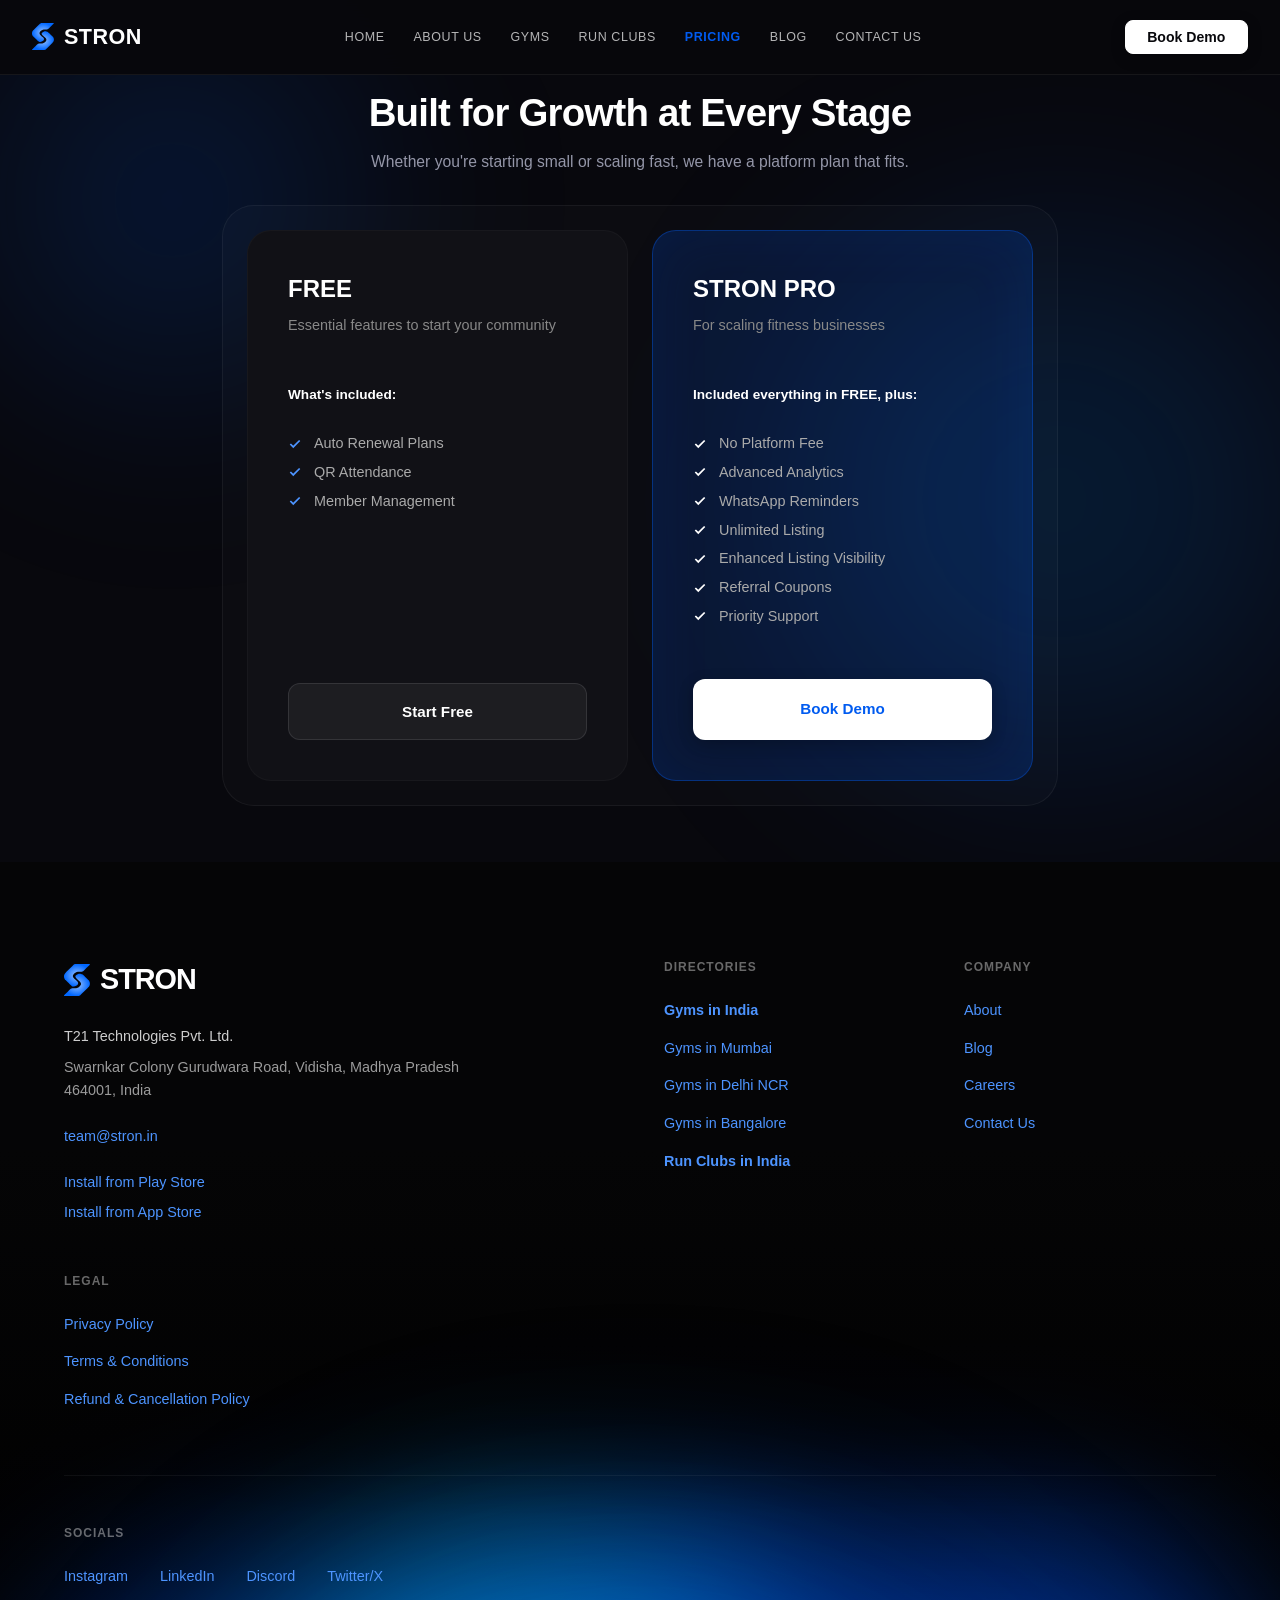
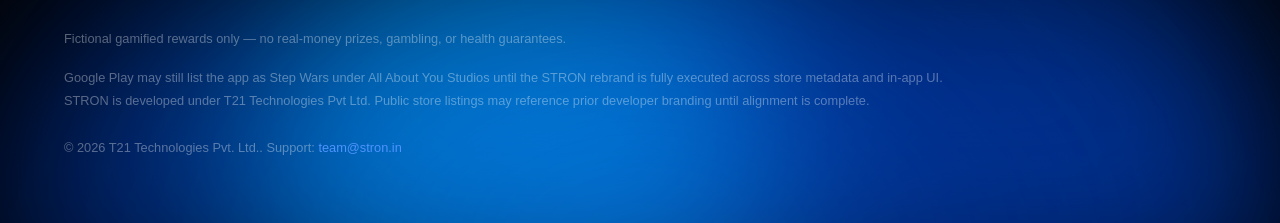
<file: pricing.html>
<!DOCTYPE html>
<html lang="en">
<head>
    <meta charset="UTF-8">
    <meta name="viewport" content="width=device-width, initial-scale=1.0">
    <title>Pricing — STRON | The Fitness Operating Platform</title>
    <meta name="description" content="One platform for every fitness experience. Run your fitness business, organize events and track every workout.">

    <link rel="preconnect" href="https://fonts.googleapis.com">
    <link rel="preconnect" href="https://fonts.gstatic.com" crossorigin>
    <link href="https://fonts.googleapis.com/css2?family=Plus+Jakarta+Sans:wght@400;500;600;700;800&family=Instrument+Serif:ital@0;1&display=swap" rel="stylesheet">
    <link rel="stylesheet" href="style.css?v=2">

    <style>
        /* Responsive overrides for pricing */
        @media (max-width: 768px) {
            .pricing-grid { grid-template-columns: 1fr !important; }
        }
    </style>
            <link rel="icon" type="image/svg+xml" href="assets/stron-logo.svg">
</head>
<body class="theme-dark" style="background: #08080d; color: #fff;">
    <!-- Top Black Navigation Bar -->
        <nav class="nav new-nav">
            <div class="nav-container">
                <a href="index.html" class="logo">
                    <svg class="logo-icon" width="22" height="27" viewBox="0 0 207 254" fill="none" xmlns="http://www.w3.org/2000/svg">
                        <g>
                            <path d="M119.61 254H2.19376C1.37286 253.073 0.592382 252.178 -0.421875 251.452V250.891C3.44531 246.013 8.56581 241.421 13.0834 237.075L31.8728 218.886C38.3569 212.604 47.3205 202.12 54.2921 197.125C57.6344 194.773 61.5206 193.311 65.5843 192.876C68.734 192.508 72.9636 192.65 76.1591 192.638C85.9774 192.605 94.4669 193.851 104.113 190.7C107.746 189.514 109.817 188.971 113.178 186.753C116.354 184.657 119.265 183.018 122 180.5C125.295 177.467 127.652 174.89 130.544 171.37C134.824 166.16 135.874 161.624 135.212 155.003C134.498 147.851 130.367 143.802 125.343 139.053C123.724 137.523 122.715 136.394 120.878 134.917C116.255 131.202 111.481 126.819 107.188 122.747C104.383 120.086 98.19 114.933 96.5099 111.966C93.3748 107.814 89.9271 103.588 90.5 98.5004C90.808 93.0054 97.5716 89.1618 101.73 85.9311C103.238 84.7593 107.549 81.9455 109.344 81.2072C116.141 78.4123 128.041 76.6711 135.212 79.0002C139.656 78.9809 146.045 81.143 149.166 83.9515C153.592 87.9066 157.954 91.933 162.25 96.0294C164.477 98.1724 166.621 100.4 168.835 102.555C170.472 104.136 172.208 105.536 173.851 107.115C180.424 113.431 186.955 119.819 193.508 126.151C195.379 127.959 197.227 129.785 198.705 131.889C204.995 140.827 207.49 151.893 205.643 162.665C203.741 173.518 199.319 180.541 191.128 187.607C190.314 188.308 189.383 189.307 188.604 190.08L167.775 210.587C157.96 220.266 148.639 229.798 138.663 239.42L131.487 246.211C128.523 249.063 126.535 251.624 122.436 252.833C121.597 253.081 120.291 253.481 119.61 254Z" fill="url(#paint0_radial_logo_nav)"/>
                            <path d="M86.3885 0H203.805C204.626 0.927005 205.406 1.82229 206.421 2.54762V3.10913C202.553 7.98727 197.433 12.5793 192.915 16.9249L174.126 35.1137C167.642 41.3963 158.678 51.8801 151.707 56.8751C148.364 59.2269 144.478 60.6892 140.414 61.1239C137.265 61.492 133.035 61.3505 129.84 61.3615C120.021 61.3953 111.532 60.1488 101.886 63.2995C98.2527 64.4864 96.1824 65.0287 92.8213 67.2471C89.6451 69.3434 86.7343 71.482 83.999 74C80.7043 77.0329 78.3469 79.1098 75.4548 82.63C71.1747 87.8398 70.1247 92.3757 70.7866 98.9974C71.5011 106.149 75.6321 110.198 80.6561 114.947C82.2749 116.477 83.2837 117.606 85.121 119.083C89.7435 122.798 94.5177 127.181 98.8107 131.253C101.616 133.914 107.809 139.067 109.489 142.034C112.624 146.186 112.995 150.333 112.422 155.42C112.114 160.915 108.427 164.838 104.269 168.069C102.761 169.241 98.4501 172.055 96.6547 172.793C89.8578 175.588 77.3399 181.262 70.169 178.933C65.7253 178.952 59.9542 172.857 56.8332 170.049C52.407 166.093 48.0452 162.067 43.7493 157.971C41.5223 155.828 39.3785 153.6 37.1642 151.445C35.5273 149.864 33.7911 148.464 32.1477 146.885C25.5751 140.569 19.0443 134.181 12.4911 127.849C10.6202 126.041 8.77172 124.215 7.29434 122.111C1.00402 113.173 -1.49052 102.107 0.356312 91.3347C2.25794 80.482 6.6798 73.459 14.8713 66.3933C15.6846 65.6917 16.6155 64.6929 17.3953 63.92L38.2243 43.413C48.0391 33.734 57.36 24.2024 67.336 14.5802L74.5115 7.78897C77.4759 4.93724 79.4642 2.37637 83.5625 1.16656C84.4022 0.918715 85.7083 0.518667 86.3885 0Z" fill="url(#paint1_radial_logo_nav)"/>
                        </g>
                        <defs>
                            <radialGradient id="paint0_radial_logo_nav" cx="0" cy="0" r="1" gradientUnits="userSpaceOnUse" gradientTransform="translate(102.908 164.26) rotate(90) scale(89.7406 103.33)">
                                <stop stop-color="#96C1FF"/>
                                <stop offset="1" stop-color="#0067FF"/>
                            </radialGradient>
                            <radialGradient id="paint1_radial_logo_nav" cx="0" cy="0" r="1" gradientUnits="userSpaceOnUse" gradientTransform="translate(103.091 89.7406) rotate(90) scale(89.7406 103.33)">
                                <stop stop-color="#96C1FF"/>
                                <stop offset="1" stop-color="#0067FF"/>
                            </radialGradient>
                        </defs>
                    </svg>
                    STRON
                </a>
                <div class="nav-links">
                    <a href="index.html" class="nav-link">HOME</a>
                    <a href="about.html" class="nav-link">ABOUT US</a>
                    <a href="gyms.html" class="nav-link">GYMS</a>
                    <a href="run-clubs.html" class="nav-link">RUN CLUBS</a>
                    <a href="pricing.html" class="nav-link active">PRICING</a>
                    <a href="blog.html" class="nav-link">BLOG</a>
                    <a href="contact.html" class="nav-link">CONTACT US</a>
                </div>
                <div class="nav-cta" style="display: flex; align-items: center;">
                <a href="contact.html" class="nav-pill-btn btn-nav-demo">
                    Book Demo
                </a>
            </div>
            <button class="mobile-menu-toggle" aria-label="Toggle menu">
                    <span></span>
                    <span></span>
                </button>
            </div>
        </nav>
        
    <!-- Full Width Background Blue Gradients -->
    <div style="position: absolute; top: 0; left: 0; width: 100%; height: 100vh; overflow: hidden; pointer-events: none; z-index: -1;">
        <div style="position: absolute; top: -100px; left: -10vw; width: 600px; height: 600px; background: radial-gradient(circle, rgba(0,91,240,0.2) 0%, rgba(0,0,0,0) 70%); filter: blur(80px); z-index: -1; pointer-events: none; border-radius: 50%;"></div>
        <div style="position: absolute; top: 150px; right: -10vw; width: 700px; height: 700px; background: radial-gradient(circle, rgba(0,180,255,0.15) 0%, rgba(0,91,240,0.15) 40%, rgba(0,0,0,0) 70%); filter: blur(100px); z-index: -1; pointer-events: none; border-radius: 50%;"></div>
    </div>

    <!-- Original Pricing Hero Section -->
    <section class="pricing-hero" style="padding: 5rem 2rem 3.5rem; text-align: center; max-width: 900px; margin: 0 auto; position: relative;">
        <h1 style="font-size: clamp(1.85rem, 3vw, 2.6rem); font-weight: 700; letter-spacing: -0.8px; line-height: 1.2; margin-bottom: 0.85rem; color: #fff;">Built for Growth at Every Stage</h1>
        <p style="font-size: 0.98rem; color: #9496a8; margin-bottom: 2rem; max-width: 580px; margin-left: auto; margin-right: auto; line-height: 1.5;">Whether you're starting small or scaling fast, we have a platform plan that fits.</p>
        
        <!-- Original 2-Card Pricing Grid Wrapper -->
        <div class="pricing-grid" style="background: rgba(255,255,255,0.02); border: 1px solid rgba(255,255,255,0.05); border-radius: 32px; padding: 1.5rem; display: grid; grid-template-columns: 1fr 1fr; gap: 1.5rem; text-align: left; margin-bottom: 0;">
            
            <!-- Plan 1: FREE -->
            <div style="background: #111116; border: 1px solid rgba(255,255,255,0.03); border-radius: 24px; padding: 2.5rem; display: flex; flex-direction: column;">
                <h3 style="font-size: 1.5rem; font-weight: 700; margin-bottom: 0.5rem; color: #fff;">FREE</h3>
                <p style="font-size: 0.9rem; color: #888; margin-bottom: 3rem;">Essential features to start your community</p>
                
                <div style="font-size: 0.85rem; font-weight: 700; color: #fff; margin-bottom: 1.5rem;">What's included:</div>
                <ul style="list-style: none; padding: 0; margin: 0; margin-bottom: 3rem; color: #aaa; font-size: 0.9rem; line-height: 2;">
                    <li style="display: flex; gap: 0.75rem; align-items: center;"><svg width="14" height="14" viewBox="0 0 24 24" fill="none" stroke="#4d94ff" stroke-width="3"><polyline points="20 6 9 17 4 12"></polyline></svg> Auto Renewal Plans</li>
                    <li style="display: flex; gap: 0.75rem; align-items: center;"><svg width="14" height="14" viewBox="0 0 24 24" fill="none" stroke="#4d94ff" stroke-width="3"><polyline points="20 6 9 17 4 12"></polyline></svg> QR Attendance</li>
                    <li style="display: flex; gap: 0.75rem; align-items: center;"><svg width="14" height="14" viewBox="0 0 24 24" fill="none" stroke="#4d94ff" stroke-width="3"><polyline points="20 6 9 17 4 12"></polyline></svg> Member Management</li>
                </ul>
                <button style="margin-top: auto; width: 100%; padding: 1.2rem; background: rgba(255,255,255,0.05); color: #fff; border: 1px solid rgba(255,255,255,0.1); border-radius: 12px; font-weight: 700; font-size: 0.95rem; cursor: pointer; transition: all 0.3s ease;">Start Free</button>
            </div>

            <!-- Plan 2: STRON PRO -->
            <div style="background: rgba(0, 91, 240, 0.15); border: 1px solid rgba(0, 91, 240, 0.4); border-radius: 24px; padding: 2.5rem; display: flex; flex-direction: column; position: relative; box-shadow: inset 0 0 60px rgba(0,91,240,0.1);">
                <h3 style="font-size: 1.5rem; font-weight: 700; margin-bottom: 0.5rem; color: #fff;">STRON PRO</h3>
                <p style="font-size: 0.9rem; color: #888; margin-bottom: 3rem;">For scaling fitness businesses</p>
                
                <div style="font-size: 0.85rem; font-weight: 700; color: #fff; margin-bottom: 1.5rem;">Included everything in FREE, plus:</div>
                <ul style="list-style: none; padding: 0; margin: 0; margin-bottom: 3rem; color: #aaa; font-size: 0.9rem; line-height: 2;">
                    <li style="display: flex; gap: 0.75rem; align-items: center;"><svg width="14" height="14" viewBox="0 0 24 24" fill="none" stroke="#fff" stroke-width="3"><polyline points="20 6 9 17 4 12"></polyline></svg> No Platform Fee</li>
                    <li style="display: flex; gap: 0.75rem; align-items: center;"><svg width="14" height="14" viewBox="0 0 24 24" fill="none" stroke="#fff" stroke-width="3"><polyline points="20 6 9 17 4 12"></polyline></svg> Advanced Analytics</li>
                    <li style="display: flex; gap: 0.75rem; align-items: center;"><svg width="14" height="14" viewBox="0 0 24 24" fill="none" stroke="#fff" stroke-width="3"><polyline points="20 6 9 17 4 12"></polyline></svg> WhatsApp Reminders</li>
                    <li style="display: flex; gap: 0.75rem; align-items: center;"><svg width="14" height="14" viewBox="0 0 24 24" fill="none" stroke="#fff" stroke-width="3"><polyline points="20 6 9 17 4 12"></polyline></svg> Unlimited Listing</li>
                    <li style="display: flex; gap: 0.75rem; align-items: center;"><svg width="14" height="14" viewBox="0 0 24 24" fill="none" stroke="#fff" stroke-width="3"><polyline points="20 6 9 17 4 12"></polyline></svg> Enhanced Listing Visibility</li>
                    <li style="display: flex; gap: 0.75rem; align-items: center;"><svg width="14" height="14" viewBox="0 0 24 24" fill="none" stroke="#fff" stroke-width="3"><polyline points="20 6 9 17 4 12"></polyline></svg> Referral Coupons</li>
                    <li style="display: flex; gap: 0.75rem; align-items: center;"><svg width="14" height="14" viewBox="0 0 24 24" fill="none" stroke="#fff" stroke-width="3"><polyline points="20 6 9 17 4 12"></polyline></svg> Priority Support</li>
                </ul>
                <a href="contact.html" style="display: block; text-align: center; text-decoration: none; margin-top: auto; width: 100%; padding: 1.2rem; background: #fff; color: #005bf0; border: none; border-radius: 12px; font-weight: 700; font-size: 0.95rem; cursor: pointer; transition: all 0.3s ease; box-shadow: 0 4px 15px rgba(0,0,0,0.2); box-sizing: border-box;">Book Demo</a>
            </div>
        </div>
    </section>

    <!-- Glowing Blue Blobs Footer -->
        <footer id="contact" class="new-footer" style="padding: 6rem 4rem 4rem 4rem; min-height: 60vh; display: flex; flex-direction: column; justify-content: flex-end; position: relative; overflow: hidden; background: #000;">
        <div class="footer-blob-container">
            <div class="footer-blob footer-blob-1"></div>
            <div class="footer-blob footer-blob-2"></div>
            <div class="footer-blob footer-blob-3"></div>
            <div class="footer-blob footer-blob-4"></div>
        </div>
        <div class="footer-blobs-overlay"></div>
        <div class="footer-glow"></div>
        
        <div class="footer-content" style="position: relative; z-index: 10; max-width: 1200px; margin: 0 auto; width: 100%; display: flex; flex-direction: column; gap: 4rem;">
            
            <!-- Top 4 Columns -->
            <div style="display: grid; grid-template-columns: repeat(auto-fit, minmax(200px, 1fr)); gap: 3rem;">
                <!-- Col 1 -->
                <div style="grid-column: span 2;">
                    <div style="display: inline-flex; align-items: center; gap: 10px; font-size: 1.8rem; font-weight: 800; letter-spacing: -1px; margin-bottom: 1.5rem; color: #fff;">
                        <svg width="26" height="32" viewBox="0 0 207 254" fill="none" xmlns="http://www.w3.org/2000/svg">
                            <path d="M119.61 254H2.19376C1.37286 253.073 0.592382 252.178 -0.421875 251.452V250.891C3.44531 246.013 8.56581 241.421 13.0834 237.075L31.8728 218.886C38.3569 212.604 47.3205 202.12 54.2921 197.125C57.6344 194.773 61.5206 193.311 65.5843 192.876C68.734 192.508 72.9636 192.65 76.1591 192.638C85.9774 192.605 94.4669 193.851 104.113 190.7C107.746 189.514 109.817 188.971 113.178 186.753C116.354 184.657 119.265 183.018 122 180.5C125.295 177.467 127.652 174.89 130.544 171.37C134.824 166.16 135.874 161.624 135.212 155.003C134.498 147.851 130.367 143.802 125.343 139.053C123.724 137.523 122.715 136.394 120.878 134.917C116.255 131.202 111.481 126.819 107.188 122.747C104.383 120.086 98.19 114.933 96.5099 111.966C93.3748 107.814 89.9271 103.588 90.5 98.5004C90.808 93.0054 97.5716 89.1618 101.73 85.9311C103.238 84.7593 107.549 81.9455 109.344 81.2072C116.141 78.4123 128.041 76.6711 135.212 79.0002C139.656 78.9809 146.045 81.143 149.166 83.9515C153.592 87.9066 157.954 91.933 162.25 96.0294C164.477 98.1724 166.621 100.4 168.835 102.555C170.472 104.136 172.208 105.536 173.851 107.115C180.424 113.431 186.955 119.819 193.508 126.151C195.379 127.959 197.227 129.785 198.705 131.889C204.995 140.827 207.49 151.893 205.643 162.665C203.741 173.518 199.319 180.541 191.128 187.607C190.314 188.308 189.383 189.307 188.604 190.08L167.775 210.587C157.96 220.266 148.639 229.798 138.663 239.42L131.487 246.211C128.523 249.063 126.535 251.624 122.436 252.833C121.597 253.081 120.291 253.481 119.61 254Z" fill="url(#paint0_radial_logo_ft)"/>
                            <path d="M86.3885 0H203.805C204.626 0.927005 205.406 1.82229 206.421 2.54762V3.10913C202.553 7.98727 197.433 12.5793 192.915 16.9249L174.126 35.1137C167.642 41.3963 158.678 51.8801 151.707 56.8751C148.364 59.2269 144.478 60.6892 140.414 61.1239C137.265 61.492 133.035 61.3505 129.84 61.3615C120.021 61.3953 111.532 60.1488 101.886 63.2995C98.2527 64.4864 96.1824 65.0287 92.8213 67.2471C89.6451 69.3434 86.7343 71.482 83.999 74C80.7043 77.0329 78.3469 79.1098 75.4548 82.63C71.1747 87.8398 70.1247 92.3757 70.7866 98.9974C71.5011 106.149 75.6321 110.198 80.6561 114.947C82.2749 116.477 83.2837 117.606 85.121 119.083C89.7435 122.798 94.5177 127.181 98.8107 131.253C101.616 133.914 107.809 139.067 109.489 142.034C112.624 146.186 112.995 150.333 112.422 155.42C112.114 160.915 108.427 164.838 104.269 168.069C102.761 169.241 98.4501 172.055 96.6547 172.793C89.8578 175.588 77.3399 181.262 70.169 178.933C65.7253 178.952 59.9542 172.857 56.8332 170.049C52.407 166.093 48.0452 162.067 43.7493 157.971C41.5223 155.828 39.3785 153.6 37.1642 151.445C35.5273 149.864 33.7911 148.464 32.1477 146.885C25.5751 140.569 19.0443 134.181 12.4911 127.849C10.6202 126.041 8.77172 124.215 7.29434 122.111C1.00402 113.173 -1.49052 102.107 0.356312 91.3347C2.25794 80.482 6.6798 73.459 14.8713 66.3933C15.6846 65.6917 16.6155 64.6929 17.3953 63.92L38.2243 43.413C48.0391 33.734 57.36 24.2024 67.336 14.5802L74.5115 7.78897C77.4759 4.93724 79.4642 2.37637 83.5625 1.16656C84.4022 0.918715 85.7083 0.518667 86.3885 0Z" fill="url(#paint1_radial_logo_ft)"/>
                        <defs>
                            <radialGradient id="paint0_radial_logo_ft" cx="0" cy="0" r="1" gradientUnits="userSpaceOnUse" gradientTransform="translate(102.908 164.26) rotate(90) scale(89.7406 103.33)">
                                <stop stop-color="#96C1FF"/>
                                <stop offset="1" stop-color="#0067FF"/>
                            </radialGradient>
                            <radialGradient id="paint1_radial_logo_ft" cx="0" cy="0" r="1" gradientUnits="userSpaceOnUse" gradientTransform="translate(103.091 89.7406) rotate(90) scale(89.7406 103.33)">
                                <stop stop-color="#96C1FF"/>
                                <stop offset="1" stop-color="#0067FF"/>
                            </radialGradient>
                        </defs>
                    </svg>
                    STRON
                </div>
                    <div style="color: rgba(255,255,255,0.6); font-size: 0.9rem; line-height: 1.6; margin-bottom: 1.5rem;">
                        <div style="color: rgba(255,255,255,0.8); margin-bottom: 0.5rem;">T21 Technologies Pvt. Ltd.</div>
                        Swarnkar Colony Gurudwara Road, Vidisha, Madhya Pradesh<br>
                        464001, India<br><br>
                        <a href="mailto:team@stron.in" style="color: #4d94ff; text-decoration: none;">team@stron.in</a>
                    </div>
                    <div style="display: flex; flex-direction: column; gap: 0.5rem;">
                        <a href="https://play.google.com/store/apps/details?id=com.stepwars.stepwarsnew_app" target="_blank" style="color: #4d94ff; text-decoration: none; font-size: 0.9rem;">Install from Play Store</a>
                        <a href="https://apps.apple.com" target="_blank" style="color: #4d94ff; text-decoration: none; font-size: 0.9rem;">Install from App Store</a>
                    </div>
                </div>

                <!-- Col 2: Directories -->
                <div>
                    <div style="font-size: 0.75rem; font-weight: 700; color: rgba(255,255,255,0.4); letter-spacing: 1px; margin-bottom: 1.5rem; text-transform: uppercase;">Directories</div>
                    <div style="display: flex; flex-direction: column; gap: 1rem;">
                        <a href="gyms.html" style="color: #4d94ff; text-decoration: none; font-size: 0.9rem; font-weight: 600;">Gyms in India</a>
                        <a href="gyms-mumbai.html" style="color: #4d94ff; text-decoration: none; font-size: 0.9rem;">Gyms in Mumbai</a>
                        <a href="gyms-delhi.html" style="color: #4d94ff; text-decoration: none; font-size: 0.9rem;">Gyms in Delhi NCR</a>
                        <a href="gyms-bangalore.html" style="color: #4d94ff; text-decoration: none; font-size: 0.9rem;">Gyms in Bangalore</a>
                        <a href="run-clubs.html" style="color: #4d94ff; text-decoration: none; font-size: 0.9rem; font-weight: 600;">Run Clubs in India</a>
                    </div>
                </div>

                <!-- Col 3 -->
                <div>
                    <div style="font-size: 0.75rem; font-weight: 700; color: rgba(255,255,255,0.4); letter-spacing: 1px; margin-bottom: 1.5rem; text-transform: uppercase;">Company</div>
                    <div style="display: flex; flex-direction: column; gap: 1rem;">
                        <a href="about.html" style="color: #4d94ff; text-decoration: none; font-size: 0.9rem;">About</a>
                        <a href="blog.html" style="color: #4d94ff; text-decoration: none; font-size: 0.9rem;">Blog</a>
                        <a href="#" style="color: #4d94ff; text-decoration: none; font-size: 0.9rem;">Careers</a>
                        <a href="contact.html" style="color: #4d94ff; text-decoration: none; font-size: 0.9rem;">Contact Us</a>
                    </div>
                </div>

                <!-- Col 4 -->
                <div>
                    <div style="font-size: 0.75rem; font-weight: 700; color: rgba(255,255,255,0.4); letter-spacing: 1px; margin-bottom: 1.5rem; text-transform: uppercase;">Legal</div>
                    <div style="display: flex; flex-direction: column; gap: 1rem;">
                        <a href="#" style="color: #4d94ff; text-decoration: none; font-size: 0.9rem;">Privacy Policy</a>
                        <a href="#" style="color: #4d94ff; text-decoration: none; font-size: 0.9rem;">Terms & Conditions</a>
                        <a href="#" style="color: #4d94ff; text-decoration: none; font-size: 0.9rem;">Refund & Cancellation Policy</a>
                    </div>
                </div>
            </div>

            <!-- Bottom Info -->
            <div style="display: flex; flex-direction: column; gap: 2.5rem; border-top: 1px solid rgba(255,255,255,0.05); padding-top: 3rem;">
                <div>
                    <div style="font-size: 0.75rem; font-weight: 700; color: rgba(255,255,255,0.4); letter-spacing: 1px; margin-bottom: 1.5rem; text-transform: uppercase;">Socials</div>
                    <div style="display: flex; gap: 2rem;">
                        <a href="#" style="color: #4d94ff; text-decoration: none; font-size: 0.9rem;">Instagram</a>
                        <a href="#" style="color: #4d94ff; text-decoration: none; font-size: 0.9rem;">LinkedIn</a>
                        <a href="#" style="color: #4d94ff; text-decoration: none; font-size: 0.9rem;">Discord</a>
                        <a href="#" style="color: #4d94ff; text-decoration: none; font-size: 0.9rem;">Twitter/X</a>
                    </div>
                </div>
                
                <div style="color: rgba(255,255,255,0.35); font-size: 0.8rem; line-height: 1.8; max-width: 900px;">
                    <p style="margin-bottom: 1rem;">Fictional gamified rewards only — no real-money prizes, gambling, or health guarantees.</p>
                    <p style="margin-bottom: 1.5rem;">Google Play may still list the app as Step Wars under All About You Studios until the STRON rebrand is fully executed across store metadata and in-app UI. STRON is developed under T21 Technologies Pvt Ltd. Public store listings may reference prior developer branding until alignment is complete.</p>
                    <p>© 2026 T21 Technologies Pvt. Ltd.. Support: <a href="mailto:team@stron.in" style="color: #4d94ff; text-decoration: none;">team@stron.in</a></p>
                </div>
            </div>

        </div>
    </footer>

        <script src="script.js?v=11"></script>
</body>
</html>
</file>
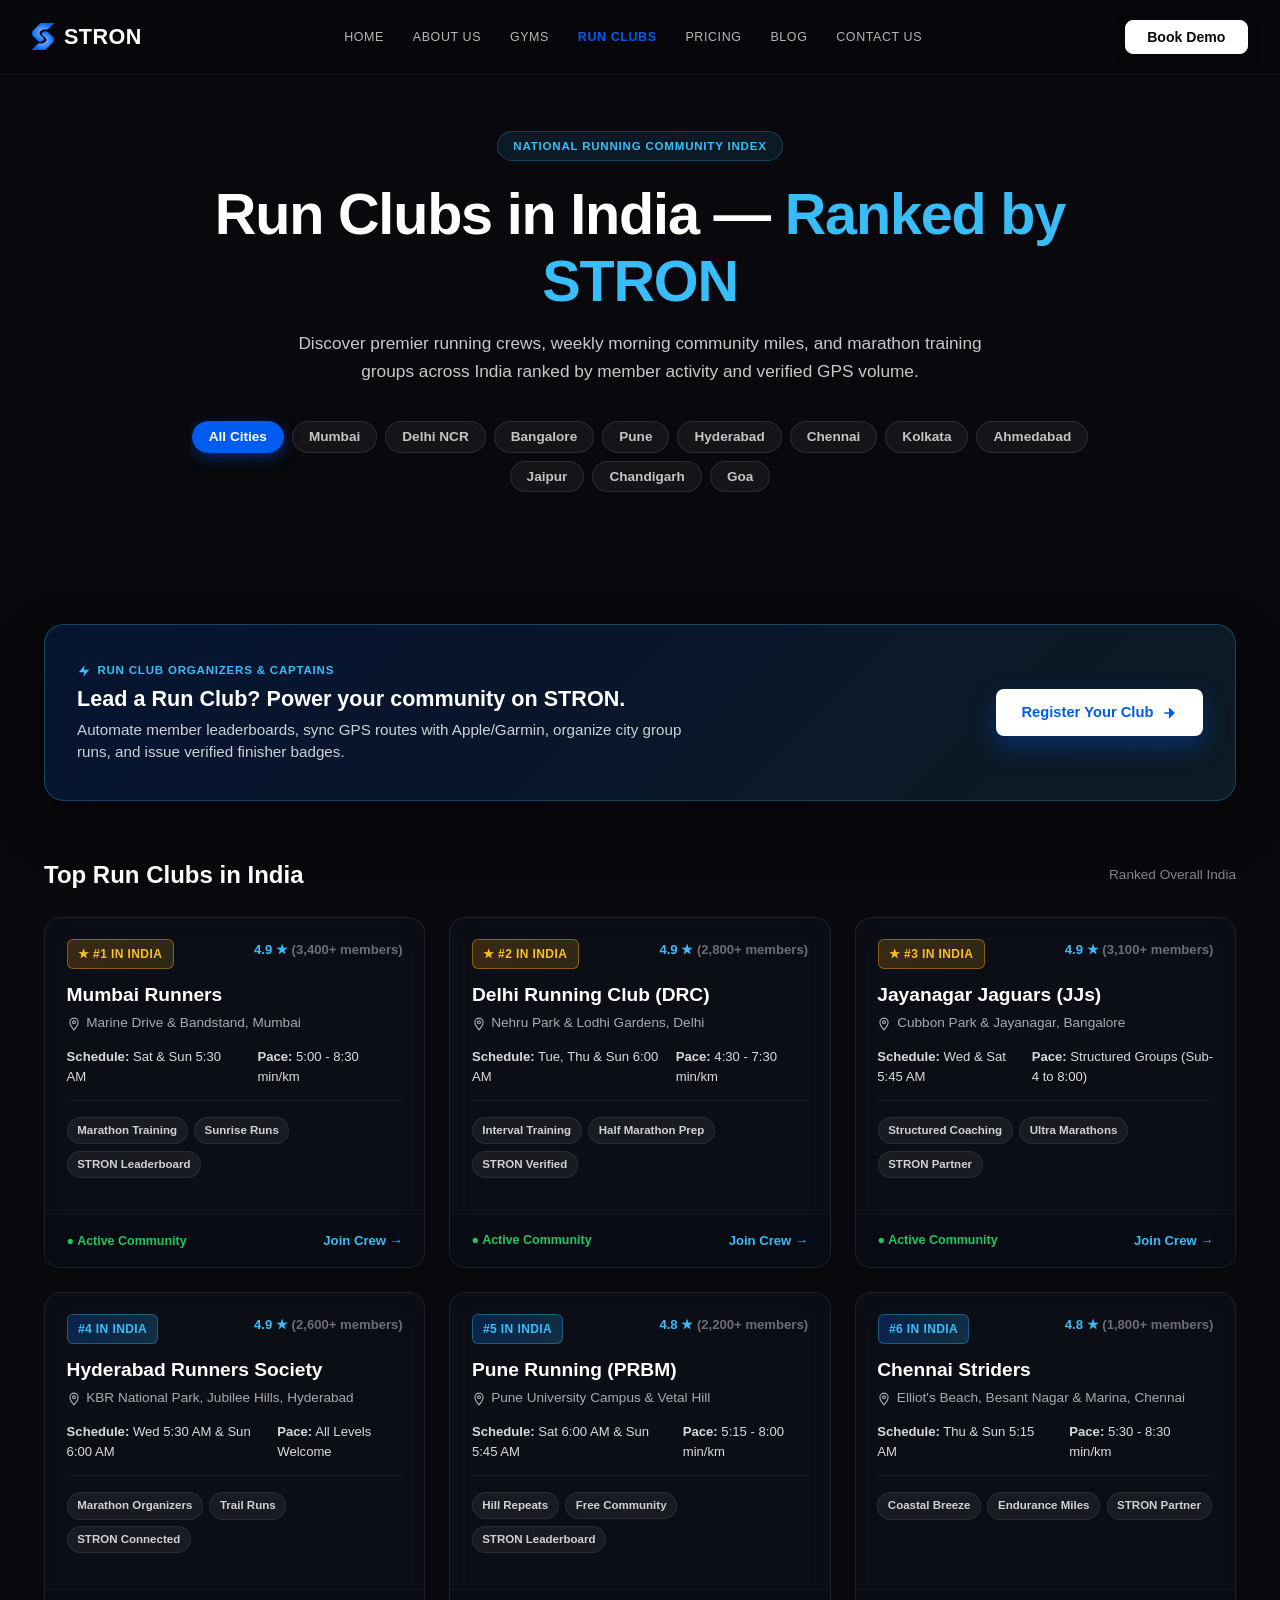
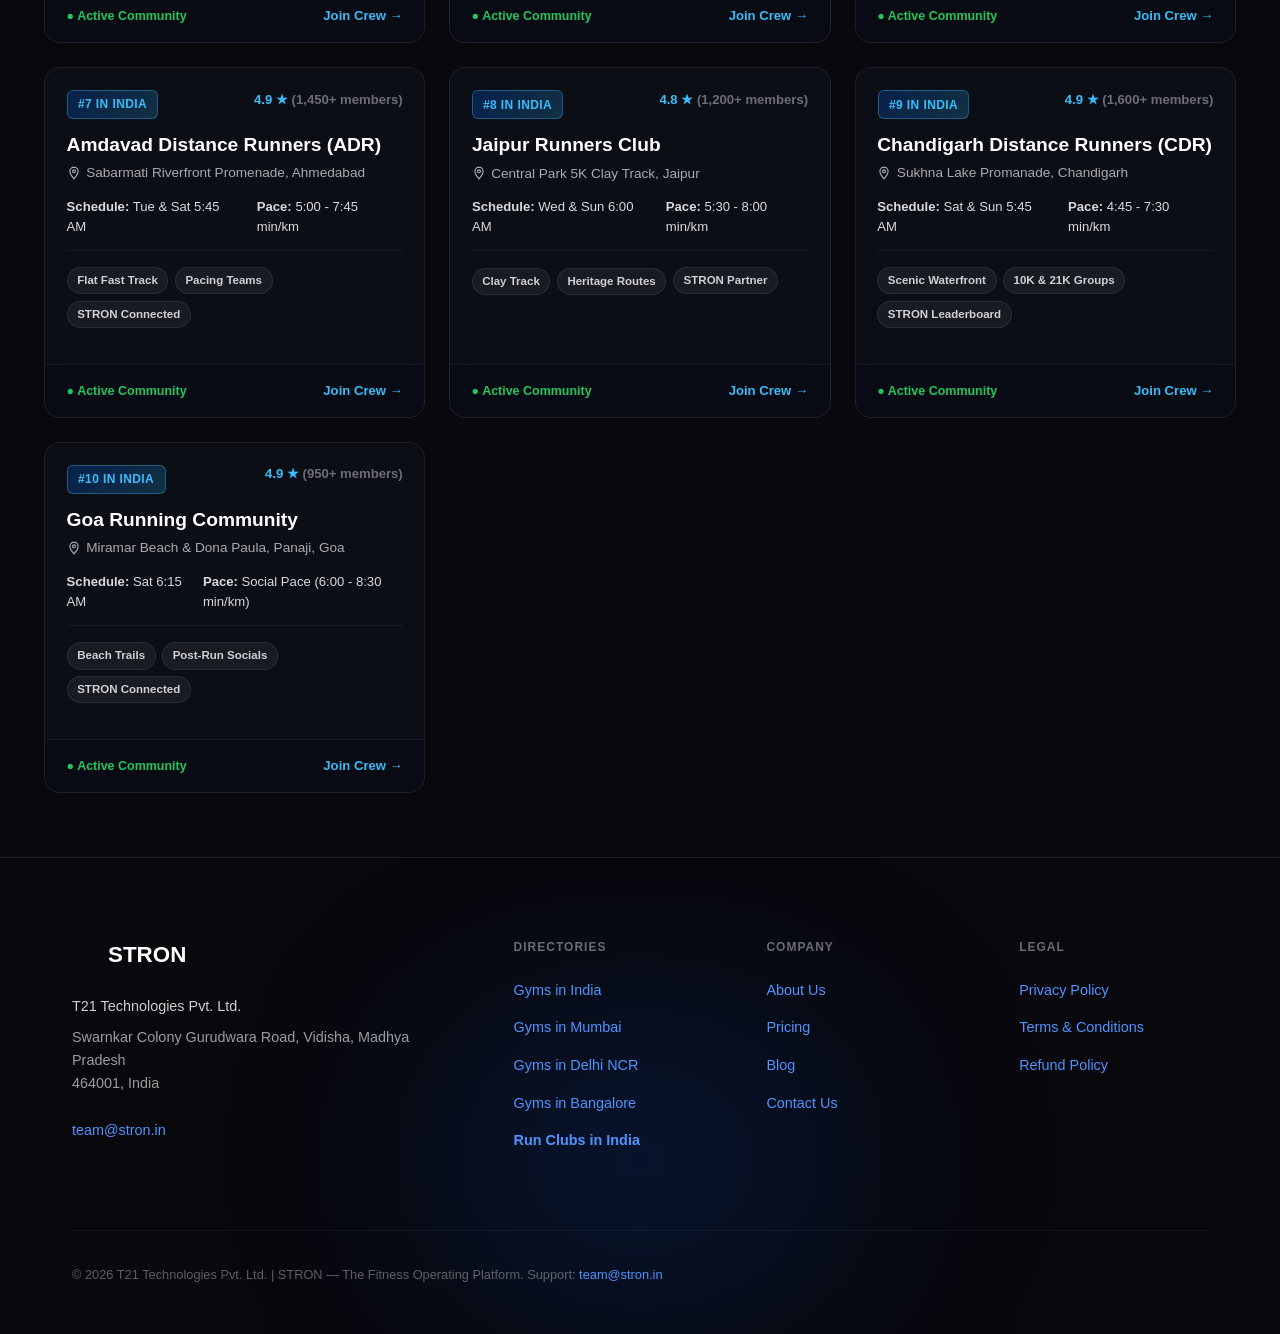
<file: run-clubs.html>
<!DOCTYPE html>
<html lang="en">

<head>
    <meta charset="UTF-8">
    <meta name="viewport" content="width=device-width, initial-scale=1.0">
    <title>Run Clubs in India — Ranked by STRON | National Community Index</title>
    <meta name="description" content="Discover premier run clubs and morning community runs across India. Ranked by active members, weekly miles, and consistency. Power your run club with STRON.">
    <meta name="keywords" content="run clubs india, running communities mumbai, marathon training bangalore, running groups delhi, stron run club rankings">
    
    <!-- Open Graph -->
    <meta property="og:title" content="Run Clubs in India — Ranked by STRON | National Community Index">
    <meta property="og:description" content="Explore top running crews, weekly group runs, and marathon paces across 25+ Indian cities. Join a club or sync with STRON.">
    <meta property="og:type" content="website">
    <meta property="og:url" content="https://stron-website.vercel.app/run-clubs.html">
    <meta property="og:image" content="assets/Frame%2012270.svg">

    <!-- Fonts & CSS -->
    <link rel="preconnect" href="https://fonts.googleapis.com">
    <link rel="preconnect" href="https://fonts.gstatic.com" crossorigin>
    <link href="https://fonts.googleapis.com/css2?family=Plus+Jakarta+Sans:wght@300;400;500;600;700;800&display=swap" rel="stylesheet">
    <link rel="stylesheet" href="style.css?v=12">
    <link rel="icon" type="image/svg+xml" href="assets/stron-logo.svg">
</head>

<body class="theme-dark" style="background: #08080d; color: #fff;">

    <!-- Single Global Fixed Navigation Bar -->
    <nav class="nav new-nav">
        <div class="nav-container">
            <a href="index.html" class="logo">
                <svg class="logo-icon" width="22" height="27" viewBox="0 0 207 254" fill="none" xmlns="http://www.w3.org/2000/svg">
                    <g>
                        <path d="M119.61 254H2.19376C1.37286 253.073 0.592382 252.178 -0.421875 251.452V250.891C3.44531 246.013 8.56581 241.421 13.0834 237.075L31.8728 218.886C38.3569 212.604 47.3205 202.12 54.2921 197.125C57.6344 194.773 61.5206 193.311 65.5843 192.876C68.734 192.508 72.9636 192.65 76.1591 192.638C85.9774 192.605 94.4669 193.851 104.113 190.7C107.746 189.514 109.817 188.971 113.178 186.753C116.354 184.657 119.265 183.018 122 180.5C125.295 177.467 127.652 174.89 130.544 171.37C134.824 166.16 135.874 161.624 135.212 155.003C134.498 147.851 130.367 143.802 125.343 139.053C123.724 137.523 122.715 136.394 120.878 134.917C116.255 131.202 111.481 126.819 107.188 122.747C104.383 120.086 98.19 114.933 96.5099 111.966C93.3748 107.814 89.9271 103.588 90.5 98.5004C90.808 93.0054 97.5716 89.1618 101.73 85.9311C103.238 84.7593 107.549 81.9455 109.344 81.2072C116.141 78.4123 128.041 76.6711 135.212 79.0002C139.656 78.9809 146.045 81.143 149.166 83.9515C153.592 87.9066 157.954 91.933 162.25 96.0294C164.477 98.1724 166.621 100.4 168.835 102.555C170.472 104.136 172.208 105.536 173.851 107.115C180.424 113.431 186.955 119.819 193.508 126.151C195.379 127.959 197.227 129.785 198.705 131.889C204.995 140.827 207.49 151.893 205.643 162.665C203.741 173.518 199.319 180.541 191.128 187.607C190.314 188.308 189.383 189.307 188.604 190.08L167.775 210.587C157.96 220.266 148.639 229.798 138.663 239.42L131.487 246.211C128.523 249.063 126.535 251.624 122.436 252.833C121.597 253.081 120.291 253.481 119.61 254Z" fill="url(#paint0_radial_logo_nav)"/>
                        <path d="M86.3885 0H203.805C204.626 0.927005 205.406 1.82229 206.421 2.54762V3.10913C202.553 7.98727 197.433 12.5793 192.915 16.9249L174.126 35.1137C167.642 41.3963 158.678 51.8801 151.707 56.8751C148.364 59.2269 144.478 60.6892 140.414 61.1239C137.265 61.492 133.035 61.3505 129.84 61.3615C120.021 61.3953 111.532 60.1488 101.886 63.2995C98.2527 64.4864 96.1824 65.0287 92.8213 67.2471C89.6451 69.3434 86.7343 71.482 83.999 74C80.7043 77.0329 78.3469 79.1098 75.4548 82.63C71.1747 87.8398 70.1247 92.3757 70.7866 98.9974C71.5011 106.149 75.6321 110.198 80.6561 114.947C82.2749 116.477 83.2837 117.606 85.121 119.083C89.7435 122.798 94.5177 127.181 98.8107 131.253C101.616 133.914 107.809 139.067 109.489 142.034C112.624 146.186 112.995 150.333 112.422 155.42C112.114 160.915 108.427 164.838 104.269 168.069C102.761 169.241 98.4501 172.055 96.6547 172.793C89.8578 175.588 77.3399 181.262 70.169 178.933C65.7253 178.952 59.9542 172.857 56.8332 170.049C52.407 166.093 48.0452 162.067 43.7493 157.971C41.5223 155.828 39.3785 153.6 37.1642 151.445C35.5273 149.864 33.7911 148.464 32.1477 146.885C25.5751 140.569 19.0443 134.181 12.4911 127.849C10.6202 126.041 8.77172 124.215 7.29434 122.111C1.00402 113.173 -1.49052 102.107 0.356312 91.3347C2.25794 80.482 6.6798 73.459 14.8713 66.3933C15.6846 65.6917 16.6155 64.6929 17.3953 63.92L38.2243 43.413C48.0391 33.734 57.36 24.2024 67.336 14.5802L74.5115 7.78897C77.4759 4.93724 79.4642 2.37637 83.5625 1.16656C84.4022 0.918715 85.7083 0.518667 86.3885 0Z" fill="url(#paint1_radial_logo_nav)"/>
                    </g>
                    <defs>
                        <radialGradient id="paint0_radial_logo_nav" cx="0" cy="0" r="1" gradientUnits="userSpaceOnUse" gradientTransform="translate(102.908 164.26) rotate(90) scale(89.7406 103.33)">
                            <stop stop-color="#96C1FF"/>
                            <stop offset="1" stop-color="#0067FF"/>
                        </radialGradient>
                        <radialGradient id="paint1_radial_logo_nav" cx="0" cy="0" r="1" gradientUnits="userSpaceOnUse" gradientTransform="translate(103.091 89.7406) rotate(90) scale(89.7406 103.33)">
                            <stop stop-color="#96C1FF"/>
                            <stop offset="1" stop-color="#0067FF"/>
                        </radialGradient>
                    </defs>
                </svg>
                STRON
            </a>
            <div class="nav-links">
                <a href="index.html" class="nav-link">HOME</a>
                <a href="about.html" class="nav-link">ABOUT US</a>
                <a href="gyms.html" class="nav-link">GYMS</a>
                <a href="run-clubs.html" class="nav-link active">RUN CLUBS</a>
                <a href="pricing.html" class="nav-link">PRICING</a>
                <a href="blog.html" class="nav-link">BLOG</a>
                <a href="contact.html" class="nav-link">CONTACT US</a>
            </div>
            <div class="nav-cta" style="display: flex; align-items: center;">
                <a href="contact.html" class="nav-pill-btn btn-nav-demo">
                    Book Demo
                </a>
            </div>
            <button class="mobile-menu-toggle" aria-label="Toggle menu">
                <span></span>
                <span></span>
            </button>
        </div>
    </nav>

    <!-- Main Content -->
    <main class="editorial-container" style="padding-top: 75px; max-width: 1240px; margin: 0 auto; padding-left: 1.5rem; padding-right: 1.5rem;">
        
        <!-- HERO SECTION -->
        <section class="directory-hero-section">
            <div style="display: inline-flex; align-items: center; gap: 0.5rem; padding: 0.35rem 0.95rem; border-radius: 999px; background: rgba(56, 189, 248, 0.1); border: 1px solid rgba(56, 189, 248, 0.25); margin-bottom: 1.25rem;">
                <span style="font-size: 0.72rem; font-weight: 700; color: #38bdf8; letter-spacing: 0.8px; text-transform: uppercase;">
                    NATIONAL RUNNING COMMUNITY INDEX
                </span>
            </div>
            
            <h1 style="font-size: clamp(2.2rem, 4.5vw, 3.8rem); font-weight: 800; color: #ffffff; letter-spacing: -1.2px; line-height: 1.15; margin: 0 0 1rem 0;">
                Run Clubs in India — <span style="color: #38bdf8;">Ranked by STRON</span>
            </h1>
            
            <p style="font-size: 1.08rem; color: rgba(255, 255, 255, 0.78); max-width: 700px; margin: 0 auto 1.75rem auto; line-height: 1.6;">
                Discover premier running crews, weekly morning community miles, and marathon training groups across India ranked by member activity and verified GPS volume.
            </p>


            <!-- Quick City Filter Pills -->
            <div class="city-filter-container">
                <button class="city-filter-chip active" data-city-filter="all">All Cities</button>
                <button class="city-filter-chip" data-city-filter="mumbai">Mumbai</button>
                <button class="city-filter-chip" data-city-filter="delhi">Delhi NCR</button>
                <button class="city-filter-chip" data-city-filter="bangalore">Bangalore</button>
                <button class="city-filter-chip" data-city-filter="pune">Pune</button>
                <button class="city-filter-chip" data-city-filter="hyderabad">Hyderabad</button>
                <button class="city-filter-chip" data-city-filter="chennai">Chennai</button>
                <button class="city-filter-chip" data-city-filter="kolkata">Kolkata</button>
                <button class="city-filter-chip" data-city-filter="ahmedabad">Ahmedabad</button>
                <button class="city-filter-chip" data-city-filter="jaipur">Jaipur</button>
                <button class="city-filter-chip" data-city-filter="chandigarh">Chandigarh</button>
                <button class="city-filter-chip" data-city-filter="goa">Goa</button>
            </div>
        </section>

        <!-- RUN CLUB LEADER CONVERSION BANNER -->
        <div class="directory-lead-banner">
            <div>
                <div style="display: inline-flex; align-items: center; gap: 0.4rem; font-size: 0.72rem; font-weight: 800; color: #38bdf8; letter-spacing: 0.8px; text-transform: uppercase; margin-bottom: 0.4rem;">
                    <svg viewBox="0 0 24 24" width="14" height="14" fill="currentColor"><path d="M13 2L3 14h9l-1 8 10-12h-9l1-8z"/></svg>
                    RUN CLUB ORGANIZERS & CAPTAINS
                </div>
                <h3 style="font-size: 1.35rem; font-weight: 800; color: #ffffff; margin: 0 0 0.35rem 0; line-height: 1.25;">
                    Lead a Run Club? Power your community on STRON.
                </h3>
                <p style="font-size: 0.95rem; color: rgba(255, 255, 255, 0.8); margin: 0; max-width: 620px; line-height: 1.5;">
                    Automate member leaderboards, sync GPS routes with Apple/Garmin, organize city group runs, and issue verified finisher badges.
                </p>
            </div>
            <div>
                <a href="contact.html" class="hero-store-btn" style="background: #ffffff; color: #005bf0; font-weight: 800; padding: 0.75rem 1.6rem; border-radius: 8px; text-decoration: none; display: inline-flex; align-items: center; gap: 0.5rem; white-space: nowrap; box-shadow: 0 10px 25px rgba(0, 91, 240, 0.35);">
                    Register Your Club
                    <svg viewBox="0 0 24 24" width="16" height="16" fill="none" stroke="currentColor" stroke-width="2.5"><path d="M5 12h14M12 5l7 7-7 7"/></svg>
                </a>
            </div>
        </div>

        <!-- RUN CLUBS LISTING GRID -->
        <section>
            <div style="display: flex; justify-content: space-between; align-items: center; margin-bottom: 1.5rem;">
                <h2 style="font-size: 1.5rem; font-weight: 800; color: #ffffff; margin: 0;">Top Run Clubs in India</h2>
                <span style="font-size: 0.85rem; color: rgba(255, 255, 255, 0.5);">Ranked Overall India</span>
            </div>

            <!-- No Results Message -->
            <div id="directoryNoResults" style="display: none; text-align: center; padding: 4rem 1rem; background: rgba(14, 16, 26, 0.5); border-radius: 16px; border: 1px dashed rgba(255, 255, 255, 0.15); margin-bottom: 3rem;">
                <p style="font-size: 1.15rem; color: #ffffff; font-weight: 700; margin-bottom: 0.5rem;">No run clubs found matching your query</p>
                <p style="font-size: 0.9rem; color: rgba(255, 255, 255, 0.6); margin-bottom: 1.5rem;">Try selecting another city or search term.</p>
                <a href="contact.html" style="color: #38bdf8; text-decoration: none; font-weight: 700; font-size: 0.9rem;">Register Your Run Club on STRON →</a>
            </div>

            <div class="directory-grid" id="runClubsGrid">

                <!-- 1. Mumbai Runners -->
                <div class="directory-card" data-name="Mumbai Runners" data-city="mumbai" data-location="Marine Drive, Mumbai" data-tags="Marathon 5K 10K All Paces Weekend Long Runs">
                    <div>
                        <div class="directory-card-header">
                            <div>
                                <span class="stron-rank-badge top-rank">★ #1 in India</span>
                            </div>
                            <div style="font-size: 0.82rem; font-weight: 700; color: #38bdf8;">
                                4.9 ★ <span style="color: rgba(255,255,255,0.4);">(3,400+ members)</span>
                            </div>
                        </div>
                        <div class="directory-card-body">
                            <h3 class="directory-card-title">Mumbai Runners</h3>
                            <div class="directory-card-location">
                                <svg viewBox="0 0 24 24" width="14" height="14" fill="none" stroke="currentColor" stroke-width="2"><path d="M12 2C8.13 2 5 5.13 5 9c0 5.25 7 13 7 13s7-7.75 7-13c0-3.87-3.13-7-7-7z"/><circle cx="12" cy="9" r="2.5"/></svg>
                                Marine Drive & Bandstand, Mumbai
                            </div>
                            <div class="directory-card-stats">
                                <div style="font-size: 0.82rem; color: rgba(255,255,255,0.85);">
                                    <strong>Schedule:</strong> Sat & Sun 5:30 AM
                                </div>
                                <div style="font-size: 0.82rem; color: rgba(255,255,255,0.85);">
                                    <strong>Pace:</strong> 5:00 - 8:30 min/km
                                </div>
                            </div>
                            <div class="directory-card-tags">
                                <span class="directory-tag">Marathon Training</span>
                                <span class="directory-tag">Sunrise Runs</span>
                                <span class="directory-tag">STRON Leaderboard</span>
                            </div>
                        </div>
                    </div>
                    <div class="directory-card-footer">
                        <span style="font-size: 0.78rem; color: #22c55e; font-weight: 700;">● Active Community</span>
                        <a href="contact.html" style="color: #38bdf8; font-size: 0.82rem; font-weight: 700; text-decoration: none;">Join Crew →</a>
                    </div>
                </div>

                <!-- 2. Delhi Running Club -->
                <div class="directory-card" data-name="Delhi Running Club" data-city="delhi" data-location="Nehru Park, Delhi" data-tags="Speed Work 10K Half Marathon Lodhi Gardens">
                    <div>
                        <div class="directory-card-header">
                            <div>
                                <span class="stron-rank-badge top-rank">★ #2 in India</span>
                            </div>
                            <div style="font-size: 0.82rem; font-weight: 700; color: #38bdf8;">
                                4.9 ★ <span style="color: rgba(255,255,255,0.4);">(2,800+ members)</span>
                            </div>
                        </div>
                        <div class="directory-card-body">
                            <h3 class="directory-card-title">Delhi Running Club (DRC)</h3>
                            <div class="directory-card-location">
                                <svg viewBox="0 0 24 24" width="14" height="14" fill="none" stroke="currentColor" stroke-width="2"><path d="M12 2C8.13 2 5 5.13 5 9c0 5.25 7 13 7 13s7-7.75 7-13c0-3.87-3.13-7-7-7z"/><circle cx="12" cy="9" r="2.5"/></svg>
                                Nehru Park & Lodhi Gardens, Delhi
                            </div>
                            <div class="directory-card-stats">
                                <div style="font-size: 0.82rem; color: rgba(255,255,255,0.85);">
                                    <strong>Schedule:</strong> Tue, Thu & Sun 6:00 AM
                                </div>
                                <div style="font-size: 0.82rem; color: rgba(255,255,255,0.85);">
                                    <strong>Pace:</strong> 4:30 - 7:30 min/km
                                </div>
                            </div>
                            <div class="directory-card-tags">
                                <span class="directory-tag">Interval Training</span>
                                <span class="directory-tag">Half Marathon Prep</span>
                                <span class="directory-tag">STRON Verified</span>
                            </div>
                        </div>
                    </div>
                    <div class="directory-card-footer">
                        <span style="font-size: 0.78rem; color: #22c55e; font-weight: 700;">● Active Community</span>
                        <a href="contact.html" style="color: #38bdf8; font-size: 0.82rem; font-weight: 700; text-decoration: none;">Join Crew →</a>
                    </div>
                </div>

                <!-- 3. Jayanagar Jaguars Bangalore -->
                <div class="directory-card" data-name="Jayanagar Jaguars" data-city="bangalore" data-location="Cubbon Park, Bangalore" data-tags="Full Marathon Ulsoor Lake Strength for Runners">
                    <div>
                        <div class="directory-card-header">
                            <div>
                                <span class="stron-rank-badge top-rank">★ #3 in India</span>
                            </div>
                            <div style="font-size: 0.82rem; font-weight: 700; color: #38bdf8;">
                                4.9 ★ <span style="color: rgba(255,255,255,0.4);">(3,100+ members)</span>
                            </div>
                        </div>
                        <div class="directory-card-body">
                            <h3 class="directory-card-title">Jayanagar Jaguars (JJs)</h3>
                            <div class="directory-card-location">
                                <svg viewBox="0 0 24 24" width="14" height="14" fill="none" stroke="currentColor" stroke-width="2"><path d="M12 2C8.13 2 5 5.13 5 9c0 5.25 7 13 7 13s7-7.75 7-13c0-3.87-3.13-7-7-7z"/><circle cx="12" cy="9" r="2.5"/></svg>
                                Cubbon Park & Jayanagar, Bangalore
                            </div>
                            <div class="directory-card-stats">
                                <div style="font-size: 0.82rem; color: rgba(255,255,255,0.85);">
                                    <strong>Schedule:</strong> Wed & Sat 5:45 AM
                                </div>
                                <div style="font-size: 0.82rem; color: rgba(255,255,255,0.85);">
                                    <strong>Pace:</strong> Structured Groups (Sub-4 to 8:00)
                                </div>
                            </div>
                            <div class="directory-card-tags">
                                <span class="directory-tag">Structured Coaching</span>
                                <span class="directory-tag">Ultra Marathons</span>
                                <span class="directory-tag">STRON Partner</span>
                            </div>
                        </div>
                    </div>
                    <div class="directory-card-footer">
                        <span style="font-size: 0.78rem; color: #22c55e; font-weight: 700;">● Active Community</span>
                        <a href="contact.html" style="color: #38bdf8; font-size: 0.82rem; font-weight: 700; text-decoration: none;">Join Crew →</a>
                    </div>
                </div>

                <!-- 4. Hyderabad Runners Society -->
                <div class="directory-card" data-name="Hyderabad Runners" data-city="hyderabad" data-location="KBR Park, Hyderabad" data-tags="Club Marathon AHM 10K Durgam Cheruvu">
                    <div>
                        <div class="directory-card-header">
                            <div>
                                <span class="stron-rank-badge">#4 in India</span>
                            </div>
                            <div style="font-size: 0.82rem; font-weight: 700; color: #38bdf8;">
                                4.9 ★ <span style="color: rgba(255,255,255,0.4);">(2,600+ members)</span>
                            </div>
                        </div>
                        <div class="directory-card-body">
                            <h3 class="directory-card-title">Hyderabad Runners Society</h3>
                            <div class="directory-card-location">
                                <svg viewBox="0 0 24 24" width="14" height="14" fill="none" stroke="currentColor" stroke-width="2"><path d="M12 2C8.13 2 5 5.13 5 9c0 5.25 7 13 7 13s7-7.75 7-13c0-3.87-3.13-7-7-7z"/><circle cx="12" cy="9" r="2.5"/></svg>
                                KBR National Park, Jubilee Hills, Hyderabad
                            </div>
                            <div class="directory-card-stats">
                                <div style="font-size: 0.82rem; color: rgba(255,255,255,0.85);">
                                    <strong>Schedule:</strong> Wed 5:30 AM & Sun 6:00 AM
                                </div>
                                <div style="font-size: 0.82rem; color: rgba(255,255,255,0.85);">
                                    <strong>Pace:</strong> All Levels Welcome
                                </div>
                            </div>
                            <div class="directory-card-tags">
                                <span class="directory-tag">Marathon Organizers</span>
                                <span class="directory-tag">Trail Runs</span>
                                <span class="directory-tag">STRON Connected</span>
                            </div>
                        </div>
                    </div>
                    <div class="directory-card-footer">
                        <span style="font-size: 0.78rem; color: #22c55e; font-weight: 700;">● Active Community</span>
                        <a href="contact.html" style="color: #38bdf8; font-size: 0.82rem; font-weight: 700; text-decoration: none;">Join Crew →</a>
                    </div>
                </div>

                <!-- 5. Pune Running Beyond Myself -->
                <div class="directory-card" data-name="Pune Running" data-city="pune" data-location="Pune University, Pune" data-tags="Community Hills Vetal Tekdi Half Marathon">
                    <div>
                        <div class="directory-card-header">
                            <div>
                                <span class="stron-rank-badge">#5 in India</span>
                            </div>
                            <div style="font-size: 0.82rem; font-weight: 700; color: #38bdf8;">
                                4.8 ★ <span style="color: rgba(255,255,255,0.4);">(2,200+ members)</span>
                            </div>
                        </div>
                        <div class="directory-card-body">
                            <h3 class="directory-card-title">Pune Running (PRBM)</h3>
                            <div class="directory-card-location">
                                <svg viewBox="0 0 24 24" width="14" height="14" fill="none" stroke="currentColor" stroke-width="2"><path d="M12 2C8.13 2 5 5.13 5 9c0 5.25 7 13 7 13s7-7.75 7-13c0-3.87-3.13-7-7-7z"/><circle cx="12" cy="9" r="2.5"/></svg>
                                Pune University Campus & Vetal Hill
                            </div>
                            <div class="directory-card-stats">
                                <div style="font-size: 0.82rem; color: rgba(255,255,255,0.85);">
                                    <strong>Schedule:</strong> Sat 6:00 AM & Sun 5:45 AM
                                </div>
                                <div style="font-size: 0.82rem; color: rgba(255,255,255,0.85);">
                                    <strong>Pace:</strong> 5:15 - 8:00 min/km
                                </div>
                            </div>
                            <div class="directory-card-tags">
                                <span class="directory-tag">Hill Repeats</span>
                                <span class="directory-tag">Free Community</span>
                                <span class="directory-tag">STRON Leaderboard</span>
                            </div>
                        </div>
                    </div>
                    <div class="directory-card-footer">
                        <span style="font-size: 0.78rem; color: #22c55e; font-weight: 700;">● Active Community</span>
                        <a href="contact.html" style="color: #38bdf8; font-size: 0.82rem; font-weight: 700; text-decoration: none;">Join Crew →</a>
                    </div>
                </div>

                <!-- 6. Chennai Striders -->
                <div class="directory-card" data-name="Chennai Striders" data-city="chennai" data-location="Besant Nagar Beach, Chennai" data-tags="Coastal Runs 10K Half Marathon Elliot's Beach">
                    <div>
                        <div class="directory-card-header">
                            <div>
                                <span class="stron-rank-badge">#6 in India</span>
                            </div>
                            <div style="font-size: 0.82rem; font-weight: 700; color: #38bdf8;">
                                4.8 ★ <span style="color: rgba(255,255,255,0.4);">(1,800+ members)</span>
                            </div>
                        </div>
                        <div class="directory-card-body">
                            <h3 class="directory-card-title">Chennai Striders</h3>
                            <div class="directory-card-location">
                                <svg viewBox="0 0 24 24" width="14" height="14" fill="none" stroke="currentColor" stroke-width="2"><path d="M12 2C8.13 2 5 5.13 5 9c0 5.25 7 13 7 13s7-7.75 7-13c0-3.87-3.13-7-7-7z"/><circle cx="12" cy="9" r="2.5"/></svg>
                                Elliot's Beach, Besant Nagar & Marina, Chennai
                            </div>
                            <div class="directory-card-stats">
                                <div style="font-size: 0.82rem; color: rgba(255,255,255,0.85);">
                                    <strong>Schedule:</strong> Thu & Sun 5:15 AM
                                </div>
                                <div style="font-size: 0.82rem; color: rgba(255,255,255,0.85);">
                                    <strong>Pace:</strong> 5:30 - 8:30 min/km
                                </div>
                            </div>
                            <div class="directory-card-tags">
                                <span class="directory-tag">Coastal Breeze</span>
                                <span class="directory-tag">Endurance Miles</span>
                                <span class="directory-tag">STRON Partner</span>
                            </div>
                        </div>
                    </div>
                    <div class="directory-card-footer">
                        <span style="font-size: 0.78rem; color: #22c55e; font-weight: 700;">● Active Community</span>
                        <a href="contact.html" style="color: #38bdf8; font-size: 0.82rem; font-weight: 700; text-decoration: none;">Join Crew →</a>
                    </div>
                </div>

                <!-- 7. Amdavad Distance Runners -->
                <div class="directory-card" data-name="Amdavad Distance Runners" data-city="ahmedabad" data-location="Sabarmati Riverfront, Ahmedabad" data-tags="Riverfront 10K Half Marathon Tempo Runs">
                    <div>
                        <div class="directory-card-header">
                            <div>
                                <span class="stron-rank-badge">#7 in India</span>
                            </div>
                            <div style="font-size: 0.82rem; font-weight: 700; color: #38bdf8;">
                                4.9 ★ <span style="color: rgba(255,255,255,0.4);">(1,450+ members)</span>
                            </div>
                        </div>
                        <div class="directory-card-body">
                            <h3 class="directory-card-title">Amdavad Distance Runners (ADR)</h3>
                            <div class="directory-card-location">
                                <svg viewBox="0 0 24 24" width="14" height="14" fill="none" stroke="currentColor" stroke-width="2"><path d="M12 2C8.13 2 5 5.13 5 9c0 5.25 7 13 7 13s7-7.75 7-13c0-3.87-3.13-7-7-7z"/><circle cx="12" cy="9" r="2.5"/></svg>
                                Sabarmati Riverfront Promenade, Ahmedabad
                            </div>
                            <div class="directory-card-stats">
                                <div style="font-size: 0.82rem; color: rgba(255,255,255,0.85);">
                                    <strong>Schedule:</strong> Tue & Sat 5:45 AM
                                </div>
                                <div style="font-size: 0.82rem; color: rgba(255,255,255,0.85);">
                                    <strong>Pace:</strong> 5:00 - 7:45 min/km
                                </div>
                            </div>
                            <div class="directory-card-tags">
                                <span class="directory-tag">Flat Fast Track</span>
                                <span class="directory-tag">Pacing Teams</span>
                                <span class="directory-tag">STRON Connected</span>
                            </div>
                        </div>
                    </div>
                    <div class="directory-card-footer">
                        <span style="font-size: 0.78rem; color: #22c55e; font-weight: 700;">● Active Community</span>
                        <a href="contact.html" style="color: #38bdf8; font-size: 0.82rem; font-weight: 700; text-decoration: none;">Join Crew →</a>
                    </div>
                </div>

                <!-- 8. Jaipur Runners Club -->
                <div class="directory-card" data-name="Jaipur Runners" data-city="jaipur" data-location="Central Park, Jaipur" data-tags="Heritage Runs 5K 10K Marathon Training">
                    <div>
                        <div class="directory-card-header">
                            <div>
                                <span class="stron-rank-badge">#8 in India</span>
                            </div>
                            <div style="font-size: 0.82rem; font-weight: 700; color: #38bdf8;">
                                4.8 ★ <span style="color: rgba(255,255,255,0.4);">(1,200+ members)</span>
                            </div>
                        </div>
                        <div class="directory-card-body">
                            <h3 class="directory-card-title">Jaipur Runners Club</h3>
                            <div class="directory-card-location">
                                <svg viewBox="0 0 24 24" width="14" height="14" fill="none" stroke="currentColor" stroke-width="2"><path d="M12 2C8.13 2 5 5.13 5 9c0 5.25 7 13 7 13s7-7.75 7-13c0-3.87-3.13-7-7-7z"/><circle cx="12" cy="9" r="2.5"/></svg>
                                Central Park 5K Clay Track, Jaipur
                            </div>
                            <div class="directory-card-stats">
                                <div style="font-size: 0.82rem; color: rgba(255,255,255,0.85);">
                                    <strong>Schedule:</strong> Wed & Sun 6:00 AM
                                </div>
                                <div style="font-size: 0.82rem; color: rgba(255,255,255,0.85);">
                                    <strong>Pace:</strong> 5:30 - 8:00 min/km
                                </div>
                            </div>
                            <div class="directory-card-tags">
                                <span class="directory-tag">Clay Track</span>
                                <span class="directory-tag">Heritage Routes</span>
                                <span class="directory-tag">STRON Partner</span>
                            </div>
                        </div>
                    </div>
                    <div class="directory-card-footer">
                        <span style="font-size: 0.78rem; color: #22c55e; font-weight: 700;">● Active Community</span>
                        <a href="contact.html" style="color: #38bdf8; font-size: 0.82rem; font-weight: 700; text-decoration: none;">Join Crew →</a>
                    </div>
                </div>

                <!-- 9. Chandigarh Distance Runners -->
                <div class="directory-card" data-name="Chandigarh Distance Runners" data-city="chandigarh" data-location="Sukhna Lake, Chandigarh" data-tags="Sukhna Lake Morning Miles Marathon">
                    <div>
                        <div class="directory-card-header">
                            <div>
                                <span class="stron-rank-badge">#9 in India</span>
                            </div>
                            <div style="font-size: 0.82rem; font-weight: 700; color: #38bdf8;">
                                4.9 ★ <span style="color: rgba(255,255,255,0.4);">(1,600+ members)</span>
                            </div>
                        </div>
                        <div class="directory-card-body">
                            <h3 class="directory-card-title">Chandigarh Distance Runners (CDR)</h3>
                            <div class="directory-card-location">
                                <svg viewBox="0 0 24 24" width="14" height="14" fill="none" stroke="currentColor" stroke-width="2"><path d="M12 2C8.13 2 5 5.13 5 9c0 5.25 7 13 7 13s7-7.75 7-13c0-3.87-3.13-7-7-7z"/><circle cx="12" cy="9" r="2.5"/></svg>
                                Sukhna Lake Promanade, Chandigarh
                            </div>
                            <div class="directory-card-stats">
                                <div style="font-size: 0.82rem; color: rgba(255,255,255,0.85);">
                                    <strong>Schedule:</strong> Sat & Sun 5:45 AM
                                </div>
                                <div style="font-size: 0.82rem; color: rgba(255,255,255,0.85);">
                                    <strong>Pace:</strong> 4:45 - 7:30 min/km
                                </div>
                            </div>
                            <div class="directory-card-tags">
                                <span class="directory-tag">Scenic Waterfront</span>
                                <span class="directory-tag">10K & 21K Groups</span>
                                <span class="directory-tag">STRON Leaderboard</span>
                            </div>
                        </div>
                    </div>
                    <div class="directory-card-footer">
                        <span style="font-size: 0.78rem; color: #22c55e; font-weight: 700;">● Active Community</span>
                        <a href="contact.html" style="color: #38bdf8; font-size: 0.82rem; font-weight: 700; text-decoration: none;">Join Crew →</a>
                    </div>
                </div>

                <!-- 10. Goa Running Club -->
                <div class="directory-card" data-name="Goa Running Club" data-city="goa" data-location="Miramar Beach, Goa" data-tags="Trail Coastal Sunset Runs 10K">
                    <div>
                        <div class="directory-card-header">
                            <div>
                                <span class="stron-rank-badge">#10 in India</span>
                            </div>
                            <div style="font-size: 0.82rem; font-weight: 700; color: #38bdf8;">
                                4.9 ★ <span style="color: rgba(255,255,255,0.4);">(950+ members)</span>
                            </div>
                        </div>
                        <div class="directory-card-body">
                            <h3 class="directory-card-title">Goa Running Community</h3>
                            <div class="directory-card-location">
                                <svg viewBox="0 0 24 24" width="14" height="14" fill="none" stroke="currentColor" stroke-width="2"><path d="M12 2C8.13 2 5 5.13 5 9c0 5.25 7 13 7 13s7-7.75 7-13c0-3.87-3.13-7-7-7z"/><circle cx="12" cy="9" r="2.5"/></svg>
                                Miramar Beach & Dona Paula, Panaji, Goa
                            </div>
                            <div class="directory-card-stats">
                                <div style="font-size: 0.82rem; color: rgba(255,255,255,0.85);">
                                    <strong>Schedule:</strong> Sat 6:15 AM
                                </div>
                                <div style="font-size: 0.82rem; color: rgba(255,255,255,0.85);">
                                    <strong>Pace:</strong> Social Pace (6:00 - 8:30 min/km)
                                </div>
                            </div>
                            <div class="directory-card-tags">
                                <span class="directory-tag">Beach Trails</span>
                                <span class="directory-tag">Post-Run Socials</span>
                                <span class="directory-tag">STRON Connected</span>
                            </div>
                        </div>
                    </div>
                    <div class="directory-card-footer">
                        <span style="font-size: 0.78rem; color: #22c55e; font-weight: 700;">● Active Community</span>
                        <a href="contact.html" style="color: #38bdf8; font-size: 0.82rem; font-weight: 700; text-decoration: none;">Join Crew →</a>
                    </div>
                </div>

            </div>
        </section>

    </main>

    <!-- Glowing Footer -->
    <footer class="new-footer" style="background: #08080d; border-top: 1px solid rgba(255,255,255,0.08); padding: 5rem 0 3rem 0; position: relative; overflow: hidden;">
        <div style="position: absolute; bottom: 0; left: 50%; transform: translateX(-50%); width: 800px; height: 350px; background: radial-gradient(circle, rgba(0,91,240,0.2) 0%, rgba(0,0,0,0) 70%); filter: blur(90px); pointer-events: none; z-index: 0;"></div>

        <div style="max-width: 1200px; margin: 0 auto; padding: 0 2rem; position: relative; z-index: 1;">
            
            <div style="display: grid; grid-template-columns: 2fr 1fr 1fr 1fr; gap: 4rem; margin-bottom: 4rem;">
                <!-- Col 1 -->
                <div>
                    <div style="display: flex; align-items: center; gap: 0.75rem; font-weight: 800; font-size: 1.4rem; color: #fff; margin-bottom: 1.5rem;">
                        <svg class="logo-icon" width="24" height="30" viewBox="0 0 207 254" fill="none">
                            <path d="M119.61 254H2.19376C1.37286 253.073 0.592382 252.178 -0.421875 251.452V250.891C3.44531 246.013 8.56581 241.421 13.0834 237.075L31.8728 218.886C38.3569 212.604 47.3205 202.12 54.2921 197.125C57.6344 194.773 61.5206 193.311 65.5843 192.876C68.734 192.508 72.9636 192.65 76.1591 192.638C85.9774 192.605 94.4669 193.851 104.113 190.7C107.746 189.514 109.817 188.971 113.178 186.753C116.354 184.657 119.265 183.018 122 180.5C125.295 177.467 127.652 174.89 130.544 171.37C134.824 166.16 135.874 161.624 135.212 155.003C134.498 147.851 130.367 143.802 125.343 139.053C123.724 137.523 122.715 136.394 120.878 134.917C116.255 131.202 111.481 126.819 107.188 122.747C104.383 120.086 98.19 114.933 96.5099 111.966C93.3748 107.814 89.9271 103.588 90.5 98.5004C90.808 93.0054 97.5716 89.1618 101.73 85.9311C103.238 84.7593 107.549 81.9455 109.344 81.2072C116.141 78.4123 128.041 76.6711 135.212 79.0002C139.656 78.9809 146.045 81.143 149.166 83.9515C153.592 87.9066 157.954 91.933 162.25 96.0294C164.477 98.1724 166.621 100.4 168.835 102.555C170.472 104.136 172.208 105.536 173.851 107.115C180.424 113.431 186.955 119.819 193.508 126.151C195.379 127.959 197.227 129.785 198.705 131.889C204.995 140.827 207.49 151.893 205.643 162.665C203.741 173.518 199.319 180.541 191.128 187.607C190.314 188.308 189.383 189.307 188.604 190.08L167.775 210.587C157.96 220.266 148.639 229.798 138.663 239.42L131.487 246.211C128.523 249.063 126.535 251.624 122.436 252.833C121.597 253.081 120.291 253.481 119.61 254Z" fill="url(#paint0_radial_logo_ft)"/>
                            <path d="M86.3885 0H203.805C204.626 0.927005 205.406 1.82229 206.421 2.54762V3.10913C202.553 7.98727 197.433 12.5793 192.915 16.9249L174.126 35.1137C167.642 41.3963 158.678 51.8801 151.707 56.8751C148.364 59.2269 144.478 60.6892 140.414 61.1239C137.265 61.492 133.035 61.3505 129.84 61.3615C120.021 61.3953 111.532 60.1488 101.886 63.2995C98.2527 64.4864 96.1824 65.0287 92.8213 67.2471C89.6451 69.3434 86.7343 71.482 83.999 74C80.7043 77.0329 78.3469 79.1098 75.4548 82.63C71.1747 87.8398 70.1247 92.3757 70.7866 98.9974C71.5011 106.149 75.6321 110.198 80.6561 114.947C82.2749 116.477 83.2837 117.606 85.121 119.083C89.7435 122.798 94.5177 127.181 98.8107 131.253C101.616 133.914 107.809 139.067 109.489 142.034C112.624 146.186 112.995 150.333 112.422 155.42C112.114 160.915 108.427 164.838 104.269 168.069C102.761 169.241 98.4501 172.055 96.6547 172.793C89.8578 175.588 77.3399 181.262 70.169 178.933C65.7253 178.952 59.9542 172.857 56.8332 170.049C52.407 166.093 48.0452 162.067 43.7493 157.971C41.5223 155.828 39.3785 153.6 37.1642 151.445C35.5273 149.864 33.7911 148.464 32.1477 146.885C25.5751 140.569 19.0443 134.181 12.4911 127.849C10.6202 126.041 8.77172 124.215 7.29434 122.111C1.00402 113.173 -1.49052 102.107 0.356312 91.3347C2.25794 80.482 6.6798 73.459 14.8713 66.3933C15.6846 65.6917 16.6155 64.6929 17.3953 63.92L38.2243 43.413C48.0391 33.734 57.36 24.2024 67.336 14.5802L74.5115 7.78897C77.4759 4.93724 79.4642 2.37637 83.5625 1.16656C84.4022 0.918715 85.7083 0.518667 86.3885 0Z" fill="url(#paint1_radial_logo_ft)"/>
                        </svg>
                        STRON
                    </div>
                    <div style="color: rgba(255,255,255,0.6); font-size: 0.9rem; line-height: 1.6; margin-bottom: 1.5rem;">
                        <div style="color: rgba(255,255,255,0.8); margin-bottom: 0.5rem;">T21 Technologies Pvt. Ltd.</div>
                        Swarnkar Colony Gurudwara Road, Vidisha, Madhya Pradesh<br>
                        464001, India<br><br>
                        <a href="mailto:team@stron.in" style="color: #4d94ff; text-decoration: none;">team@stron.in</a>
                    </div>
                </div>

                <!-- Col 2: Directories -->
                <div>
                    <div style="font-size: 0.75rem; font-weight: 700; color: rgba(255,255,255,0.4); letter-spacing: 1px; margin-bottom: 1.5rem; text-transform: uppercase;">Directories</div>
                    <div style="display: flex; flex-direction: column; gap: 1rem;">
                        <a href="gyms.html" style="color: #4d94ff; text-decoration: none; font-size: 0.9rem;">Gyms in India</a>
                        <a href="gyms-mumbai.html" style="color: #4d94ff; text-decoration: none; font-size: 0.9rem;">Gyms in Mumbai</a>
                        <a href="gyms-delhi.html" style="color: #4d94ff; text-decoration: none; font-size: 0.9rem;">Gyms in Delhi NCR</a>
                        <a href="gyms-bangalore.html" style="color: #4d94ff; text-decoration: none; font-size: 0.9rem;">Gyms in Bangalore</a>
                        <a href="run-clubs.html" style="color: #4d94ff; text-decoration: none; font-size: 0.9rem; font-weight: 600;">Run Clubs in India</a>
                    </div>
                </div>

                <!-- Col 3: Company -->
                <div>
                    <div style="font-size: 0.75rem; font-weight: 700; color: rgba(255,255,255,0.4); letter-spacing: 1px; margin-bottom: 1.5rem; text-transform: uppercase;">Company</div>
                    <div style="display: flex; flex-direction: column; gap: 1rem;">
                        <a href="about.html" style="color: #4d94ff; text-decoration: none; font-size: 0.9rem;">About Us</a>
                        <a href="pricing.html" style="color: #4d94ff; text-decoration: none; font-size: 0.9rem;">Pricing</a>
                        <a href="blog.html" style="color: #4d94ff; text-decoration: none; font-size: 0.9rem;">Blog</a>
                        <a href="contact.html" style="color: #4d94ff; text-decoration: none; font-size: 0.9rem;">Contact Us</a>
                    </div>
                </div>

                <!-- Col 4: Legal -->
                <div>
                    <div style="font-size: 0.75rem; font-weight: 700; color: rgba(255,255,255,0.4); letter-spacing: 1px; margin-bottom: 1.5rem; text-transform: uppercase;">Legal</div>
                    <div style="display: flex; flex-direction: column; gap: 1rem;">
                        <a href="#" style="color: #4d94ff; text-decoration: none; font-size: 0.9rem;">Privacy Policy</a>
                        <a href="#" style="color: #4d94ff; text-decoration: none; font-size: 0.9rem;">Terms & Conditions</a>
                        <a href="#" style="color: #4d94ff; text-decoration: none; font-size: 0.9rem;">Refund Policy</a>
                    </div>
                </div>
            </div>

            <!-- Bottom Info -->
            <div style="display: flex; flex-direction: column; gap: 1.5rem; border-top: 1px solid rgba(255,255,255,0.05); padding-top: 2rem;">
                <div style="color: rgba(255,255,255,0.35); font-size: 0.8rem; line-height: 1.8;">
                    <p>© 2026 T21 Technologies Pvt. Ltd. | STRON — The Fitness Operating Platform. Support: <a href="mailto:team@stron.in" style="color: #4d94ff; text-decoration: none;">team@stron.in</a></p>
                </div>
            </div>

        </div>
    </footer>

    <script src="script.js?v=12"></script>
</body>
</html>
</file>
<file: style.css>
/* ==========================================================================
   STRON - High Fidelity Modern CSS
   ========================================================================== */

:root {
    /* Color Palette */
    --bg-primary: #0a0a0a;
    --bg-elevated: #141414;
    --bg-card: rgba(255, 255, 255, 0.03);
    --border-subtle: rgba(255, 255, 255, 0.1);
    --border-hover: rgba(255, 255, 255, 0.2);
    
    --text-primary: #ffffff;
    --text-secondary: rgba(255, 255, 255, 0.7);
    --text-muted: rgba(255, 255, 255, 0.4);
    
    --accent: #005bf0; /* Bright blue button */
    --accent-hover: #0070ff;
    
    --gradient-hero: linear-gradient(180deg, #0047b3 0%, #0a0a0a 100%);
    --gradient-2: linear-gradient(135deg, #005bf0 0%, #003380 100%);
    
    /* Typography */
    --font-main: 'Helvetica Neue', sans-serif;
    
    /* Spacing */
    --sp-xs: 0.5rem;
    --sp-sm: 1rem;
    --sp-md: 2rem;
    --sp-lg: 4rem;
    --sp-xl: 8rem;
    
    /* Layout */
    --max-width: 1600px;
    --nav-height: 80px;
    
    /* Transitions */
    --tr-fast: 0.2s cubic-bezier(0.16, 1, 0.3, 1);
    --tr-med: 0.4s cubic-bezier(0.16, 1, 0.3, 1);
    --tr-slow: 0.8s cubic-bezier(0.16, 1, 0.3, 1);
    --tr-spring: 0.5s cubic-bezier(0.175, 0.885, 0.32, 1.275);
    
    /* Shadows */
    --shadow-deep: 0 30px 60px rgba(0,0,0,0.5);
    --shadow-glow: 0 10px 30px rgba(0, 0, 0, 0.3), 0 0 40px rgba(51, 133, 255, 0.3);
}

html {
    font-size: 80%; /* Shrink everything by 20% globally */
}

/* ==========================================================================
   RESET & BASE
   ========================================================================== */
* {
    margin: 0;
    padding: 0;
    box-sizing: border-box;
}

html {
    scroll-behavior: smooth;
    font-size: 16px;
}

body {
    background-color: var(--bg-primary);
    color: var(--text-primary);
    font-family: var(--font-main);
    line-height: 1.5;
    -webkit-font-smoothing: antialiased;
    -moz-osx-font-smoothing: grayscale;
    overflow-x: hidden;
}

a {
    text-decoration: none;
    color: inherit;
}

button {
    border: none;
    background: none;
    font-family: inherit;
    cursor: pointer;
}

ul {
    list-style: none;
}

/* ==========================================================================
   TYPOGRAPHY
   ========================================================================== */
.h-hero {
    font-size: clamp(3rem, 5vw + 1rem, 5rem);
    font-weight: 800;
    line-height: 1.05;
    letter-spacing: -0.05em;
    margin-bottom: var(--sp-md);
}

.h-sec {
    font-size: clamp(2rem, 3vw + 1rem, 3.5rem);
    font-weight: 700;
    line-height: 1.1;
    letter-spacing: -0.02em;
    margin-bottom: var(--sp-sm);
}

.h-editorial {
    font-size: clamp(3.5rem, 6vw + 1rem, 7rem);
    font-weight: 800;
    line-height: 1;
    letter-spacing: -0.06em;
    text-transform: uppercase;
}

.h-editorial span {
    display: block;
    font-size: clamp(1.2rem, 2vw + 1rem, 2.5rem);
    font-weight: 400;
    text-transform: lowercase;
    font-style: italic;
    color: var(--text-secondary);
    margin: var(--sp-xs) 0;
    letter-spacing: normal;
}

.h-editorial.large {
    font-size: clamp(3rem, 5vw + 1rem, 6rem);
}

.copy {
    font-size: 1.125rem;
    color: var(--text-secondary);
    max-width: 540px;
    line-height: 1.6;
}

.text-center { text-align: center; }
.mx-auto { margin-left: auto; margin-right: auto; }

/* ==========================================================================
   UTILITIES
   ========================================================================== */
.container {
    max-width: var(--max-width);
    margin: 0 auto;
    padding: 0 var(--sp-md);
}

.section {
    padding: var(--sp-xl) 0;
    position: relative;
}

.bg-elevated {
    background-color: var(--bg-elevated);
}

.mt-small { margin-top: var(--sp-sm); }
.mt-medium { margin-top: var(--sp-md); }
.mt-large { margin-top: var(--sp-lg); }
.mb-large { margin-bottom: var(--sp-lg); }
.mt-auto { margin-top: auto; }

.grid-3 {
    display: grid;
    grid-template-columns: repeat(auto-fit, minmax(300px, 1fr));
    gap: var(--sp-md);
}

/* ==========================================================================
   COMPONENTS
   ========================================================================== */

/* Buttons */
.btn {
    display: inline-flex;
    align-items: center;
    justify-content: center;
    padding: 1rem 1.5rem;
    font-size: 0.875rem;
    font-weight: 600;
    text-transform: uppercase;
    letter-spacing: 0.05em;
    border-radius: 100px;
    transition: transform var(--tr-spring), background var(--tr-fast), box-shadow var(--tr-spring), border-color var(--tr-fast);
}

.btn:active {
    transform: scale(0.96) !important;
}

.btn-primary {
    background: linear-gradient(135deg, var(--accent) 0%, #004aa6 100%);
    color: #fff;
    box-shadow: 0 4px 15px rgba(0, 91, 240, 0.4);
    border: 1px solid rgba(255,255,255,0.2);
}

.btn-primary:hover {
    background: linear-gradient(135deg, var(--accent-hover) 0%, var(--accent) 100%);
    box-shadow: 0 8px 25px rgba(0, 91, 240, 0.6);
    transform: translateY(-2px);
}

.btn-secondary {
    background-color: transparent;
    color: var(--text-primary);
    border: 1px solid var(--border-subtle);
}

.btn-secondary:hover {
    background-color: rgba(255, 255, 255, 0.05);
    border-color: rgba(255, 255, 255, 0.2);
    transform: translateY(-2px);
}

.arrow {
    margin-left: 0.5rem;
    transition: transform var(--tr-fast);
}

.btn:hover .arrow {
    transform: translateX(4px);
}

/* Glass Panels */
.glass-panel {
    background: var(--bg-card);
    border: 1px solid var(--border-subtle);
    border-radius: 10px;
    backdrop-filter: blur(20px);
    -webkit-backdrop-filter: blur(20px);
    box-shadow: inset 0 1px 0 rgba(255, 255, 255, 0.1), 0 20px 40px rgba(0, 0, 0, 0.4);
}

/* Chips */
.chip {
    padding: 0.5rem 1rem;
    border: 1px solid var(--border-subtle);
    border-radius: 100px;
    font-size: 0.875rem;
    color: var(--text-secondary);
    transition: var(--tr-fast);
    background: transparent;
}

.chip:hover {
    border-color: var(--border-hover);
    color: var(--text-primary);
}

.chip.active {
    background-color: var(--text-primary);
    color: var(--bg-primary);
    border-color: var(--text-primary);
}

/* ==========================================================================
   NAVIGATION (GLOBAL FIXED SMART NAVBAR)
   ========================================================================== */
.new-nav {
    position: fixed;
    top: 0;
    left: 0;
    right: 0;
    width: 100%;
    height: 75px;
    display: flex;
    align-items: center;
    background: rgba(8, 8, 12, 0.95);
    backdrop-filter: blur(16px);
    -webkit-backdrop-filter: blur(16px);
    border-bottom: 1px solid rgba(255, 255, 255, 0.06);
    z-index: 99999;
    transform: translateY(0);
    transition: transform 0.35s cubic-bezier(0.16, 1, 0.3, 1), background 0.3s ease, border-color 0.3s ease;
    will-change: transform;
}

/* Page Spacing for Fixed 75px Navbar - Perfectly flush with Hero Card */
.hero-card-wrapper {
    margin-top: 75px;
    padding: 0.2rem 0.65rem 0.65rem 0.65rem;
    width: 100%;
    background: #08080c;
    box-sizing: border-box;
}

.editorial-container,
.contact-container,
.article-container {
    padding-top: 75px;
}

.pricing-hero {
    padding-top: 90px !important;
}

.hero-card {
    position: relative;
    width: 100%;
    max-width: 100%;
    margin: 0 auto;
    min-height: calc(100vh - 90px);
    border-radius: 18px;
    border: 1px solid rgba(255, 255, 255, 0.12);
    box-shadow: 0 20px 50px rgba(0, 0, 0, 0.4);
    overflow: hidden;
    display: flex;
    flex-direction: column;
    background: linear-gradient(135deg, #001f5c 0%, #0036a7 50%, #00194d 100%);
}

.hero-card::before {
    content: '';
    position: absolute;
    top: 0;
    left: 0;
    right: 0;
    bottom: 0;
    background-image: 
        linear-gradient(rgba(255, 255, 255, 0.018) 1px, transparent 1px),
        linear-gradient(90deg, rgba(255, 255, 255, 0.018) 1px, transparent 1px);
    background-size: 42px 42px;
    background-position: center center;
    z-index: 1;
    pointer-events: none;
}

/* Hero Full-Coverage Organic Moving Blue Gradient */

.hero-blob-container {
    position: absolute;
    inset: -100px;
    filter: blur(80px);
    opacity: 0.95;
    z-index: 0;
    pointer-events: none;
    overflow: hidden;
}

.hero-blob {
    position: absolute;
    border-radius: 50%;
}

.hero-blob-1 {
    width: 800px;
    height: 800px;
    background: #003399;
    left: -10%;
    top: -10%;
    animation: heroBlobFloat1 6s infinite alternate ease-in-out;
}

.hero-blob-2 {
    width: 900px;
    height: 900px;
    background: #005bf0;
    right: -10%;
    top: 5%;
    animation: heroBlobFloat2 5.2s infinite alternate ease-in-out;
}

.hero-blob-3 {
    width: 850px;
    height: 850px;
    background: #0044cc;
    left: 20%;
    bottom: -15%;
    animation: heroBlobFloat3 6.5s infinite alternate ease-in-out;
}

.hero-blob-4 {
    width: 750px;
    height: 750px;
    background: #0088ff;
    right: 15%;
    top: -5%;
    opacity: 0.85;
    animation: heroBlobFloat4 5.5s infinite alternate ease-in-out;
}

.hero-blob-5 {
    width: 700px;
    height: 700px;
    background: #00227a;
    left: 45%;
    top: 30%;
    opacity: 0.9;
    animation: heroBlobFloat1 7s infinite alternate-reverse ease-in-out;
}

@keyframes heroBlobFloat1 {
    0% { transform: translate(0, 0) scale(1) rotate(0deg); }
    50% { transform: translate(70px, -50px) scale(1.15) rotate(10deg); }
    100% { transform: translate(-40px, 40px) scale(0.92) rotate(-8deg); }
}

@keyframes heroBlobFloat2 {
    0% { transform: translate(0, 0) scale(1) rotate(0deg); }
    50% { transform: translate(-60px, -60px) scale(1.2) rotate(-12deg); }
    100% { transform: translate(50px, 35px) scale(0.95) rotate(10deg); }
}

@keyframes heroBlobFloat3 {
    0% { transform: translate(0, 0) scale(1) rotate(0deg); }
    50% { transform: translate(60px, -45px) scale(1.18) rotate(15deg); }
    100% { transform: translate(-50px, 40px) scale(0.9) rotate(-10deg); }
}

@keyframes heroBlobFloat4 {
    0% { transform: translate(0, 0) scale(1) rotate(0deg); }
    50% { transform: translate(-50px, -45px) scale(1.22) rotate(-10deg); }
    100% { transform: translate(40px, -20px) scale(1.05) rotate(8deg); }
}

.hero-blobs-overlay {
    position: absolute;
    inset: 0;
    background: rgba(0, 0, 0, 0.05);
    pointer-events: none;
    z-index: 0;
}

/* duplicate .new-nav removed */

.nav-divider {
    width: 1px;
    height: 18px;
    background: rgba(255, 255, 255, 0.2);
    margin: 0 1.5rem;
}

.nav-container {
    width: 100%;
    max-width: 1600px;
    margin: 0 auto;
    padding: 0 2rem;
    display: flex;
    justify-content: space-between;
    align-items: center;
}

.logo {
    display: flex;
    align-items: center;
    gap: 10px;
    font-size: 1.35rem;
    font-weight: 800;
    letter-spacing: 0.02em;
    color: #fff;
    text-decoration: none;
    margin-left: 0;
}

.nav-links {
    display: flex;
    gap: 1.8rem;
    align-items: center;
}

.nav-link {
    font-size: 0.78rem;
    font-weight: 500;
    letter-spacing: 0.6px;
    color: rgba(255, 255, 255, 0.7);
    transition: var(--tr-fast);
    text-decoration: none;
}

.nav-link:hover {
    color: #fff;
}

.nav-cta {
    display: flex;
    gap: 0.75rem;
    margin-right: 0;
}

.nav-cta .btn-primary {
    background: #0a66f0;
    border: 1px solid rgba(255, 255, 255, 0.18);
    box-shadow: 0 4px 15px rgba(10, 102, 240, 0.35);
    padding: 0.5rem 1.15rem;
    border-radius: 8px;
    font-weight: 600;
    font-size: 0.86rem;
    text-transform: none;
    letter-spacing: normal;
    transition: all 0.25s ease;
}

.nav-cta .btn-primary:hover {
    background: #005bf0;
    transform: translateY(-2px);
    box-shadow: 0 6px 20px rgba(10, 102, 240, 0.5);
}

.mobile-menu-toggle {
    display: none;
}

/* ==========================================================================
   HERO CONTENT
   ========================================================================== */
.new-hero {
    flex-grow: 1;
    display: flex;
    justify-content: flex-start;
    align-items: flex-start;
    padding: 0 2rem;
    max-width: 1600px;
    margin: 0 auto;
    width: 100%;
    position: relative;
    z-index: 10;
}

.hero-content-left {
    flex: 1;
    max-width: 580px;
    margin-top: clamp(5.8rem, 11.5vh, 9.8rem);
    margin-left: clamp(2rem, 5vw, 6rem);
    display: flex;
    flex-direction: column;
    gap: 1.35rem;
}

.h-hero {
    font-size: clamp(2.35rem, 3.4vw, 2.9rem);
    line-height: 1.14;
    font-weight: 600;
    letter-spacing: -0.025em;
    color: #fff;
    margin: 0;
}

.hero-subhead {
    font-size: 0.98rem;
    line-height: 1.62;
    color: rgba(255, 255, 255, 0.85);
    margin: 0;
    max-width: 465px;
    text-shadow: none;
}

/* Hero CTA Button Group */
.hero-cta-group {
    display: flex;
    align-items: center;
    gap: 0.85rem;
    margin-top: 0.5rem;
}

.hero-pill-btn {
    display: inline-flex;
    align-items: center;
    justify-content: center;
    gap: 0.5rem;
    padding: 0.62rem 1.35rem;
    background: #d8dadf;
    color: #050506;
    font-size: 0.88rem;
    font-weight: 600;
    letter-spacing: -0.01em;
    border-radius: 8px;
    text-decoration: none;
    transition: all 0.28s cubic-bezier(0.16, 1, 0.3, 1);
    box-shadow: 0 3px 12px rgba(0, 0, 0, 0.18);
    border: 1px solid rgba(255, 255, 255, 0.4);
}

.hero-pill-btn:hover {
    background: #ffffff;
    transform: translateY(-2px);
    box-shadow: 0 8px 20px rgba(0, 0, 0, 0.3);
    color: #000000;
}

.hero-pill-btn.btn-explore {
    padding: 0.62rem 1.5rem;
}

.btn-phone-icon {
    flex-shrink: 0;
    width: 16px;
    height: 16px;
    color: #000000;
    transition: transform 0.25s ease;
}

.hero-pill-btn:hover .btn-phone-icon {
    transform: scale(1.1) rotate(-8deg);
}

.glass-card {
    background: rgba(20, 20, 20, 0.7);
    backdrop-filter: blur(12px);
    -webkit-backdrop-filter: blur(12px);
    border: 1px solid rgba(255,255,255,0.1);
    padding: 1rem;
    border-radius: 8px;
    display: flex;
    align-items: center;
    gap: 1rem;
    box-shadow: 0 10px 20px rgba(0,0,0,0.3);
}

.card-icon {
    width: 40px;
    height: 40px;
    border-radius: 50%;
    background: var(--gradient-1);
}

.card-title {
    font-size: 0.875rem;
    font-weight: 600;
}

.card-subtitle {
    font-size: 0.75rem;
    color: var(--accent);
}

.stat-value {
    font-size: 1.5rem;
    font-weight: 800;
}

.stat-label {
    font-size: 0.75rem;
    color: var(--text-secondary);
}

.event-date {
    font-size: 0.75rem;
    color: var(--accent);
    font-weight: 600;
    text-transform: uppercase;
}

.event-title {
    font-size: 0.875rem;
    font-weight: 600;
}

/* ==========================================================================
   FEATURES CARDS (ECOSYSTEM)
   ========================================================================== */
.blob-card-wrapper {
    position: relative;
    width: 100%;
    border-radius: 12px;
    z-index: 1;
    transition: transform 0.3s ease;
    display: flex;
    flex-direction: column;
}

.blob-card-wrapper.interactive-hover:hover {
    transform: translateY(-8px);
}

.glow-effect {
    display: none;
}

.blob-card-inner {
    position: relative;
    z-index: 10;
    background: linear-gradient(145deg, rgba(255, 255, 255, 0.08) 0%, rgba(255, 255, 255, 0.02) 40%, rgba(12, 16, 26, 0.45) 100%);
    backdrop-filter: blur(30px) saturate(190%);
    -webkit-backdrop-filter: blur(30px) saturate(190%);
    border: 1px solid rgba(255, 255, 255, 0.14);
    border-top: 1px solid rgba(255, 255, 255, 0.35);
    border-radius: 12px;
    overflow: hidden;
    display: flex;
    flex-direction: column;
    height: 100%;
    box-shadow: 0 25px 60px rgba(0, 0, 0, 0.5), 
                inset 0 1px 1px rgba(255, 255, 255, 0.3),
                inset 0 0 25px rgba(255, 255, 255, 0.02);
    transition: border-color 0.4s ease, box-shadow 0.4s ease, transform 0.4s cubic-bezier(0.16, 1, 0.3, 1);
}

.blob-card-inner::after {
    content: '';
    position: absolute;
    inset: 0;
    background: linear-gradient(135deg, rgba(255, 255, 255, 0.15) 0%, rgba(255, 255, 255, 0.03) 30%, transparent 60%);
    pointer-events: none;
    z-index: 15;
}

.blob-card-wrapper:hover .blob-card-inner {
    border-color: rgba(255, 255, 255, 0.3);
    border-top-color: rgba(255, 255, 255, 0.55);
    box-shadow: 0 35px 80px rgba(0, 0, 0, 0.6), 
                0 0 35px rgba(10, 102, 240, 0.25),
                inset 0 1px 2px rgba(255, 255, 255, 0.45);
}

.blobs-header {
    position: relative;
    overflow: hidden;
    min-height: 220px;
    border-radius: 12px 12px 0 0;
}

.blob-container {
    position: absolute;
    top: -50px;
    left: -20px;
    width: calc(100% + 40px);
    height: calc(100% + 50px);
    filter: blur(35px);
    opacity: 0.95;
}

.blob {
    position: absolute;
    border-radius: 50%;
    animation: blobFloat 6s infinite alternate ease-in-out;
}

.blob-1 { width: 200px; height: 200px; background: #0037a3; left: 0%; top: -20%; animation-delay: 0s; }
.blob-2 { width: 180px; height: 180px; background: #005bf0; left: 40%; top: -10%; animation-delay: -2s; }
.blob-3 { width: 220px; height: 220px; background: #005bf0; right: -10%; top: 20%; animation-delay: -4s; }
.blob-4 { width: 190px; height: 190px; background: #00a2ff; left: 20%; top: 30%; animation-delay: -1s; }

@keyframes blobFloat {
    0% { transform: translate(0, 0) scale(1) rotate(0deg); }
    33% { transform: translate(30px, -20px) scale(1.1) rotate(10deg); }
    66% { transform: translate(-20px, 20px) scale(0.9) rotate(-5deg); }
    100% { transform: translate(10px, -10px) scale(1.05) rotate(5deg); }
}

.blobs-overlay {
    position: absolute;
    inset: 0;
    background: linear-gradient(to bottom, rgba(2, 12, 27, 0) 0%, rgba(10, 15, 25, 0.4) 100%);
    pointer-events: none;
    z-index: 5;
}

.blobs-header-content {
    position: relative;
    z-index: 10;
    padding: 2rem;
    padding-bottom: 0;
}

.blob-card-content {
    padding: 2rem;
    padding-top: 0;
    flex-grow: 1;
    display: flex;
    flex-direction: column;
}

.card-tag {
    font-size: 0.65rem;
    text-transform: uppercase;
    letter-spacing: 0.05em;
    color: var(--text-muted);
    margin-bottom: 0.75rem;
    font-weight: 600;
}

.card-h {
    font-size: 1.25rem;
    font-weight: 700;
    margin-bottom: 0.75rem;
}

.card-p {
    font-size: 0.875rem;
    color: var(--text-secondary);
    margin-bottom: 1.5rem;
}

.spec-list {
    margin-top: 1.25rem;
    margin-bottom: 1.5rem;
}

.spec-list li {
    font-size: 0.8rem;
    color: rgba(255, 255, 255, 0.7);
    padding: 0.5rem 0;
    border-bottom: 1px solid rgba(255, 255, 255, 0.08);
    display: flex;
    align-items: center;
}

.spec-list li::before {
    content: '•';
    color: #3385ff;
    margin-right: 0.5rem;
    font-size: 1.1rem;
    line-height: 0;
}

.card-link {
    font-size: 0.8rem;
    font-weight: 600;
    margin-top: auto;
    display: inline-flex;
    align-items: center;
    transition: var(--tr-fast);
}

.card-link:hover {
    color: var(--accent);
}

.card-link:hover .arrow {
    transform: translateX(4px);
}

/* ==========================================================================
   BUSINESS INTERACTIVE SECTION
   ========================================================================== */
.business-hero {
    position: relative;
    padding: 4rem 0;
    background: transparent;
}

/* ==========================================================================
   UNIFIED GYM OPERATING SYSTEM & BUSINESS BANNER SECTION
   ========================================================================== */
.gym-operating-unified {
    padding: 6rem 0 8rem;
    position: relative;
    overflow: hidden;
    background-color: #050506;
    background-image: 
        /* Left ambient glow near gym banner & top area */
        radial-gradient(ellipse 55% 38% at -8% 16%, rgba(10, 102, 240, 0.28) 0%, rgba(51, 133, 255, 0.08) 45%, transparent 75%),
        /* Right organic rim glow bridging banner and operating system */
        radial-gradient(ellipse 50% 45% at 108% 42%, rgba(10, 102, 240, 0.3) 0%, rgba(51, 133, 255, 0.1) 45%, transparent 80%),
        /* Bottom-left glow framing the accordion items */
        radial-gradient(ellipse 55% 45% at -6% 75%, rgba(10, 102, 240, 0.26) 0%, rgba(51, 133, 255, 0.06) 40%, transparent 75%),
        /* Bottom-right glow behind device mockup */
        radial-gradient(ellipse 45% 40% at 105% 85%, rgba(10, 102, 240, 0.32) 0%, transparent 70%);
}

.gym-operating-unified::before {
    content: '';
    position: absolute;
    top: 24%;
    left: -140px;
    width: 540px;
    height: 540px;
    border-radius: 50%;
    background: radial-gradient(circle, rgba(51, 133, 255, 0.25) 0%, rgba(10, 102, 240, 0.1) 50%, transparent 70%);
    filter: blur(120px);
    pointer-events: none;
    z-index: 0;
}

.gym-operating-unified::after {
    content: '';
    position: absolute;
    bottom: 18%;
    right: -130px;
    width: 580px;
    height: 580px;
    border-radius: 50%;
    background: radial-gradient(circle, rgba(10, 102, 240, 0.28) 0%, rgba(51, 133, 255, 0.08) 50%, transparent 70%);
    filter: blur(120px);
    pointer-events: none;
    z-index: 0;
}

.gym-operating-unified .container {
    position: relative;
    z-index: 2;
}

.gym-operating-header {
    margin-top: 8rem;
    padding-top: 1rem;
}

.banner-card-section {
    padding: 4rem 0 3rem;
}

.banner-gradient-card {
    position: relative;
    border-radius: 12px;
    padding: 7rem 3.5rem;
    display: flex;
    flex-direction: column;
    align-items: center;
    justify-content: center;
    text-align: center;
    overflow: hidden;
    background-color: #05070f;
    box-shadow: 0 30px 80px rgba(0, 30, 90, 0.5), inset 0 1px 0 rgba(255, 255, 255, 0.25);
    border: 1px solid rgba(255, 255, 255, 0.15);
    /* Prevent subpixel antialiasing border-radius clipping artifacts */
    transform: translateZ(0);
    -webkit-mask-image: -webkit-radial-gradient(white, black);
    isolation: isolate;
}

/* Background Photo Layer */
.banner-gradient-card::before {
    content: '';
    position: absolute;
    inset: -2px; /* Slight bleed to guarantee zero border gap */
    background: url('assets/gym-banner-bg.jpg') center 35% / cover no-repeat;
    z-index: 0;
    pointer-events: none;
}

/* Reduced-Opacity Blue Gradient & Cinematic Contrast Overlay */
.banner-gradient-card::after {
    content: '';
    position: absolute;
    inset: -2px;
    background: 
        radial-gradient(circle at 50% 35%, rgba(51, 133, 255, 0.2) 0%, transparent 65%),
        linear-gradient(135deg, rgba(10, 75, 185, 0.45) 0%, rgba(2, 12, 38, 0.65) 100%);
    z-index: 1;
    pointer-events: none;
}

.banner-card-headline {
    font-size: clamp(1.8rem, 3.6vw, 3.1rem);
    font-weight: 800;
    line-height: 1.18;
    letter-spacing: -0.025em;
    color: #ffffff;
    text-transform: uppercase;
    max-width: 820px;
    margin: 0 auto 2rem;
    position: relative;
    z-index: 2;
    text-shadow: 0 4px 30px rgba(0, 0, 0, 0.85), 0 1px 3px rgba(0, 0, 0, 0.9);
}

.banner-card-btn {
    display: inline-flex;
    align-items: center;
    gap: 0.55rem;
    background: #ffffff;
    color: #050506;
    font-weight: 600;
    font-size: 0.88rem;
    letter-spacing: -0.01em;
    padding: 0.75rem 1.65rem;
    border-radius: 6px;
    text-decoration: none;
    transition: transform 0.3s ease, box-shadow 0.3s ease, background 0.3s ease;
    box-shadow: 0 10px 25px rgba(0, 0, 0, 0.25);
    position: relative;
    z-index: 2;
}

.banner-card-btn:hover {
    background: #f0f1f3;
    transform: translateY(-2px);
    box-shadow: 0 15px 35px rgba(0, 0, 0, 0.35);
}

.banner-card-btn .arrow {
    transition: transform 0.3s ease;
}

.banner-card-btn:hover .arrow {
    transform: translateX(4px);
}

@media (max-width: 768px) {
    .banner-gradient-card {
        padding: 4rem 1.5rem;
        border-radius: 10px;
    }
}

.section-header {
    max-width: 600px;
}

.business-hero .section-header {
    display: flex;
    justify-content: space-between;
    align-items: flex-end;
    flex-wrap: wrap;
    text-align: left;
    max-width: 1100px;
    margin: 0 auto;
    gap: 2rem;
}

.business-hero .section-header .h-sec {
    margin-bottom: 0;
    max-width: 550px;
}

.business-hero .section-header .copy {
    text-align: right;
    max-width: 400px;
    margin-bottom: 0.5rem;
}

/* ==========================================================================
   FEATURE ACCORDION & MOCKUP SHOWCASE (Business Section)
   ========================================================================== */
.feature-accordion-layout {
    display: grid;
    grid-template-columns: 1fr 340px;
    gap: 3rem;
    align-items: start;
    margin-top: 2rem;
    width: 100%;
}

.feature-accordion-col {
    display: flex;
    flex-direction: column;
}

.feature-accordion-list {
    display: flex;
    flex-direction: column;
    gap: 0;
}

.feature-acc-item {
    position: relative;
    border-bottom: 1px solid rgba(255, 255, 255, 0.07);
    padding: 0.9rem 1.25rem;
    cursor: pointer;
    background: transparent;
    user-select: none;
    border-radius: 6px;
    margin: 0.15rem 0;
    transition: margin 0.8s cubic-bezier(0.16, 1, 0.3, 1),
                box-shadow 0.8s cubic-bezier(0.16, 1, 0.3, 1),
                border-color 0.8s cubic-bezier(0.16, 1, 0.3, 1);
    z-index: 1;
    overflow: hidden;
}

.feature-acc-item:first-child {
    border-top: 1px solid rgba(255, 255, 255, 0.07);
}

.feature-acc-item::before {
    content: '';
    position: absolute;
    inset: 0;
    border-radius: 6px;
    background: linear-gradient(135deg, #3385ff, #0a66f0);
    opacity: 0;
    transition: opacity 0.8s cubic-bezier(0.16, 1, 0.3, 1);
    z-index: -1;
}

.feature-acc-item:hover:not(.active) {
    background: rgba(255, 255, 255, 0.025);
}

.feature-acc-item.active::before {
    opacity: 1;
}

.feature-acc-item.active {
    border-color: rgba(255, 255, 255, 0.25);
    margin: 0.35rem 0;
    box-shadow: none;
}

.feature-acc-header {
    display: flex;
    align-items: center;
    justify-content: flex-start;
    gap: 1.1rem;
    position: relative;
    z-index: 2;
}

.feature-acc-num {
    font-size: 0.78rem;
    font-weight: 600;
    color: rgba(255, 255, 255, 0.35);
    font-family: inherit;
    min-width: 26px;
    height: 22px;
    border-radius: 4px;
    display: flex;
    align-items: center;
    justify-content: center;
    background: transparent;
    transition: background 0.75s cubic-bezier(0.16, 1, 0.3, 1),
                color 0.75s cubic-bezier(0.16, 1, 0.3, 1);
}

.feature-acc-item.active .feature-acc-num {
    background: #ffffff;
    color: #000000;
    font-weight: 700;
}

.feature-acc-title {
    flex: 1;
    font-size: 0.96rem;
    font-weight: 500;
    color: rgba(255, 255, 255, 0.7);
    transition: color 0.75s ease;
}

.feature-acc-item:hover:not(.active) .feature-acc-title {
    color: rgba(255, 255, 255, 0.95);
}

.feature-acc-item.active .feature-acc-title {
    color: #ffffff;
    font-weight: 700;
}

.feature-acc-body {
    display: grid;
    grid-template-rows: 0fr;
    transition: grid-template-rows 0.85s cubic-bezier(0.16, 1, 0.3, 1);
    position: relative;
    z-index: 2;
}

.feature-acc-body-inner {
    overflow: hidden;
}

.feature-acc-desc {
    font-size: 0.84rem;
    line-height: 1.55;
    color: rgba(255, 255, 255, 0.55);
    margin: 0;
    padding-top: 0;
    padding-left: calc(26px + 1.1rem);
    opacity: 0;
    transform: translateY(-6px);
    transition: opacity 0.8s cubic-bezier(0.16, 1, 0.3, 1) 0.05s,
                transform 0.8s cubic-bezier(0.16, 1, 0.3, 1) 0.05s,
                padding 0.85s cubic-bezier(0.16, 1, 0.3, 1),
                color 0.8s ease;
}

.feature-acc-item.active .feature-acc-body {
    grid-template-rows: 1fr;
}

.feature-acc-item.active .feature-acc-desc {
    padding-top: 0.7rem;
    opacity: 1;
    transform: translateY(0);
    color: rgba(255, 255, 255, 0.95);
}

/* Right Mockup Showcase Frame */
.feature-mockup-col {
    position: sticky;
    top: 120px;
    display: flex;
    justify-content: center;
    align-items: center;
}

.pixel-mockup-wrap {
    width: 295px;
    max-width: 100%;
    position: relative;
    filter: drop-shadow(0 30px 65px rgba(0, 0, 0, 0.9)) drop-shadow(0 0 40px rgba(10, 102, 240, 0.22));
    transition: transform 0.4s cubic-bezier(0.16, 1, 0.3, 1), filter 0.4s ease;
    display: flex;
    justify-content: center;
}

.pixel-mockup-wrap:hover {
    transform: translateY(-6px) scale(1.02);
    filter: drop-shadow(0 40px 80px rgba(0, 0, 0, 0.95)) drop-shadow(0 0 50px rgba(10, 102, 240, 0.35));
}

.pixel-mockup-img {
    width: 100%;
    height: auto;
    max-height: 520px;
    object-fit: contain;
    display: block;
}

@media (max-width: 1024px) {
    .feature-accordion-layout {
        grid-template-columns: 1fr;
        gap: 3rem;
    }
    .feature-mockup-col {
        position: static;
        order: -1;
    }
    .pixel-mockup-wrap {
        width: 250px;
    }
}

/* ==========================================================================
   ANALYTICS SECTION
   ========================================================================== */
/* ==========================================================================
   BRAND LOGOS BULLETIN / HORIZONTAL AUTO-SCROLLING MARQUEE
   ========================================================================== */
.brand-ticker-section {
    width: 100%;
    margin-top: 5rem;
    padding-top: 3.5rem;
    border-top: 1px solid rgba(255, 255, 255, 0.06);
    position: relative;
    z-index: 5;
}

.brand-ticker-label {
    text-align: center;
    font-size: 0.78rem;
    font-weight: 700;
    letter-spacing: 0.12em;
    color: rgba(255, 255, 255, 0.45);
    text-transform: uppercase;
    margin-bottom: 2rem;
    display: flex;
    align-items: center;
    justify-content: center;
    gap: 0.45rem;
}

.brand-ticker-label .ticker-slash {
    color: #0066ff;
    font-weight: 800;
    font-size: 0.95rem;
}

.brand-ticker-marquee {
    width: 100%;
    overflow: hidden;
    position: relative;
    padding: 0.6rem 0;
    mask-image: linear-gradient(to right, transparent, black 12%, black 88%, transparent);
    -webkit-mask-image: linear-gradient(to right, transparent, black 12%, black 88%, transparent);
}

.brand-ticker-track {
    display: flex;
    gap: 1.5rem;
    width: max-content;
    animation: brandTickerScroll 42s linear infinite;
}

.brand-ticker-marquee:hover .brand-ticker-track {
    animation-play-state: paused;
}

@keyframes brandTickerScroll {
    0% {
        transform: translateX(0);
    }
    100% {
        transform: translateX(-50%);
    }
}

.brand-logo-item {
    display: inline-flex;
    align-items: center;
    gap: 0.75rem;
    padding: 0.75rem 1.45rem;
    background: rgba(255, 255, 255, 0.03);
    backdrop-filter: blur(12px);
    -webkit-backdrop-filter: blur(12px);
    border: 1px solid rgba(255, 255, 255, 0.07);
    border-radius: 100px;
    color: rgba(255, 255, 255, 0.55);
    transition: all 0.35s cubic-bezier(0.16, 1, 0.3, 1);
    user-select: none;
    white-space: nowrap;
}

.brand-logo-item:hover {
    background: rgba(10, 102, 240, 0.12);
    border-color: rgba(51, 133, 255, 0.4);
    color: #ffffff;
    transform: translateY(-3px) scale(1.04);
    box-shadow: 0 10px 25px rgba(0, 102, 255, 0.25);
}

.brand-svg-icon {
    flex-shrink: 0;
    opacity: 0.75;
    transition: opacity 0.3s ease, color 0.3s ease, transform 0.3s ease;
}

.brand-logo-item:hover .brand-svg-icon {
    opacity: 1;
    color: #3385ff;
    transform: scale(1.1);
}

.brand-name-text {
    font-size: 0.85rem;
    font-weight: 700;
    letter-spacing: 0.04em;
    text-transform: uppercase;
}

/* ==========================================================================
   FULLSCREEN OPERATIONAL SHOWCASE (Behance 4-Corner Glassmorphism Overlay)
   ========================================================================== */
.fullscreen-showcase-section {
    position: relative;
    width: 100%;
    min-height: clamp(820px, 94vh, 1000px);
    background-color: #050506;
    overflow: hidden;
    display: flex;
    align-items: center;
    justify-content: center;
    padding: 6rem 0;
    margin: 5rem 0;
}

/* Fullscreen Immersive Mockup Backdrop */
.fullscreen-mockup-backdrop {
    position: absolute;
    inset: 0;
    width: 100%;
    height: 100%;
    display: flex;
    align-items: center;
    justify-content: center;
    z-index: 1;
    pointer-events: none;
}

.fullscreen-mockup-img {
    width: 100%;
    height: 100%;
    max-width: 1600px;
    object-fit: contain;
    object-position: center;
    filter: drop-shadow(0 40px 100px rgba(0, 0, 0, 0.95));
    transition: transform 0.8s cubic-bezier(0.16, 1, 0.3, 1);
}

.fullscreen-showcase-section:hover .fullscreen-mockup-img {
    transform: scale(1.02);
}

/* Soft Vignette Overlay for Crisp Contrast */
.fullscreen-mockup-overlay {
    position: absolute;
    inset: 0;
    background: 
        radial-gradient(ellipse 70% 70% at 50% 50%, transparent 35%, rgba(5, 5, 6, 0.82) 100%),
        linear-gradient(to bottom, rgba(5, 5, 6, 0.5) 0%, transparent 18%, transparent 82%, rgba(5, 5, 6, 0.65) 100%);
    pointer-events: none;
    z-index: 2;
}

/* 4-Corner Floating Cards Stage */
.fullscreen-cards-stage {
    position: relative;
    width: 100%;
    height: 100%;
    z-index: 3;
    display: flex;
    align-items: center;
    justify-content: center;
}

.fullscreen-stage-container {
    width: 100%;
    max-width: 1380px;
    margin: 0 auto;
    padding: 0 2rem;
    display: flex;
    flex-direction: column;
    justify-content: space-between;
    min-height: 720px;
    gap: 3rem;
}

.showcase-cards-row {
    display: flex;
    justify-content: space-between;
    width: 100%;
    gap: 2.5rem;
}

/* Authentic Glassmorphism Floating Cards (Matching Behance & Finstact Ref) */
.glassmorphic-card {
    width: clamp(320px, 29vw, 385px);
    background: rgba(12, 14, 20, 0.65);
    backdrop-filter: blur(28px);
    -webkit-backdrop-filter: blur(28px);
    border: 1px solid rgba(255, 255, 255, 0.1);
    border-top: 1px solid rgba(255, 255, 255, 0.28);
    border-radius: 16px;
    padding: 1.5rem 1.5rem 1.4rem;
    box-shadow: 0 25px 60px rgba(0, 0, 0, 0.8), inset 0 1px 0 rgba(255, 255, 255, 0.18);
    position: relative;
    overflow: hidden;
    transition: transform 0.4s cubic-bezier(0.16, 1, 0.3, 1), 
                box-shadow 0.4s cubic-bezier(0.16, 1, 0.3, 1),
                border-color 0.4s ease,
                background 0.4s ease;
    cursor: default;
    display: flex;
    flex-direction: column;
}

.glassmorphic-card:hover {
    transform: translateY(-8px);
    background: rgba(16, 19, 28, 0.82);
    border-color: rgba(51, 133, 255, 0.4);
    border-top-color: rgba(51, 133, 255, 0.75);
    box-shadow: 0 35px 80px rgba(0, 0, 0, 0.95), 0 0 40px rgba(10, 102, 240, 0.3);
}

/* ==========================================================================
   HIGH-QUALITY VISUAL MICRO-DASHBOARD IN CONTAINERS (Matching Reference)
   ========================================================================== */
.card-visual-dashboard {
    position: relative;
    width: 100%;
    margin-bottom: 1.25rem;
    z-index: 2;
}

.dash-inner-frame {
    background: rgba(8, 10, 15, 0.75);
    backdrop-filter: blur(14px);
    -webkit-backdrop-filter: blur(14px);
    border: 1px solid rgba(255, 255, 255, 0.08);
    border-radius: 10px;
    padding: 0.9rem 1rem;
    display: flex;
    flex-direction: column;
    gap: 0.8rem;
    box-shadow: 0 12px 30px rgba(0, 0, 0, 0.5), inset 0 1px 0 rgba(255, 255, 255, 0.08);
    transition: border-color 0.35s ease, box-shadow 0.35s ease;
}

.glassmorphic-card:hover .dash-inner-frame {
    border-color: rgba(51, 133, 255, 0.35);
    box-shadow: 0 16px 36px rgba(0, 0, 0, 0.65), 0 0 25px rgba(10, 102, 240, 0.2);
}

/* Top Meta Rows */
.dash-meta-row {
    display: flex;
    align-items: center;
    justify-content: space-between;
    width: 100%;
}

.dash-status-badge {
    display: flex;
    align-items: center;
    gap: 6px;
    font-size: 0.78rem;
    font-weight: 700;
    color: #ffffff;
    letter-spacing: 0.02em;
}

.pulse-dot {
    width: 6px;
    height: 6px;
    border-radius: 50%;
    background: #0066ff;
    box-shadow: 0 0 8px #0066ff;
    display: inline-block;
    animation: pulseDot 2s infinite ease-in-out;
}

.pulse-dot.green {
    background: #00ff88;
    box-shadow: 0 0 8px #00ff88;
}

@keyframes pulseDot {
    0%, 100% { opacity: 1; transform: scale(1); }
    50% { opacity: 0.4; transform: scale(0.85); }
}

.dash-growth-pill {
    font-size: 0.72rem;
    font-weight: 700;
    color: #3385ff;
    background: rgba(10, 102, 240, 0.15);
    border: 1px solid rgba(51, 133, 255, 0.25);
    padding: 0.2rem 0.55rem;
    border-radius: 20px;
}

.dash-growth-pill.green-pill {
    color: #00ff88;
    background: rgba(0, 255, 136, 0.12);
    border-color: rgba(0, 255, 136, 0.25);
}

/* Bar Chart Wrap */
.dash-bars-wrap {
    display: flex;
    align-items: flex-end;
    justify-content: space-between;
    height: 48px;
    padding: 0 0.3rem;
    gap: 0.45rem;
    border-bottom: 1px solid rgba(255, 255, 255, 0.06);
    padding-bottom: 3px;
}

.dash-bar-col {
    display: flex;
    flex-direction: column;
    align-items: center;
    flex: 1;
    height: 100%;
    justify-content: flex-end;
    gap: 3px;
}

.dash-bar {
    width: 100%;
    max-width: 12px;
    background: linear-gradient(to top, #0055ff, #33aaff);
    border-radius: 3px 3px 0 0;
    transition: transform 0.3s ease, background 0.3s ease;
}

.dash-bar-col:hover .dash-bar {
    background: linear-gradient(to top, #0066ff, #ffffff);
    transform: scaleY(1.08);
}

.dash-bar-lbl {
    font-size: 0.62rem;
    font-weight: 600;
    color: rgba(255, 255, 255, 0.4);
}

/* Member Mini Feed / Chips */
.dash-member-chip-row {
    display: flex;
    align-items: center;
    justify-content: space-between;
    width: 100%;
}

.dash-user-chip {
    display: flex;
    align-items: center;
    gap: 0.5rem;
}

.dash-avatar {
    width: 22px;
    height: 22px;
    border-radius: 50%;
    background: linear-gradient(135deg, #0066ff, #00d2ff);
    color: #ffffff;
    font-size: 0.6rem;
    font-weight: 800;
    display: flex;
    align-items: center;
    justify-content: center;
}

.dash-user-info {
    display: flex;
    flex-direction: column;
}

.dash-user-name {
    font-size: 0.72rem;
    font-weight: 700;
    color: #ffffff;
    line-height: 1.1;
}

.dash-user-sub {
    font-size: 0.62rem;
    color: rgba(255, 255, 255, 0.6);
}

.dash-retention-pill {
    font-size: 0.66rem;
    font-weight: 700;
    color: #ffd700;
    background: rgba(255, 215, 0, 0.1);
    border: 1px solid rgba(255, 215, 0, 0.25);
    padding: 0.18rem 0.45rem;
    border-radius: 4px;
}

/* Revenue Specific */
.dash-revenue-head {
    display: flex;
    flex-direction: column;
}

.dash-rev-lbl {
    font-size: 0.65rem;
    color: rgba(255, 255, 255, 0.55);
    text-transform: uppercase;
    letter-spacing: 0.05em;
    font-weight: 600;
}

.dash-rev-val {
    font-size: 1.15rem;
    font-weight: 900;
    color: #ffffff;
    letter-spacing: -0.02em;
    line-height: 1.1;
}

.dash-rev-val small {
    font-size: 0.72rem;
    color: rgba(255, 255, 255, 0.5);
    font-weight: 500;
}

.dash-chart-wrap {
    width: 100%;
    height: 48px;
    position: relative;
    overflow: hidden;
}

.dash-spline-svg {
    width: 100%;
    height: 100%;
    display: block;
}

.dash-micro-stat {
    font-size: 0.68rem;
    font-weight: 600;
    color: rgba(255, 255, 255, 0.7);
    display: flex;
    align-items: center;
    gap: 4px;
}

.dash-micro-stat .check-icon {
    color: #00ff88;
    font-weight: 800;
}

/* Turnstile / Access Specific */
.dash-access-header {
    display: flex;
    align-items: center;
    justify-content: space-between;
    width: 100%;
}

.dash-gate-tag {
    font-size: 0.7rem;
    font-weight: 800;
    letter-spacing: 0.06em;
    color: rgba(255, 255, 255, 0.85);
    text-transform: uppercase;
}

.dash-access-status {
    font-size: 0.68rem;
    font-weight: 700;
    color: #00ff88;
    background: rgba(0, 255, 136, 0.1);
    border: 1px solid rgba(0, 255, 136, 0.25);
    padding: 0.16rem 0.45rem;
    border-radius: 4px;
    display: flex;
    align-items: center;
    gap: 5px;
}

.dash-access-status.blue-status {
    color: #33aaff;
    background: rgba(0, 102, 255, 0.15);
    border-color: rgba(51, 133, 255, 0.3);
}

.dash-scanner-stage {
    display: flex;
    align-items: center;
    gap: 0.85rem;
    padding: 0.2rem 0;
}

.dash-scanner-icon-wrap {
    width: 44px;
    height: 44px;
    border-radius: 8px;
    background: rgba(0, 102, 255, 0.12);
    border: 1px solid rgba(51, 133, 255, 0.3);
    display: flex;
    align-items: center;
    justify-content: center;
    position: relative;
    overflow: hidden;
    color: #3385ff;
    flex-shrink: 0;
}

.scanner-laser-line {
    position: absolute;
    top: 0;
    left: 0;
    right: 0;
    height: 2px;
    background: #00ffff;
    box-shadow: 0 0 8px #00ffff;
    animation: scannerScan 2.2s infinite ease-in-out;
}

@keyframes scannerScan {
    0%, 100% { top: 10%; opacity: 0.2; }
    50% { top: 90%; opacity: 1; }
}

.dash-capacity-info {
    flex: 1;
    display: flex;
    flex-direction: column;
    gap: 5px;
}

.dash-cap-row {
    display: flex;
    align-items: center;
    justify-content: space-between;
    font-size: 0.7rem;
    color: rgba(255, 255, 255, 0.65);
}

.dash-cap-row strong {
    color: #ffffff;
    font-weight: 800;
}

.dash-capacity-progress {
    width: 100%;
    height: 5px;
    background: rgba(255, 255, 255, 0.08);
    border-radius: 6px;
    overflow: hidden;
}

.dash-cap-fill {
    height: 100%;
    background: linear-gradient(90deg, #0066ff, #00d2ff);
    border-radius: 6px;
}

.dash-log-ticker {
    display: flex;
    align-items: center;
    gap: 0.5rem;
    font-size: 0.66rem;
    border-top: 1px solid rgba(255, 255, 255, 0.06);
    padding-top: 0.45rem;
}

.ticker-time {
    color: rgba(255, 255, 255, 0.4);
    font-weight: 700;
}

.ticker-text {
    color: rgba(255, 255, 255, 0.75);
    white-space: nowrap;
    overflow: hidden;
    text-overflow: ellipsis;
}

/* PR Grid Specific */
.dash-pr-grid {
    display: grid;
    grid-template-columns: 1fr 1fr;
    gap: 0.55rem;
}

.dash-pr-tile {
    background: rgba(255, 255, 255, 0.03);
    border: 1px solid rgba(255, 255, 255, 0.06);
    border-radius: 6px;
    padding: 0.45rem 0.55rem;
    display: flex;
    flex-direction: column;
    gap: 2px;
}

.pr-name {
    font-size: 0.64rem;
    color: rgba(255, 255, 255, 0.55);
    font-weight: 600;
    text-transform: uppercase;
}

.pr-val {
    font-size: 0.98rem;
    font-weight: 900;
    color: #ffffff;
    letter-spacing: -0.01em;
}

.pr-val small {
    font-size: 0.65rem;
    color: rgba(255, 255, 255, 0.5);
    font-weight: 600;
}

.pr-badge {
    font-size: 0.6rem;
    font-weight: 700;
    color: #00ff88;
}

.behance-card-bottom-row {
    display: flex;
    align-items: center;
    justify-content: space-between;
    width: 100%;
    margin-top: auto;
    position: relative;
    z-index: 2;
}

.glassmorphic-card .behance-card-title {
    font-size: 1.15rem;
    font-weight: 700;
    color: #ffffff;
    letter-spacing: -0.015em;
    line-height: 1.2;
    margin: 0;
    position: relative;
    z-index: 2;
}

.glassmorphic-card .behance-card-footer {
    display: flex;
    align-items: center;
    position: relative;
    z-index: 2;
}

.glassmorphic-card .behance-tag-pill {
    background: rgba(255, 255, 255, 0.08);
    border: 1px solid rgba(255, 255, 255, 0.16);
    border-radius: 4px;
    padding: 0.28rem 0.68rem;
    font-size: 0.7rem;
    font-weight: 600;
    letter-spacing: 0.03em;
    color: rgba(255, 255, 255, 0.85);
    text-transform: uppercase;
}

.glassmorphic-card .behance-ghost-num {
    position: absolute;
    bottom: -0.6rem;
    right: 0.6rem;
    font-size: 5.5rem;
    font-weight: 900;
    line-height: 1;
    color: rgba(255, 255, 255, 0.03);
    user-select: none;
    pointer-events: none;
    font-family: inherit;
    transition: color 0.4s ease, transform 0.4s ease;
    z-index: 1;
}

.glassmorphic-card:hover .behance-ghost-num {
    color: rgba(51, 133, 255, 0.15);
    transform: scale(1.05);
}

/* Responsive Media Queries */
@media (max-width: 1024px) {
    .fullscreen-showcase-section {
        min-height: auto;
        padding: 5rem 0;
    }
    .fullscreen-mockup-backdrop {
        position: relative;
        height: 380px;
        margin-bottom: 2.5rem;
    }
    .fullscreen-cards-stage {
        position: static;
        min-height: auto;
    }
    .fullscreen-stage-container {
        min-height: auto;
        gap: 1.5rem;
    }
    .showcase-cards-row {
        flex-direction: column;
        gap: 1.5rem;
    }
    .glassmorphic-card {
        width: 100%;
        max-width: 100%;
    }
}

/* ==========================================================================
   EVENTS CONSTELLATION CLOUD SECTION (Create Better Events Across India)
   ========================================================================== */
.events-cloud-section {
    position: relative;
    padding: 5rem 0 4rem;
    background: #050506;
    overflow: hidden;
    min-height: clamp(680px, 88vh, 820px);
    display: flex;
    align-items: center;
    justify-content: center;
}

/* Background Architectural Grid Lines with Blue Segment Ticks */
.community-grid-lines {
    position: absolute;
    inset: 0;
    display: grid;
    grid-template-columns: repeat(4, 1fr);
    max-width: var(--max-width);
    margin: 0 auto;
    padding: 0 1.5rem;
    pointer-events: none;
    z-index: 1;
}

.community-grid-lines .grid-line {
    position: relative;
    border-left: 1px solid rgba(255, 255, 255, 0.05);
    height: 100%;
}

.community-grid-lines .grid-line:last-child {
    border-right: 1px solid rgba(255, 255, 255, 0.05);
}

.community-grid-lines .grid-tick {
    position: absolute;
    top: 5rem;
    left: -1.5px;
    width: 3px;
    height: 24px;
    background: #0066ff;
    border-radius: 2px;
    box-shadow: 0 0 14px rgba(10, 102, 240, 0.85);
    opacity: 0.95;
}

.community-cloud-container {
    position: relative;
    z-index: 3;
    width: 100%;
    max-width: var(--max-width);
    margin: 0 auto;
    padding: 0 1.5rem;
}

/* Top 4 Architectural Slashes / Technical Micro-tags */
.community-top-tags {
    display: grid;
    grid-template-columns: repeat(4, 1fr);
    gap: 1rem;
    margin-bottom: 2rem;
    position: relative;
    z-index: 4;
}

.community-top-tags .tag-col {
    font-size: 0.86rem;
    font-weight: 600;
    color: rgba(255, 255, 255, 0.65);
    letter-spacing: 0.01em;
    display: flex;
    align-items: center;
    gap: 0.45rem;
}

.community-top-tags .tag-slash {
    color: #0066ff;
    font-weight: 800;
    font-size: 0.95rem;
}

.events-cloud-ambient-glow {
    position: absolute;
    top: 50%;
    left: 50%;
    transform: translate(-50%, -50%);
    width: 780px;
    height: 520px;
    border-radius: 50%;
    background: radial-gradient(ellipse at center, rgba(15, 115, 255, 0.48) 0%, rgba(10, 85, 220, 0.28) 35%, rgba(0, 50, 160, 0.12) 58%, transparent 75%);
    filter: blur(80px);
    pointer-events: none;
    z-index: 1;
}

.events-cloud-stage {
    position: relative;
    width: 100%;
    max-width: 1220px;
    height: 560px;
    margin: 0 auto;
    display: flex;
    align-items: center;
    justify-content: center;
    z-index: 2;
}

/* Central Typography Focus */
.events-cloud-center {
    position: relative;
    z-index: 10;
    text-align: center;
    max-width: 540px;
    padding: 1.2rem;
    pointer-events: auto;
    display: flex;
    flex-direction: column;
    align-items: center;
}

.community-download-pill {
    display: inline-flex;
    align-items: center;
    background: linear-gradient(135deg, #0052cc 0%, #0066ff 50%, #3385ff 100%);
    border-radius: 100px;
    padding: 0.45rem 1.15rem 0.45rem 0.5rem;
    box-shadow: 0 10px 25px rgba(10, 102, 240, 0.45), 0 0 20px rgba(51, 133, 255, 0.3);
    text-decoration: none;
    cursor: pointer;
    margin-bottom: 1.5rem;
    transform: rotate(0deg);
    transition: transform 0.35s cubic-bezier(0.16, 1, 0.3, 1), box-shadow 0.35s ease;
}

.community-download-pill:hover {
    transform: translateY(-3px) scale(1.05);
    box-shadow: 0 16px 35px rgba(10, 102, 240, 0.6), 0 0 30px rgba(51, 133, 255, 0.45);
}

.community-download-pill .pill-icon-circle {
    width: 22px;
    height: 22px;
    border-radius: 50%;
    background: #ffffff;
    display: flex;
    align-items: center;
    justify-content: center;
    margin-right: 0.55rem;
    flex-shrink: 0;
}

.community-download-pill .pill-label {
    font-size: 0.86rem;
    font-weight: 700;
    color: #ffffff;
    letter-spacing: -0.01em;
    white-space: nowrap;
}

.events-cloud-headline {
    font-size: clamp(1.65rem, 2.7vw, 2.45rem);
    font-weight: 800;
    letter-spacing: -0.025em;
    line-height: 1.2;
    color: #ffffff;
    text-transform: uppercase;
    margin: 0;
    text-shadow: 0 10px 40px rgba(0, 0, 0, 0.85);
}

/* Floating India Location Cards */
.loc-card {
    position: absolute;
    overflow: hidden;
    border: 1px solid rgba(255, 255, 255, 0.12);
    background: #0e0f14;
    box-shadow: 0 15px 35px rgba(0, 0, 0, 0.5);
    cursor: default;
    user-select: none;
    pointer-events: none;
}

.loc-card img {
    width: 100%;
    height: 100%;
    object-fit: cover;
    display: block;
}

/* Globe Concentric Opacity Tiers (100% -> 60% -> 30%) */
.globe-ring-1 {
    width: 105px;
    height: 125px;
    border-radius: 8px;
    opacity: 1;
    z-index: 12;
    border-color: rgba(255, 255, 255, 0.18);
}

.globe-ring-2 {
    width: 92px;
    height: 110px;
    border-radius: 8px;
    opacity: 0.60;
    filter: brightness(0.9);
    z-index: 8;
}

.globe-ring-3 {
    width: 80px;
    height: 98px;
    border-radius: 6px;
    opacity: 0.30;
    filter: brightness(0.65) contrast(1.1);
    z-index: 4;
}

/* ==========================================================================
   CONCENTRIC GLOBE PLACEMENT (Inner -> Mid -> Outer Horizon)
   ========================================================================== */

/* Ring 1 (Inner Orbit - 100% Opacity) */
.pos-g1-top {
    top: 2%;
    left: 50%;
    transform: translateX(-50%);
    animation: locFloatA 5.8s ease-in-out infinite;
}
.pos-g1-right {
    top: 50%;
    right: 17%;
    transform: translateY(-50%);
    animation: locFloatB 6.3s ease-in-out infinite 0.4s;
}
.pos-g1-bottom {
    bottom: 2%;
    left: 50%;
    transform: translateX(-50%);
    animation: locFloatA 6.1s ease-in-out infinite 0.8s;
}
.pos-g1-left {
    top: 50%;
    left: 17%;
    transform: translateY(-50%);
    animation: locFloatB 6.6s ease-in-out infinite 0.2s;
}

/* Ring 2 (Middle Orbit - 60% Opacity) */
.pos-g2-top-left {
    top: 14%;
    left: 23%;
    animation: locFloatB 6.8s ease-in-out infinite 0.5s;
}
.pos-g2-top-right {
    top: 14%;
    right: 23%;
    animation: locFloatA 7.1s ease-in-out infinite 0.9s;
}
.pos-g2-bottom-left {
    bottom: 14%;
    left: 23%;
    animation: locFloatA 6.7s ease-in-out infinite 0.3s;
}
.pos-g2-bottom-right {
    bottom: 14%;
    right: 23%;
    animation: locFloatB 7.0s ease-in-out infinite 0.7s;
}
.pos-g2-mid-left {
    top: 50%;
    left: 4%;
    transform: translateY(-50%);
    animation: locFloatA 7.4s ease-in-out infinite 0.1s;
}

/* Ring 3 (Outer Horizon - 30% Opacity) */
.pos-g3-far-top-left {
    top: 3%;
    left: 8%;
    animation: locFloatA 7.6s ease-in-out infinite 0.6s;
}
.pos-g3-far-top-right {
    top: 3%;
    right: 8%;
    animation: locFloatB 7.8s ease-in-out infinite 0.3s;
}
.pos-g3-far-bottom-left {
    bottom: 3%;
    left: 8%;
    animation: locFloatB 7.3s ease-in-out infinite 0.8s;
}
.pos-g3-far-bottom-right {
    bottom: 3%;
    right: 8%;
    animation: locFloatA 7.5s ease-in-out infinite 0.4s;
}

@keyframes locFloatA {
    0%, 100% { transform: translateY(0px); }
    50% { transform: translateY(-7px); }
}

@keyframes locFloatB {
    0%, 100% { transform: translateY(0px); }
    50% { transform: translateY(7px); }
}

.pos-g1-top, .pos-g1-bottom {
    animation-name: locFloatCentered;
}
@keyframes locFloatCentered {
    0%, 100% { transform: translateX(-50%) translateY(0px); }
    50% { transform: translateX(-50%) translateY(-6px); }
}

.pos-g1-left, .pos-g1-right, .pos-g2-mid-left {
    animation-name: locFloatVerticalCentered;
}
@keyframes locFloatVerticalCentered {
    0%, 100% { transform: translateY(-50%) translateX(0px); }
    50% { transform: translateY(-50%) translateY(6px); }
}

.loc-card:hover {
    animation-play-state: paused;
}

/* Responsive Layout */
@media (max-width: 1024px) {
    .events-cloud-section {
        height: auto;
        padding: 4rem 0;
    }
    .events-cloud-stage {
        height: 520px;
    }
    .globe-ring-1 { width: 90px; height: 110px; }
    .globe-ring-2 { width: 80px; height: 96px; }
    .globe-ring-3 { width: 70px; height: 86px; }
}

@media (max-width: 768px) {
    .events-cloud-section {
        height: auto;
        padding: 4rem 0 5rem;
    }
    .events-cloud-stage {
        height: auto;
        display: flex;
        flex-direction: column;
        align-items: center;
        gap: 1.5rem;
    }
    .events-cloud-center {
        position: static;
        max-width: 100%;
        padding: 1rem;
    }
    .loc-card {
        position: static;
        display: inline-block;
        width: 85px;
        height: 105px;
        margin: 0.3rem;
        transform: none !important;
    }
}

/* ==========================================================================
   EVENTS FEATURES SECTION (Editorial Header & Staggered Cards Grid)
   ========================================================================== */
.events-features-section {
    padding: 6rem 0 7.5rem;
    position: relative;
    background: #050506;
}

/* Header Spacing */
.events-features-header {
    margin-bottom: 4.5rem;
}

/* Staggered Features Carousel Viewport & Track */
.staggered-carousel-viewport {
    width: 100%;
    overflow-x: auto;
    overflow-y: visible;
    scroll-behavior: smooth;
    scroll-snap-type: x mandatory;
    scrollbar-width: none;
    -ms-overflow-style: none;
    padding: 2rem 0.5rem 6rem;
    margin: -0.5rem -0.5rem -4rem;
}

.staggered-carousel-viewport::-webkit-scrollbar {
    display: none;
}

.staggered-carousel-track {
    display: flex;
    gap: 2.2rem;
    width: max-content;
    align-items: start;
    padding: 0 0.5rem;
}

.stagger-col {
    width: clamp(250px, 23vw, 295px);
    flex-shrink: 0;
    scroll-snap-align: start;
    display: flex;
    flex-direction: column;
}

.col-offset-down {
    gap: 1.6rem;
    padding-top: 1.4rem;
}

.col-offset-up {
    gap: 1.6rem;
    margin-top: -1.6rem;
}

.stagger-col-desc {
    font-size: 0.85rem;
    line-height: 1.55;
    color: rgba(255, 255, 255, 0.75);
    margin: 0;
    max-width: 290px;
    opacity: 0;
    visibility: hidden;
    transition: opacity 0.6s cubic-bezier(0.16, 1, 0.3, 1),
                transform 0.6s cubic-bezier(0.16, 1, 0.3, 1),
                visibility 0.6s ease;
    pointer-events: none;
}

.col-offset-down .stagger-col-desc {
    transform: translateY(-6px);
}

.col-offset-up .stagger-col-desc {
    transform: translateY(6px);
}

.stagger-col:hover .stagger-col-desc {
    opacity: 1;
    visibility: visible;
    transform: translateY(0);
    pointer-events: auto;
}

/* Staggered Feature Card (Slow Smooth Morphing Vertical Expansion) */
.stagger-feature-card {
    position: relative;
    border-radius: 12px;
    overflow: hidden;
    height: 360px;
    max-height: 360px;
    width: 100%;
    background: 
        radial-gradient(circle at 50% 15%, rgba(51, 133, 255, 0.45) 0%, transparent 65%),
        linear-gradient(145deg, #0a66f0 0%, #002266 100%);
    border: 1px solid rgba(255, 255, 255, 0.18);
    box-shadow: 0 25px 55px rgba(0, 0, 0, 0.65), inset 0 1px 0 rgba(255, 255, 255, 0.25);
    display: flex;
    flex-direction: column;
    justify-content: space-between;
    transition: height 0.95s cubic-bezier(0.16, 1, 0.3, 1),
                max-height 0.95s cubic-bezier(0.16, 1, 0.3, 1),
                transform 0.95s cubic-bezier(0.16, 1, 0.3, 1),
                box-shadow 0.95s cubic-bezier(0.16, 1, 0.3, 1);
    cursor: default;
    will-change: height, max-height, transform;
}

.stagger-feature-card:hover {
    height: 580px;
    max-height: 580px;
    transform: translateY(-10px);
    box-shadow: 0 45px 95px rgba(0, 0, 0, 0.9), 0 0 45px rgba(10, 102, 240, 0.45);
}

.stagger-card-title {
    font-size: 1.2rem;
    font-weight: 700;
    color: #ffffff;
    padding: 1.3rem 1.4rem 0.3rem;
    margin: 0;
    letter-spacing: -0.015em;
    line-height: 1.2;
    position: relative;
    z-index: 2;
}

.stagger-card-media {
    position: relative;
    width: 100%;
    flex: 1;
    overflow: hidden;
    display: flex;
    align-items: flex-end;
    justify-content: center;
    z-index: 1;
}

.stagger-card-media img {
    width: 100%;
    height: 100%;
    object-fit: cover;
    display: block;
    transition: transform 0.95s cubic-bezier(0.16, 1, 0.3, 1);
}

.stagger-feature-card:hover .stagger-card-media img {
    transform: scale(1.04);
}

.stagger-card-media.stagger-mockup-media {
    overflow: visible;
    align-items: flex-start;
    padding: 0.25rem 0.7rem 0.6rem;
}

.stagger-card-media.stagger-mockup-media img {
    width: 93%;
    height: auto;
    max-width: 260px;
    object-fit: contain;
    object-position: top center;
    transform: translateY(0);
    filter: drop-shadow(0 25px 50px rgba(0, 0, 0, 0.85));
    transition: transform 0.95s cubic-bezier(0.16, 1, 0.3, 1), filter 0.95s ease;
}

.stagger-feature-card:hover .stagger-card-media.stagger-mockup-media img {
    transform: translateY(-2px) scale(1.01);
}

/* Navigation Controls (Matching Screenshot 2) */
.events-carousel-controls {
    display: flex;
    align-items: center;
    justify-content: center;
    gap: 1.2rem;
    margin-top: 3.5rem;
}

.carousel-circle-btn {
    width: 52px;
    height: 52px;
    border-radius: 50%;
    background: radial-gradient(circle at 50% 0%, rgba(255, 255, 255, 0.12) 0%, rgba(18, 20, 26, 0.85) 100%);
    backdrop-filter: blur(16px);
    -webkit-backdrop-filter: blur(16px);
    border: 1px solid rgba(255, 255, 255, 0.14);
    border-top: 1px solid rgba(255, 255, 255, 0.35);
    color: #ffffff;
    display: flex;
    align-items: center;
    justify-content: center;
    cursor: pointer;
    box-shadow: 0 10px 22px rgba(0, 0, 0, 0.5), inset 0 1px 0 rgba(255, 255, 255, 0.2);
    transition: all 0.35s cubic-bezier(0.16, 1, 0.3, 1);
}

.carousel-circle-btn:hover {
    background: radial-gradient(circle at 50% 0%, rgba(51, 133, 255, 0.35) 0%, rgba(10, 25, 60, 0.95) 100%);
    border-color: rgba(51, 133, 255, 0.6);
    box-shadow: 0 14px 30px rgba(0, 0, 0, 0.7), 0 0 22px rgba(10, 102, 240, 0.45);
    transform: scale(1.08);
}

.carousel-circle-btn:active {
    transform: scale(0.95);
}

.carousel-circle-btn.disabled,
.carousel-circle-btn:disabled {
    opacity: 0.35;
    cursor: not-allowed;
    transform: none;
    box-shadow: none;
}

/* Responsive Staggered Layout */
@media (max-width: 1024px) {
    .stagger-col {
        width: 260px;
    }
    .staggered-carousel-track {
        gap: 1.5rem;
    }
    .col-offset-up {
        margin-top: 0;
    }
    .col-offset-down {
        padding-top: 0;
    }
}

@media (max-width: 768px) {
    .events-features-section {
        padding: 4.5rem 0 5rem;
    }
    .stagger-col {
        width: 80vw;
    }
    .stagger-col-desc {
        max-width: 100%;
    }
}

/* ==========================================================================
   UNIFIED EVENT DISCOVERY & EDITORIAL TRANSITION
   ========================================================================== */
.event-discovery-unified {
    padding: 7rem 0 6rem;
    position: relative;
    overflow: hidden;
    background-color: #050506;
    background-image: 
        /* Solid seamless top blend mask */
        linear-gradient(to bottom, #050506 0%, #050506 10%, transparent 32%),
        /* Left ambient rim glow (recessed below top boundary) */
        radial-gradient(ellipse 55% 45% at -6% 42%, rgba(10, 102, 240, 0.28) 0%, rgba(51, 133, 255, 0.08) 40%, transparent 75%),
        /* Right organic rim glow */
        radial-gradient(ellipse 50% 50% at 106% 66%, rgba(10, 102, 240, 0.26) 0%, rgba(51, 133, 255, 0.07) 45%, transparent 80%),
        /* Bottom-left editorial backdrop glow */
        radial-gradient(ellipse 45% 40% at -5% 90%, rgba(10, 102, 240, 0.22) 0%, transparent 70%);
}

.event-discovery-unified::before {
    content: '';
    position: absolute;
    top: 34%;
    left: -130px;
    width: 520px;
    height: 520px;
    border-radius: 50%;
    background: radial-gradient(circle, rgba(51, 133, 255, 0.3) 0%, rgba(10, 102, 240, 0.12) 50%, transparent 70%);
    filter: blur(110px);
    pointer-events: none;
    z-index: 0;
}

.event-discovery-unified::after {
    content: '';
    position: absolute;
    bottom: 12%;
    right: -110px;
    width: 540px;
    height: 540px;
    border-radius: 50%;
    background: radial-gradient(circle, rgba(10, 102, 240, 0.28) 0%, rgba(51, 133, 255, 0.1) 50%, transparent 70%);
    filter: blur(110px);
    pointer-events: none;
    z-index: 0;
}

.event-discovery-unified .container {
    position: relative;
    z-index: 2;
}

.discovery-editorial-block {
    margin-top: 7rem;
    margin-bottom: 9.5rem;
    padding: 3rem 0 1rem;
}

.gym-editorial-intro {
    margin-top: 2rem;
    margin-bottom: 10.5rem;
    padding: 3rem 0 1rem;
}

/* ==========================================================================
   3D FITNESS STICKERS CONSTELLATION (Matching Reference Aesthetic with STRON System)
   ========================================================================== */
.sticker-headline-container {
    position: relative;
    overflow: visible;
    min-height: 350px;
    display: flex;
    align-items: center;
    justify-content: center;
    perspective: 1000px;
}

.stickers-scene {
    position: absolute;
    inset: 0;
    width: 100%;
    height: 100%;
    pointer-events: none;
    z-index: 1;
}

.relative-z {
    position: relative;
    z-index: 4;
    pointer-events: auto;
}

.fitness-sticker {
    position: absolute;
    pointer-events: auto;
    cursor: pointer;
    display: flex;
    flex-direction: column;
    align-items: center;
    justify-content: center;
    text-align: center;
    transform: rotate(var(--rot, 0deg));
    transition: transform 0.35s cubic-bezier(0.175, 0.885, 0.32, 1.275), 
                box-shadow 0.35s ease, 
                filter 0.35s ease;
    user-select: none;
    font-family: var(--font-main);
    box-shadow: 0 12px 28px rgba(0, 0, 0, 0.55), 
                inset 0 1.5px 0 rgba(255, 255, 255, 0.45),
                inset 0 -1.5px 0 rgba(0, 0, 0, 0.25);
    filter: drop-shadow(0 8px 16px rgba(0, 0, 0, 0.4));
    z-index: 2;
}

.fitness-sticker:hover {
    transform: rotate(calc(var(--rot, 0deg) * 0.3)) scale(1.16) translateY(-6px);
    z-index: 10;
    box-shadow: 0 24px 44px rgba(0, 0, 0, 0.85), 
                inset 0 2px 0 rgba(255, 255, 255, 0.7);
}

/* Individual Minimal Sticker Positions - Snug & Tight Around RUN your GYM */
.sticker-top-left-1 { top: 12%; left: 24%; }
.sticker-top-right-1 { top: 10%; right: 24%; }
.sticker-bottom-left-1 { bottom: 14%; left: 23%; }
.sticker-bottom-center { bottom: 2%; left: 44%; }
.sticker-bottom-right-1 { bottom: 12%; right: 23%; }

/* Minimal STRON Design System Themes */
.sticker-blue {
    background: linear-gradient(135deg, #0a66f0, #0048cb);
    color: #ffffff;
    padding: 0.65rem 1.25rem;
    border-radius: 12px;
    border: 1px solid rgba(255, 255, 255, 0.25);
    box-shadow: 0 10px 24px rgba(10, 102, 240, 0.35), inset 0 1px 0 rgba(255, 255, 255, 0.4);
}

.sticker-blue .sticker-tag {
    font-size: 0.58rem;
    font-weight: 800;
    letter-spacing: 0.08em;
    opacity: 0.85;
    text-transform: uppercase;
}

.sticker-blue .sticker-title {
    font-size: 1rem;
    font-weight: 900;
    letter-spacing: -0.01em;
    line-height: 1.1;
}

.sticker-glass-dark {
    width: 74px;
    height: 74px;
    border-radius: 50%;
    background: rgba(12, 16, 26, 0.88);
    backdrop-filter: blur(16px);
    -webkit-backdrop-filter: blur(16px);
    border: 1.5px solid rgba(0, 242, 254, 0.45);
    box-shadow: 0 10px 25px rgba(0, 0, 0, 0.6), inset 0 0 15px rgba(0, 242, 254, 0.15);
}

.sticker-glass-dark .sticker-icon {
    width: 32px;
    height: 32px;
}

.sticker-starburst-green {
    width: 90px;
    height: 90px;
    background: #00ff88;
    color: #002e18;
    clip-path: polygon(50% 0%, 63% 12%, 81% 6%, 86% 24%, 100% 29%, 95% 47%, 100% 65%, 88% 74%, 88% 92%, 70% 90%, 59% 100%, 41% 95%, 26% 100%, 19% 86%, 3% 84%, 8% 66%, 0% 50%, 9% 35%, 2% 19%, 20% 16%, 28% 2%, 44% 9%);
    padding: 0.35rem;
    box-shadow: 0 10px 25px rgba(0, 255, 136, 0.3);
}

.sticker-starburst-green .sticker-sub {
    font-size: 0.52rem;
    font-weight: 900;
    letter-spacing: 0.04em;
}

.sticker-starburst-green .sticker-big-num {
    font-size: 1.35rem;
    font-weight: 900;
    line-height: 0.95;
    letter-spacing: -0.04em;
}

.sticker-white-pill {
    background: #ffffff;
    color: #000000;
    padding: 0.65rem 1.25rem;
    border-radius: 10px;
    border: 2px solid #000000;
    box-shadow: 0 10px 24px rgba(0, 0, 0, 0.4);
}

.sticker-white-pill .sticker-sub-tiny {
    font-size: 0.54rem;
    font-weight: 800;
    letter-spacing: 0.06em;
    opacity: 0.75;
    text-transform: uppercase;
}

.sticker-white-pill .sticker-title {
    font-size: 0.92rem;
    font-weight: 900;
}

.sticker-cyan-diamond {
    background: linear-gradient(135deg, #00f2fe, #00a8ff);
    color: #002244;
    padding: 0.75rem 1.2rem;
    border-radius: 14px;
    box-shadow: 0 10px 25px rgba(0, 242, 254, 0.35);
}

.sticker-cyan-diamond .sticker-tag {
    font-size: 0.56rem;
    font-weight: 800;
    letter-spacing: 0.04em;
    opacity: 0.85;
    text-transform: uppercase;
}

.sticker-cyan-diamond .sticker-title {
    font-size: 0.95rem;
    font-weight: 900;
    line-height: 1.1;
}

@media (max-width: 900px) {
    .sticker-headline-container {
        min-height: 380px;
    }
    .fitness-sticker {
        transform: rotate(var(--rot, 0deg)) scale(0.85);
    }
}

@media (max-width: 600px) {
    .sticker-headline-container {
        min-height: 320px;
    }
    .fitness-sticker {
        transform: rotate(var(--rot, 0deg)) scale(0.7);
    }
    .sticker-bottom-left-1, .sticker-top-right-1 {
        display: none;
    }
}

.filter-chips {
    display: flex;
    gap: 0.6rem;
    flex-wrap: wrap;
    margin-bottom: 2.5rem;
}

.event-card-ui {
    background: var(--bg-elevated);
    border-radius: 12px;
    overflow: hidden;
    border: 1px solid var(--border-subtle);
    box-shadow: inset 0 1px 0 rgba(255, 255, 255, 0.05), 0 10px 30px rgba(0, 0, 0, 0.3);
    transition: var(--tr-med);
    display: flex;
    flex-direction: column;
}

.event-card-ui:hover {
    transform: translateY(-8px);
    border-color: var(--border-hover);
    box-shadow: inset 0 1px 0 rgba(255, 255, 255, 0.1), 0 20px 40px rgba(0, 0, 0, 0.5);
}

.event-image {
    height: 185px;
    background-size: cover;
    background-position: center;
    width: 100%;
}

.event-details {
    padding: 1.5rem;
    position: relative;
    display: flex;
    flex-direction: column;
    flex-grow: 1;
}

.event-name {
    font-size: 1.2rem;
    font-weight: 700;
    margin-bottom: 0.35rem;
    color: #ffffff;
}

.event-meta-sub {
    font-size: 0.85rem;
    color: rgba(255, 255, 255, 0.6);
    margin: 0 0 1rem;
    line-height: 1.4;
}

.event-meta-row {
    display: flex;
    align-items: center;
    justify-content: space-between;
    font-size: 0.82rem;
    margin-bottom: 1.25rem;
    padding-bottom: 0.85rem;
    border-bottom: 1px solid rgba(255, 255, 255, 0.06);
}

.event-meta-loc {
    color: rgba(255, 255, 255, 0.5);
}

.event-meta-price {
    color: #3385ff;
    font-weight: 600;
}

.label-flag {
    font-size: 0.65rem;
    text-transform: uppercase;
    letter-spacing: 0.06em;
    padding: 0.3rem 0.65rem;
    background: rgba(51, 133, 255, 0.12);
    border: 1px solid rgba(51, 133, 255, 0.3);
    color: #4da3ff;
    border-radius: 6px;
    font-weight: 700;
    align-self: flex-start;
}

/* ==========================================================================
   INDIVIDUAL FITNESS SHOWCASE (Behance 3-Card Social/Editorial Stories)
   ========================================================================== */
.individual-fitness {
    padding: 7rem 0 8rem;
    position: relative;
    background-color: #050506;
    overflow: hidden;
}

.virex-cards-grid {
    display: grid;
    grid-template-columns: repeat(3, 1fr);
    gap: 2.2rem;
    max-width: 1600px;
    margin: 3.5rem auto 0;
    align-items: stretch;
}

/* Story Card Base */
.virex-story-card {
    position: relative;
    height: 600px;
    border-radius: 24px;
    overflow: hidden;
    display: flex;
    flex-direction: column;
    justify-content: space-between;
    padding: 1.4rem 1.4rem 1.2rem;
    border: 1px solid rgba(255, 255, 255, 0.12);
    box-shadow: 0 25px 60px rgba(0, 0, 0, 0.85);
    transition: transform 0.5s cubic-bezier(0.16, 1, 0.3, 1), 
                box-shadow 0.5s cubic-bezier(0.16, 1, 0.3, 1),
                border-color 0.4s ease;
    cursor: default;
}

.virex-story-card:hover {
    transform: translateY(-10px) scale(1.02);
    border-color: rgba(255, 255, 255, 0.28);
    box-shadow: 0 35px 85px rgba(0, 0, 0, 0.95), 0 0 45px rgba(10, 102, 240, 0.4);
}

/* Card Gradient Colorways (Electric STRON Branding) */
.card-workout {
    background: radial-gradient(circle at 50% 20%, #0066ff 0%, #0044cc 40%, #051640 85%, #030a1c 100%);
}

.card-challenges {
    background: radial-gradient(circle at 50% 20%, #0088ff 0%, #0055dd 38%, #082055 85%, #020c22 100%);
}

.card-rewards {
    background: radial-gradient(circle at 50% 20%, #0052cc 0%, #003db3 40%, #0c1844 85%, #02081c 100%);
}

/* 1. Top Story Progress Bars */
.virex-story-bars {
    display: flex;
    gap: 6px;
    width: 100%;
    margin-bottom: 0.9rem;
    position: relative;
    z-index: 5;
}

.virex-story-bars .bar {
    flex: 1;
    height: 3px;
    border-radius: 4px;
    background: rgba(255, 255, 255, 0.25);
    transition: background 0.3s ease;
}

.virex-story-bars .bar.active {
    background: #ffffff;
    box-shadow: 0 0 8px rgba(255, 255, 255, 0.8);
}

/* 2. Card Header */
.virex-card-header {
    display: flex;
    align-items: center;
    justify-content: space-between;
    position: relative;
    z-index: 5;
    margin-bottom: 1rem;
}

.virex-brand-info {
    display: flex;
    align-items: center;
    gap: 0.75rem;
}

.virex-logo-icon {
    width: 32px;
    height: 32px;
    border-radius: 8px;
    background: rgba(255, 255, 255, 0.15);
    backdrop-filter: blur(10px);
    display: flex;
    align-items: center;
    justify-content: center;
    border: 1px solid rgba(255, 255, 255, 0.2);
}

.virex-brand-text {
    display: flex;
    flex-direction: column;
}

.virex-brand-name {
    font-size: 0.95rem;
    font-weight: 800;
    letter-spacing: 0.04em;
    color: #ffffff;
    line-height: 1.15;
}

.virex-brand-sub {
    font-size: 0.7rem;
    color: rgba(255, 255, 255, 0.65);
    font-weight: 500;
}

.virex-more-btn {
    display: flex;
    gap: 3px;
    cursor: pointer;
    padding: 0.5rem;
}

.virex-more-btn span {
    width: 4px;
    height: 4px;
    border-radius: 50%;
    background: #ffffff;
    opacity: 0.8;
}

/* 3. Card Body Stage */
.virex-card-stage {
    position: relative;
    flex: 1;
    display: flex;
    flex-direction: column;
    align-items: center;
    justify-content: center;
    padding: 0.5rem 0;
    overflow: hidden;
}

/* Card 1 Mockup */
.virex-floating-mockup {
    position: relative;
    width: 240px;
    height: 260px;
    display: flex;
    align-items: center;
    justify-content: center;
    transform: rotate(-10deg) translateY(-8px);
    transition: transform 0.6s cubic-bezier(0.16, 1, 0.3, 1);
}

.virex-story-card:hover .virex-floating-mockup {
    transform: rotate(-6deg) translateY(-14px) scale(1.06);
}

.virex-mockup-img {
    width: 100%;
    height: 100%;
    object-fit: contain;
    filter: drop-shadow(0 20px 40px rgba(0, 0, 0, 0.85));
}

/* Card 2 Hanging Glass Poster (Exact from Behance) */
.virex-hanging-poster {
    position: relative;
    width: 200px;
    display: flex;
    flex-direction: column;
    align-items: center;
    margin-bottom: 0.8rem;
    transition: transform 0.6s cubic-bezier(0.16, 1, 0.3, 1);
}

.virex-story-card:hover .virex-hanging-poster {
    transform: translateY(-8px) scale(1.05);
}

.poster-hanger-bar {
    width: 190px;
    height: 3px;
    background: linear-gradient(90deg, #888 0%, #ffffff 50%, #888 100%);
    border-radius: 2px;
    box-shadow: 0 2px 8px rgba(0, 0, 0, 0.6);
    margin-bottom: 2px;
}

.poster-glass-frame {
    position: relative;
    width: 180px;
    height: 230px;
    border-radius: 12px;
    overflow: hidden;
    border: 1px solid rgba(255, 255, 255, 0.3);
    box-shadow: 0 20px 40px rgba(0, 0, 0, 0.7);
}

.poster-img {
    width: 100%;
    height: 100%;
    object-fit: cover;
}

.poster-logo-center {
    position: absolute;
    top: 50%;
    left: 50%;
    transform: translate(-50%, -50%);
    width: 46px;
    height: 46px;
    background: rgba(0, 102, 255, 0.6);
    backdrop-filter: blur(8px);
    border-radius: 10px;
    display: flex;
    align-items: center;
    justify-content: center;
    border: 1px solid rgba(255, 255, 255, 0.4);
    box-shadow: 0 8px 20px rgba(0, 0, 0, 0.5);
}

/* Card 3 Floating Holographic Badge */
.virex-floating-badge {
    position: relative;
    width: 210px;
    height: 230px;
    border-radius: 16px;
    overflow: hidden;
    border: 1px solid rgba(255, 255, 255, 0.25);
    box-shadow: 0 20px 45px rgba(0, 0, 0, 0.8);
    display: flex;
    align-items: center;
    justify-content: center;
    margin-bottom: 0.8rem;
    transition: transform 0.6s cubic-bezier(0.16, 1, 0.3, 1);
}

.virex-story-card:hover .virex-floating-badge {
    transform: translateY(-8px) scale(1.05);
}

.badge-bg-img {
    width: 100%;
    height: 100%;
    object-fit: cover;
}

.badge-holo-overlay {
    position: absolute;
    bottom: 12px;
    left: 12px;
    right: 12px;
    background: rgba(10, 15, 28, 0.75);
    backdrop-filter: blur(12px);
    border-radius: 8px;
    padding: 0.5rem 0.75rem;
    border: 1px solid rgba(255, 255, 255, 0.2);
    display: flex;
    align-items: center;
    gap: 0.4rem;
}

.badge-star-icon {
    color: #ffd700;
    font-size: 0.95rem;
}

.badge-level-text {
    font-size: 0.68rem;
    font-weight: 800;
    color: #ffffff;
    letter-spacing: 0.05em;
}

/* Card Headline Typography (Matching Behance Style) */
.virex-card-headline {
    text-align: center;
    margin-top: 0.6rem;
    position: relative;
    z-index: 5;
}

.virex-card-headline span {
    display: block;
    font-size: 0.88rem;
    font-weight: 600;
    letter-spacing: 0.08em;
    color: rgba(255, 255, 255, 0.8);
    text-transform: uppercase;
}

.virex-card-headline strong {
    display: block;
    font-size: 1.35rem;
    font-weight: 900;
    letter-spacing: -0.01em;
    color: #ffffff;
    text-transform: uppercase;
    line-height: 1.15;
    text-shadow: 0 4px 15px rgba(0, 0, 0, 0.6);
}

/* 4. Social Toolbar Footer */
.virex-card-footer {
    display: flex;
    align-items: center;
    justify-content: space-between;
    padding-top: 0.75rem;
    border-top: 1px solid rgba(255, 255, 255, 0.1);
    position: relative;
    z-index: 5;
}

.virex-social-actions {
    display: flex;
    align-items: center;
    gap: 1.1rem;
}

.virex-action-btn {
    background: transparent;
    border: none;
    color: #ffffff;
    cursor: pointer;
    padding: 0;
    display: flex;
    align-items: center;
    justify-content: center;
    opacity: 0.85;
    transition: opacity 0.2s ease, transform 0.2s ease, color 0.2s ease;
}

.virex-action-btn:hover {
    opacity: 1;
    transform: scale(1.15);
    color: #3385ff;
}

/* Responsive Media Queries */
@media (max-width: 1024px) {
    .virex-cards-grid {
        grid-template-columns: repeat(2, 1fr);
        gap: 1.5rem;
    }
}

@media (max-width: 680px) {
    .virex-cards-grid {
        grid-template-columns: 1fr;
        gap: 1.5rem;
    }
    .virex-story-card {
        height: 520px;
    }
}

.feature-box.smooth-card p {
    font-size: 0.875rem;
    color: rgba(255, 255, 255, 0.6);
    line-height: 1.5;
}

.icon-wrapper {
    width: 44px;
    height: 44px;
    border-radius: 8px;
    background: rgba(255, 255, 255, 0.03);
    border: 1px solid rgba(255, 255, 255, 0.1);
    display: flex;
    align-items: center;
    justify-content: center;
    color: #4d94ff;
}

.icon-wrapper svg {
    width: 20px;
    height: 20px;
}

/* ==========================================================================
   PRODUCT PHILOSOPHY (Architectural Grid, Massive Editorial Typography & Tilted Pill)
   ========================================================================== */
.philosophy-editorial-section {
    position: relative;
    padding: 8rem 0 9rem;
    background-color: #050506;
    overflow: hidden;
}

/* Background Vertical Architectural Grid Lines */
.philosophy-grid-lines {
    position: absolute;
    inset: 0;
    display: grid;
    grid-template-columns: repeat(4, 1fr);
    max-width: var(--max-width);
    margin: 0 auto;
    padding: 0 1.5rem;
    pointer-events: none;
    z-index: 1;
}

.philosophy-grid-lines .grid-line {
    position: relative;
    border-left: 1px solid rgba(255, 255, 255, 0.05);
    height: 100%;
}

.philosophy-grid-lines .grid-line:last-child {
    border-right: 1px solid rgba(255, 255, 255, 0.05);
}

.philosophy-grid-lines .grid-tick {
    position: absolute;
    top: 7.2rem;
    left: -1px;
    width: 2px;
    height: 14px;
    background: #3385ff;
    opacity: 0.9;
}

/* Ambient Bottom-Left Blue Glow Accent */
.philosophy-glow-accent {
    position: absolute;
    bottom: -120px;
    left: -80px;
    width: 650px;
    height: 520px;
    background: radial-gradient(circle, rgba(10, 102, 240, 0.28) 0%, rgba(51, 133, 255, 0.08) 50%, transparent 75%);
    filter: blur(95px);
    pointer-events: none;
    z-index: 1;
}

.philosophy-editorial-section .container {
    position: relative;
    z-index: 2;
    max-width: var(--max-width);
}

/* Top 4 Service / Category Tags */
.philosophy-top-tags {
    display: grid;
    grid-template-columns: repeat(4, 1fr);
    gap: 1rem;
    margin-bottom: 4.5rem;
    position: relative;
    z-index: 2;
}

.philosophy-top-tags .tag-col {
    font-size: 0.92rem;
    font-weight: 500;
    color: rgba(255, 255, 255, 0.65);
    letter-spacing: -0.01em;
    display: flex;
    align-items: center;
    gap: 0.45rem;
}

.philosophy-top-tags .tag-slash {
    color: #3385ff;
    font-weight: 700;
    opacity: 0.9;
}

/* Giant Headline Container with Relative Stacking */
.philosophy-headline-wrap {
    position: relative;
    z-index: 2;
    margin-bottom: 2.8rem;
    display: block;
    width: 100%;
}

.philosophy-massive-text {
    font-size: clamp(3.6rem, 8.8vw, 8.5rem);
    font-weight: 900;
    line-height: 0.92;
    letter-spacing: -0.045em;
    text-transform: uppercase;
    color: #ffffff;
    background: linear-gradient(180deg, #ffffff 0%, #d5d9e0 60%, #828a96 100%);
    -webkit-background-clip: text;
    -webkit-text-fill-color: transparent;
    margin: 0;
    user-select: none;
    text-align: left;
}

/* Tilted Download Pill (STRON Blue Theme) */
.tilted-download-pill {
    position: absolute;
    top: 36%;
    right: 22%;
    transform: rotate(-22deg);
    display: inline-flex;
    align-items: center;
    background: linear-gradient(135deg, #0052cc 0%, #0066ff 50%, #3385ff 100%);
    border-radius: 100px;
    padding: 0.55rem 1.25rem 0.55rem 0.65rem;
    box-shadow: 0 14px 35px rgba(10, 102, 240, 0.45), 0 0 25px rgba(51, 133, 255, 0.3);
    text-decoration: none;
    cursor: pointer;
    z-index: 10;
    transition: transform 0.35s cubic-bezier(0.16, 1, 0.3, 1), box-shadow 0.35s ease;
}

.tilted-download-pill:hover {
    transform: rotate(-22deg) scale(1.08);
    box-shadow: 0 20px 45px rgba(10, 102, 240, 0.65), 0 0 35px rgba(51, 133, 255, 0.45);
}

.tilted-download-pill .pill-plus-circle {
    width: 22px;
    height: 22px;
    border-radius: 50%;
    background: #ffffff;
    color: #0066ff;
    display: inline-flex;
    align-items: center;
    justify-content: center;
    flex-shrink: 0;
    box-shadow: 0 2px 6px rgba(0, 0, 0, 0.2);
}

.tilted-download-pill .pill-plus-circle svg {
    stroke: #0066ff;
}

.tilted-download-pill .pill-title {
    font-size: 0.95rem;
    font-weight: 700;
    color: #ffffff;
    margin-left: 0.55rem;
    white-space: nowrap;
    letter-spacing: -0.01em;
}

/* Subcopy */
.philosophy-bottom-copy {
    font-size: 1.05rem;
    color: rgba(255, 255, 255, 0.55);
    line-height: 1.6;
    max-width: 580px;
    margin: 0;
    position: relative;
    z-index: 2;
    text-align: left;
}

@media (max-width: 900px) {
    .philosophy-massive-text {
        font-size: clamp(2.8rem, 10vw, 5.5rem);
    }
    .tilted-download-pill {
        right: 10%;
        top: 30%;
        transform: rotate(-18deg) scale(0.9);
    }
    .philosophy-top-tags {
        grid-template-columns: repeat(2, 1fr);
        gap: 1.25rem;
        margin-bottom: 3.5rem;
    }
    .philosophy-grid-lines {
        grid-template-columns: repeat(2, 1fr);
    }
}

@media (max-width: 600px) {
    .philosophy-editorial-section {
        padding: 5rem 0 6rem;
    }
    .philosophy-massive-text {
        font-size: clamp(2.4rem, 11vw, 3.8rem);
        line-height: 0.96;
    }
    .tilted-download-pill {
        position: relative;
        top: auto;
        right: auto;
        transform: rotate(-10deg);
        margin: 1.5rem 0 0;
    }
}

/* ==========================================================================
   REVIEWS SECTION NEW
   ========================================================================== */
.reviews-section-new {
    overflow: hidden;
    padding: 6rem 0;
}

.reviews-header-new {
    display: flex;
    align-items: center;
    justify-content: space-between;
    gap: 3rem;
    margin-bottom: 3.5rem;
}

.individual-fitness-header {
    margin-bottom: 5rem;
}

.reviews-intro-copy {
    color: rgba(255,255,255,0.5);
    font-size: 1rem;
    line-height: 1.6;
    max-width: 400px;
    margin-bottom: 0;
}

/* Reviews Carousel Stage */
.reviews-carousel-container {
    position: relative;
    width: 100%;
    max-width: 1200px;
    height: 480px;
    margin: 2rem auto 0;
    display: flex;
    align-items: center;
    justify-content: center;
    perspective: 1200px;
}

.review-card-tilted {
    position: absolute;
    top: 50%;
    left: 50%;
    width: 350px;
    padding: 2.5rem 2rem;
    background: #0a0a0c;
    border: 1px solid rgba(255,255,255,0.1);
    border-radius: 12px;
    box-shadow: 0 10px 40px rgba(0,0,0,0.6);
    transition: transform 0.55s cubic-bezier(0.25, 1, 0.5, 1),
                opacity 0.55s cubic-bezier(0.25, 1, 0.5, 1),
                background 0.55s cubic-bezier(0.25, 1, 0.5, 1),
                box-shadow 0.55s cubic-bezier(0.25, 1, 0.5, 1),
                border-color 0.55s cubic-bezier(0.25, 1, 0.5, 1);
    user-select: none;
    cursor: pointer;
    will-change: transform, opacity;
}

.review-card-tilted .quote-icon {
    font-size: 3rem;
    color: #fff;
    
    line-height: 1;
    margin-bottom: 1rem;
    opacity: 0.8;
}

.review-card-tilted .review-quote {
    font-size: 0.95rem;
    line-height: 1.6;
    color: rgba(255,255,255,0.65);
    margin-bottom: 2.2rem;
    min-height: 4.8em;
}

.review-card-tilted .review-author {
    display: flex;
    align-items: center;
    gap: 1rem;
}

.review-card-tilted .avatar {
    width: 48px;
    height: 48px;
    border-radius: 50%;
    object-fit: cover;
    border: 1px solid rgba(255,255,255,0.15);
}

.review-card-tilted .info {
    display: flex;
    flex-direction: column;
}

.review-card-tilted .name {
    font-weight: 600;
    color: #fff;
    font-size: 1.05rem;
    margin-bottom: 0.2rem;
}

.review-card-tilted .title {
    font-size: 0.82rem;
    color: rgba(255,255,255,0.4);
}

/* 5 Card State Classes for Smooth Carousel Swapping */
/* Center Active Card */
.review-card-tilted.pos-center {
    transform: translate(-50%, -50%) scale(1.08) rotate(0deg);
    z-index: 10;
    opacity: 1;
    background: linear-gradient(135deg, #3385ff, #0a66f0);
    border: 1px solid rgba(255,255,255,0.25);
    box-shadow: 0 25px 60px rgba(10, 102, 240, 0.45);
    cursor: default;
    pointer-events: auto;
}

.review-card-tilted.pos-center .review-quote,
.review-card-tilted.pos-center .title {
    color: rgba(255,255,255,0.95);
}
.review-card-tilted.pos-center .quote-icon {
    opacity: 1;
}

/* Left Card (tilted inward to right) */
.review-card-tilted.pos-left {
    transform: translate(calc(-50% - 330px), calc(-50% + 20px)) scale(0.9) rotate(-12deg);
    z-index: 5;
    opacity: 0.72;
    pointer-events: auto;
}
.review-card-tilted.pos-left:hover {
    opacity: 0.9;
    border-color: rgba(255,255,255,0.25);
}

/* Right Card (tilted inward to left) */
.review-card-tilted.pos-right {
    transform: translate(calc(-50% + 330px), calc(-50% + 20px)) scale(0.9) rotate(12deg);
    z-index: 5;
    opacity: 0.72;
    pointer-events: auto;
}
.review-card-tilted.pos-right:hover {
    opacity: 0.9;
    border-color: rgba(255,255,255,0.25);
}

/* Hidden Queue States */
.review-card-tilted.pos-hidden-left {
    transform: translate(calc(-50% - 540px), calc(-50% + 40px)) scale(0.7) rotate(-20deg);
    z-index: 1;
    opacity: 0;
    pointer-events: none;
}

.review-card-tilted.pos-hidden-right {
    transform: translate(calc(-50% + 540px), calc(-50% + 40px)) scale(0.7) rotate(20deg);
    z-index: 1;
    opacity: 0;
    pointer-events: none;
}

/* Controls */
.reviews-controls {
    display: flex;
    justify-content: center;
    gap: 1.5rem;
    margin-top: 2rem;
}

.control-btn {
    width: 54px;
    height: 54px;
    border-radius: 50%;
    background: linear-gradient(145deg, rgba(255, 255, 255, 0.09) 0%, rgba(255, 255, 255, 0.02) 50%, rgba(255, 255, 255, 0.04) 100%);
    backdrop-filter: blur(20px) saturate(180%);
    -webkit-backdrop-filter: blur(20px) saturate(180%);
    border: 1px solid rgba(255, 255, 255, 0.14);
    border-top: 1px solid rgba(255, 255, 255, 0.38);
    color: #ffffff;
    display: flex;
    align-items: center;
    justify-content: center;
    cursor: pointer;
    box-shadow: 0 10px 25px rgba(0, 0, 0, 0.4), inset 0 1px 1px rgba(255, 255, 255, 0.3);
    transition: all 0.35s cubic-bezier(0.16, 1, 0.3, 1);
}

.control-btn:hover {
    background: linear-gradient(145deg, rgba(255, 255, 255, 0.18) 0%, rgba(255, 255, 255, 0.05) 50%, rgba(255, 255, 255, 0.08) 100%);
    border-color: rgba(255, 255, 255, 0.28);
    border-top-color: rgba(255, 255, 255, 0.6);
    box-shadow: 0 15px 35px rgba(0, 0, 0, 0.5), inset 0 1px 2px rgba(255, 255, 255, 0.5);
    transform: scale(1.08);
}

.control-btn:active {
    transform: scale(0.95);
    box-shadow: 0 5px 15px rgba(0, 0, 0, 0.4);
}

/* Responsive */
@media (max-width: 1024px) {
    .reviews-header-new {
        flex-direction: column;
        text-align: center;
        gap: 2rem;
    }
    .reviews-carousel-container {
        height: 440px;
    }
    .review-card-tilted {
        width: 300px;
        padding: 2rem 1.6rem;
    }
    .review-card-tilted.pos-left {
        transform: translate(calc(-50% - 210px), calc(-50% + 15px)) scale(0.85) rotate(-8deg);
        opacity: 0.45;
    }
    .review-card-tilted.pos-right {
        transform: translate(calc(-50% + 210px), calc(-50% + 15px)) scale(0.85) rotate(8deg);
        opacity: 0.45;
    }
}

@media (max-width: 640px) {
    .reviews-carousel-container {
        height: 420px;
    }
    .review-card-tilted {
        width: 275px;
        padding: 1.7rem 1.4rem;
    }
    .review-card-tilted.pos-left {
        transform: translate(calc(-50% - 110px), calc(-50% + 10px)) scale(0.75) rotate(-6deg);
        opacity: 0.2;
    }
    .review-card-tilted.pos-right {
        transform: translate(calc(-50% + 110px), calc(-50% + 10px)) scale(0.75) rotate(6deg);
        opacity: 0.2;
    }
}

/* ==========================================================================
   UNIFIED REVIEWS & 2-COLUMN EDITORIAL FAQ SECTION
   ========================================================================== */
.community-faq-section {
    padding: 5rem 0 9rem;
    position: relative;
    overflow: hidden;
    background: #050506;
    background-image: 
        /* Top-right ambient light bloom */
        radial-gradient(ellipse 50% 45% at 88% 8%, rgba(10, 102, 240, 0.28) 0%, rgba(51, 133, 255, 0.08) 45%, transparent 100%),
        /* Mid-left organic rim glow */
        radial-gradient(ellipse 40% 50% at 4% 45%, rgba(10, 102, 240, 0.22) 0%, rgba(51, 133, 255, 0.06) 40%, transparent 100%),
        /* Mid-height soft atmosphere */
        radial-gradient(ellipse 50% 35% at 85% 60%, rgba(10, 102, 240, 0.18) 0%, transparent 70%),
        /* Smooth solid fade to footer base color */
        linear-gradient(to bottom, transparent 65%, #050506 95%);
}

.community-faq-section::before {
    content: '';
    position: absolute;
    top: 3%;
    right: -80px;
    width: 480px;
    height: 480px;
    border-radius: 50%;
    background: radial-gradient(circle, rgba(51, 133, 255, 0.35) 0%, rgba(10, 102, 240, 0.15) 50%, transparent 70%);
    filter: blur(95px);
    pointer-events: none;
    z-index: 0;
}

.community-faq-section::after {
    content: '';
    position: absolute;
    bottom: 25%;
    left: -100px;
    width: 480px;
    height: 480px;
    border-radius: 50%;
    background: radial-gradient(circle, rgba(10, 102, 240, 0.25) 0%, rgba(51, 133, 255, 0.08) 50%, transparent 70%);
    filter: blur(100px);
    pointer-events: none;
    z-index: 0;
}

.community-faq-section .container {
    position: relative;
    z-index: 2;
}

.community-faq-divider {
    height: 1px;
    background: linear-gradient(90deg, transparent, rgba(255, 255, 255, 0.1), transparent);
    margin: 6.5rem 0 5.5rem;
    width: 100%;
}

.faq-editorial-layout {
    display: grid;
    grid-template-columns: 1fr 1.3fr;
    gap: 4.5rem;
    align-items: start;
}

/* Left Column */
.faq-left-col {
    display: flex;
    flex-direction: column;
    position: sticky;
    top: 120px;
}

.faq-badge {
    display: inline-flex;
    align-items: center;
    gap: 0.5rem;
    padding: 0.4rem 0.85rem;
    border-radius: 6px;
    background: rgba(51, 133, 255, 0.1);
    border: 1px solid rgba(51, 133, 255, 0.25);
    color: #4da3ff;
    font-size: 0.75rem;
    font-weight: 700;
    letter-spacing: 0.08em;
    text-transform: uppercase;
    margin-bottom: 1.5rem;
    align-self: flex-start;
}

.faq-editorial-heading {
    font-size: clamp(2rem, 3.8vw, 3.2rem);
    font-weight: 700;
    line-height: 1.15;
    letter-spacing: -0.02em;
    color: #ffffff;
    margin-bottom: 1.25rem;
}

.faq-editorial-desc {
    font-size: 1rem;
    line-height: 1.6;
    color: rgba(255, 255, 255, 0.6);
    max-width: 440px;
    margin-bottom: 2.5rem;
}

.faq-support-box {
    background: #0e0f14;
    border: 1px solid rgba(255, 255, 255, 0.08);
    border-radius: 10px;
    padding: 1.8rem 2rem;
    max-width: 440px;
    box-shadow: 0 25px 60px rgba(0, 0, 0, 0.5);
}

.faq-support-title {
    font-size: 1.15rem;
    font-weight: 700;
    color: #ffffff;
    margin-bottom: 0.6rem;
}

.faq-support-copy {
    font-size: 0.88rem;
    line-height: 1.55;
    color: rgba(255, 255, 255, 0.55);
    margin-bottom: 1.4rem;
}

.faq-support-btn {
    display: inline-flex;
    align-items: center;
    gap: 0.55rem;
    padding: 0.65rem 1.35rem;
    border-radius: 6px;
    background: linear-gradient(135deg, #3385ff, #0a66f0);
    color: #ffffff;
    font-weight: 600;
    font-size: 0.85rem;
    text-decoration: none;
    transition: transform 0.3s ease, box-shadow 0.3s ease;
    box-shadow: 0 10px 25px rgba(10, 102, 240, 0.3);
}

.faq-support-btn:hover {
    transform: translateY(-2px);
    box-shadow: 0 15px 35px rgba(10, 102, 240, 0.45);
}

.faq-btn-arrow {
    transition: transform 0.3s ease;
}

.faq-support-btn:hover .faq-btn-arrow {
    transform: translateX(3px);
}

/* Right Column */
.faq-right-col {
    display: flex;
    flex-direction: column;
}

.faq-unified-container {
    background: #0e0f14;
    border: 1px solid rgba(255, 255, 255, 0.08);
    border-radius: 10px;
    overflow: hidden;
    box-shadow: 0 25px 60px rgba(0, 0, 0, 0.5);
    display: flex;
    flex-direction: column;
}

.faq-card-item {
    background: transparent;
    border: none;
    border-bottom: 1px solid rgba(255, 255, 255, 0.06);
    border-radius: 0;
    padding: 1.3rem 1.65rem;
    transition: background 0.3s ease;
    cursor: pointer;
    user-select: none;
    box-shadow: none;
}

.faq-card-item:last-child {
    border-bottom: none;
}

.faq-card-item:hover:not(.active) {
    background: #14161e;
}

.faq-card-item.active {
    background: #161822;
}

.faq-card-header {
    width: 100%;
    display: flex;
    align-items: center;
    justify-content: space-between;
    gap: 1.15rem;
    background: none;
    border: none;
    padding: 0;
    text-align: left;
    cursor: pointer;
    color: inherit;
    font-family: inherit;
}

.faq-q-text {
    font-size: 0.98rem;
    font-weight: 600;
    color: rgba(255, 255, 255, 0.85);
    transition: color 0.3s ease;
    line-height: 1.4;
}

.faq-card-item.active .faq-q-text {
    color: #ffffff;
}

.faq-chevron-circle {
    width: 24px;
    height: 24px;
    border-radius: 50%;
    background: rgba(255, 255, 255, 0.08);
    display: flex;
    align-items: center;
    justify-content: center;
    color: rgba(255, 255, 255, 0.6);
    flex-shrink: 0;
    transition: transform 0.45s cubic-bezier(0.16, 1, 0.3, 1), background 0.3s ease, color 0.3s ease;
}

.faq-chevron-circle svg {
    width: 13px;
    height: 13px;
}

.faq-card-item.active .faq-chevron-circle {
    transform: rotate(180deg);
    background: #ffffff;
    color: #000000;
}

.faq-card-body {
    display: grid;
    grid-template-rows: 0fr;
    transition: grid-template-rows 0.6s cubic-bezier(0.16, 1, 0.3, 1);
}

.faq-card-body-inner {
    overflow: hidden;
}

.faq-card-item.active .faq-card-body {
    grid-template-rows: 1fr;
}

.faq-a-copy {
    font-size: 0.9rem;
    line-height: 1.6;
    color: rgba(255, 255, 255, 0.65);
    padding-top: 0.85rem;
    margin: 0;
}

@media (max-width: 900px) {
    .faq-editorial-layout {
        grid-template-columns: 1fr;
        gap: 3rem;
    }
    .faq-left-col {
        position: static;
    }
}

/* ==========================================================================
   NEW FOOTER (Seamless Blend with Above Section)
   ========================================================================== */
.new-footer {
    position: relative;
    background: #050506;
    color: #fff;
    padding: 6rem 4rem 3rem 4rem;
    overflow: hidden;
    border-top: none; /* Removed separator and stroke */
}

.footer-glow {
    position: absolute;
    bottom: -15%;
    left: 50%;
    transform: translateX(-50%);
    width: 85vw;
    height: 55vh;
    background: radial-gradient(ellipse at 50% 100%, rgba(10, 102, 240, 0.42) 0%, rgba(0, 55, 170, 0.18) 50%, transparent 75%);
    filter: blur(100px);
    z-index: 1;
    pointer-events: none;
}

/* Footer Organic Moving Gradient Effect (Initiated strictly from Bottom) */
.footer-blob-container {
    position: absolute;
    left: 0;
    right: 0;
    bottom: -60px;
    height: 85%;
    filter: blur(85px);
    opacity: 0.92;
    z-index: 0;
    pointer-events: none;
    overflow: hidden;
    /* Blend seamlessly with top boundary */
    mask-image: linear-gradient(to top, rgba(0, 0, 0, 1) 0%, rgba(0, 0, 0, 1) 45%, rgba(0, 0, 0, 0) 100%);
    -webkit-mask-image: linear-gradient(to top, rgba(0, 0, 0, 1) 0%, rgba(0, 0, 0, 1) 45%, rgba(0, 0, 0, 0) 100%);
}

.footer-blob {
    position: absolute;
    border-radius: 50%;
}

.footer-blob-1 {
    width: 540px;
    height: 540px;
    background: #002b80;
    left: 0%;
    bottom: -25%;
    animation: footerBlobFloat1 3.8s infinite alternate ease-in-out;
}

.footer-blob-2 {
    width: 620px;
    height: 620px;
    background: #005bf0;
    left: 30%;
    bottom: -30%;
    animation: footerBlobFloat2 3.2s infinite alternate ease-in-out;
}

.footer-blob-3 {
    width: 560px;
    height: 560px;
    background: #0037a3;
    right: 0%;
    bottom: -22%;
    animation: footerBlobFloat3 4.2s infinite alternate ease-in-out;
}

.footer-blob-4 {
    width: 500px;
    height: 500px;
    background: #00a2ff;
    left: 20%;
    bottom: -15%;
    opacity: 0.85;
    animation: footerBlobFloat4 3.5s infinite alternate ease-in-out;
}

@keyframes footerBlobFloat1 {
    0% { transform: translate(0, 0) scale(1) rotate(0deg); }
    50% { transform: translate(60px, -45px) scale(1.18) rotate(12deg); }
    100% { transform: translate(-30px, 20px) scale(0.95) rotate(-6deg); }
}

@keyframes footerBlobFloat2 {
    0% { transform: translate(0, 0) scale(1) rotate(0deg); }
    50% { transform: translate(-50px, -50px) scale(1.22) rotate(-10deg); }
    100% { transform: translate(45px, 25px) scale(0.92) rotate(8deg); }
}

@keyframes footerBlobFloat3 {
    0% { transform: translate(0, 0) scale(1) rotate(0deg); }
    50% { transform: translate(50px, -35px) scale(1.15) rotate(15deg); }
    100% { transform: translate(-40px, 30px) scale(0.94) rotate(-8deg); }
}

@keyframes footerBlobFloat4 {
    0% { transform: translate(0, 0) scale(1) rotate(0deg); }
    50% { transform: translate(-45px, -40px) scale(1.25) rotate(-12deg); }
    100% { transform: translate(35px, -15px) scale(1.05) rotate(6deg); }
}

.footer-blobs-overlay {
    position: absolute;
    inset: 0;
    background: linear-gradient(to top, transparent 0%, rgba(5, 5, 6, 0.3) 35%, #050506 70%, #050506 100%);
    pointer-events: none;
    z-index: 1;
}

.footer-content {
    position: relative;
    z-index: 2;
    max-width: var(--max-width);
    margin: 0 auto;
    display: flex;
    flex-direction: column;
    gap: 5rem; /* Reduced gap between top and bottom sections */
}

.footer-top {
    display: flex;
    justify-content: space-between;
    align-items: flex-start;
}

.download-label {
    font-size: 1.1rem;
    font-weight: 500;
    margin-bottom: 0.5rem;
}

.footer-logo {
    font-size: 9rem;
    font-weight: 800;
    line-height: 1;
    letter-spacing: -0.02em;
    color: #3385ff;
    margin-left: -0.5rem;
}

.footer-right {
    display: flex;
    gap: 8rem;
    padding-top: 1rem;
    padding-right: 2rem;
}

.footer-nav-col {
    display: flex;
    flex-direction: column;
    align-items: center;
    gap: 2rem;
}

.footer-link {
    font-size: 1rem;
    color: #fff;
    text-decoration: none;
    transition: color var(--tr-fast);
}

.footer-link:hover {
    color: #3385ff;
}

.btn-contact {
    display: inline-block;
    padding: 0.6rem 1.5rem;
    background: #000;
    color: #fff;
    border: 1px solid rgba(255,255,255,0.2);
    border-radius: 100px;
    font-size: 0.9rem;
    text-decoration: none;
    transition: var(--tr-fast);
}

.btn-contact:hover {
    background: #3385ff;
    color: #fff;
    border-color: #3385ff;
}

.footer-bottom {
    display: flex;
    justify-content: space-between;
    align-items: center;
}

.footer-bottom-text {
    font-size: 1.1rem;
    font-weight: 400;
}

.footer-badges {
    display: flex;
    gap: 1rem;
}

.btn-store {
    display: inline-block;
    padding: 0.8rem 1.5rem;
    background: #e0e0e0;
    color: #000;
    border-radius: 100px;
    font-size: 0.875rem;
    font-weight: 500;
    text-decoration: none;
    transition: var(--tr-fast);
}

.btn-store:hover {
    background: #3385ff;
    color: #fff;
}

/* ==========================================================================
   MASSIVE HEADLINE SECTION (Ecosystem)
   ========================================================================== */
.ecosystem.section {
    position: relative;
    padding-top: 3rem;
    overflow: hidden;
    background-image: 
        /* Top-right ambient light bloom */
        radial-gradient(ellipse 50% 45% at 88% 8%, rgba(10, 102, 240, 0.28) 0%, rgba(51, 133, 255, 0.08) 45%, transparent 100%),
        /* Mid-left organic rim glow */
        radial-gradient(ellipse 40% 50% at 4% 48%, rgba(10, 102, 240, 0.22) 0%, rgba(51, 133, 255, 0.06) 40%, transparent 100%),
        /* Bottom-right atmospheric depth */
        radial-gradient(ellipse 55% 50% at 92% 88%, rgba(10, 102, 240, 0.26) 0%, rgba(51, 133, 255, 0.08) 45%, transparent 100%),
        /* Top-center soft atmosphere */
        radial-gradient(ellipse 45% 35% at 50% 0%, rgba(51, 133, 255, 0.15) 0%, transparent 70%);
}

.ecosystem::before {
    content: '';
    position: absolute;
    top: 3%;
    right: -80px;
    width: 480px;
    height: 480px;
    border-radius: 50%;
    background: radial-gradient(circle, rgba(51, 133, 255, 0.35) 0%, rgba(10, 102, 240, 0.15) 50%, transparent 70%);
    filter: blur(95px);
    pointer-events: none;
    z-index: 0;
}

.ecosystem::after {
    content: '';
    position: absolute;
    bottom: 8%;
    left: -100px;
    width: 520px;
    height: 520px;
    border-radius: 50%;
    background: radial-gradient(circle, rgba(10, 102, 240, 0.3) 0%, rgba(51, 133, 255, 0.12) 50%, transparent 70%);
    filter: blur(100px);
    pointer-events: none;
    z-index: 0;
}

.ecosystem .container {
    position: relative;
    z-index: 2;
}

.massive-headline-section {
    padding: 2rem 0 1rem 0;
}

.eyebrow-badge {
    display: inline-block;
    padding: 0.5rem 1rem;
    border: 1px solid rgba(255, 255, 255, 0.15);
    border-radius: 6px;
    font-size: 0.75rem;
    letter-spacing: 0.1em;
    text-transform: uppercase;
    color: rgba(255, 255, 255, 0.7);
    margin-bottom: 1rem;
    font-family: inherit;
}

.massive-headline {
    font-size: clamp(2rem, 4.5vw, 3.5rem);
    font-weight: 500;
    line-height: 1.15;
    margin-bottom: 2rem;
    letter-spacing: -0.02em;
    color: #fff;
    text-transform: uppercase;
}

.massive-headline .text-grey {
    color: rgba(255, 255, 255, 0.3);
}

.massive-headline .inline-pill {
    display: inline-flex;
    align-items: center;
    justify-content: center;
    width: 1.8em;
    height: 0.78em;
    background: linear-gradient(145deg, rgba(255, 255, 255, 0.12) 0%, rgba(255, 255, 255, 0.02) 50%, rgba(255, 255, 255, 0.05) 100%);
    backdrop-filter: blur(16px) saturate(180%);
    -webkit-backdrop-filter: blur(16px) saturate(180%);
    border-radius: 100px;
    border: 1px solid rgba(255, 255, 255, 0.15);
    border-top: 1px solid rgba(255, 255, 255, 0.4);
    vertical-align: middle;
    transform: translateY(-0.06em);
    margin: 0 0.16em;
    color: #ffffff;
    box-shadow: 0 8px 20px rgba(0, 0, 0, 0.4), inset 0 1px 1px rgba(255, 255, 255, 0.35);
    transition: all 0.3s ease;
}

.massive-headline .inline-pill:hover {
    border-color: rgba(255, 255, 255, 0.3);
    border-top-color: rgba(255, 255, 255, 0.6);
    background: linear-gradient(145deg, rgba(255, 255, 255, 0.18) 0%, rgba(255, 255, 255, 0.05) 50%, rgba(255, 255, 255, 0.08) 100%);
    box-shadow: 0 12px 25px rgba(0, 0, 0, 0.5), inset 0 1px 2px rgba(255, 255, 255, 0.5);
}

.massive-headline .inline-pill svg {
    width: 0.44em;
    height: 0.44em;
}

.massive-headline .inline-pill.inline-pill-photo {
    width: 2.05em;
    height: 0.78em;
    padding: 0;
    overflow: hidden;
    position: relative;
    border: 1px solid rgba(51, 133, 255, 0.45);
    border-top: 1px solid rgba(255, 255, 255, 0.65);
    box-shadow: 0 8px 22px rgba(0, 0, 0, 0.45), 0 0 20px rgba(10, 102, 240, 0.4), inset 0 1px 1px rgba(255, 255, 255, 0.4);
    vertical-align: middle;
    transform: translateY(-0.06em);
}

.massive-headline .inline-pill-photo .pill-img {
    width: 100%;
    height: 100%;
    object-fit: cover;
    object-position: center 35%;
    display: block;
    border-radius: 100px;
    transition: transform 0.4s cubic-bezier(0.16, 1, 0.3, 1), filter 0.4s ease;
}

.massive-headline .inline-pill-photo:hover .pill-img {
    transform: scale(1.15);
    filter: brightness(1.1);
}

.massive-subheading {
    font-size: 0.95rem;
    line-height: 1.6;
    color: rgba(255, 255, 255, 0.5);
    max-width: 650px;
    margin: 0 auto;
}

/* ==========================================================================
   ANIMATIONS & RESPONSIVE
   ========================================================================== */

@media (max-width: 1024px) {
    .h-editorial {
        font-size: clamp(2.5rem, 5vw + 1rem, 4rem);
    }
    .hero-container {
        grid-template-columns: 1fr;
        text-align: center;
    }
    .hero-actions {
        justify-content: center;
    }
    .copy {
        margin: 0 auto;
    }
    .hero-visuals {
        margin-top: var(--sp-md);
    }
    .interactive-layout, .app-features-layout {
        grid-template-columns: 1fr;
    }
    .footer-grid {
        grid-template-columns: 1fr 1fr;
    }
}

@media (max-width: 768px) {
    .nav-links, .nav-cta {
        display: none;
    }
    .mobile-menu-toggle {
        display: flex;
    }
    .grid-3 {
        grid-template-columns: 1fr;
    }
    .stats-grid, .charts-grid, .app-features-grid {
        grid-template-columns: 1fr;
    }
    .masonry-grid {
        grid-template-columns: 1fr;
    }
    .feature-combined-layout {
        grid-template-columns: 1fr;
        text-align: center;
    }
    .combined-list {
        text-align: center;
    }
    .feature-hover-list {
        text-align: center;
    }
    .footer-grid {
        grid-template-columns: 1fr;
    }
    .footer-bottom {
        flex-direction: column;
        gap: 1rem;
        text-align: center;
    }
    .scroller-layout {
        grid-template-columns: 1fr;
        gap: 2rem;
        text-align: center;
    }
    .scroller-text-area {
        padding-right: 0;
    }
    .scroller-track-container {
        height: 300px;
    }
    .scroller-track {
        padding: 100px 0;
    }
}

/* ==========================================================================
   SAAS DARK THEME & UTILITIES
   ========================================================================== */

.theme-light, .theme-dark-saas {
    background-color: #0a0a0f;
    color: #f0f0f0;
}

.theme-light h2, .theme-light h3, .theme-light h4,
.theme-dark-saas h2, .theme-dark-saas h3, .theme-dark-saas h4 {
    color: #ffffff;
}

.theme-light p, .theme-dark-saas p {
    color: #aaaaaa;
}

.saas-section {
    padding: 6rem 8vw;
    max-width: 1600px;
    margin: 0 auto;
}

.saas-grid-2 {
    display: grid;
    grid-template-columns: 1fr 1fr;
    gap: 3rem;
    align-items: center;
}

.saas-grid-3 {
    display: grid;
    grid-template-columns: repeat(3, 1fr);
    gap: 2rem;
    align-items: stretch;
    text-align: left;
}

.saas-pill {
    display: inline-block;
    padding: 0.3rem 0.8rem;
    border-radius: 20px;
    font-size: 0.75rem;
    font-weight: 700;
    text-transform: uppercase;
    letter-spacing: 1px;
    margin-bottom: 1rem;
}

.saas-pill.blue { color: #4d94ff; background: rgba(77, 148, 255, 0.15); }
.saas-pill.orange { color: #ff9e33; background: rgba(255, 133, 0, 0.15); }
.saas-pill.green { color: #33c8e5; background: rgba(0, 180, 216, 0.15); }

.saas-h2 {
    font-size: clamp(2rem, 3.5vw, 3rem);
    font-weight: 700;
    line-height: 1.1;
    margin-bottom: 1rem;
    letter-spacing: -1px;
    color: white;
}

.saas-p {
    font-size: 1.1rem;
    line-height: 1.6;
    color: #aaaaaa;
    margin-bottom: 2rem;
}

.saas-list {
    list-style: none;
    padding: 0;
    margin: 0;
}

.saas-list li {
    display: flex;
    align-items: center;
    gap: 1rem;
    padding: 0.8rem 0;
    border-bottom: 1px solid rgba(255,255,255,0.05);
    font-weight: 500;
    color: #e0e0e0;
}

.saas-list li svg {
    color: #005bf0;
    width: 20px;
    height: 20px;
}

/* Three Pillars Icons */
.pillar-card {
    background: #12121a;
    padding: 2rem;
    border-radius: 16px;
    box-shadow: 0 10px 30px rgba(0,0,0,0.5);
    border: 1px solid rgba(255,255,255,0.03);
    text-align: center;
    display: flex;
    flex-direction: column;
    justify-content: flex-start;
    height: 100%;
}

.pillar-icon-wrapper {
    width: 48px;
    height: 48px;
    border-radius: 50%;
    display: flex;
    align-items: center;
    justify-content: center;
    margin: 0 auto 1.5rem;
}

.pillar-icon-wrapper.blue { background: #005bf0; }
.pillar-icon-wrapper.orange { background: #ff8500; }
.pillar-icon-wrapper.green { background: #38b000; }

.pillar-icon-wrapper svg {
    color: white;
    width: 24px;
    height: 24px;
}

/* Horizontal Steps */
.saas-steps {
    display: flex;
    justify-content: space-between;
    align-items: flex-start;
    gap: 2rem;
    margin-top: 4rem;
    position: relative;
}

.saas-step {
    flex: 1;
    text-align: left;
    position: relative;
}

.saas-step-number {
    display: inline-flex;
    align-items: center;
    justify-content: center;
    width: 24px;
    height: 24px;
    border-radius: 50%;
    background: #005bf0;
    color: white;
    font-size: 0.8rem;
    font-weight: 700;
    margin-right: 0.5rem;
}

.saas-step-title {
    font-weight: 700;
    font-size: 1.1rem;
    display: flex;
    align-items: center;
    margin-bottom: 0.5rem;
    color: white;
}

.saas-step-p {
    font-size: 0.9rem;
    color: #999;
    margin-bottom: 1.5rem;
}

/* Visual UI Cards for Steps */
.mini-ui-card {
    background: #15151f;
    border-radius: 12px;
    padding: 1rem;
    box-shadow: 0 4px 15px rgba(0,0,0,0.3);
    border: 1px solid rgba(255,255,255,0.05);
}

.mockup-container {
    position: relative;
    width: 100%;
    height: 100%;
    display: flex;
    align-items: center;
    justify-content: center;
}

.mockup-container img {
    max-width: 100%;
    height: auto;
    border-radius: 20px;
    box-shadow: 0 20px 40px rgba(0,0,0,0.5);
    border: 1px solid rgba(255,255,255,0.05);
}

/* Dark CTA Section */
.saas-dark-cta {
    background-color: #0d0d12;
    color: white;
    text-align: center;
    padding: 8rem 2rem;
    position: relative;
    overflow: hidden;
}

.saas-dark-cta h2 {
    font-size: clamp(2.5rem, 4vw, 3.5rem);
    font-weight: 700;
    margin-bottom: 1.5rem;
    line-height: 1.1;
}

.saas-dark-cta p {
    font-size: 1.2rem;
    color: rgba(255,255,255,0.7);
    margin-bottom: 3rem;
}

.cta-buttons {
    display: flex;
    justify-content: center;
    gap: 1rem;
}

/* Dynamic Filter Pills & Mockup UI */
.filter-pills-wrapper {
    display: flex;
    gap: 0.8rem;
    flex-wrap: wrap;
    margin-top: 2rem;
}

.filter-pill {
    background: transparent;
    color: #aaa;
    border: 1px solid rgba(255,255,255,0.2);
    padding: 0.6rem 1.2rem;
    border-radius: 30px;
    font-weight: 600;
    font-size: 0.85rem;
    cursor: pointer;
    transition: all 0.2s ease;
}

.filter-pill:hover {
    background: rgba(255,255,255,0.05);
    color: white;
}

.filter-pill.active {
    background: #005bf0;
    color: white;
    border-color: #005bf0;
}

.mockup-ui-card {
    background: #15151f;
    border: 1px solid rgba(255,255,255,0.05);
    border-radius: 16px;
    box-shadow: 0 20px 40px rgba(0,0,0,0.5);
    overflow: hidden;
    width: 100%;
}

.mockup-ui-header {
    padding: 1.5rem;
    border-bottom: 1px solid rgba(255,255,255,0.05);
    display: flex;
    justify-content: space-between;
    align-items: center;
    background: rgba(255,255,255,0.02);
}

.mockup-ui-header h3 {
    margin: 0;
    font-size: 1.2rem;
    font-weight: 700;
}

.mockup-ui-badge {
    background: rgba(0, 91, 240, 0.2);
    color: #4d94ff;
    padding: 0.3rem 0.8rem;
    border-radius: 12px;
    font-size: 0.75rem;
    font-weight: 700;
}

.mockup-ui-body {
    padding: 1.5rem;
    display: flex;
    flex-direction: column;
    gap: 0;
    min-height: 320px;
}

.mockup-item {
    display: flex;
    align-items: stretch;
    background: #0a0a0f;
    border: 1px solid rgba(255,255,255,0.08);
    border-radius: 12px;
    overflow: hidden;
    transition: transform 0.2s, background 0.2s;
    height: 95px;
    margin-bottom: 0.5rem;
}
.mockup-item:hover {
    transform: translateY(-2px);
    background: #111116;
}
.mockup-item-banner {
    width: 140px;
    display: flex;
    align-items: center;
    justify-content: center;
    position: relative;
    overflow: hidden;
    flex-shrink: 0;
}
.mockup-item-banner-text {
    font-size: 1.1rem;
    font-weight: 900;
    color: white;
    font-style: italic;
    letter-spacing: 0.5px;
    z-index: 2;
    text-shadow: 0 2px 4px rgba(0,0,0,0.5);
    text-transform: uppercase;
    text-align: center;
    line-height: 1.1;
    padding-right: 20px;
}
.mockup-item-circle {
    width: 45px;
    height: 45px;
    background: rgba(255,255,255,0.9);
    border-radius: 50%;
    position: absolute;
    right: -10px;
    z-index: 1;
    box-shadow: 0 4px 10px rgba(0,0,0,0.2);
}
.mockup-item-details {
    flex: 1;
    padding: 0.6rem 1rem;
    display: flex;
    flex-direction: column;
    justify-content: center;
}
.mockup-item-details h4 {
    margin: 0 0 0.1rem 0;
    font-size: 1rem;
    font-weight: 500;
    color: white;
}
.mockup-item-details p.desc {
    margin: 0 0 0.1rem 0;
    font-size: 0.75rem;
    color: #999;
    white-space: nowrap;
    overflow: hidden;
    text-overflow: ellipsis;
}
.mockup-item-details p.meta {
    margin: 0 0 0.4rem 0;
    font-size: 0.75rem;
    color: #888;
}
.mockup-item-footer {
    display: flex;
    justify-content: space-between;
    align-items: center;
}
.mockup-item-price {
    font-weight: 500;
    color: white;
    font-size: 0.9rem;
}
.mockup-item-chevron {
    color: #fff;
    opacity: 0.7;
    display: flex;
    align-items: center;
}

.hide-scrollbar::-webkit-scrollbar {
    display: none;
}
.hide-scrollbar {
    -ms-overflow-style: none;
    scrollbar-width: none;
}

/* Blog Card Hover Effects */
.blog-card {
    background: #15151f;
    border-radius: 16px;
    overflow: hidden;
    padding: 0;
    border: 1px solid rgba(255,255,255,0.05);
    transition: transform 0.4s cubic-bezier(0.165, 0.84, 0.44, 1), box-shadow 0.4s cubic-bezier(0.165, 0.84, 0.44, 1), border-color 0.4s ease;
    cursor: pointer;
    display: flex;
    flex-direction: column;
}

.blog-card:hover {
    transform: translateY(-12px);
    box-shadow: 0 25px 50px rgba(0, 0, 0, 0.5);
    border-color: rgba(255, 255, 255, 0.15);
}

.blog-card-img {
    height: 200px;
    background-size: cover;
    background-position: center;
    transition: transform 0.6s cubic-bezier(0.165, 0.84, 0.44, 1);
}

.blog-card-img-wrapper {
    overflow: hidden;
    width: 100%;
    height: 200px;
}

.blog-card:hover .blog-card-img {
    transform: scale(1.08);
}

.nav-link.active {
    color: #005bf0 !important;
    font-weight: 700;
}

.nav-link:focus,
.nav-link:focus-visible,
.nav-pill-btn:focus,
.nav-pill-btn:focus-visible {
    outline: none !important;
    box-shadow: none !important;
}

/* Hero Floating Subcontainers */
@keyframes floatAnim1 {
    0%, 100% { transform: translateY(0px); }
    50% { transform: translateY(-8px); }
}
@keyframes floatAnim2 {
    0%, 100% { transform: translateY(0px); }
    50% { transform: translateY(8px); }
}
@keyframes floatAnim3 {
    0%, 100% { transform: translateY(0px); }
    50% { transform: translateY(-6px); }
}

.hero-float-card {
    transition: transform 0.3s cubic-bezier(0.16, 1, 0.3, 1), box-shadow 0.3s ease;
    user-select: none;
    cursor: default;
}

.hero-float-card:hover {
    transform: translateY(-4px) scale(1.03) !important;
    box-shadow: 0 30px 60px rgba(0, 0, 0, 0.45) !important;
}

@media (max-width: 1100px) {
    .hero-float-card {
        display: none !important;
    }
}

/* ==========================================================================
   HERO STORE BUTTONS (WHITE RECTANGULAR)
   ========================================================================== */
.hero-store-btn {
    display: inline-flex;
    align-items: center;
    justify-content: center;
    gap: 9px;
    background: #ffffff;
    color: #005bf0 !important;
    border: none;
    border-radius: 8px;
    font-weight: 700;
    font-size: 0.92rem;
    padding: 0.78rem 1.65rem;
    text-decoration: none;
    box-shadow: 0 4px 20px rgba(0, 0, 0, 0.16);
    transition: all 0.25s cubic-bezier(0.16, 1, 0.3, 1);
    cursor: pointer;
}

.hero-store-btn svg {
    fill: #005bf0;
    transition: transform 0.2s ease;
}

.hero-store-btn:hover {
    background: #f8fafc;
    color: #0046b8 !important;
    transform: translateY(-2px);
    box-shadow: 0 8px 25px rgba(0, 0, 0, 0.24);
}

.hero-store-btn:hover svg {
    transform: scale(1.08);
}

/* ==========================================================================
   HERO TRUSTED BULLETIN MARQUEE
   ========================================================================== */
@keyframes heroBulletinScroll {
    0% {
        transform: translateX(0);
    }
    100% {
        transform: translateX(-50%);
    }
}

.hero-marquee-track {
    display: flex;
    align-items: center;
    gap: 2.25rem;
    width: max-content;
    animation: heroBulletinScroll 20s linear infinite;
    will-change: transform;
}

.hero-marquee-track:hover {
    animation-play-state: paused;
}

.hero-marquee-item {
    display: inline-flex;
    align-items: center;
    gap: 0.45rem;
    font-weight: 800;
    font-size: 0.92rem;
    color: #ffffff;
    opacity: 0.85;
    letter-spacing: 0.4px;
    white-space: nowrap;
    transition: opacity 0.2s ease, transform 0.2s ease;
    cursor: default;
}

.hero-marquee-item:hover {
    opacity: 1;
    transform: scale(1.04);
}

/* ==========================================================================
   NAVBAR BOOK DEMO BUTTON (SOLID WHITE RECTANGULAR BUTTON)
   ========================================================================== */
.btn-nav-demo,
.nav-cta .nav-pill-btn {
    display: inline-flex !important;
    align-items: center !important;
    justify-content: center !important;
    background: #ffffff !important;
    color: #08080c !important;
    font-weight: 700 !important;
    font-size: 0.88rem !important;
    padding: 0.55rem 1.35rem !important;
    border-radius: 8px !important;
    text-decoration: none !important;
    border: 1px solid #ffffff !important;
    box-shadow: 0 4px 14px rgba(0, 0, 0, 0.25) !important;
    transition: transform 0.2s cubic-bezier(0.16, 1, 0.3, 1), background 0.2s ease, box-shadow 0.2s ease, color 0.2s ease !important;
    cursor: pointer !important;
    white-space: nowrap !important;
    line-height: 1 !important;
}

.btn-nav-demo:hover,
.nav-cta .nav-pill-btn:hover {
    background: #f0f4ff !important;
    color: #005bf0 !important;
    transform: translateY(-1px) scale(1.02) !important;
    box-shadow: 0 6px 20px rgba(0, 91, 240, 0.32) !important;
}

.btn-nav-demo:active,
.nav-cta .nav-pill-btn:active {
    transform: translateY(0px) scale(0.98) !important;
}

/* ==========================================================================
   STRON DIRECTORY: GYMS & RUN CLUBS (PREMIUM DARK GLASS DESIGN)
   ========================================================================== */

/* Search & City Filter Bar */
.directory-hero-section {
    padding-top: 3.5rem;
    padding-bottom: 2.5rem;
    text-align: center;
    max-width: 900px;
    margin: 0 auto;
    position: relative;
    z-index: 10;
}

.directory-search-wrapper {
    max-width: 720px;
    margin: 2rem auto 1.5rem auto;
    position: relative;
    display: flex;
    align-items: center;
}

.directory-search-input {
    width: 100%;
    background: rgba(14, 17, 27, 0.85);
    border: 1px solid rgba(255, 255, 255, 0.14);
    border-radius: 12px;
    padding: 0.95rem 1.25rem 0.95rem 3.2rem;
    color: #ffffff;
    font-size: 1rem;
    outline: none;
    transition: border-color 0.2s ease, box-shadow 0.2s ease, background 0.2s ease;
    backdrop-filter: blur(12px);
    -webkit-backdrop-filter: blur(12px);
}

.directory-search-input:focus {
    border-color: #38bdf8;
    background: rgba(18, 22, 35, 0.95);
    box-shadow: 0 0 0 3px rgba(56, 189, 248, 0.18), 0 10px 30px rgba(0, 0, 0, 0.5);
}

.directory-search-icon {
    position: absolute;
    left: 1.15rem;
    color: rgba(255, 255, 255, 0.45);
    pointer-events: none;
    display: flex;
    align-items: center;
    justify-content: center;
}

/* City Filter Chips */
.city-filter-container {
    display: flex;
    gap: 0.5rem;
    overflow-x: auto;
    padding: 0.5rem 0 1.25rem 0;
    margin-bottom: 2rem;
    scrollbar-width: none;
    -ms-overflow-style: none;
    justify-content: center;
    flex-wrap: wrap;
}

.city-filter-container::-webkit-scrollbar {
    display: none;
}

.city-filter-chip {
    background: rgba(255, 255, 255, 0.05);
    border: 1px solid rgba(255, 255, 255, 0.1);
    color: rgba(255, 255, 255, 0.75);
    padding: 0.45rem 1rem;
    border-radius: 999px;
    font-size: 0.85rem;
    font-weight: 600;
    cursor: pointer;
    white-space: nowrap;
    transition: all 0.2s cubic-bezier(0.16, 1, 0.3, 1);
    text-decoration: none;
    display: inline-flex;
    align-items: center;
    gap: 0.4rem;
}

.city-filter-chip:hover {
    background: rgba(255, 255, 255, 0.1);
    color: #ffffff;
    border-color: rgba(255, 255, 255, 0.25);
    transform: translateY(-1px);
}

.city-filter-chip.active {
    background: #005bf0;
    border-color: #005bf0;
    color: #ffffff;
    box-shadow: 0 4px 15px rgba(0, 91, 240, 0.4);
}

/* STRON Ranking Badges */
.stron-rank-badge {
    display: inline-flex;
    align-items: center;
    gap: 0.35rem;
    background: linear-gradient(135deg, rgba(0, 91, 240, 0.25), rgba(56, 189, 248, 0.2));
    border: 1px solid rgba(56, 189, 248, 0.35);
    color: #38bdf8;
    font-size: 0.75rem;
    font-weight: 800;
    letter-spacing: 0.4px;
    padding: 0.3rem 0.65rem;
    border-radius: 6px;
    text-transform: uppercase;
}

.stron-rank-badge.top-rank {
    background: linear-gradient(135deg, rgba(245, 158, 11, 0.2), rgba(251, 191, 36, 0.15));
    border-color: rgba(245, 158, 11, 0.45);
    color: #fbbf24;
}

/* Directory Cards Grid */
.directory-grid {
    display: grid;
    grid-template-columns: repeat(auto-fill, minmax(330px, 1fr));
    gap: 1.5rem;
    margin-bottom: 4rem;
}

.directory-card {
    background: rgba(14, 16, 26, 0.75);
    border: 1px solid rgba(255, 255, 255, 0.08);
    border-radius: 16px;
    overflow: hidden;
    display: flex;
    flex-direction: column;
    justify-content: space-between;
    transition: transform 0.25s cubic-bezier(0.16, 1, 0.3, 1), border-color 0.25s ease, box-shadow 0.25s ease;
    backdrop-filter: blur(14px);
    -webkit-backdrop-filter: blur(14px);
    position: relative;
}

.directory-card:hover {
    transform: translateY(-4px);
    border-color: rgba(56, 189, 248, 0.35);
    box-shadow: 0 16px 36px rgba(0, 0, 0, 0.45), 0 0 24px rgba(0, 91, 240, 0.15);
}

.directory-card-header {
    padding: 1.35rem 1.35rem 0.85rem 1.35rem;
    display: flex;
    justify-content: space-between;
    align-items: flex-start;
    gap: 0.75rem;
}

.directory-card-body {
    padding: 0 1.35rem 1.25rem 1.35rem;
    flex: 1;
}

.directory-card-title {
    font-size: 1.2rem;
    font-weight: 700;
    color: #ffffff;
    margin: 0 0 0.35rem 0;
    line-height: 1.3;
}

.directory-card-location {
    display: flex;
    align-items: center;
    gap: 0.35rem;
    color: rgba(255, 255, 255, 0.65);
    font-size: 0.85rem;
    margin-bottom: 0.85rem;
}

.directory-card-stats {
    display: flex;
    align-items: center;
    gap: 1rem;
    margin-bottom: 1rem;
    padding-bottom: 0.85rem;
    border-bottom: 1px solid rgba(255, 255, 255, 0.06);
}

.directory-card-tags {
    display: flex;
    gap: 0.4rem;
    flex-wrap: wrap;
    margin-bottom: 1rem;
}

.directory-tag {
    font-size: 0.72rem;
    font-weight: 600;
    padding: 0.25rem 0.6rem;
    border-radius: 999px;
    background: rgba(255, 255, 255, 0.06);
    color: rgba(255, 255, 255, 0.8);
    border: 1px solid rgba(255, 255, 255, 0.08);
}

.directory-card-footer {
    padding: 1rem 1.35rem;
    background: rgba(8, 10, 18, 0.6);
    border-top: 1px solid rgba(255, 255, 255, 0.05);
    display: flex;
    justify-content: space-between;
    align-items: center;
}

/* High Conversion Lead Banner */
.directory-lead-banner {
    background: linear-gradient(135deg, rgba(0, 91, 240, 0.16) 0%, rgba(56, 189, 248, 0.1) 100%);
    border: 1px solid rgba(56, 189, 248, 0.28);
    border-radius: 20px;
    padding: 2.25rem 2rem;
    display: flex;
    align-items: center;
    justify-content: space-between;
    gap: 2rem;
    margin: 2.5rem 0 3.5rem 0;
    box-shadow: 0 20px 50px rgba(0, 0, 0, 0.35);
    position: relative;
    overflow: hidden;
}

@media (max-width: 768px) {
    .directory-lead-banner {
        flex-direction: column;
        text-align: center;
        align-items: stretch;
        gap: 1.5rem;
    }
}

/* Top Cities Quick Jump Grid */
.city-hub-grid {
    display: grid;
    grid-template-columns: repeat(auto-fill, minmax(220px, 1fr));
    gap: 1.2rem;
    margin: 2rem 0 3.5rem 0;
}

.city-hub-card {
    background: rgba(14, 16, 26, 0.7);
    border: 1px solid rgba(255, 255, 255, 0.08);
    border-radius: 14px;
    padding: 1.35rem 1.25rem;
    display: flex;
    align-items: center;
    justify-content: space-between;
    text-decoration: none;
    color: #ffffff;
    transition: all 0.2s cubic-bezier(0.16, 1, 0.3, 1);
}

.city-hub-card:hover {
    background: rgba(0, 91, 240, 0.12);
    border-color: rgba(56, 189, 248, 0.4);
    transform: translateY(-2px);
    box-shadow: 0 10px 25px rgba(0, 0, 0, 0.35);
}
</file>
